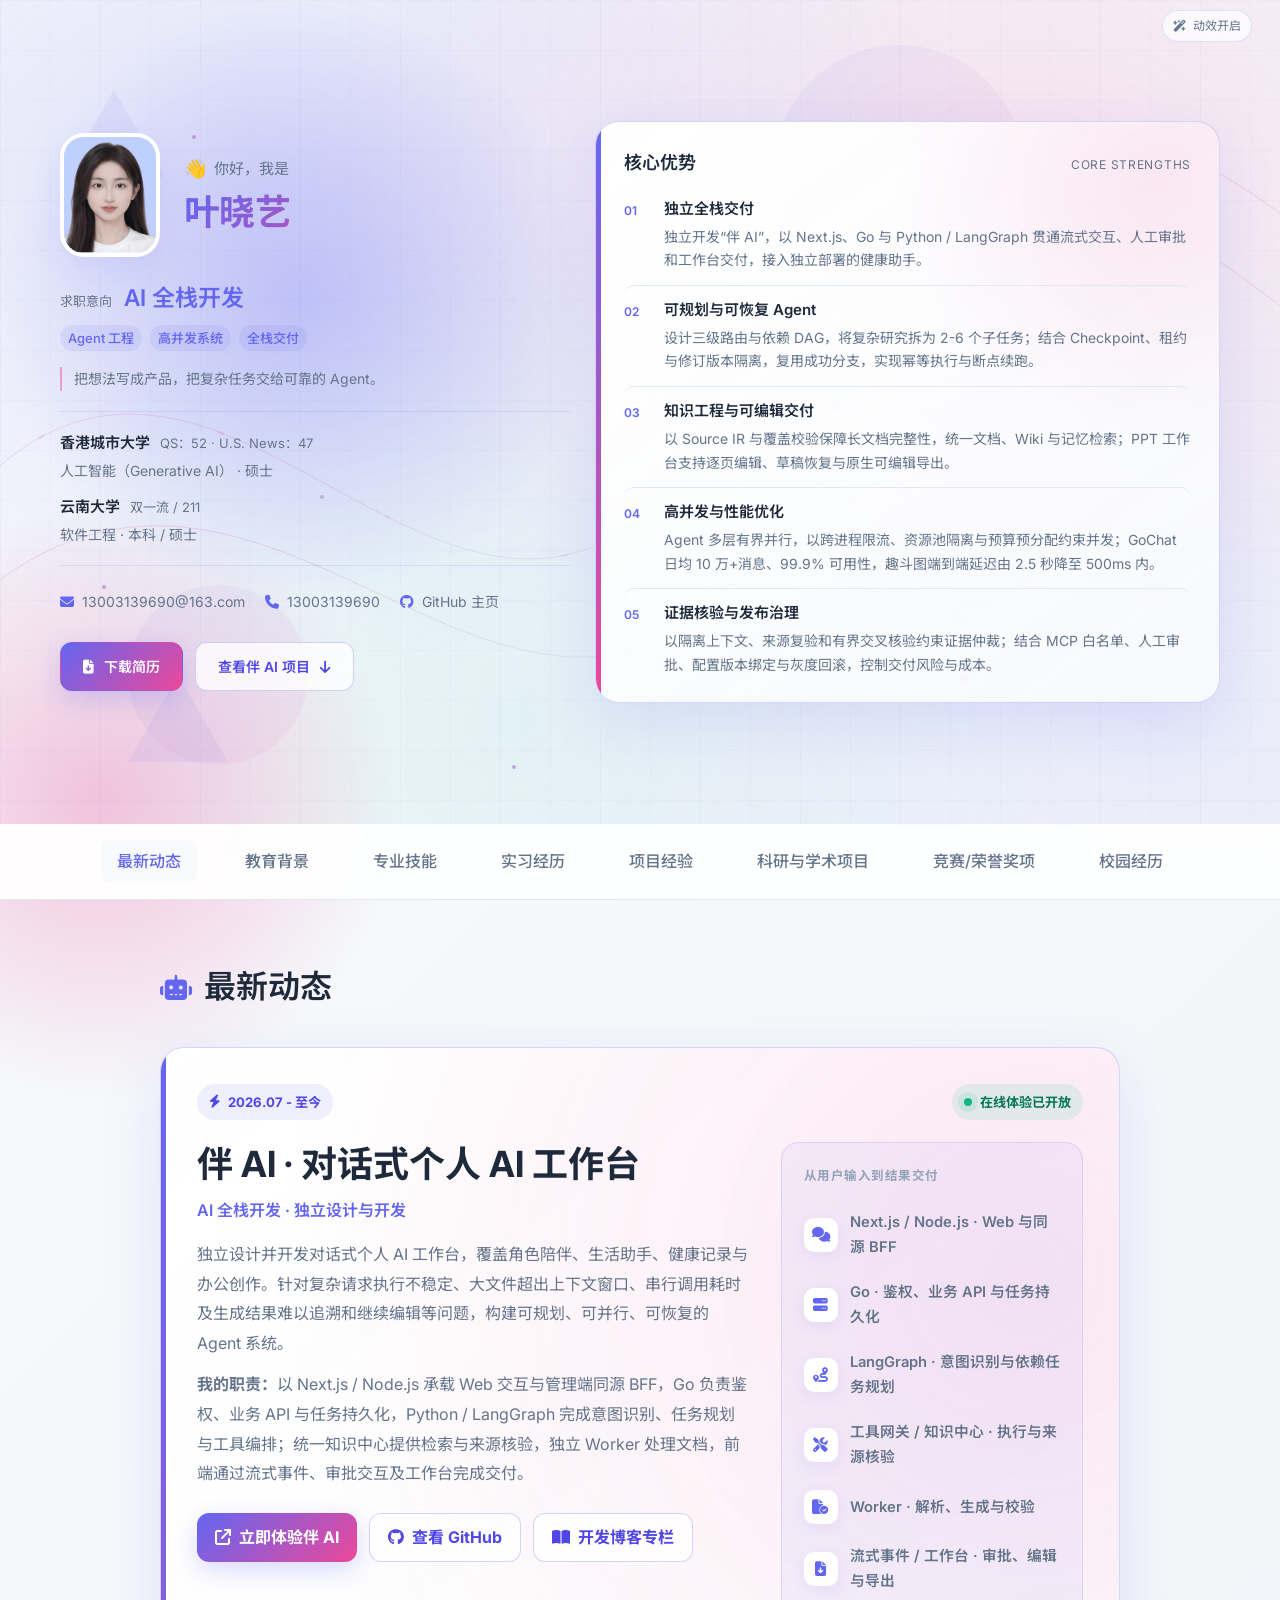
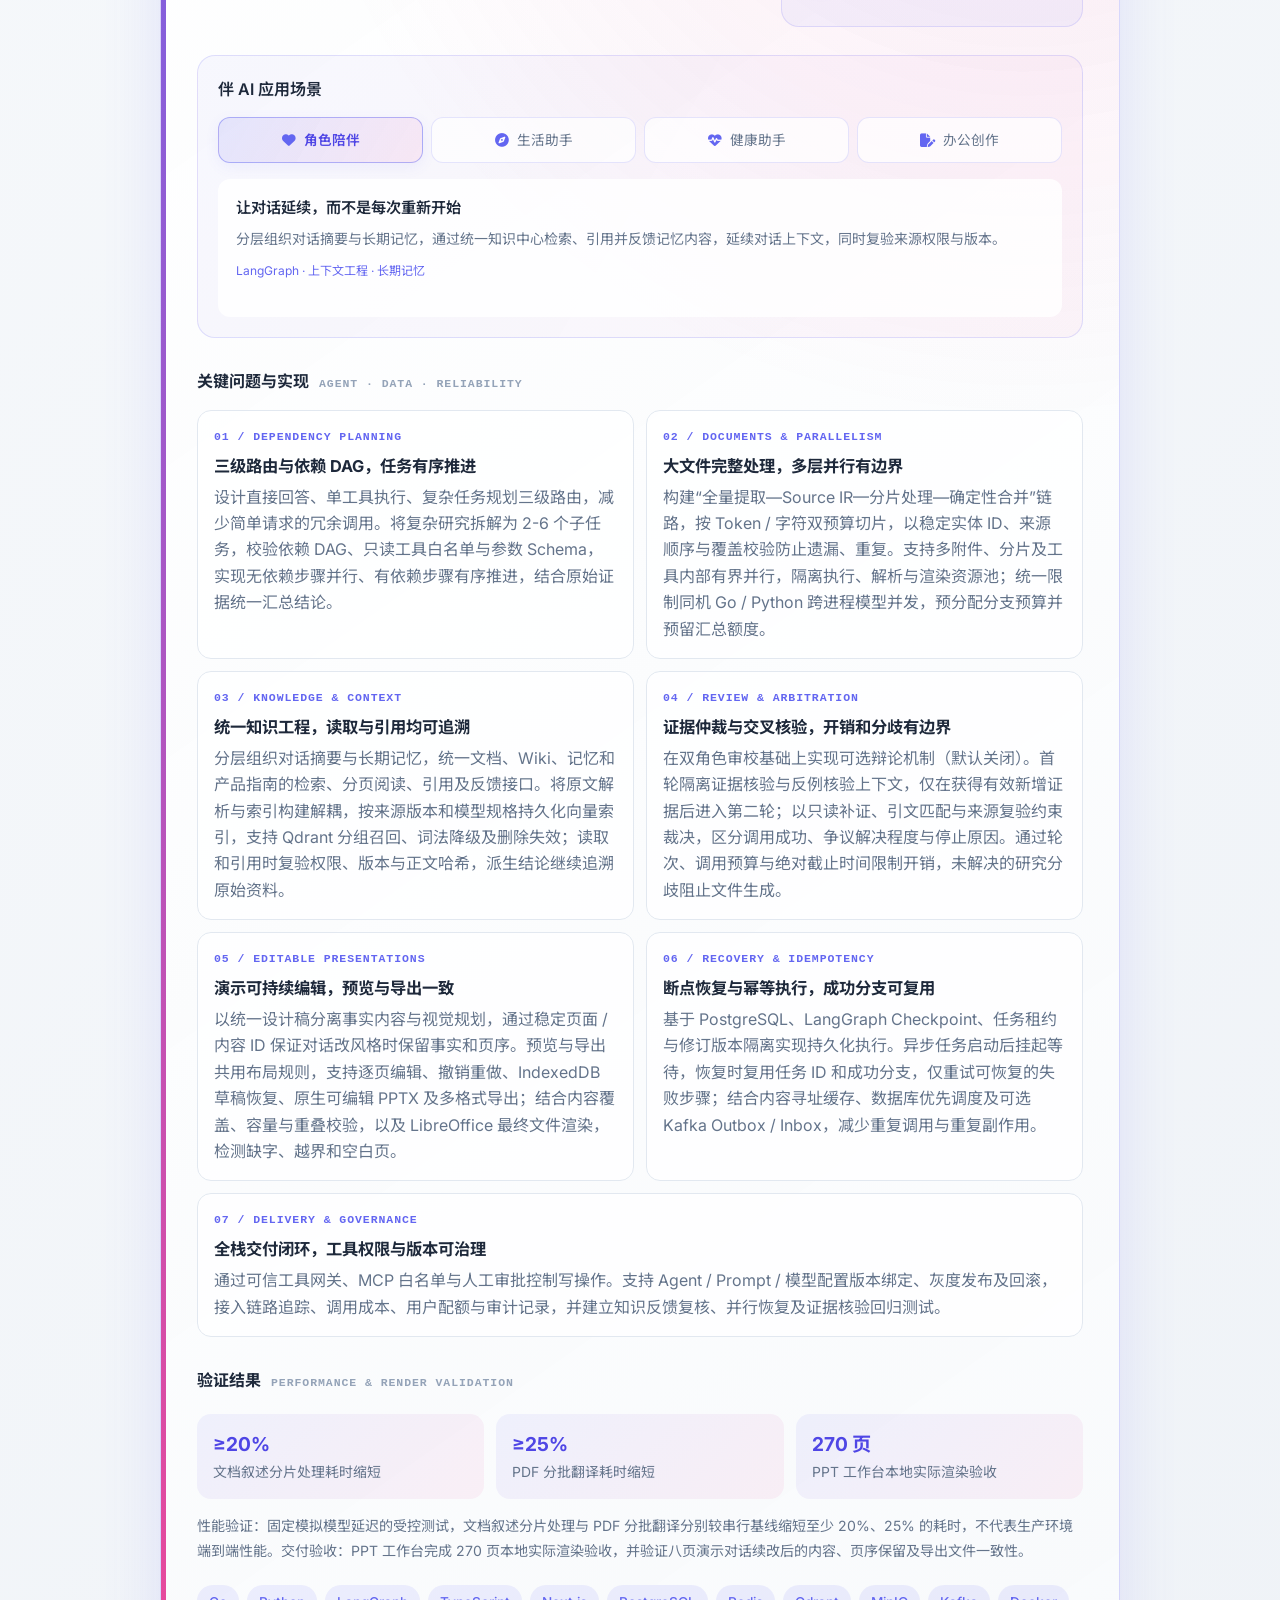
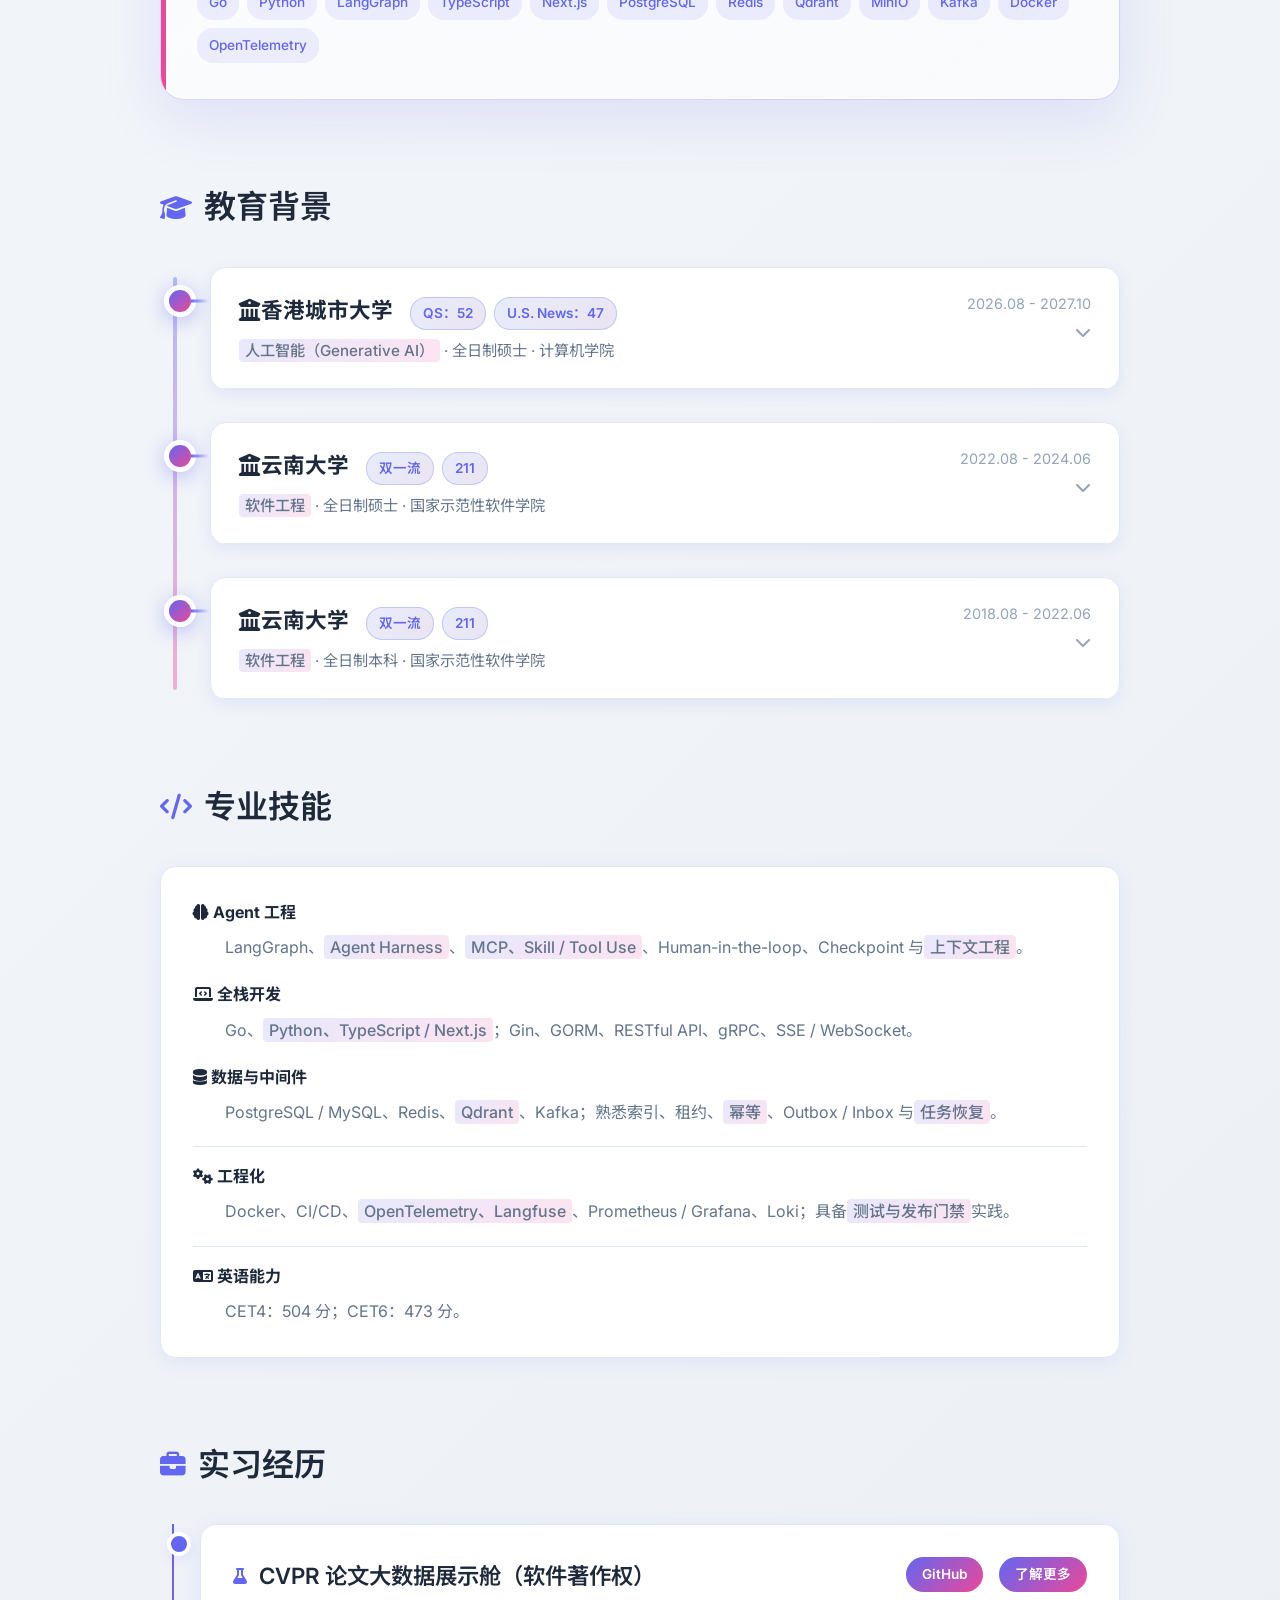
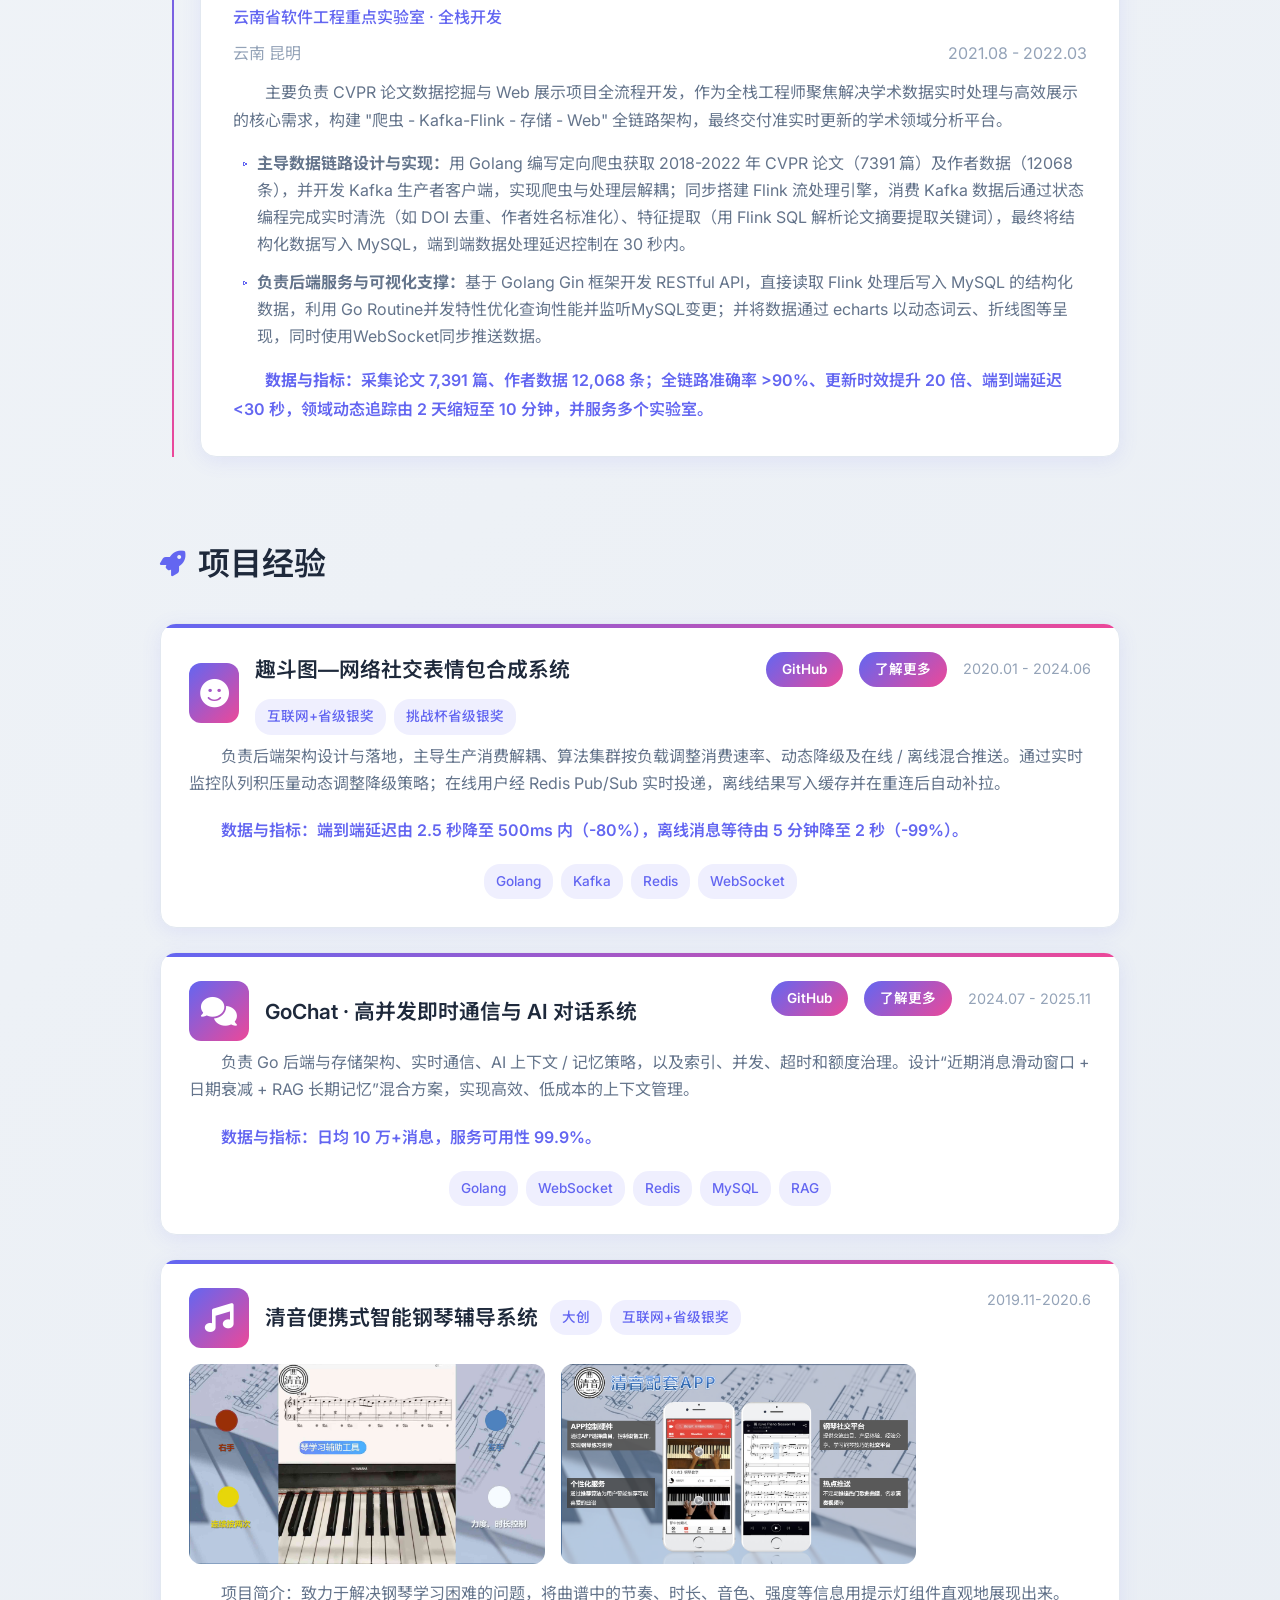
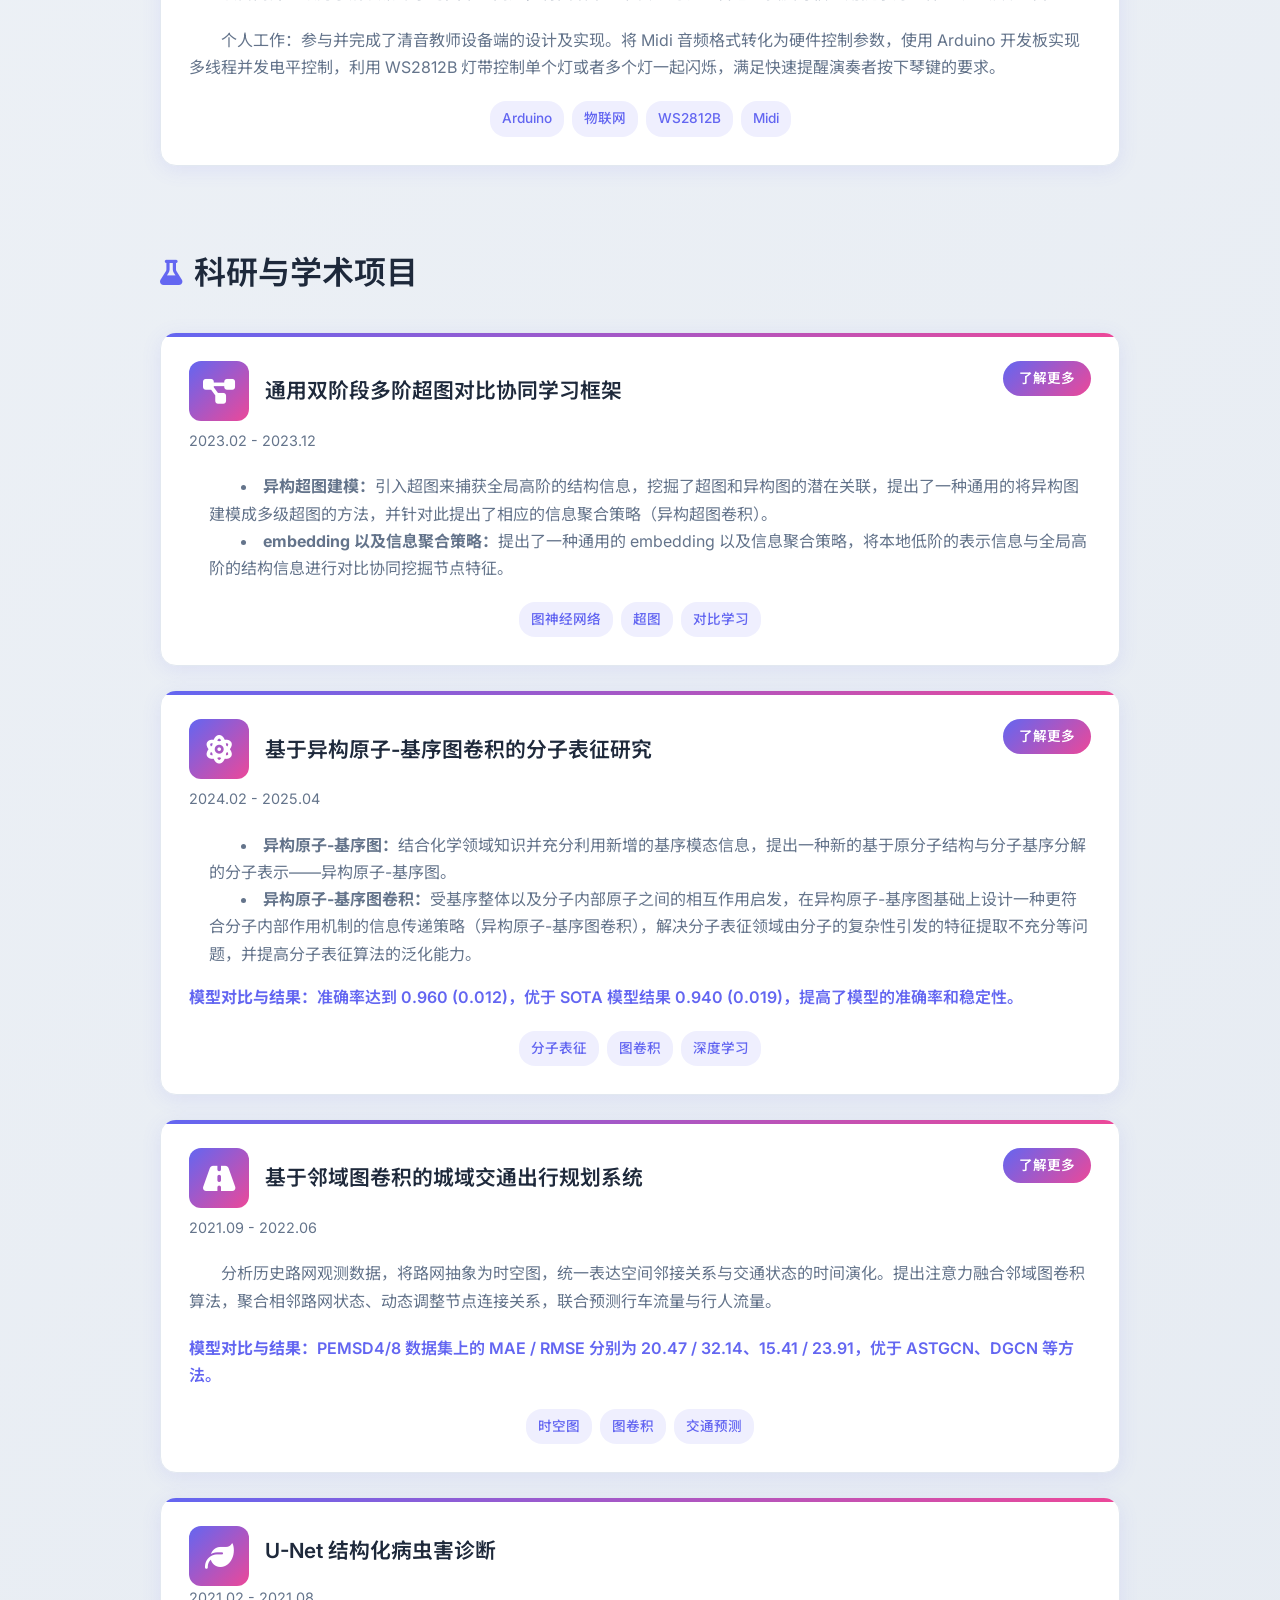
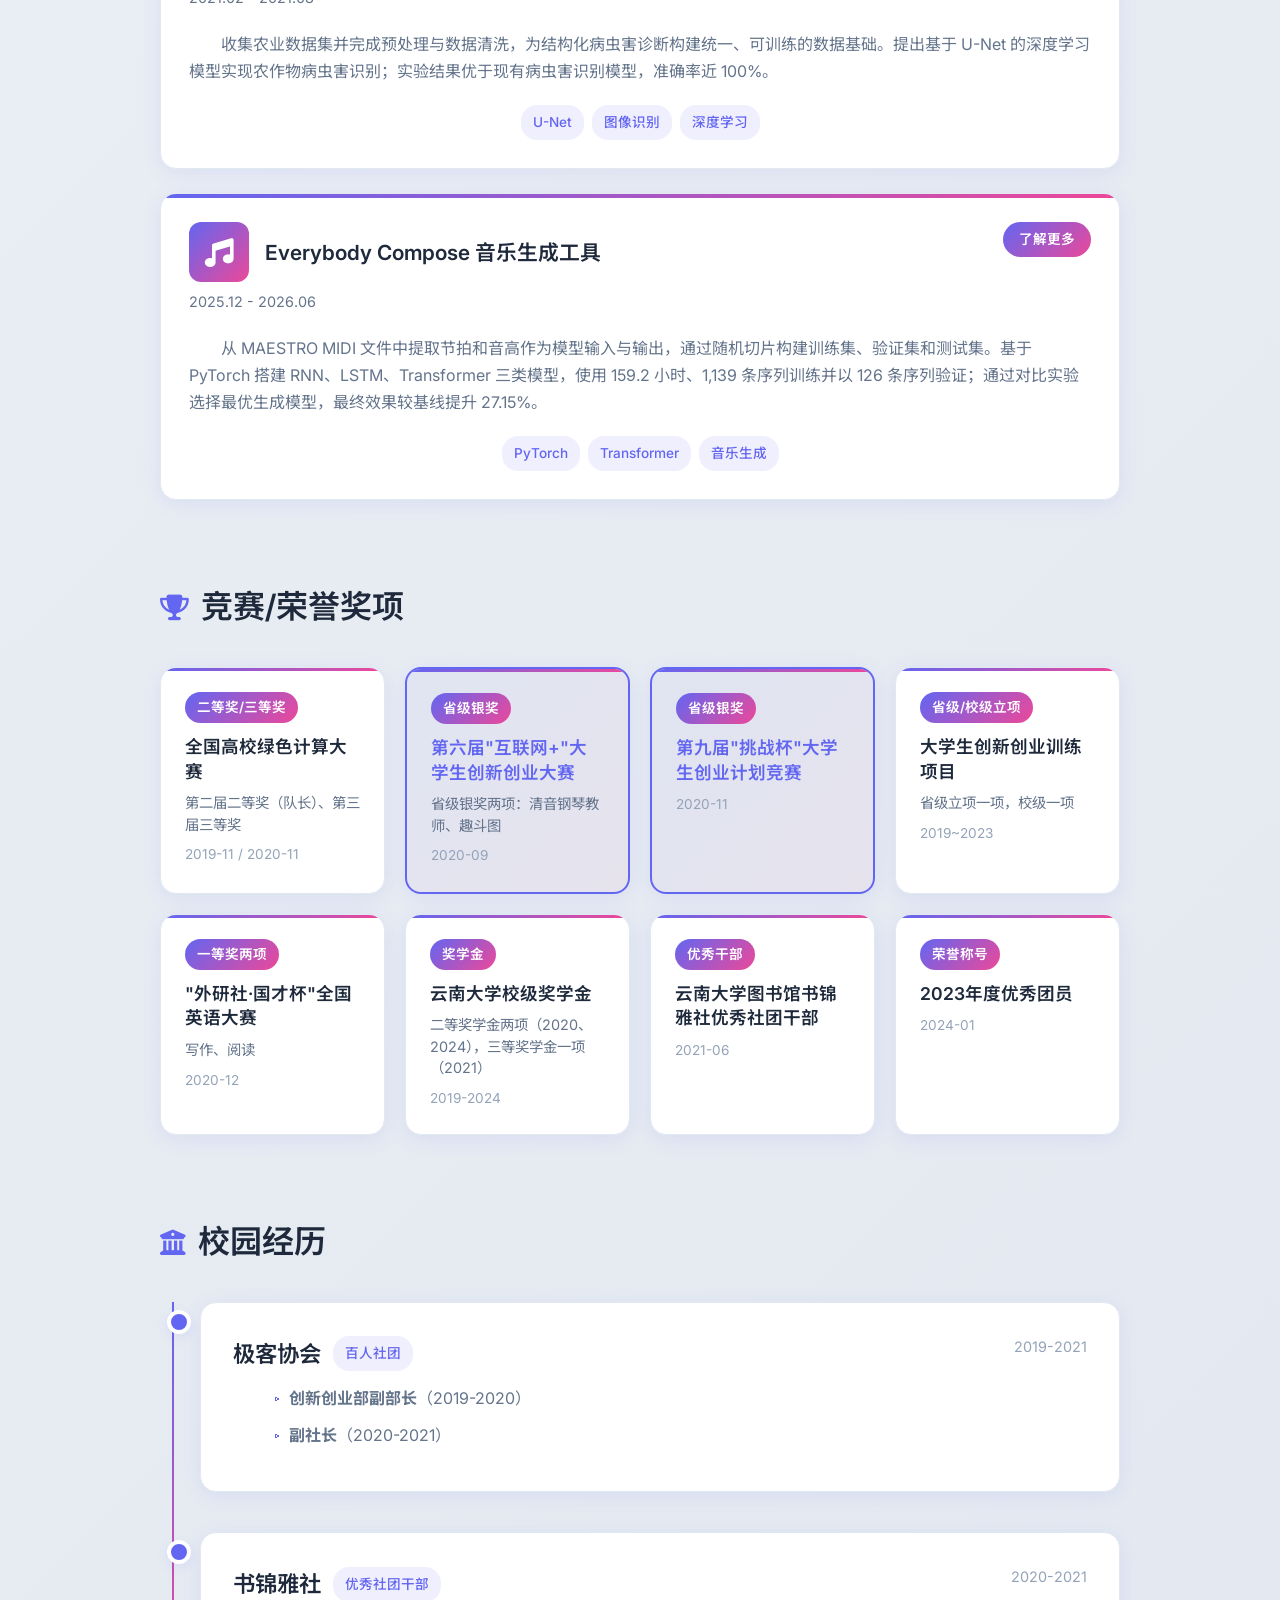
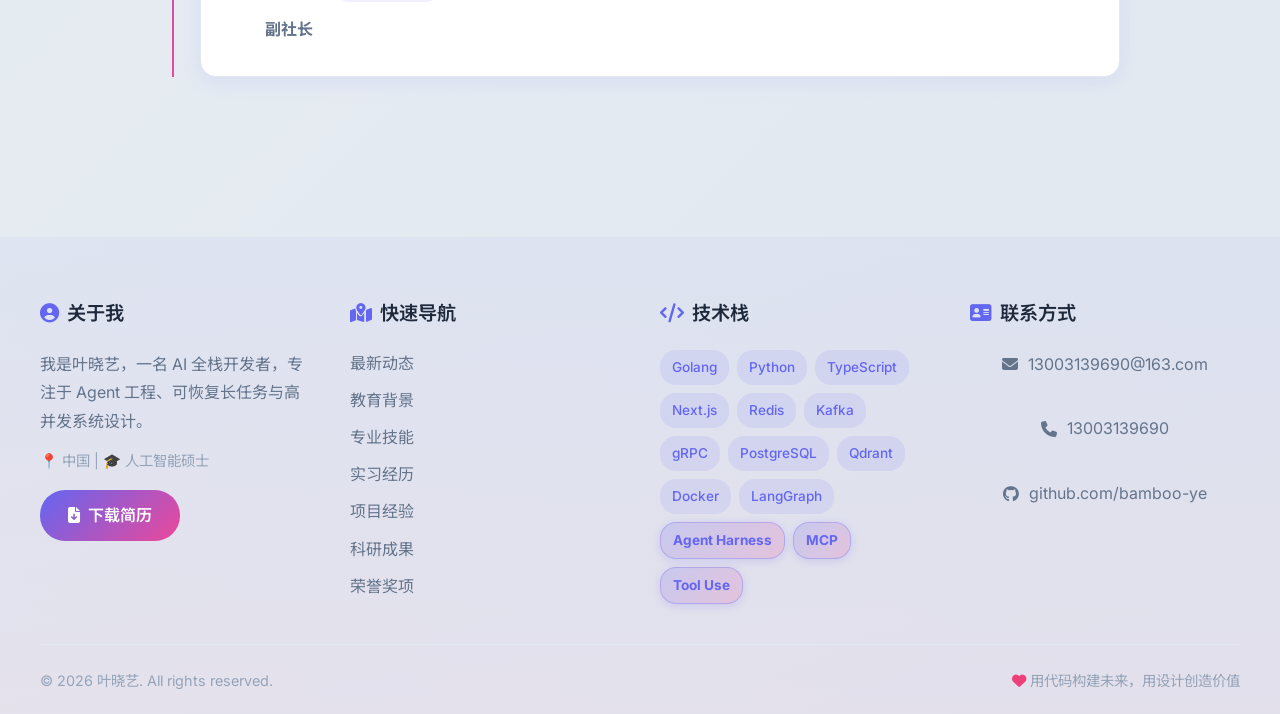
<file: index.html>
<!DOCTYPE html>
<html lang="zh-CN">
<head>
    <meta charset="UTF-8">
    <meta name="viewport" content="width=device-width, initial-scale=1.0">
    <title>叶晓艺 - AI 全栈开发</title>
    <meta name="description" content="叶晓艺的在线简历：AI 全栈开发，专注可规划与可恢复 Agent、统一知识工程、证据核验、可编辑演示生成与高并发系统。">
    <link rel="preload" href="images/profile/avatar.jpg" as="image">
    <link href="https://fonts.googleapis.com/css2?family=Noto+Sans+SC:wght@300;400;500;700&amp;family=Inter:wght@300;400;500;600;700&amp;display=swap" rel="stylesheet">
    <link rel="stylesheet" href="https://cdnjs.cloudflare.com/ajax/libs/font-awesome/6.4.0/css/all.min.css">
    <style>
        * {
            margin: 0;
            padding: 0;
            box-sizing: border-box;
        }

        :root {
            --primary: #6366f1;
            --primary-dark: #4f46e5;
            --secondary: #ec4899;
            --bg-gradient-start: #f8fafc;
            --bg-gradient-end: #e2e8f0;
            --card-bg: #ffffff;
            --bg-secondary: rgba(99, 102, 241, 0.05);
            --text-primary: #1e293b;
            --text-secondary: #64748b;
            --text-muted: #94a3b8;
            --border: #e2e8f0;
            --shadow: rgba(99, 102, 241, 0.1);
        }

        body {
            font-family: 'Inter', 'Noto Sans SC', sans-serif;
            background: linear-gradient(135deg, var(--bg-gradient-start) 0%, var(--bg-gradient-end) 100%);
            color: var(--text-primary);
            line-height: 1.7;
            overflow-x: hidden;
        }

        /* Background Decorations */
        .bg-decorations {
            position: fixed;
            top: 0;
            left: 0;
            width: 100%;
            height: 100%;
            pointer-events: none;
            z-index: 0;
            overflow: hidden;
        }

        .bg-circle {
            position: absolute;
            border-radius: 50%;
            background: linear-gradient(135deg, var(--primary), var(--secondary));
            opacity: 0.06;
            animation: float 20s ease-in-out infinite;
        }

        .bg-circle:nth-child(1) {
            width: 400px;
            height: 400px;
            top: -100px;
            right: -100px;
            animation-delay: 0s;
        }

        .bg-circle:nth-child(2) {
            width: 300px;
            height: 300px;
            bottom: -50px;
            left: -50px;
            animation-delay: -7s;
        }

        .bg-circle:nth-child(3) {
            width: 200px;
            height: 200px;
            top: 40%;
            right: 10%;
            animation-delay: -14s;
        }

        /* Additional dynamic background elements */
        .bg-grid {
            position: absolute;
            top: 0;
            left: 0;
            width: 100%;
            height: 100%;
            background-image: 
                linear-gradient(rgba(99, 102, 241, 0.03) 1px, transparent 1px),
                linear-gradient(90deg, rgba(99, 102, 241, 0.03) 1px, transparent 1px);
            background-size: 50px 50px;
            animation: gridMove 30s linear infinite;
        }

        .bg-particles {
            position: absolute;
            width: 100%;
            height: 100%;
        }

        .particle {
            position: absolute;
            width: 4px;
            height: 4px;
            background: linear-gradient(135deg, var(--primary), var(--secondary));
            border-radius: 50%;
            opacity: 0.3;
            animation: particleFloat 15s ease-in-out infinite;
        }

        .particle:nth-child(1) { top: 20%; left: 10%; animation-delay: 0s; }
        .particle:nth-child(2) { top: 40%; left: 80%; animation-delay: -2s; }
        .particle:nth-child(3) { top: 60%; left: 30%; animation-delay: -4s; }
        .particle:nth-child(4) { top: 80%; left: 70%; animation-delay: -6s; }
        .particle:nth-child(5) { top: 30%; left: 50%; animation-delay: -8s; }
        .particle:nth-child(6) { top: 70%; left: 20%; animation-delay: -10s; }

        @keyframes float {
            0%, 100% {
                transform: translateY(0) rotate(0deg);
            }
            50% {
                transform: translateY(-30px) rotate(15deg);
            }
        }

        @keyframes gridMove {
            0% {
                transform: translateY(0);
            }
            100% {
                transform: translateY(100px);
            }
        }

        @keyframes particleFloat {
            0%, 100% {
                transform: translateY(0) translateX(0) scale(1);
                opacity: 0.4;
            }
            25% {
                transform: translateY(-20px) translateX(10px) scale(1.2);
                opacity: 0.2;
            }
            50% {
                transform: translateY(-40px) translateX(0) scale(1);
                opacity: 0.4;
            }
            75% {
                transform: translateY(-20px) translateX(-10px) scale(1.2);
                opacity: 0.2;
            }
        }

        @keyframes glowPulse {
            0%, 100% {
                opacity: 0.05;
                transform: scale(1);
            }
            50% {
                opacity: 0.15;
                transform: scale(1.1);
            }
        }

        @keyframes textReveal {
            from {
                opacity: 0;
                clip-path: inset(0 100% 0 0);
            }
            to {
                opacity: 1;
                clip-path: inset(0 0 0 0);
            }
        }

        .bg-glow {
            position: fixed;
            width: 600px;
            height: 600px;
            border-radius: 50%;
            background: radial-gradient(circle, rgba(99, 102, 241, 0.3) 0%, transparent 70%);
            pointer-events: none;
            z-index: 0;
            animation: glowPulse 8s ease-in-out infinite;
        }

        .bg-glow:nth-child(1) {
            top: -200px;
            right: -200px;
            animation-delay: 0s;
        }

        .bg-glow:nth-child(2) {
            bottom: -200px;
            left: -200px;
            animation-delay: -4s;
            background: radial-gradient(circle, rgba(236, 72, 153, 0.3) 0%, transparent 70%);
        }

        /* Aurora Background */
        .bg-aurora {
            position: absolute;
            top: 0;
            left: 0;
            width: 100%;
            height: 100%;
            background: 
                radial-gradient(ellipse at 20% 20%, rgba(99, 102, 241, 0.15) 0%, transparent 50%),
                radial-gradient(ellipse at 80% 20%, rgba(236, 72, 153, 0.12) 0%, transparent 50%),
                radial-gradient(ellipse at 40% 80%, rgba(78, 205, 196, 0.1) 0%, transparent 50%),
                radial-gradient(ellipse at 90% 80%, rgba(99, 102, 241, 0.08) 0%, transparent 50%);
            animation: auroraMove 20s ease-in-out infinite;
        }

        @keyframes auroraMove {
            0%, 100% {
                filter: hue-rotate(0deg) blur(0px);
            }
            25% {
                filter: hue-rotate(10deg) blur(2px);
            }
            50% {
                filter: hue-rotate(20deg) blur(0px);
            }
            75% {
                filter: hue-rotate(10deg) blur(2px);
            }
        }

        /* Geometric Shapes */
        .bg-shapes {
            position: absolute;
            width: 100%;
            height: 100%;
        }

        .bg-shape {
            position: absolute;
            opacity: 0.08;
            pointer-events: none;
        }

        .bg-shape.triangle {
            width: 0;
            height: 0;
            border-left: 50px solid transparent;
            border-right: 50px solid transparent;
            border-bottom: 87px solid var(--primary);
            animation: rotateFloat 25s ease-in-out infinite;
        }

        .bg-shape.diamond {
            width: 60px;
            height: 60px;
            background: linear-gradient(135deg, var(--primary), var(--secondary));
            transform: rotate(45deg);
            animation: rotateFloat 30s ease-in-out infinite reverse;
        }

        @keyframes rotateFloat {
            0%, 100% {
                transform: rotate(0deg) translateY(0);
            }
            50% {
                transform: rotate(180deg) translateY(-20px);
            }
        }

        /* Enhanced particles */
        .bg-particles {
            position: absolute;
            width: 100%;
            height: 100%;
        }

        .particle {
            position: absolute;
            border-radius: 50%;
            opacity: 0.5;
        }

        .particle.small { width: 4px; height: 4px; animation: particleFloat 12s ease-in-out infinite; }
        .particle.medium { width: 6px; height: 6px; animation: particleFloat 18s ease-in-out infinite; }
        .particle.large { width: 8px; height: 8px; animation: particleFloat 25s ease-in-out infinite; }

        /* Header / Hero Section */
        .resume-hero {
            position: relative;
            z-index: 10;
            display: grid;
            align-items: center;
            min-height: calc(100svh - 76px);
            padding: 48px 28px;
            background: transparent;
        }

        .hero-content {
            display: grid;
            grid-template-columns: minmax(0, 0.9fr) minmax(0, 1.1fr);
            align-items: center;
            gap: clamp(16px, 2vw, 24px);
            width: 100%;
            max-width: 1160px;
            margin: 0 auto;
        }

        .hero-intro,
        .hero-strengths {
            min-width: 0;
        }

        .hero-identity {
            display: flex;
            align-items: center;
            gap: 24px;
            margin-bottom: 24px;
        }

        .hero-portrait {
            flex: 0 0 auto;
            width: 100px;
            height: 124px;
            overflow: hidden;
            border: 4px solid white;
            border-radius: 24px;
            box-shadow: 0 12px 32px var(--shadow);
        }

        .hero-portrait img {
            display: block;
            width: 100%;
            height: 100%;
            object-fit: cover;
        }

        .hero-greeting {
            display: flex;
            align-items: center;
            gap: 8px;
            margin-bottom: 6px;
            color: var(--text-secondary);
            font-size: 0.9375rem;
        }

        .wave-hand {
            display: inline-block;
            flex-shrink: 0;
            font-size: 1.2em;
            transform-origin: 70% 70%;
            animation: handWave 1.2s ease-in-out infinite;
        }

        @keyframes handWave {
            0%, 100% { transform: rotate(0deg); }
            16% { transform: rotate(15deg); }
            33% { transform: rotate(-10deg); }
            50% { transform: rotate(15deg); }
            66% { transform: rotate(-5deg); }
            83% { transform: rotate(10deg); }
        }

        .hero-name {
            display: block;
            width: fit-content;
            margin: 0;
            font-size: clamp(2rem, 2.8vw, 2.5rem);
            line-height: 1.25;
            letter-spacing: -0.02em;
        }

        .hero-name::after {
            display: none;
        }

        .hero-role {
            display: flex;
            flex-wrap: wrap;
            align-items: baseline;
            gap: 12px;
            margin-bottom: 10px;
        }

        .hero-role span {
            color: var(--text-secondary);
            font-size: 0.8125rem;
        }

        .hero-role strong {
            color: var(--primary);
            font-size: clamp(1.25rem, 1.8vw, 1.5rem);
            line-height: 1.5;
            font-weight: 600;
        }

        .hero-focus {
            display: flex;
            flex-wrap: wrap;
            gap: 8px;
            margin-bottom: 24px;
            color: var(--text-secondary);
            font-size: 0.8125rem;
        }

        .hero-focus span {
            padding: 2px 8px;
            border-radius: 16px;
            background: rgba(99, 102, 241, 0.1);
            color: var(--primary);
            font-size: inherit;
            font-weight: 500;
        }

        .hero-education {
            display: grid;
            gap: 12px;
            padding: 18px 0;
            border-top: 1px solid rgba(99, 102, 241, 0.14);
            border-bottom: 1px solid rgba(99, 102, 241, 0.14);
        }

        .hero-school {
            display: flex;
            flex-wrap: wrap;
            align-items: baseline;
            gap: 3px 10px;
        }

        .hero-school strong {
            font-size: 0.9375rem;
            font-weight: 600;
        }

        .hero-school span {
            color: var(--text-secondary);
            font-size: 0.8125rem;
        }

        .hero-education p {
            margin-top: 3px;
            color: var(--text-secondary);
            font-size: 0.875rem;
        }

        .hero-contact {
            display: flex;
            flex-wrap: wrap;
            gap: 4px 20px;
            margin: 16px 0 20px;
        }

        .hero-contact a {
            display: inline-flex;
            align-items: center;
            gap: 8px;
            min-height: 40px;
            max-width: 100%;
            color: var(--text-secondary);
            font-size: 0.875rem;
            text-decoration: none;
            overflow-wrap: anywhere;
        }

        .hero-contact a:hover {
            color: var(--primary-dark);
        }

        .hero-contact i {
            color: var(--primary);
            flex-shrink: 0;
        }

        .hero-actions {
            display: flex;
            flex-wrap: wrap;
            gap: 12px;
        }

        .hero-button {
            display: inline-flex;
            align-items: center;
            justify-content: center;
            gap: 10px;
            min-height: 48px;
            padding: 12px 22px;
            border: 1px solid rgba(99, 102, 241, 0.25);
            border-radius: 12px;
            font-size: 0.875rem;
            font-weight: 600;
            text-decoration: none;
            transition: transform 0.25s ease, box-shadow 0.25s ease;
        }

        .hero-button.primary {
            border-color: transparent;
        }

        .resume-hero a:focus-visible {
            outline: 3px solid var(--primary);
            outline-offset: 4px;
        }

        .hero-strengths {
            padding: 26px 28px 12px;
        }

        .hero-strengths-heading {
            display: flex;
            align-items: baseline;
            justify-content: space-between;
            gap: 12px;
            margin-bottom: 6px;
        }

        .hero-strengths-heading h2 {
            margin: 0;
            font-size: 1.125rem;
            font-weight: 600;
        }

        .hero-strengths-heading span {
            color: var(--text-secondary);
            font-size: 0.75rem;
            letter-spacing: 0.06em;
        }

        .hero-strength-list {
            list-style: none;
        }

        .hero-strength-list li {
            display: grid;
            grid-template-columns: 28px minmax(0, 1fr);
            gap: 12px;
            padding: 13px 0;
        }

        .hero-strength-list li + li {
            border-top: 1px solid var(--border);
        }

        .hero-strength-number {
            padding-top: 3px;
            color: var(--primary);
            font-family: 'Inter', sans-serif;
            font-size: 0.75rem;
            font-weight: 600;
        }

        .hero-strength-list h3 {
            margin-bottom: 4px;
            color: var(--text-primary);
            font-size: 0.9375rem;
            font-weight: 600;
            line-height: 1.5;
        }

        .hero-strength-list p {
            color: var(--text-secondary);
            font-size: 0.875rem;
            line-height: 1.7;
            overflow-wrap: anywhere;
        }

        @keyframes shimmer {
            0% { background-position: -200% center; }
            100% { background-position: 200% center; }
        }

        /* Enhanced button styles */
        .project-button {
            position: relative;
            overflow: hidden;
        }

        .project-button::before {
            content: '';
            position: absolute;
            top: 0;
            left: -100%;
            width: 100%;
            height: 100%;
            background: linear-gradient(90deg, transparent, rgba(255, 255, 255, 0.3), transparent);
            animation: shimmer 2s infinite;
        }

        .project-button:hover {
            transform: translateY(-4px) scale(1.02);
            box-shadow: 0 12px 30px rgba(99, 102, 241, 0.3);
        }

        /* Back to Top Button */
        .back-to-top {
            position: fixed;
            bottom: 30px;
            right: 30px;
            width: 50px;
            height: 50px;
            background: linear-gradient(135deg, var(--primary), var(--secondary));
            color: white;
            border: none;
            border-radius: 50%;
            cursor: pointer;
            display: flex;
            align-items: center;
            justify-content: center;
            font-size: 1.2rem;
            box-shadow: 0 4px 15px rgba(99, 102, 241, 0.3);
            z-index: 1000;
            opacity: 0;
            visibility: hidden;
            transition: all 0.3s ease;
        }

        .back-to-top.visible {
            opacity: 1;
            visibility: visible;
        }

        .back-to-top:hover {
            transform: translateY(-5px);
            box-shadow: 0 8px 25px rgba(99, 102, 241, 0.4);
        }

        h1 {
            font-size: 2.8rem;
            font-weight: 700;
            background: linear-gradient(135deg, var(--primary) 0%, var(--secondary) 100%);
            -webkit-background-clip: text;
            -webkit-text-fill-color: transparent;
            background-clip: text;
            margin-bottom: 20px;
            line-height: 1.2;
            position: relative;
            display: inline-block;
        }

        h1::after {
            content: '';
            position: absolute;
            bottom: -8px;
            left: 0;
            width: 100%;
            height: 3px;
            background: linear-gradient(90deg, var(--primary), var(--secondary), transparent);
            border-radius: 2px;
        }

        .title {
            font-size: 1.3rem;
            color: var(--text-secondary);
            margin-bottom: 12px;
            font-weight: 500;
        }

        .tagline {
            font-size: 1rem;
            color: var(--text-muted);
            margin-bottom: 20px;
        }

        .contact-info {
            display: flex;
            justify-content: center;
            gap: 24px;
            flex-wrap: wrap;
            margin-bottom: 40px;
        }

        .contact-item {
            display: flex;
            align-items: center;
            gap: 8px;
            color: var(--text-secondary);
            font-size: 1rem;
            padding: 8px 16px;
            background: var(--card-bg);
            border-radius: 24px;
            border: 1px solid var(--border);
            transition: all 0.3s ease;
            cursor: pointer;
            text-decoration: none;
        }

        .contact-item:hover {
            transform: translateY(-3px);
            border-color: var(--primary);
            color: var(--primary);
        }

        .contact-item i {
            font-size: 1.1rem;
        }


        /* Navigation */
        nav {
            position: sticky;
            top: 0;
            z-index: 100;
            background: rgba(255, 255, 255, 0.95);
            backdrop-filter: blur(10px);
            border-bottom: 1px solid var(--border);
        }

        .nav-container {
            max-width: 1200px;
            margin: 0 auto;
            padding: 16px 20px;
            display: flex;
            justify-content: center;
            gap: 32px;
            flex-wrap: wrap;
        }

        .nav-link {
            color: var(--text-secondary);
            text-decoration: none;
            font-weight: 500;
            transition: all 0.3s ease;
            padding: 8px 16px;
            border-radius: 8px;
        }

        .nav-link:hover {
            color: var(--primary);
            background: var(--bg-gradient-start);
        }

        /* Main Content */
        .container {
            position: relative;
            z-index: 10;
            max-width: 1000px;
            margin: 0 auto;
            padding: 60px 20px;
        }

        section {
            margin-bottom: 80px;
            scroll-margin-top: 100px;
        }

        #campus {
            margin-bottom: 40px;
        }

        h2 {
            font-size: 2rem;
            color: var(--text-primary);
            margin-bottom: 32px;
            display: flex;
            align-items: center;
            gap: 12px;
            font-weight: 600;
        }

        h2 i {
            font-size: 1.6rem;
            color: var(--primary);
        }

        /* Shared feature-card styling keeps the hero and project sections consistent. */
        .hero-strengths,
        .latest-card {
            position: relative;
            overflow: hidden;
            border: 1px solid rgba(99, 102, 241, 0.25);
            border-radius: 24px;
            background:
                radial-gradient(circle at 90% 10%, rgba(236, 72, 153, 0.12), transparent 34%),
                linear-gradient(145deg, rgba(255, 255, 255, 0.98), rgba(248, 250, 252, 0.94));
            box-shadow: 0 18px 60px rgba(99, 102, 241, 0.14);
        }

        .hero-strengths::before,
        .latest-card::before {
            content: '';
            position: absolute;
            inset: 0 auto 0 0;
            width: 5px;
            background: linear-gradient(180deg, var(--primary), var(--secondary));
        }

        /* Latest Update */
        .latest-card {
            padding: 36px;
        }

        .latest-topline {
            display: flex;
            align-items: center;
            justify-content: space-between;
            gap: 16px;
            margin-bottom: 22px;
        }

        .latest-kicker,
        .latest-status {
            display: inline-flex;
            align-items: center;
            gap: 8px;
            padding: 7px 12px;
            border-radius: 999px;
            font-size: 0.82rem;
            font-weight: 700;
        }

        .latest-kicker {
            color: var(--primary-dark);
            background: rgba(99, 102, 241, 0.1);
        }

        .latest-status {
            color: #047857;
            background: rgba(16, 185, 129, 0.1);
        }

        .latest-status::before {
            content: '';
            width: 8px;
            height: 8px;
            border-radius: 50%;
            background: #10b981;
            box-shadow: 0 0 0 6px rgba(16, 185, 129, 0.12);
            animation: statusPulse 1.8s ease-in-out infinite;
        }

        @keyframes statusPulse {
            50% { box-shadow: 0 0 0 10px rgba(16, 185, 129, 0); }
        }

        .latest-layout {
            display: grid;
            grid-template-columns: minmax(0, 1.55fr) minmax(260px, 0.85fr);
            gap: 32px;
            align-items: start;
        }

        .latest-card h3 {
            margin-bottom: 10px;
            font-size: clamp(1.65rem, 3vw, 2.25rem);
            line-height: 1.25;
        }

        .latest-role {
            margin-bottom: 16px;
            color: var(--primary);
            font-weight: 600;
        }

        .latest-lead {
            color: var(--text-secondary);
            line-height: 1.85;
        }

        .latest-actions {
            display: flex;
            flex-wrap: wrap;
            gap: 12px;
            margin-top: 24px;
        }

        .latest-button {
            display: inline-flex;
            align-items: center;
            justify-content: center;
            gap: 8px;
            min-height: 44px;
            padding: 10px 18px;
            border-radius: 12px;
            font-weight: 700;
            text-decoration: none;
            transition: transform 0.25s ease, box-shadow 0.25s ease;
        }

        .hero-button.primary,
        .latest-button.primary {
            color: white;
            background: linear-gradient(135deg, var(--primary), var(--secondary));
            box-shadow: 0 8px 24px rgba(99, 102, 241, 0.24);
        }

        .hero-button.secondary,
        .latest-button.secondary {
            color: var(--primary-dark);
            border: 1px solid rgba(99, 102, 241, 0.28);
            background: rgba(255, 255, 255, 0.78);
        }

        .hero-button:hover,
        .latest-button:hover {
            transform: translateY(-3px);
            box-shadow: 0 12px 28px rgba(99, 102, 241, 0.24);
        }

        .latest-flow {
            padding: 22px;
            border: 1px solid rgba(99, 102, 241, 0.16);
            border-radius: 18px;
            background: rgba(99, 102, 241, 0.055);
        }

        .latest-flow-label {
            margin-bottom: 14px;
            color: var(--text-muted);
            font-size: 0.78rem;
            font-weight: 700;
            letter-spacing: 0.12em;
            text-transform: uppercase;
        }

        .latest-flow-step {
            display: flex;
            align-items: center;
            gap: 12px;
            padding: 10px 0;
            color: var(--text-secondary);
            font-size: 0.92rem;
            font-weight: 600;
        }

        .latest-flow-step i {
            width: 34px;
            height: 34px;
            display: inline-flex;
            align-items: center;
            justify-content: center;
            flex: 0 0 34px;
            border-radius: 10px;
            color: var(--primary);
            background: white;
            box-shadow: 0 4px 14px rgba(99, 102, 241, 0.1);
        }

        .latest-highlights {
            display: grid;
            grid-template-columns: repeat(2, minmax(0, 1fr));
            gap: 12px;
            margin-top: 14px;
        }

        .latest-section-heading {
            display: flex;
            align-items: baseline;
            gap: 10px;
            margin-top: 30px;
            color: var(--text-primary);
            font-weight: 700;
        }

        .latest-section-heading span {
            color: var(--text-muted);
            font-family: 'SFMono-Regular', Consolas, 'Liberation Mono', monospace;
            font-size: 0.72rem;
            font-weight: 700;
            letter-spacing: 0.08em;
        }

        .latest-highlight {
            position: relative;
            padding: 16px;
            border: 1px solid var(--border);
            border-radius: 14px;
            background: rgba(255, 255, 255, 0.74);
            color: var(--text-secondary);
            line-height: 1.65;
            transition: transform 0.25s ease, border-color 0.25s ease, box-shadow 0.25s ease;
        }

        .latest-highlight:hover {
            transform: translateY(-2px);
            border-color: rgba(99, 102, 241, 0.28);
            box-shadow: 0 10px 28px rgba(99, 102, 241, 0.09);
        }

        .latest-highlight-label {
            display: block;
            margin-bottom: 7px;
            color: var(--primary);
            font-family: 'SFMono-Regular', Consolas, 'Liberation Mono', monospace;
            font-size: 0.72rem;
            font-weight: 700;
            letter-spacing: 0.08em;
        }

        .latest-highlight strong {
            display: block;
            margin-bottom: 4px;
            color: var(--text-primary);
            font-size: 1.02rem;
        }

        .latest-metrics {
            display: grid;
            grid-template-columns: repeat(auto-fit, minmax(190px, 1fr));
            gap: 12px;
            margin-top: 20px;
        }

        .latest-metric {
            padding: 14px 16px;
            border-radius: 14px;
            color: var(--text-secondary);
            background: linear-gradient(135deg, rgba(99, 102, 241, 0.08), rgba(236, 72, 153, 0.07));
            font-size: 0.87rem;
        }

        .latest-metric strong {
            display: block;
            color: var(--primary-dark);
            font-size: 1.2rem;
        }

        .latest-verification {
            margin-top: 14px;
            color: var(--text-secondary);
            font-size: 0.88rem;
            line-height: 1.8;
        }

        .research-date {
            color: var(--text-secondary);
            font-size: 0.9rem;
        }

        .card {
            background: var(--card-bg);
            border-radius: 16px;
            padding: 32px;
            box-shadow: 0 4px 20px var(--shadow);
            border: 1px solid var(--border);
            transition: all 0.4s ease;
            position: relative;
            overflow: hidden;
            margin-bottom: 24px;
        }

        .card:hover {
            transform: translateY(-4px);
            box-shadow: 0 12px 40px var(--shadow);
        }

        .card h3 {
            font-size: 1.4rem;
            color: var(--text-primary);
            margin-bottom: 12px;
            display: flex;
            align-items: center;
            gap: 10px;
            font-weight: 600;
        }

        .card h3 i {
            color: var(--primary);
            font-size: 1.2rem;
        }

        .card p {
            color: var(--text-secondary);
            line-height: 1.8;
        }

        .card-meta {
            display: flex;
            gap: 16px;
            margin-bottom: 16px;
            flex-wrap: wrap;
        }

        .meta-item {
            display: flex;
            align-items: center;
            gap: 6px;
            color: var(--text-muted);
            font-size: 0.95rem;
        }

        .meta-item i {
            color: var(--primary);
            font-size: 0.9rem;
        }

        /* Skills Section */
        .skills-grid {
            display: grid;
            grid-template-columns: repeat(auto-fit, minmax(280px, 1fr));
            gap: 24px;
        }

        .skill-category {
            background: var(--card-bg);
            border-radius: 16px;
            padding: 28px;
            box-shadow: 0 4px 20px var(--shadow);
            border: 1px solid var(--border);
            transition: all 0.4s ease;
        }

        .skill-category:hover {
            transform: translateY(-4px);
            box-shadow: 0 12px 40px var(--shadow);
        }

        .skill-category h3 {
            font-size: 1.2rem;
            color: var(--text-primary);
            margin-bottom: 20px;
            display: flex;
            align-items: center;
            gap: 10px;
            font-weight: 600;
        }

        .skill-category h3 i {
            color: var(--primary);
        }

        .skill-tags {
            display: flex;
            flex-wrap: wrap;
            gap: 10px;
        }

        .skill-tag {
            padding: 8px 16px;
            background: linear-gradient(135deg, rgba(99, 102, 241, 0.1), rgba(236, 72, 153, 0.1));
            border: 1px solid rgba(99, 102, 241, 0.2);
            border-radius: 20px;
            color: var(--text-secondary);
            font-size: 0.9rem;
            font-weight: 500;
            transition: all 0.3s ease;
        }

        .skill-tag:hover {
            background: linear-gradient(135deg, var(--primary), var(--secondary));
            color: white;
            border-color: transparent;
        }

        /* Timeline for Experience */
        .timeline {
            position: relative;
            padding-left: 40px;
        }

        .timeline::before {
            content: '';
            position: absolute;
            left: 12px;
            top: 0;
            bottom: 0;
            width: 2px;
            background: linear-gradient(180deg, var(--primary), var(--secondary));
        }

        .timeline-item {
            position: relative;
            margin-bottom: 40px;
        }

        .timeline-item::before {
            content: '';
            position: absolute;
            left: -33px;
            top: 8px;
            width: 16px;
            height: 16px;
            border-radius: 50%;
            background: var(--primary);
            border: 4px solid var(--card-bg);
            box-shadow: 0 4px 12px var(--shadow);
        }

        .timeline-item .card {
            margin-bottom: 0;
        }

        .timeline-item h3 {
            margin-bottom: 8px;
        }

        .timeline-item .subtitle {
            color: var(--primary);
            font-weight: 500;
            margin-bottom: 8px;
            font-size: 1rem;
        }

        .timeline-item .date {
            color: var(--text-muted);
            font-size: 0.9rem;
            margin-bottom: 16px;
        }

        .timeline-item ul {
            list-style: none;
            margin-top: 16px;
        }

        .timeline-item li {
            color: var(--text-secondary);
            margin-bottom: 10px;
            padding-left: 24px;
            position: relative;
            line-height: 1.7;
        }

        .timeline-item li::before {
            content: '▹';
            position: absolute;
            left: 8px;
            color: var(--primary);
        }

        /* Education Timeline */
        .education-timeline {
            position: relative;
            padding-left: 50px;
        }

        .education-timeline::before {
            content: '';
            position: absolute;
            left: 13px;
            top: 10px;
            bottom: 10px;
            width: 4px;
            background: linear-gradient(180deg, var(--primary), var(--secondary));
            border-radius: 4px;
            opacity: 0.4;
        }

        .education-item {
            position: relative;
            margin-bottom: 32px;
            animation: fadeInUp 0.6s ease forwards;
            opacity: 0;
        }

        .education-item:nth-child(1) { animation-delay: 0.1s; }
        .education-item:nth-child(2) { animation-delay: 0.2s; }
        .education-item:nth-child(3) { animation-delay: 0.3s; }

        .edu-timeline-dot {
            position: absolute;
            left: -46px;
            top: 18px;
            width: 32px;
            height: 32px;
            background: linear-gradient(135deg, var(--primary), var(--secondary));
            border-radius: 50%;
            border: 5px solid var(--card-bg);
            box-shadow: 0 4px 20px rgba(99, 102, 241, 0.4);
            z-index: 2;
            display: flex;
            align-items: center;
            justify-content: center;
            animation: pulse 2s ease-in-out infinite;
        }

        .edu-timeline-dot::after {
            content: '';
            position: absolute;
            left: 100%;
            top: 50%;
            transform: translateY(-50%);
            width: 18px;
            height: 3px;
            background: linear-gradient(90deg, var(--primary), transparent);
        }

        @keyframes pulse {
            0%, 100% {
                box-shadow: 0 4px 20px rgba(99, 102, 241, 0.4);
            }
            50% {
                box-shadow: 0 4px 30px rgba(99, 102, 241, 0.6);
            }
        }

        .edu-card {
            flex: 1;
            background: var(--card-bg);
            border-radius: 16px;
            border: 1px solid var(--border);
            overflow: hidden;
            transition: all 0.3s ease;
            box-shadow: 0 4px 15px var(--shadow);
        }

        .edu-card:hover {
            transform: translateY(-4px) scale(1.02);
            box-shadow: 0 8px 30px var(--shadow);
            border-color: var(--primary);
        }

        .edu-header {
            display: flex;
            justify-content: space-between;
            align-items: flex-start;
            padding: 24px 28px;
            cursor: pointer;
            user-select: none;
            border-bottom: 1px solid var(--border);
        }

        .edu-header:hover {
            background: var(--bg-secondary);
        }

        .edu-header-left {
            text-align: left;
        }

        .edu-header-left h3 {
            margin: 0 0 8px 0;
            font-size: 1.35rem;
            color: var(--text-primary);
        }

        .edu-major {
            color: var(--primary);
            font-size: 1.05rem;
            margin: 0;
            font-weight: 600;
        }

        .edu-tags-inline {
            margin-left: 12px;
            display: inline-flex;
            gap: 8px;
            flex-wrap: wrap;
        }

        .edu-tag-small {
            background: linear-gradient(135deg, rgba(102, 126, 234, 0.15), rgba(118, 75, 162, 0.15));
            color: var(--primary);
            padding: 4px 12px;
            border-radius: 16px;
            font-size: 0.85rem;
            font-weight: 600;
            border: 1px solid rgba(102, 126, 234, 0.3);
        }

        .edu-header-right {
            text-align: right;
            display: flex;
            flex-direction: column;
            align-items: flex-end;
            gap: 8px;
        }

        .edu-tags {
            display: flex;
            gap: 8px;
            flex-wrap: wrap;
            justify-content: flex-end;
        }

        .edu-tag {
            background: linear-gradient(135deg, rgba(102, 126, 234, 0.1), rgba(118, 75, 162, 0.1));
            color: var(--primary);
            padding: 4px 12px;
            border-radius: 20px;
            font-size: 0.85rem;
            font-weight: 500;
            border: 1px solid rgba(102, 126, 234, 0.2);
        }

        .edu-date {
            color: var(--text-muted);
            font-size: 0.9rem;
            margin: 0;
        }

        .edu-toggle {
            transition: transform 0.3s ease;
            color: var(--text-muted);
            margin-left: 8px;
        }

        .edu-toggle.active {
            transform: rotate(180deg);
        }

        .edu-details {
            max-height: 0;
            overflow: hidden;
            transition: max-height 0.4s ease, padding 0.4s ease, opacity 0.3s ease;
            padding: 0 28px;
            opacity: 0;
        }

        .edu-details.active {
            max-height: 400px;
            padding: 20px 28px;
            opacity: 1;
        }

        .edu-details p {
            color: var(--text-secondary);
            margin: 8px 0;
            line-height: 1.8;
        }

        .edu-details ul {
            color: var(--text-secondary);
            margin: 12px 0 12px 24px;
            line-height: 1.9;
        }

        .edu-details li {
            margin-bottom: 8px;
            padding-left: 4px;
        }

        /* Project Grid */
        .project-grid {
            display: grid;
            grid-template-columns: 1fr;
            gap: 24px;
        }

        /* Awards Grid */
        .awards-grid {
            display: grid;
            grid-template-columns: repeat(4, 1fr);
            gap: 20px;
        }

        @media (max-width: 1024px) {
            .awards-grid {
                grid-template-columns: repeat(2, 1fr);
            }
        }

        @media (max-width: 640px) {
            .awards-grid {
                grid-template-columns: 1fr;
            }
        }

        .award-card {
            background: var(--card-bg);
            border-radius: 16px;
            padding: 24px;
            box-shadow: 0 4px 20px var(--shadow);
            border: 1px solid var(--border);
            transition: all 0.4s ease;
            position: relative;
            overflow: hidden;
        }

        .award-card:hover {
            transform: translateY(-6px);
            box-shadow: 0 16px 40px var(--shadow);
        }

        .award-card.featured {
            background: linear-gradient(135deg, rgba(99, 102, 241, 0.05), rgba(236, 72, 153, 0.05));
            border: 2px solid var(--primary);
        }

        .award-card::before {
            content: '';
            position: absolute;
            top: 0;
            left: 0;
            right: 0;
            height: 3px;
            background: linear-gradient(90deg, var(--primary), var(--secondary));
        }

        .award-title {
            font-size: 1.1rem;
            color: var(--text-primary);
            margin-bottom: 8px;
            font-weight: 600;
            line-height: 1.4;
        }

        .award-card.featured .award-title {
            color: var(--primary);
        }

        .award-badge {
            display: inline-block;
            padding: 4px 12px;
            background: linear-gradient(135deg, var(--primary), var(--secondary));
            color: white;
            border-radius: 16px;
            font-size: 0.85rem;
            font-weight: 600;
            margin-bottom: 12px;
        }

        .award-card.featured .award-badge {
            background: linear-gradient(135deg, var(--primary), var(--secondary));
        }

        .award-date {
            color: var(--text-muted);
            font-size: 0.85rem;
            margin-top: 8px;
        }

        .award-desc {
            color: var(--text-secondary);
            font-size: 0.9rem;
            line-height: 1.5;
            margin-top: 8px;
        }

        .project-card {
            background: var(--card-bg);
            border-radius: 16px;
            padding: 28px;
            box-shadow: 0 4px 20px var(--shadow);
            border: 1px solid var(--border);
            transition: all 0.4s ease;
            position: relative;
            overflow: hidden;
        }

        .project-card:hover {
            transform: translateY(-8px);
            box-shadow: 0 20px 50px var(--shadow);
        }

        .project-card::before {
            content: '';
            position: absolute;
            top: 0;
            left: 0;
            right: 0;
            height: 4px;
            background: linear-gradient(90deg, var(--primary), var(--secondary));
        }

        .project-icon {
            width: 60px;
            height: 60px;
            border-radius: 12px;
            background: linear-gradient(135deg, var(--primary), var(--secondary));
            display: flex;
            align-items: center;
            justify-content: center;
            font-size: 1.8rem;
            color: white;
            margin-bottom: 20px;
        }

        .project-card h3 {
            font-size: 1.3rem;
            color: var(--text-primary);
            margin-bottom: 12px;
            font-weight: 600;
        }

        .project-card p {
            color: var(--text-secondary);
            line-height: 1.7;
            margin-bottom: 20px;
        }

        .project-tags {
            display: flex;
            flex-wrap: wrap;
            gap: 8px;
            justify-content: center;
        }

        .project-button {
            display: inline-block;
            padding: 8px 20px;
            background: linear-gradient(135deg, var(--primary), var(--secondary));
            color: white;
            text-decoration: none;
            border-radius: 20px;
            font-weight: 600;
            font-size: 0.9rem;
            transition: all 0.3s ease;
            margin-top: 16px;
        }

        .project-button:hover {
            transform: translateY(-2px);
            box-shadow: 0 4px 12px rgba(102, 126, 234, 0.4);
        }

        .project-tag {
            padding: 6px 12px;
            background: rgba(99, 102, 241, 0.1);
            border-radius: 16px;
            color: var(--primary);
            font-size: 0.85rem;
            font-weight: 500;
        }

        /* Footer */
        footer {
            position: relative;
            z-index: 10;
            padding: 60px 20px 20px;
            margin-top: 60px;
            background: linear-gradient(180deg, rgba(99, 102, 241, 0.05), rgba(236, 72, 153, 0.05));
        }

        .footer-content {
            max-width: 1200px;
            margin: 0 auto;
        }

        .footer-grid {
            display: grid;
            grid-template-columns: repeat(auto-fit, minmax(250px, 1fr));
            gap: 40px;
            margin-bottom: 40px;
        }

        .footer-section {
            text-align: left;
        }

        .footer-section h3 {
            font-size: 1.2rem;
            color: var(--text-primary);
            margin-bottom: 20px;
            font-weight: 600;
            display: flex;
            align-items: center;
            gap: 8px;
        }

        .footer-section h3 i {
            color: var(--primary);
        }

        .footer-section p {
            color: var(--text-secondary);
            line-height: 1.8;
            margin-bottom: 12px;
        }

        .footer-links {
            display: flex;
            flex-direction: column;
            gap: 10px;
        }

        .footer-links a {
            color: var(--text-secondary);
            text-decoration: none;
            transition: all 0.3s ease;
            display: inline-block;
        }

        .footer-links a:hover {
            color: var(--primary);
            transform: translateX(5px);
        }

        .tech-tags {
            display: flex;
            flex-wrap: wrap;
            gap: 8px;
        }

        .tech-tags span {
            padding: 6px 12px;
            background: rgba(99, 102, 241, 0.1);
            border-radius: 16px;
            color: var(--primary);
            font-size: 0.85rem;
            font-weight: 500;
        }

        .tech-tags span.highlighted {
            background: linear-gradient(135deg, rgba(99, 102, 241, 0.2), rgba(236, 72, 153, 0.2));
            color: var(--primary);
            font-weight: 700;
            border: 1px solid rgba(99, 102, 241, 0.3);
            box-shadow: 0 2px 8px rgba(99, 102, 241, 0.2);
        }

        .contact-info p {
            display: flex;
            align-items: center;
            gap: 10px;
            margin-bottom: 12px;
        }

        .contact-info a {
            color: var(--text-secondary);
            text-decoration: none;
            transition: all 0.3s ease;
        }

        .contact-info a:hover {
            color: var(--primary);
        }

        .footer-cta {
            text-align: center;
            padding: 30px 0;
            margin-bottom: 30px;
        }

        .cta-buttons {
            display: flex;
            gap: 16px;
            justify-content: center;
            flex-wrap: wrap;
        }

        .cta-btn {
            display: inline-flex;
            align-items: center;
            gap: 8px;
            padding: 12px 28px;
            border-radius: 25px;
            text-decoration: none;
            font-weight: 600;
            transition: all 0.3s ease;
        }

        .cta-btn.primary {
            background: linear-gradient(135deg, var(--primary), var(--secondary));
            color: white;
        }

        .cta-btn.primary:hover {
            transform: translateY(-3px);
            box-shadow: 0 8px 25px rgba(99, 102, 241, 0.3);
        }

        .cta-btn.secondary {
            background: var(--card-bg);
            color: var(--text-primary);
            border: 2px solid var(--primary);
        }

        .cta-btn.secondary:hover {
            background: var(--primary);
            color: white;
            transform: translateY(-3px);
        }

        .social-links {
            display: flex;
            justify-content: center;
            gap: 20px;
            margin-bottom: 32px;
        }

        .social-link {
            width: 50px;
            height: 50px;
            border-radius: 50%;
            background: var(--card-bg);
            border: 1px solid var(--border);
            display: flex;
            align-items: center;
            justify-content: center;
            color: var(--text-secondary);
            font-size: 1.3rem;
            text-decoration: none;
            transition: all 0.3s ease;
        }

        .social-link:hover {
            background: linear-gradient(135deg, var(--primary), var(--secondary));
            color: white;
            border-color: transparent;
            transform: translateY(-4px) rotate(5deg);
        }

        .footer-bottom {
            display: flex;
            justify-content: space-between;
            align-items: center;
            padding-top: 24px;
            border-top: 1px solid var(--border);
            color: var(--text-muted);
            font-size: 0.9rem;
            flex-wrap: wrap;
            gap: 16px;
        }

        .footer-bottom-left,
        .footer-bottom-right {
            flex: 1;
            min-width: 200px;
        }

        .footer-bottom-right {
            text-align: right;
        }

        @media (max-width: 768px) {
            .footer-grid {
                grid-template-columns: 1fr;
                gap: 30px;
            }

            .footer-section {
                text-align: center;
            }

            .footer-links {
                align-items: center;
            }

            .tech-tags {
                justify-content: center;
            }

            .contact-info p {
                justify-content: center;
            }

            .footer-bottom {
                flex-direction: column;
                text-align: center;
            }

            .footer-bottom-right {
                text-align: center;
            }
        }

        /* Responsive */
        @media (max-width: 980px) {
            .resume-hero {
                min-height: auto;
                padding: 40px 24px;
            }

            .hero-content {
                grid-template-columns: minmax(0, 1fr);
                max-width: 720px;
                gap: 32px;
            }

            .hero-education {
                grid-template-columns: repeat(2, minmax(0, 1fr));
                gap: 20px;
            }
        }

        @media (max-width: 768px) {
            .contact-info {
                justify-content: center !important;
            }

            h1 {
                font-size: 2.2rem;
            }

            h2 {
                font-size: 1.5rem;
            }

            .container {
                padding: 40px 16px;
            }

            .latest-card {
                padding: 26px 22px;
            }

            .latest-layout,
            .latest-highlights,
            .latest-metrics {
                grid-template-columns: 1fr;
            }

            .latest-topline {
                align-items: flex-start;
                flex-direction: column;
            }

            .latest-actions,
            .latest-button {
                width: 100%;
            }

            .education-timeline {
                padding-left: 40px;
            }

            .education-timeline::before {
                left: 8px;
            }

            .edu-timeline-dot {
                left: -36px;
                width: 26px;
                height: 26px;
                top: 16px;
            }

            .edu-timeline-dot::after {
                width: 12px;
            }

            .card,
            .skill-category,
            .project-card {
                padding: 24px;
            }

            .timeline {
                padding-left: 32px;
            }

            .nav-container {
                gap: 12px;
            }

            .nav-link {
                font-size: 0.85rem;
                padding: 6px 10px;
            }

            .edu-header {
                flex-direction: column;
                gap: 12px;
            }

            .edu-header-right {
                align-items: flex-start;
                text-align: left;
            }

            .edu-tags {
                justify-content: flex-start;
            }

            .education-item {
                gap: 12px;
            }

            .edu-tags-inline {
                display: flex;
                margin-left: 0;
                margin-top: 8px;
            }

            .edu-header-left h3 {
                display: flex;
                flex-direction: column;
                align-items: flex-start;
            }

            .project-grid {
                grid-template-columns: 1fr;
            }
        }

        @media (max-width: 520px) {
            .resume-hero {
                padding: 28px 20px 32px;
            }

            .hero-identity {
                gap: 20px;
                margin-bottom: 22px;
            }

            .hero-portrait {
                width: 80px;
                height: 100px;
                border-radius: 20px;
            }

            .hero-education {
                grid-template-columns: minmax(0, 1fr);
                gap: 12px;
            }

            .hero-contact {
                gap: 0 16px;
                margin: 12px 0 16px;
            }

            .hero-actions {
                display: grid;
                grid-template-columns: repeat(2, minmax(0, 1fr));
                gap: 10px;
            }

            .hero-button {
                gap: 7px;
                padding: 12px 8px;
            }

            .hero-strengths {
                padding: 22px 18px 8px;
                border-radius: 20px;
            }

            .hero-strength-list li {
                grid-template-columns: 22px minmax(0, 1fr);
                gap: 8px;
                padding: 16px 0;
            }

            .hero-strengths-heading span {
                font-size: 0.6875rem;
                letter-spacing: 0.04em;
            }
        }

        @media (prefers-reduced-motion: reduce) {
            .bg-decorations *,
            .wave-hand {
                animation: none !important;
            }

            .hero-button {
                transition: none;
            }

            .hero-button:hover {
                transform: none;
            }
        }

        @media (max-width: 1024px) and (min-width: 768px) {
            .project-grid {
                grid-template-columns: repeat(2, 1fr);
            }
        }

        /* Intersection Observer animations */
        .card,
        .skill-category,
        .project-card,
        .timeline-item {
            opacity: 0;
            transform: translateY(30px);
            animation: fadeInUp 0.6s ease forwards;
        }

        @keyframes fadeInUp {
            to {
                opacity: 1;
                transform: translateY(0);
            }
        }

        .card:nth-child(1) { animation-delay: 0.1s; }
        .card:nth-child(2) { animation-delay: 0.2s; }
        .card:nth-child(3) { animation-delay: 0.3s; }

        /* Highlight effect */
        .highlight {
            background: linear-gradient(135deg, rgba(99, 102, 241, 0.15), rgba(236, 72, 153, 0.15));
            padding: 2px 6px;
            border-radius: 4px;
            font-weight: 500;
        }

        /* Keyword highlight */
        .keyword-highlight {
            color: var(--primary);
            font-weight: 600;
        }
    </style>
    <link rel="stylesheet" href="resume-enhancements.css?v=20260921">
    <script src="resume-enhancements.js?v=20260921" defer></script>
</head>
<body>
    <div class="reading-progress" aria-hidden="true"></div>
    <!-- Background Decorations -->
    <div class="bg-decorations">
        <div class="bg-aurora"></div>
        <div class="bg-glow"></div>
        <div class="bg-glow"></div>
        <div class="bg-grid"></div>
        <div class="bg-shapes">
            <div class="bg-shape triangle" style="top: 10%; left: 5%;"></div>
            <div class="bg-shape diamond" style="top: 60%; right: 8%;"></div>
            <div class="bg-shape triangle" style="top: 75%; left: 10%;"></div>
            <div class="bg-shape diamond" style="top: 15%; right: 25%;"></div>
        </div>
        <div class="bg-particles">
            <div class="particle small" style="top: 15%; left: 15%; animation-delay: 0s; background: linear-gradient(135deg, var(--primary), var(--secondary));"></div>
            <div class="particle medium" style="top: 35%; left: 85%; animation-delay: -3s; background: linear-gradient(135deg, #4ecdc4, var(--primary));"></div>
            <div class="particle small" style="top: 55%; left: 25%; animation-delay: -6s; background: linear-gradient(135deg, var(--secondary), #4ecdc4);"></div>
            <div class="particle large" style="top: 75%; left: 75%; animation-delay: -9s; background: linear-gradient(135deg, var(--primary), var(--secondary));"></div>
            <div class="particle medium" style="top: 25%; left: 55%; animation-delay: -12s; background: linear-gradient(135deg, #4ecdc4, var(--secondary));"></div>
            <div class="particle small" style="top: 85%; left: 40%; animation-delay: -15s; background: linear-gradient(135deg, var(--primary), var(--secondary));"></div>
            <div class="particle medium" style="top: 45%; left: 65%; animation-delay: -18s; background: linear-gradient(135deg, var(--secondary), #4ecdc4);"></div>
            <div class="particle small" style="top: 65%; left: 8%; animation-delay: -21s; background: linear-gradient(135deg, var(--primary), var(--secondary));"></div>
        </div>
        <div class="bg-circle" style="width: 250px; height: 250px; top: 5%; right: 20%; animation-delay: 0s;"></div>
        <div class="bg-circle" style="width: 180px; height: 180px; bottom: 15%; left: 10%; animation-delay: -8s;"></div>
        <div class="bg-circle" style="width: 120px; height: 120px; top: 40%; right: 5%; animation-delay: -16s;"></div>
    </div>

    <!-- Header -->
    <header class="resume-hero" aria-labelledby="hero-name">
        <svg class="hero-orbits" viewBox="0 0 1160 620" preserveAspectRatio="none" aria-hidden="true" focusable="false">
            <defs>
                <linearGradient id="hero-orbit-ink" x1="0%" y1="0%" x2="100%" y2="100%">
                    <stop offset="0%" stop-color="#6366f1" stop-opacity="0.15"/>
                    <stop offset="50%" stop-color="#ec4899" stop-opacity="0.6"/>
                    <stop offset="100%" stop-color="#4ecdc4" stop-opacity="0.2"/>
                </linearGradient>
            </defs>
            <path d="M-80 430 C180 90 400 620 650 330 S980 40 1240 210"/>
            <path d="M-80 500 C230 190 460 700 720 390 S980 120 1240 280"/>
            <path class="orbit-trace" d="M-80 430 C180 90 400 620 650 330 S980 40 1240 210"/>
        </svg>
        <button class="motion-toggle" type="button" role="switch" aria-checked="true" aria-label="页面动态效果" hidden>
            <i class="fas fa-wand-magic-sparkles" aria-hidden="true"></i><span>动效开启</span>
        </button>
        <div class="hero-content">
            <div class="hero-intro">
                <div class="hero-identity">
                    <div class="hero-portrait">
                        <img src="images/profile/avatar.jpg" alt="叶晓艺照片" width="100" height="124" fetchpriority="high" loading="eager" decoding="async">
                    </div>
                    <div>
                        <p class="hero-greeting"><span class="wave-hand" aria-hidden="true">👋</span>你好，我是</p>
                        <h1 class="hero-name" id="hero-name">叶晓艺</h1>
                    </div>
                </div>

                <p class="hero-role"><span>求职意向</span><strong>AI 全栈开发</strong></p>
                <div class="hero-focus" aria-label="专业方向">
                    <span>Agent 工程</span>
                    <span>高并发系统</span>
                    <span>全栈交付</span>
                </div>
                <p class="hero-caption">把想法写成产品，把复杂任务交给可靠的 Agent。</p>

                <div class="hero-education" aria-label="教育背景摘要">
                    <div>
                        <div class="hero-school"><strong>香港城市大学</strong><span>QS：52 · U.S. News：47</span></div>
                        <p>人工智能（Generative AI） · 硕士</p>
                    </div>
                    <div>
                        <div class="hero-school"><strong>云南大学</strong><span>双一流 / 211</span></div>
                        <p>软件工程 · 本科 / 硕士</p>
                    </div>
                </div>

                <div class="hero-contact" aria-label="联系方式">
                    <a href="mailto:13003139690@163.com"><i class="fas fa-envelope" aria-hidden="true"></i><span>13003139690@163.com</span></a>
                    <a href="tel:13003139690"><i class="fas fa-phone" aria-hidden="true"></i><span>13003139690</span></a>
                    <a href="https://github.com/bamboo-ye" target="_blank" rel="noopener noreferrer" aria-label="访问叶晓艺的 GitHub 主页（新窗口打开）"><i class="fab fa-github" aria-hidden="true"></i><span>GitHub 主页</span></a>
                </div>
                <div class="hero-actions">
                    <a href="rare/%E5%8F%B6%E6%99%93%E8%89%BA%E7%AE%80%E5%8E%86.pdf?v=20261101" target="_blank" rel="noopener noreferrer" class="hero-button primary">
                        <i class="fas fa-file-download" aria-hidden="true"></i> 下载简历
                    </a>
                    <a href="#latest" class="hero-button secondary" id="scrollDownBtn">
                        查看伴 AI 项目 <i class="fas fa-arrow-down" aria-hidden="true"></i>
                    </a>
                </div>
            </div>

            <div class="hero-strengths" aria-labelledby="hero-strengths-title">
                <div class="hero-strengths-heading">
                    <h2 id="hero-strengths-title">核心优势</h2>
                    <span aria-hidden="true">CORE STRENGTHS</span>
                </div>
                <ol class="hero-strength-list">
                    <li>
                        <span class="hero-strength-number" aria-hidden="true">01</span>
                        <div><h3>独立全栈交付</h3><p>独立开发“伴 AI”，以 Next.js、Go 与 Python / LangGraph 贯通流式交互、人工审批和工作台交付，接入独立部署的健康助手。</p></div>
                    </li>
                    <li>
                        <span class="hero-strength-number" aria-hidden="true">02</span>
                        <div><h3>可规划与可恢复 Agent</h3><p>设计三级路由与依赖 DAG，将复杂研究拆为 2-6 个子任务；结合 Checkpoint、租约与修订版本隔离，复用成功分支，实现幂等执行与断点续跑。</p></div>
                    </li>
                    <li>
                        <span class="hero-strength-number" aria-hidden="true">03</span>
                        <div><h3>知识工程与可编辑交付</h3><p>以 Source IR 与覆盖校验保障长文档完整性，统一文档、Wiki 与记忆检索；PPT 工作台支持逐页编辑、草稿恢复与原生可编辑导出。</p></div>
                    </li>
                    <li>
                        <span class="hero-strength-number" aria-hidden="true">04</span>
                        <div><h3>高并发与性能优化</h3><p>Agent 多层有界并行，以跨进程限流、资源池隔离与预算预分配约束并发；GoChat 日均 10 万+消息、99.9% 可用性，趣斗图端到端延迟由 2.5 秒降至 500ms 内。</p></div>
                    </li>
                    <li>
                        <span class="hero-strength-number" aria-hidden="true">05</span>
                        <div><h3>证据核验与发布治理</h3><p>以隔离上下文、来源复验和有界交叉核验约束证据仲裁；结合 MCP 白名单、人工审批、配置版本绑定与灰度回滚，控制交付风险与成本。</p></div>
                    </li>
                </ol>
            </div>
        </div>
    </header>

    <!-- Navigation -->
    <nav>
        <div class="nav-container">
            <a href="#latest" class="nav-link">最新动态</a>
            <a href="#education" class="nav-link">教育背景</a>
            <a href="#skills" class="nav-link">专业技能</a>
            <a href="#experience" class="nav-link">实习经历</a>
            <a href="#projects" class="nav-link">项目经验</a>
            <a href="#research" class="nav-link">科研与学术项目</a>
            <a href="#awards" class="nav-link">竞赛/荣誉奖项</a>
            <a href="#campus" class="nav-link">校园经历</a>
        </div>
    </nav>

    <!-- Main Content -->
    <div class="container">
        <!-- Latest Update Section -->
        <section id="latest">
            <h2><i class="fas fa-robot"></i>最新动态</h2>

            <article class="latest-card">
                <div class="latest-topline">
                    <span class="latest-kicker"><i class="fas fa-bolt"></i> 2026.07 - 至今</span>
                    <span class="latest-status">在线体验已开放</span>
                </div>

                <div class="latest-layout">
                    <div>
                        <h3>伴 AI · 对话式个人 AI 工作台</h3>
                        <p class="latest-role">AI 全栈开发 · 独立设计与开发</p>
                        <p class="latest-lead">
                            独立设计并开发对话式个人 AI 工作台，覆盖角色陪伴、生活助手、健康记录与办公创作。针对复杂请求执行不稳定、大文件超出上下文窗口、串行调用耗时及生成结果难以追溯和继续编辑等问题，构建可规划、可并行、可恢复的 Agent 系统。
                        </p>
                        <p class="latest-lead" style="margin-top: 12px;"><strong>我的职责：</strong>以 Next.js / Node.js 承载 Web 交互与管理端同源 BFF，Go 负责鉴权、业务 API 与任务持久化，Python / LangGraph 完成意图识别、任务规划与工具编排；统一知识中心提供检索与来源核验，独立 Worker 处理文档，前端通过流式事件、审批交互及工作台完成交付。</p>
                        <div class="latest-actions">
                            <a href="https://kentucky-permitted-thumbnail-grams.trycloudflare.com/" target="_blank" rel="noopener noreferrer" class="latest-button primary" aria-label="在线体验伴 AI 项目">
                                <i class="fas fa-arrow-up-right-from-square"></i> 立即体验伴 AI
                            </a>
                            <a href="https://github.com/bamboo-ye/ai-companion" target="_blank" rel="noopener noreferrer" class="latest-button secondary" aria-label="查看伴 AI GitHub 仓库">
                                <i class="fab fa-github"></i> 查看 GitHub
                            </a>
                            <a href="https://juejin.cn/column/7684331363290382355" target="_blank" rel="noopener noreferrer" class="latest-button secondary" aria-label="阅读伴 AI 开发博客专栏">
                                <i class="fas fa-book-open"></i> 开发博客专栏
                            </a>
                        </div>
                    </div>

                    <div class="latest-flow" aria-label="伴 AI 产品与执行链路">
                        <div class="latest-flow-label">从用户输入到结果交付</div>
                        <div class="latest-flow-step"><i class="fas fa-comments"></i><span>Next.js / Node.js · Web 与同源 BFF</span></div>
                        <div class="latest-flow-step"><i class="fas fa-server"></i><span>Go · 鉴权、业务 API 与任务持久化</span></div>
                        <div class="latest-flow-step"><i class="fas fa-route"></i><span>LangGraph · 意图识别与依赖任务规划</span></div>
                        <div class="latest-flow-step"><i class="fas fa-screwdriver-wrench"></i><span>工具网关 / 知识中心 · 执行与来源核验</span></div>
                        <div class="latest-flow-step"><i class="fas fa-file-circle-check"></i><span>Worker · 解析、生成与校验</span></div>
                        <div class="latest-flow-step"><i class="fas fa-file-arrow-down"></i><span>流式事件 / 工作台 · 审批、编辑与导出</span></div>
                    </div>
                </div>

                <div class="scene-showcase">
                    <div class="scene-heading">
                        <h4>伴 AI 应用场景</h4>
                    </div>
                    <div class="scene-tabs" aria-label="伴 AI 应用场景">
                        <button class="scene-tab" id="scene-tab-companion" data-scene="scene-companion" type="button"><i class="fas fa-heart" aria-hidden="true"></i>角色陪伴</button>
                        <button class="scene-tab" id="scene-tab-assistant" data-scene="scene-assistant" type="button"><i class="fas fa-compass" aria-hidden="true"></i>生活助手</button>
                        <button class="scene-tab" id="scene-tab-health" data-scene="scene-health" type="button"><i class="fas fa-heart-pulse" aria-hidden="true"></i>健康助手</button>
                        <button class="scene-tab" id="scene-tab-creation" data-scene="scene-creation" type="button"><i class="fas fa-file-pen" aria-hidden="true"></i>办公创作</button>
                    </div>
                    <div class="scene-panel" id="scene-companion">
                        <h5>让对话延续，而不是每次重新开始</h5>
                        <p>分层组织对话摘要与长期记忆，通过统一知识中心检索、引用并反馈记忆内容，延续对话上下文，同时复验来源权限与版本。</p>
                        <p class="scene-stack">LangGraph · 上下文工程 · 长期记忆</p>
                    </div>
                    <div class="scene-panel" id="scene-assistant">
                        <h5>从需求理解到任务执行</h5>
                        <p>根据请求复杂度选择直接回答、单工具执行或依赖任务规划；独立任务并行、依赖任务有序推进，配合人工审批与断点恢复完成任务。</p>
                        <p class="scene-stack">依赖 DAG · Human-in-the-loop · Checkpoint</p>
                    </div>
                    <div class="scene-panel" id="scene-health">
                        <h5>图文记录健康变化，核对后保存</h5>
                        <p>通过图文对话生成记录草稿，经用户确认后保存病程、实际用药记录或随访提醒。用户可在「我的与隐私」导出或清除健康记录。健康助手由部署方按需启用。</p>
                        <p class="scene-stack">图文交互 · 用户确认 · 健康数据管理</p>
                    </div>
                    <div class="scene-panel" id="scene-creation">
                        <h5>从附件到可继续编辑的交付物</h5>
                        <p>通过全量提取、分片处理与确定性合并处理大文件；PPT 工作台支持对话改风格、逐页编辑、撤销重做、草稿恢复及原生可编辑 PPTX 导出，并校验内容覆盖与最终文件渲染。</p>
                        <p class="scene-stack">Source IR · 可编辑 PPTX · 渲染验收</p>
                    </div>
                </div>

                <div class="latest-section-heading">关键问题与实现 <span>AGENT · DATA · RELIABILITY</span></div>
                <div class="latest-highlights">
                    <div class="latest-highlight">
                        <span class="latest-highlight-label">01 / DEPENDENCY PLANNING</span>
                        <strong>三级路由与依赖 DAG，任务有序推进</strong>
                        设计直接回答、单工具执行、复杂任务规划三级路由，减少简单请求的冗余调用。将复杂研究拆解为 2-6 个子任务，校验依赖 DAG、只读工具白名单与参数 Schema，实现无依赖步骤并行、有依赖步骤有序推进，结合原始证据统一汇总结论。
                    </div>
                    <div class="latest-highlight">
                        <span class="latest-highlight-label">02 / DOCUMENTS &amp; PARALLELISM</span>
                        <strong>大文件完整处理，多层并行有边界</strong>
                        构建“全量提取—Source IR—分片处理—确定性合并”链路，按 Token / 字符双预算切片，以稳定实体 ID、来源顺序与覆盖校验防止遗漏、重复。支持多附件、分片及工具内部有界并行，隔离执行、解析与渲染资源池；统一限制同机 Go / Python 跨进程模型并发，预分配分支预算并预留汇总额度。
                    </div>
                    <div class="latest-highlight">
                        <span class="latest-highlight-label">03 / KNOWLEDGE &amp; CONTEXT</span>
                        <strong>统一知识工程，读取与引用均可追溯</strong>
                        分层组织对话摘要与长期记忆，统一文档、Wiki、记忆和产品指南的检索、分页阅读、引用及反馈接口。将原文解析与索引构建解耦，按来源版本和模型规格持久化向量索引，支持 Qdrant 分组召回、词法降级及删除失效；读取和引用时复验权限、版本与正文哈希，派生结论继续追溯原始资料。
                    </div>
                    <div class="latest-highlight">
                        <span class="latest-highlight-label">04 / REVIEW &amp; ARBITRATION</span>
                        <strong>证据仲裁与交叉核验，开销和分歧有边界</strong>
                        在双角色审校基础上实现可选辩论机制（默认关闭）。首轮隔离证据核验与反例核验上下文，仅在获得有效新增证据后进入第二轮；以只读补证、引文匹配与来源复验约束裁决，区分调用成功、争议解决程度与停止原因。通过轮次、调用预算与绝对截止时间限制开销，未解决的研究分歧阻止文件生成。
                    </div>
                    <div class="latest-highlight">
                        <span class="latest-highlight-label">05 / EDITABLE PRESENTATIONS</span>
                        <strong>演示可持续编辑，预览与导出一致</strong>
                        以统一设计稿分离事实内容与视觉规划，通过稳定页面 / 内容 ID 保证对话改风格时保留事实和页序。预览与导出共用布局规则，支持逐页编辑、撤销重做、IndexedDB 草稿恢复、原生可编辑 PPTX 及多格式导出；结合内容覆盖、容量与重叠校验，以及 LibreOffice 最终文件渲染，检测缺字、越界和空白页。
                    </div>
                    <div class="latest-highlight">
                        <span class="latest-highlight-label">06 / RECOVERY &amp; IDEMPOTENCY</span>
                        <strong>断点恢复与幂等执行，成功分支可复用</strong>
                        基于 PostgreSQL、LangGraph Checkpoint、任务租约与修订版本隔离实现持久化执行。异步任务启动后挂起等待，恢复时复用任务 ID 和成功分支，仅重试可恢复的失败步骤；结合内容寻址缓存、数据库优先调度及可选 Kafka Outbox / Inbox，减少重复调用与重复副作用。
                    </div>
                    <div class="latest-highlight" style="grid-column: 1 / -1;">
                        <span class="latest-highlight-label">07 / DELIVERY &amp; GOVERNANCE</span>
                        <strong>全栈交付闭环，工具权限与版本可治理</strong>
                        通过可信工具网关、MCP 白名单与人工审批控制写操作。支持 Agent / Prompt / 模型配置版本绑定、灰度发布及回滚，接入链路追踪、调用成本、用户配额与审计记录，并建立知识反馈复核、并行恢复及证据核验回归测试。
                    </div>
                </div>

                <div class="latest-section-heading">验证结果 <span>PERFORMANCE &amp; RENDER VALIDATION</span></div>
                <div class="latest-metrics">
                    <div class="latest-metric"><strong>≥20%</strong>文档叙述分片处理耗时缩短</div>
                    <div class="latest-metric"><strong>≥25%</strong>PDF 分批翻译耗时缩短</div>
                    <div class="latest-metric"><strong>270 页</strong>PPT 工作台本地实际渲染验收</div>
                </div>
                <p class="latest-verification">性能验证：固定模拟模型延迟的受控测试，文档叙述分片处理与 PDF 分批翻译分别较串行基线缩短至少 20%、25% 的耗时，不代表生产环境端到端性能。交付验收：PPT 工作台完成 270 页本地实际渲染验收，并验证八页演示对话续改后的内容、页序保留及导出文件一致性。</p>

                <div class="project-tags" style="margin-top: 22px; justify-content: flex-start;">
                    <span class="project-tag">Go</span>
                    <span class="project-tag">Python</span>
                    <span class="project-tag">LangGraph</span>
                    <span class="project-tag">TypeScript</span>
                    <span class="project-tag">Next.js</span>
                    <span class="project-tag">PostgreSQL</span>
                    <span class="project-tag">Redis</span>
                    <span class="project-tag">Qdrant</span>
                    <span class="project-tag">MinIO</span>
                    <span class="project-tag">Kafka</span>
                    <span class="project-tag">Docker</span>
                    <span class="project-tag">OpenTelemetry</span>
                </div>
            </article>
        </section>

        <!-- Education Section -->
        <section id="education">
            <h2><i class="fas fa-graduation-cap"></i>教育背景</h2>
            
            <div class="education-timeline">
                <!-- Hong Kong City University -->
                <div class="education-item">
                    <div class="edu-timeline-dot"></div>
                    <div class="edu-card">
                        <div class="edu-header" onclick="toggleEducation(0)">
                            <div class="edu-header-left">
                                <h3>
                                    <i class="fas fa-university"></i>香港城市大学
                                    <span class="edu-tags-inline">
                                        <span class="edu-tag-small">QS：52</span>
                                        <span class="edu-tag-small">U.S. News：47</span>
                                    </span>
                                </h3>
                                <p style="color: var(--text-secondary); font-size: 0.95rem; margin: 0;"><span class="highlight">人工智能（Generative AI）</span> · 全日制硕士 · 计算机学院</p>
                            </div>
                            <div class="edu-header-right">
                                <p class="edu-date">2026.08 - 2027.10</p>
                                <i class="fas fa-chevron-down edu-toggle"></i>
                            </div>
                        </div>
                        <div class="edu-details" id="edu-details-0">
                            <p>人工智能（Generative AI）全日制硕士，计算机学院。</p>
                        </div>
                    </div>
                </div>

                <!-- Yunnan University Master -->
                <div class="education-item">
                    <div class="edu-timeline-dot"></div>
                    <div class="edu-card">
                        <div class="edu-header" onclick="toggleEducation(1)">
                            <div class="edu-header-left">
                                <h3>
                                    <i class="fas fa-university"></i>云南大学
                                    <span class="edu-tags-inline">
                                        <span class="edu-tag-small">双一流</span>
                                        <span class="edu-tag-small">211</span>
                                    </span>
                                </h3>
                                <p style="color: var(--text-secondary); font-size: 0.95rem; margin: 0;"><span class="highlight">软件工程</span> · 全日制硕士 · 国家示范性软件学院</p>
                            </div>
                            <div class="edu-header-right">
                                <p class="edu-date">2022.08 - 2024.06</p>
                                <i class="fas fa-chevron-down edu-toggle"></i>
                            </div>
                        </div>
                        <div class="edu-details" id="edu-details-1">
                            <ul>
                                <li><span class="highlight">GPA</span>：3.62/4.0，排名：<span class="highlight">28/117</span></li>
                                <li>主修课程：人工智能、高级软件工程、软件开发方法与技术、工程数学</li>
                            </ul>
                        </div>
                    </div>
                </div>

                <!-- Yunnan University Bachelor -->
                <div class="education-item">
                    <div class="edu-timeline-dot"></div>
                    <div class="edu-card">
                        <div class="edu-header" onclick="toggleEducation(2)">
                            <div class="edu-header-left">
                                <h3>
                                    <i class="fas fa-university"></i>云南大学
                                    <span class="edu-tags-inline">
                                        <span class="edu-tag-small">双一流</span>
                                        <span class="edu-tag-small">211</span>
                                    </span>
                                </h3>
                                <p style="color: var(--text-secondary); font-size: 0.95rem; margin: 0;"><span class="highlight">软件工程</span> · 全日制本科 · 国家示范性软件学院</p>
                            </div>
                            <div class="edu-header-right">
                                <p class="edu-date">2018.08 - 2022.06</p>
                                <i class="fas fa-chevron-down edu-toggle"></i>
                            </div>
                        </div>
                        <div class="edu-details" id="edu-details-2">
                            <ul>
                                <li><span class="highlight">GPA</span>：3.53/4.0，排名：<span class="highlight">12/128</span></li>
                                <li>主修课程：数据库概论(94)、软件工程(92)、数字与数据通信(94)、计算机网络(95)、操作系统原理(93)</li>
                            </ul>
                        </div>
                    </div>
                </div>
            </div>
        </section>

        <!-- Skills Section -->
        <section id="skills">
            <h2><i class="fas fa-code"></i>专业技能</h2>
            
            <div class="card">
                <div style="margin-bottom: 20px;">
                    <h4 style="margin-bottom: 8px; color: var(--text-primary); font-weight: 700;"><i class="fas fa-brain"></i> Agent 工程</h4>
                    <p style="color: var(--text-secondary); line-height: 1.7; text-indent: 2em;">LangGraph、<span class="highlight">Agent Harness</span>、<span class="highlight">MCP、Skill / Tool Use</span>、Human-in-the-loop、Checkpoint 与<span class="highlight">上下文工程</span>。</p>
                </div>

                <div style="margin-bottom: 20px;">
                    <h4 style="margin-bottom: 8px; color: var(--text-primary); font-weight: 700;"><i class="fas fa-laptop-code"></i> 全栈开发</h4>
                    <p style="color: var(--text-secondary); line-height: 1.7; text-indent: 2em;">Go、<span class="highlight">Python、TypeScript / Next.js</span>；Gin、GORM、RESTful API、gRPC、SSE / WebSocket。</p>
                </div>

                <div style="margin-bottom: 20px;">
                    <h4 style="margin-bottom: 8px; color: var(--text-primary); font-weight: 700;"><i class="fas fa-database"></i> 数据与中间件</h4>
                    <p style="color: var(--text-secondary); line-height: 1.7; text-indent: 2em;">PostgreSQL / MySQL、Redis、<span class="highlight">Qdrant</span>、Kafka；熟悉索引、租约、<span class="highlight">幂等</span>、Outbox / Inbox 与<span class="highlight">任务恢复</span>。</p>
                </div>

                <div style="padding-top: 16px; border-top: 1px solid var(--border);">
                    <h4 style="margin-bottom: 8px; color: var(--text-primary); font-weight: 700;"><i class="fas fa-gears"></i> 工程化</h4>
                    <p style="color: var(--text-secondary); line-height: 1.7; text-indent: 2em;">Docker、CI/CD、<span class="highlight">OpenTelemetry、Langfuse</span>、Prometheus / Grafana、Loki；具备<span class="highlight">测试与发布门禁</span>实践。</p>
                </div>
                <div style="margin-top: 20px; padding-top: 16px; border-top: 1px solid var(--border);">
                    <h4 style="margin-bottom: 8px; color: var(--text-primary); font-weight: 700;"><i class="fas fa-language" aria-hidden="true"></i> 英语能力</h4>
                    <p style="color: var(--text-secondary); line-height: 1.7; text-indent: 2em;">CET4：504 分；CET6：473 分。</p>
                </div>
            </div>
        </section>



        <!-- Experience Section -->
        <section id="experience">
            <h2><i class="fas fa-briefcase"></i>实习经历</h2>
            
            <div class="timeline">
                <div class="timeline-item">
                    <div class="card">
                        <div style="display: flex; align-items: flex-start; justify-content: space-between; gap: 16px; margin-bottom: 8px;">
                            <div style="display: flex; align-items: center; gap: 12px; flex: 1;">
                                <i class="fas fa-flask" style="color: var(--primary);"></i>
                                <h3 style="margin: 0;">CVPR 论文大数据展示舱（软件著作权）</h3>
                            </div>
                            <div style="display: flex; align-items: center; gap: 16px; white-space: nowrap;">
                                <a href="https://github.com/bamboo-ye/display_pod" target="_blank" rel="noopener noreferrer" class="project-button" style="margin-top: 0; padding: 6px 16px; font-size: 0.85rem;">GitHub</a>
                                <a href="./project_intro.html" class="project-button" style="margin-top: 0; padding: 6px 16px; font-size: 0.85rem;">了解更多</a>
                            </div>
                        </div>
                        <p class="subtitle">云南省软件工程重点实验室 · 全栈开发</p>
                        <div style="display: flex; justify-content: space-between; margin-bottom: 12px;">
                            <span style="color: var(--text-muted);">云南 昆明</span>
                            <span style="color: var(--text-muted);">2021.08 - 2022.03</span>
                        </div>
                        <p style="color: var(--text-secondary); margin-bottom: 16px; line-height: 1.7; text-indent: 2em;">主要负责 CVPR 论文数据挖掘与 Web 展示项目全流程开发，作为全栈工程师聚焦解决学术数据实时处理与高效展示的核心需求，构建 "爬虫 - Kafka-Flink - 存储 - Web" 全链路架构，最终交付准实时更新的学术领域分析平台。</p>
                        <ul style="list-style: none; padding-left: 0;">
                            <li style="margin-bottom: 10px;">
                                <strong>主导数据链路设计与实现：</strong>用 Golang 编写定向爬虫获取 2018-2022 年 CVPR 论文（7391 篇）及作者数据（12068 条），并开发 Kafka 生产者客户端，实现爬虫与处理层解耦；同步搭建 Flink 流处理引擎，消费 Kafka 数据后通过状态编程完成实时清洗（如 DOI 去重、作者姓名标准化）、特征提取（用 Flink SQL 解析论文摘要提取关键词），最终将结构化数据写入 MySQL，端到端数据处理延迟控制在 30 秒内。
                            </li>
                            <li>
                                <strong>负责后端服务与可视化支撑：</strong>基于 Golang Gin 框架开发 RESTful API，直接读取 Flink 处理后写入 MySQL 的结构化数据，利用 Go Routine并发特性优化查询性能并监听MySQL变更；并将数据通过 echarts 以动态词云、折线图等呈现，同时使用WebSocket同步推送数据。
                            </li>
                        </ul>
                        <p style="color: var(--primary); font-weight: 600; margin-top: 16px; text-indent: 2em;">
                            <strong>数据与指标：</strong>采集论文 7,391 篇、作者数据 12,068 条；全链路准确率 &gt;90%、更新时效提升 20 倍、端到端延迟 &lt;30 秒，领域动态追踪由 2 天缩短至 10 分钟，并服务多个实验室。
                        </p>
                    </div>
                </div>
            </div>
        </section>

        <!-- Projects Section -->
        <section id="projects">
            <h2><i class="fas fa-rocket"></i>项目经验</h2>
            
            <div class="project-grid">
                <div class="project-card">
                    <div style="display: flex; align-items: flex-start; justify-content: space-between; gap: 16px; margin-bottom: 8px;">
                        <div style="display: flex; align-items: center; gap: 16px; flex: 1;">
                            <div class="project-icon" style="margin-bottom: 0;">
                                <i class="fas fa-face-smile"></i>
                            </div>
                            <div style="display: flex; flex-wrap: wrap; align-items: center; gap: 12px;">
                                <h3 style="margin: 0;">趣斗图—网络社交表情包合成系统</h3>
                                <div class="project-tags" style="margin: 0;">
                                    <span class="project-tag">互联网+省级银奖</span>
                                    <span class="project-tag">挑战杯省级银奖</span>
                                </div>
                            </div>
                        </div>
                        <div style="display: flex; align-items: center; gap: 16px; white-space: nowrap;">
                            <a href="https://github.com/bamboo-ye/emoji" target="_blank" rel="noopener noreferrer" class="project-button" style="margin-top: 0; padding: 6px 16px; font-size: 0.85rem;">GitHub</a>
                            <a href="./emoji_project.html" class="project-button" style="margin-top: 0; padding: 6px 16px; font-size: 0.85rem;">了解更多</a>
                            <span style="color: var(--text-muted); font-size: 0.9rem;">2020.01 - 2024.06</span>
                        </div>
                    </div>
                    <p style="text-indent: 2em;">负责后端架构设计与落地，主导生产消费解耦、算法集群按负载调整消费速率、动态降级及在线 / 离线混合推送。通过实时监控队列积压量动态调整降级策略；在线用户经 Redis Pub/Sub 实时投递，离线结果写入缓存并在重连后自动补拉。</p>
                    <p style="color: var(--primary); font-weight: 600; margin-top: 16px; text-indent: 2em;">
                        数据与指标：端到端延迟由 2.5 秒降至 500ms 内（-80%），离线消息等待由 5 分钟降至 2 秒（-99%）。
                    </p>
                    <div class="project-tags" style="margin-top: 20px;">
                        <span class="project-tag">Golang</span>
                        <span class="project-tag">Kafka</span>
                        <span class="project-tag">Redis</span>
                        <span class="project-tag">WebSocket</span>
                    </div>
                </div>

                <div class="project-card">
                    <div style="display: flex; align-items: flex-start; justify-content: space-between; gap: 16px; margin-bottom: 8px;">
                        <div style="display: flex; align-items: center; gap: 16px; flex: 1;">
                            <div class="project-icon" style="margin-bottom: 0;">
                                <i class="fas fa-comments"></i>
                            </div>
                            <h3 style="margin: 0;">GoChat · 高并发即时通信与 AI 对话系统</h3>
                        </div>
                        <div style="display: flex; align-items: center; gap: 16px; white-space: nowrap;">
                            <a href="https://github.com/bamboo-ye/goChat" target="_blank" rel="noopener noreferrer" class="project-button" style="margin-top: 0; padding: 6px 16px; font-size: 0.85rem;">GitHub</a>
                            <a href="./gochat_project.html" class="project-button" style="margin-top: 0; padding: 6px 16px; font-size: 0.85rem;">了解更多</a>
                            <span style="color: var(--text-muted); font-size: 0.9rem;">2024.07 - 2025.11</span>
                        </div>
                    </div>
                    <p style="text-indent: 2em;">负责 Go 后端与存储架构、实时通信、AI 上下文 / 记忆策略，以及索引、并发、超时和额度治理。设计“近期消息滑动窗口 + 日期衰减 + RAG 长期记忆”混合方案，实现高效、低成本的上下文管理。</p>
                    <p style="color: var(--primary); font-weight: 600; margin-top: 16px; text-indent: 2em;">
                        数据与指标：日均 10 万+消息，服务可用性 99.9%。
                    </p>
                    <div class="project-tags" style="margin-top: 20px;">
                        <span class="project-tag">Golang</span>
                        <span class="project-tag">WebSocket</span>
                        <span class="project-tag">Redis</span>
                        <span class="project-tag">MySQL</span>
                        <span class="project-tag">RAG</span>
                    </div>
                </div>

                <div class="project-card">
                    <div style="display: flex; align-items: flex-start; justify-content: space-between; gap: 16px; margin-bottom: 8px;">
                        <div style="display: flex; align-items: center; gap: 16px;">
                            <div class="project-icon" style="margin-bottom: 0;">
                                <i class="fas fa-music"></i>
                            </div>
                            <div style="display: flex; flex-wrap: wrap; align-items: center; gap: 12px;">
                                <h3 style="margin: 0;">清音便携式智能钢琴辅导系统</h3>
                                <div class="project-tags" style="margin: 0;">
                                    <span class="project-tag">大创</span>
                                    <span class="project-tag">互联网+省级银奖</span>
                                </div>
                            </div>
                        </div>
                        <span style="color: var(--text-muted); font-size: 0.9rem; white-space: nowrap;">2019.11-2020.6</span>
                    </div>
                    <div style="display: flex; gap: 16px; margin: 16px 0; flex-wrap: wrap;">
                        <img src="images/projects/qinyin_photo1.jpg" alt="清音便携式智能钢琴辅导系统展示图一" style="max-width: 100%; height: auto; border-radius: 12px; max-height: 200px; object-fit: cover;">
                        <img src="images/projects/qinyin_photo2.jpg" alt="清音便携式智能钢琴辅导系统展示图二" style="max-width: 100%; height: auto; border-radius: 12px; max-height: 200px; object-fit: cover;">
                    </div>
                    <p style="text-indent: 2em;">项目简介：致力于解决钢琴学习困难的问题，将曲谱中的节奏、时长、音色、强度等信息用提示灯组件直观地展现出来。</p>
                    <p style="margin-top: 12px; text-indent: 2em;">个人工作：参与并完成了清音教师设备端的设计及实现。将 Midi 音频格式转化为硬件控制参数，使用 Arduino 开发板实现多线程并发电平控制，利用 WS2812B 灯带控制单个灯或者多个灯一起闪烁，满足快速提醒演奏者按下琴键的要求。</p>
                    <div class="project-tags" style="margin-top: 20px;">
                        <span class="project-tag">Arduino</span>
                        <span class="project-tag">物联网</span>
                        <span class="project-tag">WS2812B</span>
                        <span class="project-tag">Midi</span>
                    </div>
                </div>
            </div>
        </section>

        <!-- Research Section -->
        <section id="research">
            <h2><i class="fas fa-flask"></i>科研与学术项目</h2>
            
            <div class="project-grid">
                <div class="project-card">
                    <div style="display: flex; align-items: flex-start; justify-content: space-between; gap: 16px; margin-bottom: 8px;">
                        <div style="display: flex; align-items: center; gap: 16px; flex: 1;">
                            <div class="project-icon" style="margin-bottom: 0;">
                                <i class="fas fa-project-diagram"></i>
                            </div>
                            <h3 style="margin: 0;">通用双阶段多阶超图对比协同学习框架</h3>
                        </div>
                        <div style="display: flex; align-items: center; gap: 16px; white-space: nowrap;">
                            <a href="./hypergraph_project.html" class="project-button" style="margin-top: 0; padding: 6px 16px; font-size: 0.85rem;">了解更多</a>
                        </div>
                    </div>
                    <p class="research-date">2023.02 - 2023.12</p>
                    <ul style="color: var(--text-secondary); margin-top: 16px; margin-left: 20px; line-height: 1.7;">
                        <li style="text-indent: 2em; list-style-position: inside;"><strong>异构超图建模：</strong>引入超图来捕获全局高阶的结构信息，挖掘了超图和异构图的潜在关联，提出了一种通用的将异构图建模成多级超图的方法，并针对此提出了相应的信息聚合策略（异构超图卷积）。</li>
                        <li style="text-indent: 2em; list-style-position: inside;"><strong>embedding 以及信息聚合策略：</strong>提出了一种通用的 embedding 以及信息聚合策略，将本地低阶的表示信息与全局高阶的结构信息进行对比协同挖掘节点特征。</li>
                    </ul>
                    <div class="project-tags" style="margin-top: 20px;">
                        <span class="project-tag">图神经网络</span>
                        <span class="project-tag">超图</span>
                        <span class="project-tag">对比学习</span>
                    </div>
                </div>

                <div class="project-card">
                    <div style="display: flex; align-items: flex-start; justify-content: space-between; gap: 16px; margin-bottom: 8px;">
                        <div style="display: flex; align-items: center; gap: 16px; flex: 1;">
                            <div class="project-icon" style="margin-bottom: 0;">
                                <i class="fas fa-atom"></i>
                            </div>
                            <h3 style="margin: 0;">基于异构原子-基序图卷积的分子表征研究</h3>
                        </div>
                        <div style="display: flex; align-items: center; gap: 16px; white-space: nowrap;">
                            <a href="./molecule_project.html" class="project-button" style="margin-top: 0; padding: 6px 16px; font-size: 0.85rem;">了解更多</a>
                        </div>
                    </div>
                    <p class="research-date">2024.02 - 2025.04</p>
                    <ul style="color: var(--text-secondary); margin-top: 16px; margin-left: 20px; line-height: 1.7;">
                        <li style="text-indent: 2em; list-style-position: inside;"><strong>异构原子-基序图：</strong>结合化学领域知识并充分利用新增的基序模态信息，提出一种新的基于原分子结构与分子基序分解的分子表示——异构原子-基序图。</li>
                        <li style="text-indent: 2em; list-style-position: inside;"><strong>异构原子-基序图卷积：</strong>受基序整体以及分子内部原子之间的相互作用启发，在异构原子-基序图基础上设计一种更符合分子内部作用机制的信息传递策略（异构原子-基序图卷积），解决分子表征领域由分子的复杂性引发的特征提取不充分等问题，并提高分子表征算法的泛化能力。</li>
                    </ul>
                    <p style="color: var(--primary); font-weight: 600; margin-top: 16px;"><strong>模型对比与结果：</strong>准确率达到 0.960 (0.012)，优于 SOTA 模型结果 0.940 (0.019)，提高了模型的准确率和稳定性。</p>
                    <div class="project-tags" style="margin-top: 20px;">
                        <span class="project-tag">分子表征</span>
                        <span class="project-tag">图卷积</span>
                        <span class="project-tag">深度学习</span>
                    </div>
                </div>

                <div class="project-card">
                    <div style="display: flex; align-items: flex-start; justify-content: space-between; gap: 16px; margin-bottom: 8px;">
                        <div style="display: flex; align-items: center; gap: 16px; flex: 1;">
                            <div class="project-icon" style="margin-bottom: 0;">
                                <i class="fas fa-road"></i>
                            </div>
                            <h3 style="margin: 0;">基于邻域图卷积的城域交通出行规划系统</h3>
                        </div>
                        <div style="display: flex; align-items: center; gap: 16px; white-space: nowrap;">
                            <a href="./transport_project.html" class="project-button" style="margin-top: 0; padding: 6px 16px; font-size: 0.85rem;">了解更多</a>
                        </div>
                    </div>
                    <p class="research-date">2021.09 - 2022.06</p>
                    <p style="margin-top: 16px; text-indent: 2em;">分析历史路网观测数据，将路网抽象为时空图，统一表达空间邻接关系与交通状态的时间演化。提出注意力融合邻域图卷积算法，聚合相邻路网状态、动态调整节点连接关系，联合预测行车流量与行人流量。</p>
                    <p style="color: var(--primary); font-weight: 600; margin-top: 16px;"><strong>模型对比与结果：</strong>PEMSD4/8 数据集上的 MAE / RMSE 分别为 20.47 / 32.14、15.41 / 23.91，优于 ASTGCN、DGCN 等方法。</p>
                    <div class="project-tags" style="margin-top: 20px;">
                        <span class="project-tag">时空图</span>
                        <span class="project-tag">图卷积</span>
                        <span class="project-tag">交通预测</span>
                    </div>
                </div>

                <div class="project-card">
                    <div style="display: flex; align-items: center; gap: 16px;">
                        <div class="project-icon" style="margin-bottom: 0;">
                            <i class="fas fa-leaf"></i>
                        </div>
                        <h3>U-Net 结构化病虫害诊断</h3>
                    </div>
                    <p class="research-date">2021.02 - 2021.08</p>
                    <p style="margin-top: 16px; text-indent: 2em;">收集农业数据集并完成预处理与数据清洗，为结构化病虫害诊断构建统一、可训练的数据基础。提出基于 U-Net 的深度学习模型实现农作物病虫害识别；实验结果优于现有病虫害识别模型，准确率近 100%。</p>
                    <div class="project-tags" style="margin-top: 20px;">
                        <span class="project-tag">U-Net</span>
                        <span class="project-tag">图像识别</span>
                        <span class="project-tag">深度学习</span>
                    </div>
                </div>

                <div class="project-card">
                    <div style="display: flex; align-items: flex-start; justify-content: space-between; gap: 16px; margin-bottom: 8px;">
                        <div style="display: flex; align-items: center; gap: 16px; flex: 1;">
                            <div class="project-icon" style="margin-bottom: 0;">
                                <i class="fas fa-music"></i>
                            </div>
                            <h3 style="margin: 0;">Everybody Compose 音乐生成工具</h3>
                        </div>
                        <div style="display: flex; align-items: center; gap: 16px; white-space: nowrap;">
                            <a href="./music_project.html" class="project-button" style="margin-top: 0; padding: 6px 16px; font-size: 0.85rem;">了解更多</a>
                        </div>
                    </div>
                    <p class="research-date">2025.12 - 2026.06</p>
                    <p style="margin-top: 16px; text-indent: 2em;">从 MAESTRO MIDI 文件中提取节拍和音高作为模型输入与输出，通过随机切片构建训练集、验证集和测试集。基于 PyTorch 搭建 RNN、LSTM、Transformer 三类模型，使用 159.2 小时、1,139 条序列训练并以 126 条序列验证；通过对比实验选择最优生成模型，最终效果较基线提升 27.15%。</p>
                    <div class="project-tags" style="margin-top: 20px;">
                        <span class="project-tag">PyTorch</span>
                        <span class="project-tag">Transformer</span>
                        <span class="project-tag">音乐生成</span>
                    </div>
                </div>
            </div>
        </section>

        <!-- Awards Section -->
        <section id="awards">
            <h2><i class="fas fa-trophy"></i>竞赛/荣誉奖项</h2>
            
            <div class="awards-grid">
                <div class="award-card">
                    <div class="award-badge">二等奖/三等奖</div>
                    <h3 class="award-title">全国高校绿色计算大赛</h3>
                    <p class="award-desc">第二届二等奖（队长）、第三届三等奖</p>
                    <p class="award-date">2019-11 / 2020-11</p>
                </div>

                <div class="award-card featured">
                    <div class="award-badge">省级银奖</div>
                    <h3 class="award-title">第六届"互联网+"大学生创新创业大赛</h3>
                    <p class="award-desc">省级银奖两项：清音钢琴教师、趣斗图</p>
                    <p class="award-date">2020-09</p>
                </div>

                <div class="award-card featured">
                    <div class="award-badge">省级银奖</div>
                    <h3 class="award-title">第九届"挑战杯"大学生创业计划竞赛</h3>
                    <p class="award-date">2020-11</p>
                </div>

                <div class="award-card">
                    <div class="award-badge">省级/校级立项</div>
                    <h3 class="award-title">大学生创新创业训练项目</h3>
                    <p class="award-desc">省级立项一项，校级一项</p>
                    <p class="award-date">2019~2023</p>
                </div>

                <div class="award-card">
                    <div class="award-badge">一等奖两项</div>
                    <h3 class="award-title">"外研社·国才杯"全国英语大赛</h3>
                    <p class="award-desc">写作、阅读</p>
                    <p class="award-date">2020-12</p>
                </div>

                <div class="award-card">
                    <div class="award-badge">奖学金</div>
                    <h3 class="award-title">云南大学校级奖学金</h3>
                    <p class="award-desc">二等奖学金两项（2020、2024），三等奖学金一项（2021）</p>
                    <p class="award-date">2019-2024</p>
                </div>

                <div class="award-card">
                    <div class="award-badge">优秀干部</div>
                    <h3 class="award-title">云南大学图书馆书锦雅社优秀社团干部</h3>
                    <p class="award-date">2021-06</p>
                </div>

                <div class="award-card">
                    <div class="award-badge">荣誉称号</div>
                    <h3 class="award-title">2023年度优秀团员</h3>
                    <p class="award-date">2024-01</p>
                </div>
            </div>
        </section>

        <!-- Campus Experience Section -->
        <section id="campus">
            <h2><i class="fas fa-university"></i>校园经历</h2>
            
            <div class="timeline">
                <div class="timeline-item">
                    <div class="card">
                        <div style="display: flex; justify-content: space-between; align-items: flex-start; margin-bottom: 8px;">
                            <div style="display: flex; align-items: center; gap: 12px;">
                                <h3 style="margin: 0;">极客协会</h3>
                                <span class="project-tag">百人社团</span>
                            </div>
                            <span style="color: var(--text-muted); font-size: 0.9rem;">2019-2021</span>
                        </div>
                        <ul style="color: var(--text-secondary); margin-top: 12px; line-height: 1.7;">
                            <li style="list-style-position: inside; text-indent: 2em;"><strong>创新创业部副部长</strong>（2019-2020）</li>
                            <li style="list-style-position: inside; text-indent: 2em;"><strong>副社长</strong>（2020-2021）</li>
                        </ul>
                    </div>
                </div>

                <div class="timeline-item">
                    <div class="card">
                        <div style="display: flex; justify-content: space-between; align-items: flex-start; margin-bottom: 8px;">
                            <div style="display: flex; align-items: center; gap: 12px;">
                                <h3 style="margin: 0;">书锦雅社</h3>
                                <span class="project-tag">优秀社团干部</span>
                            </div>
                            <span style="color: var(--text-muted); font-size: 0.9rem;">2020-2021</span>
                        </div>
                        <p style="color: var(--text-secondary); text-indent: 2em; margin-top: 12px;"><strong>副社长</strong></p>
                    </div>
                </div>
            </div>
        </section>
    </div>

    <!-- Footer -->
    <footer>
        <div class="footer-content">
            <div class="footer-grid">
                <div class="footer-section">
                    <h3><i class="fas fa-user-circle"></i> 关于我</h3>
                    <p>我是叶晓艺，一名 AI 全栈开发者，专注于 Agent 工程、可恢复长任务与高并发系统设计。</p>
                    <p style="margin-top: 8px; color: var(--text-muted); font-size: 0.9rem;">📍 中国 | 🎓 人工智能硕士</p>
                    <div style="margin-top: 16px;">
                        <a href="rare/%E5%8F%B6%E6%99%93%E8%89%BA%E7%AE%80%E5%8E%86.pdf?v=20261101" target="_blank" rel="noopener noreferrer" class="cta-btn primary">
                            <i class="fas fa-file-download"></i> 下载简历
                        </a>
                    </div>
                </div>

                <div class="footer-section">
                    <h3><i class="fas fa-map-marked-alt"></i> 快速导航</h3>
                    <div class="footer-links">
                        <a href="#latest">最新动态</a>
                        <a href="#education">教育背景</a>
                        <a href="#skills">专业技能</a>
                        <a href="#experience">实习经历</a>
                        <a href="#projects">项目经验</a>
                        <a href="#research">科研成果</a>
                        <a href="#awards">荣誉奖项</a>
                    </div>
                </div>

                <div class="footer-section">
                    <h3><i class="fas fa-code"></i> 技术栈</h3>
                    <div class="tech-tags">
                        <span>Golang</span>
                        <span>Python</span>
                        <span>TypeScript</span>
                        <span>Next.js</span>
                        <span>Redis</span>
                        <span>Kafka</span>
                        <span>gRPC</span>
                        <span>PostgreSQL</span>
                        <span>Qdrant</span>
                        <span>Docker</span>
                        <span>LangGraph</span>
                        <span class="highlighted">Agent Harness</span>
                        <span class="highlighted">MCP</span>
                        <span class="highlighted">Tool Use</span>
                    </div>
                </div>

                <div class="footer-section">
                    <h3><i class="fas fa-address-card"></i> 联系方式</h3>
                    <div class="contact-info">
                        <p><i class="fas fa-envelope"></i> <a href="mailto:13003139690@163.com">13003139690@163.com</a></p>
                        <p><i class="fas fa-phone"></i> <a href="tel:13003139690">13003139690</a></p>
                        <p><i class="fab fa-github"></i> <a href="https://github.com/bamboo-ye" target="_blank">github.com/bamboo-ye</a></p>
                    </div>
                </div>
            </div>

            <div class="footer-bottom">
                <div class="footer-bottom-left">
                    <p>&copy; 2026 叶晓艺. All rights reserved.</p>
                </div>
                <div class="footer-bottom-right">
                    <p><i class="fas fa-heart" style="color: #ec407a;"></i> 用代码构建未来，用设计创造价值</p>
                </div>
            </div>
        </div>
    </footer>

    <!-- Back to Top Button -->
    <button class="back-to-top" id="backToTop" aria-label="回到顶部">
        <i class="fas fa-arrow-up"></i>
    </button>

    <script>
        // Intersection Observer for animations
        const observerOptions = {
            threshold: 0.1,
            rootMargin: '0px 0px -50px 0px'
        };

        const observer = new IntersectionObserver((entries) => {
            entries.forEach(entry => {
                if (entry.isIntersecting) {
                    entry.target.style.animationPlayState = 'running';
                }
            });
        }, observerOptions);

        document.querySelectorAll('.card, .skill-category, .project-card, .timeline-item').forEach(el => {
            el.style.animationPlayState = 'paused';
            observer.observe(el);
        });

        // Both the system preference and the page toggle apply to scripted scrolling.
        const scrollBehavior = () => document.documentElement.dataset.motion === 'off' ||
            window.matchMedia('(prefers-reduced-motion: reduce)').matches ? 'auto' : 'smooth';

        // Smooth scroll for navigation
        document.querySelectorAll('.nav-link').forEach(link => {
            link.addEventListener('click', (e) => {
                e.preventDefault();
                const target = document.querySelector(link.getAttribute('href'));
                if (target) {
                    const navHeight = document.querySelector('nav').offsetHeight;
                    const targetPosition = target.getBoundingClientRect().top + window.pageYOffset - navHeight;
                    window.scrollTo({
                        top: targetPosition,
                        behavior: scrollBehavior()
                    });
                }
            });
        });

        // Scroll Down Button
        document.getElementById('scrollDownBtn').addEventListener('click', (event) => {
            event.preventDefault();
            const target = document.getElementById('latest');
            if (target) {
                const navHeight = document.querySelector('nav').offsetHeight;
                const targetPosition = target.getBoundingClientRect().top + window.pageYOffset - navHeight;
                window.scrollTo({
                    top: targetPosition,
                    behavior: scrollBehavior()
                });
            }
        });

        // Education toggle function
        function toggleEducation(index) {
            const details = document.getElementById('edu-details-' + index);
            const header = details.previousElementSibling;
            const toggle = header.querySelector('.edu-toggle');
            
            details.classList.toggle('active');
            toggle.classList.toggle('active');
        }

        // Navbar active state
        const sections = document.querySelectorAll('section');
        const navLinks = document.querySelectorAll('.nav-link');

        window.addEventListener('scroll', () => {
            let current = '';
            const navHeight = document.querySelector('nav').offsetHeight;
            sections.forEach(section => {
                const sectionTop = section.offsetTop;
                if (window.pageYOffset >= sectionTop - navHeight - 50) {
                    current = section.getAttribute('id');
                }
            });

            navLinks.forEach(link => {
                link.style.color = '';
                link.style.background = '';
                if (link.getAttribute('href') === '#' + current) {
                    link.style.color = 'var(--primary)';
                    link.style.background = 'var(--bg-gradient-start)';
                }
            });
        });

        // Back to Top Button
        const backToTopBtn = document.getElementById('backToTop');

        window.addEventListener('scroll', () => {
            if (window.pageYOffset > 300) {
                backToTopBtn.classList.add('visible');
            } else {
                backToTopBtn.classList.remove('visible');
            }
        });

        backToTopBtn.addEventListener('click', () => {
            window.scrollTo({
                top: 0,
                behavior: scrollBehavior()
            });
        });


        // Add micro-interaction to project cards
        const projectCards = document.querySelectorAll('.project-card, .card');
        projectCards.forEach((card, index) => {
            card.style.transitionDelay = `${index * 0.05}s`;
            card.addEventListener('mouseenter', () => {
                card.style.transform = 'translateY(-8px) scale(1.02)';
            });
            card.addEventListener('mouseleave', () => {
                card.style.transform = 'translateY(0) scale(1)';
            });
        });
    </script>
</body>
</html>
</file>
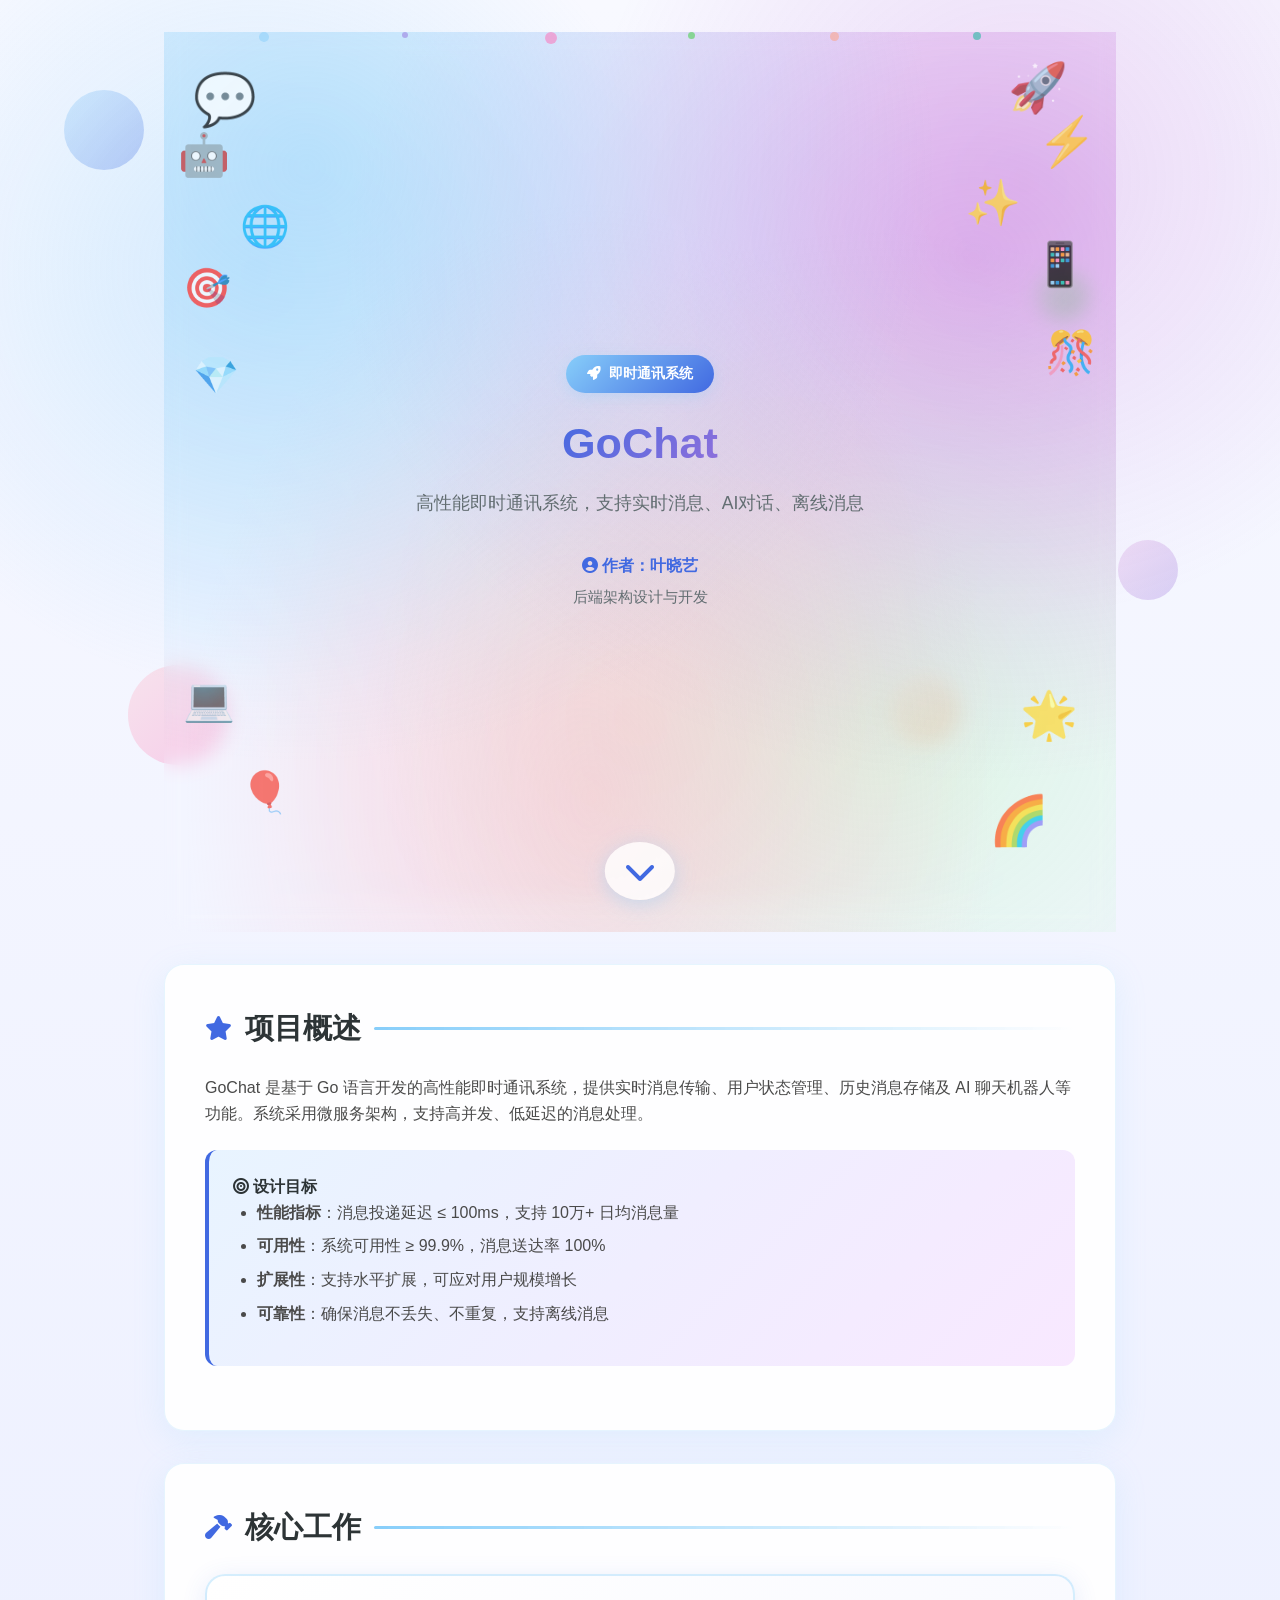
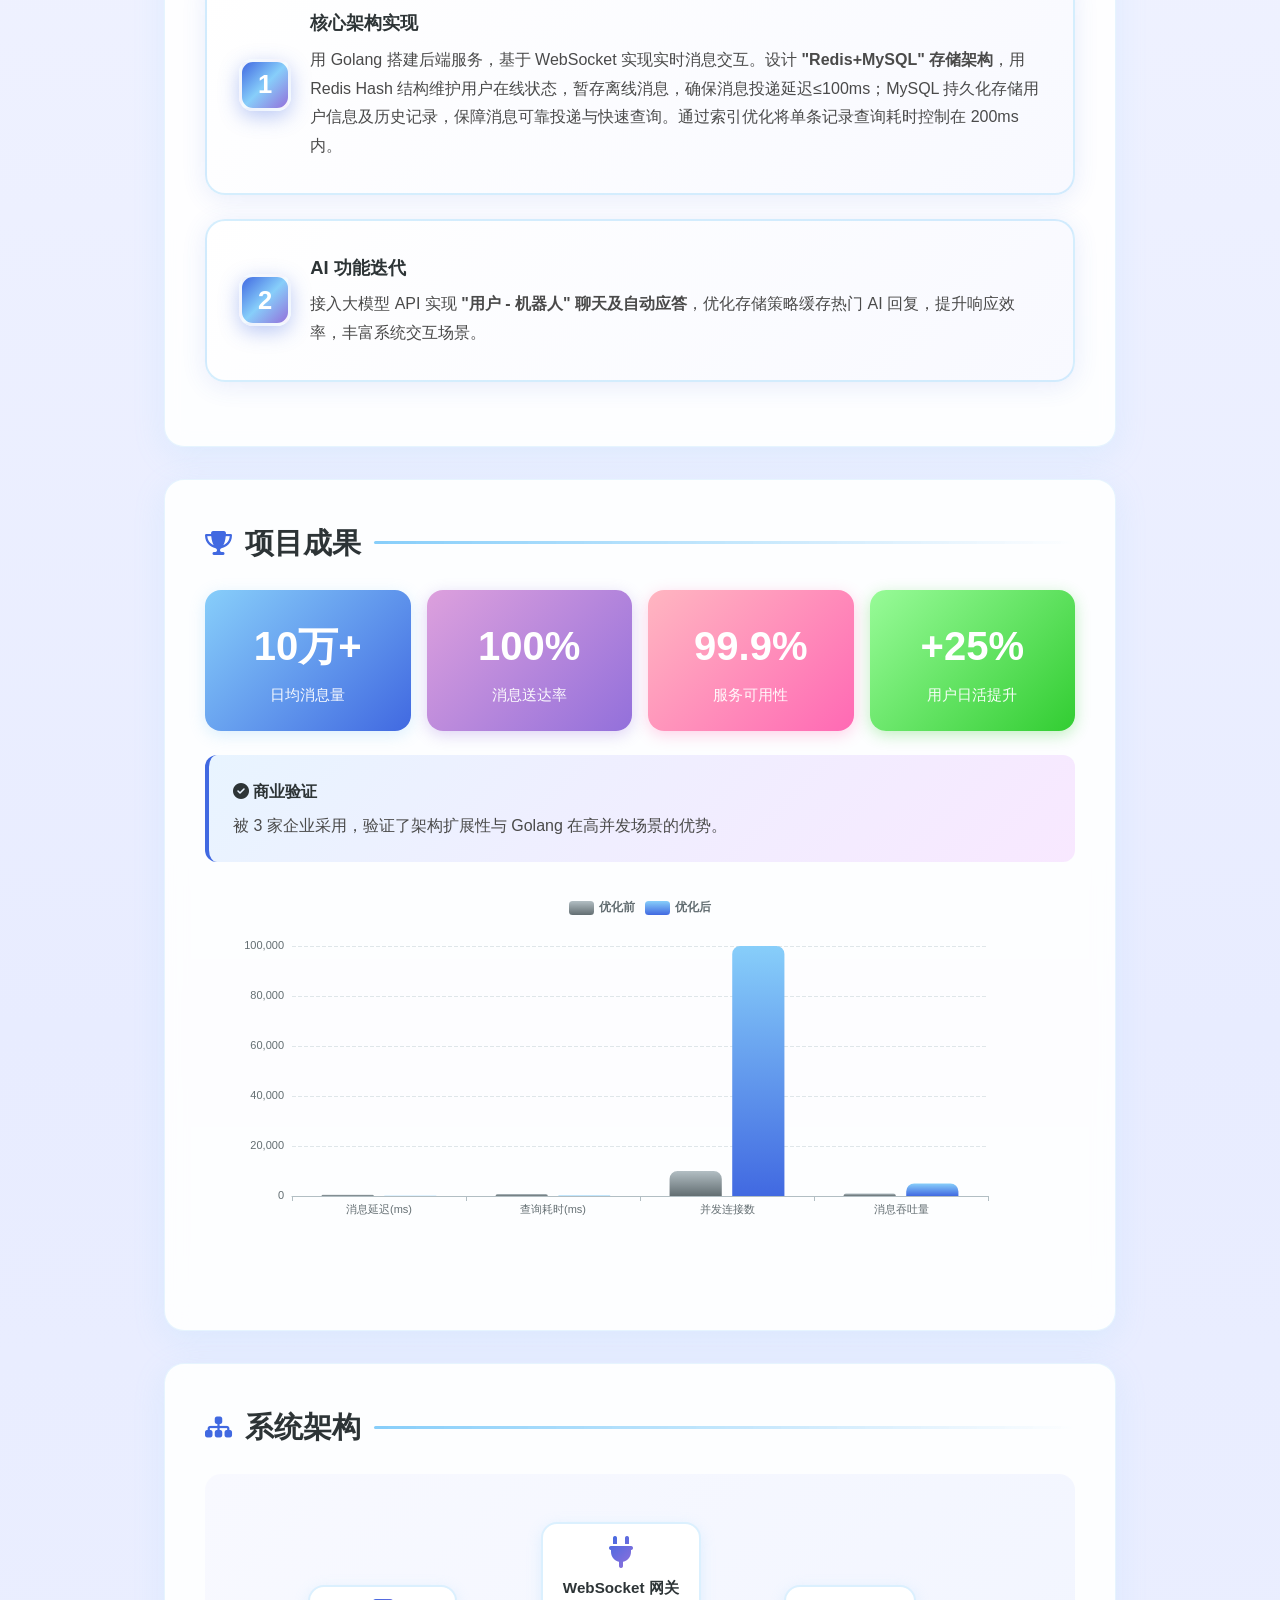
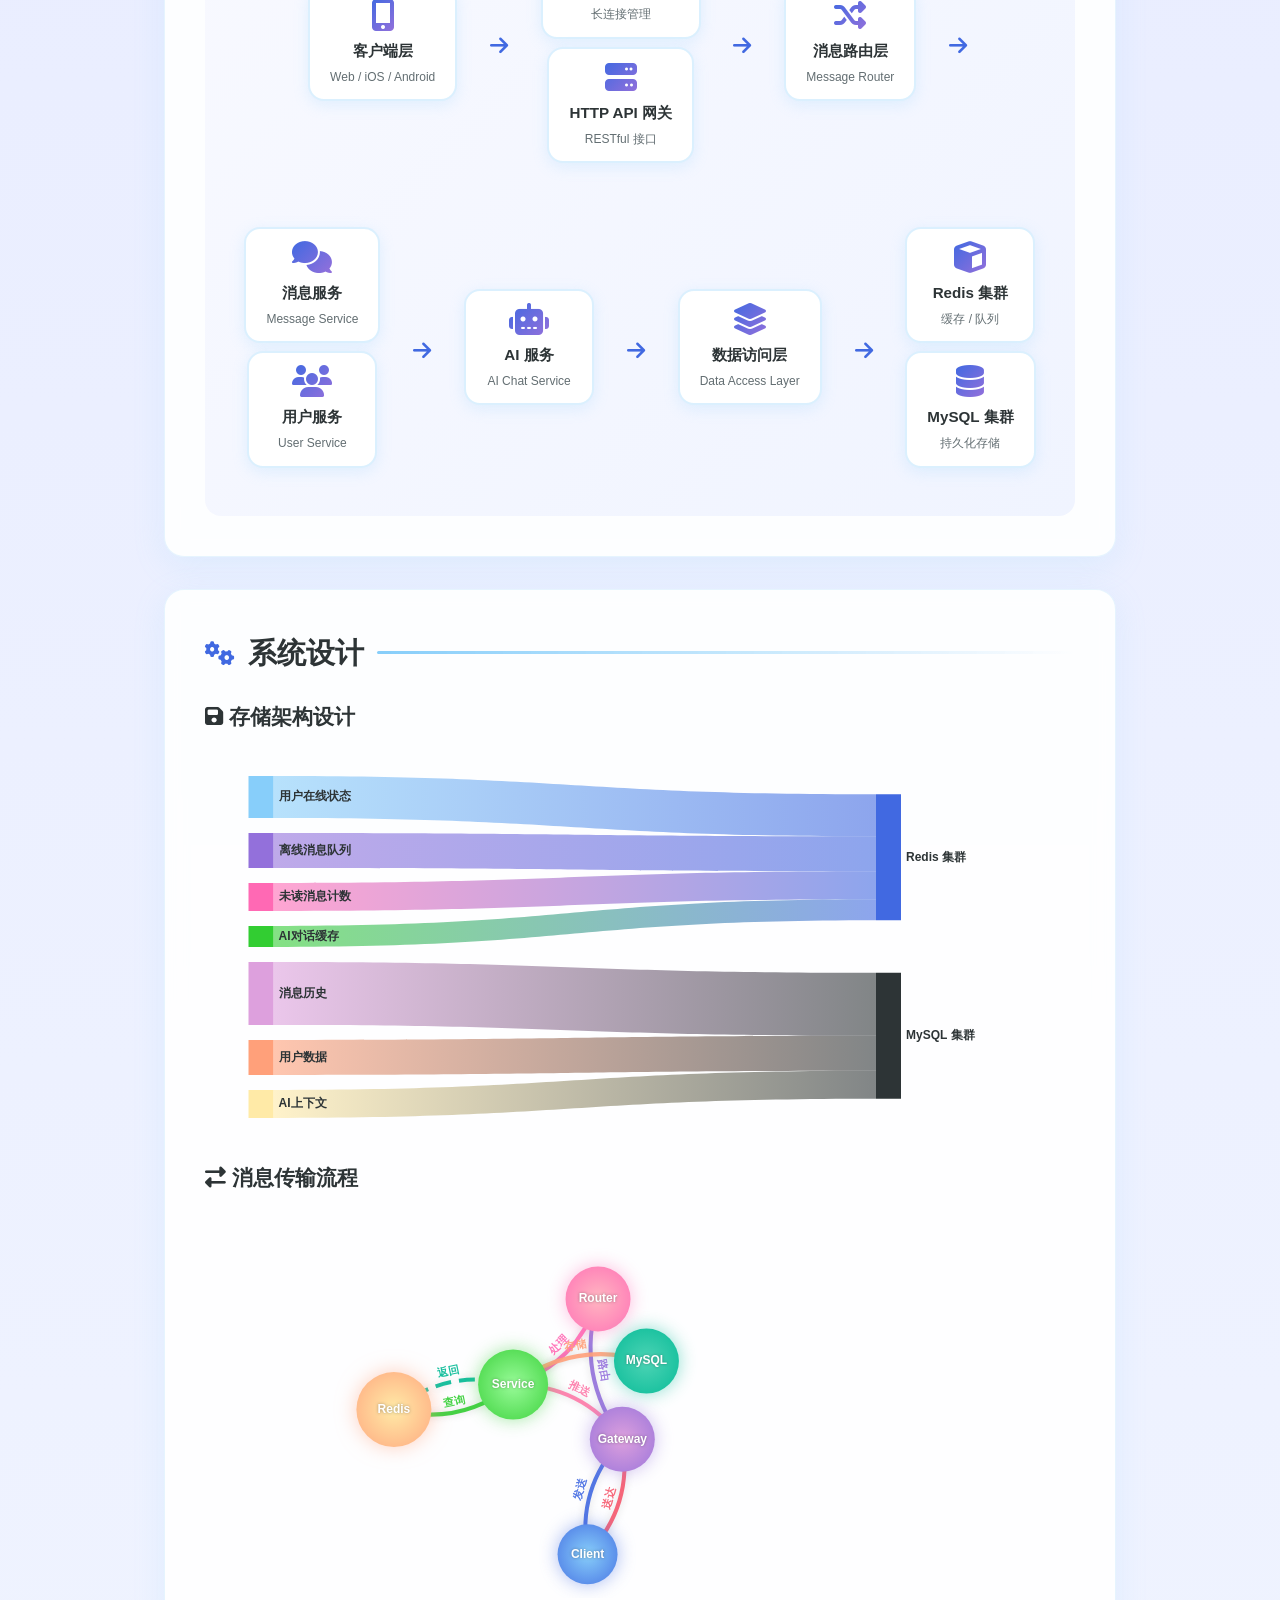
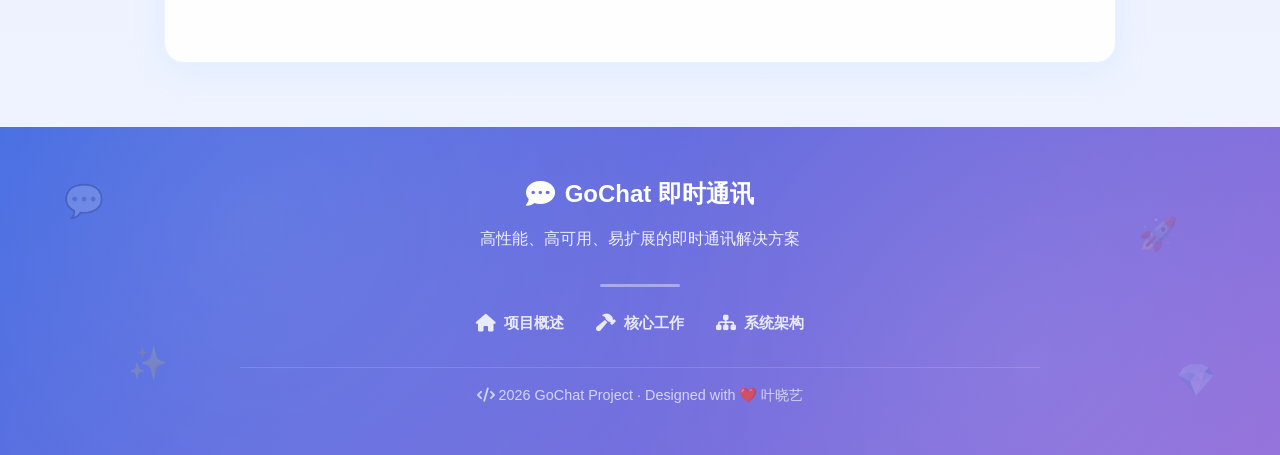
<file: gochat_project.html>
<!DOCTYPE html>
<html lang="zh-CN">
<head>
    <meta charset="UTF-8">
    <meta name="viewport" content="width=device-width, initial-scale=1.0">
    <title>GoChat 即时通讯系统 | 项目介绍</title>
    <link rel="stylesheet" href="assets/css/font-awesome.min.css">
    <script src="assets/js/echarts.min.js"></script>

    <style>
        * {
            margin: 0;
            padding: 0;
            box-sizing: border-box;
        }

        body {
            font-family: 'Segoe UI', 'PingFang SC', 'Microsoft YaHei', sans-serif;
            background: linear-gradient(180deg, #f8f9ff 0%, #e8ecff 50%, #f0f4ff 100%);
            color: #2d3436;
            line-height: 1.6;
            overflow-x: hidden;
        }

        .cartoon-background {
            position: fixed;
            top: 0;
            left: 0;
            width: 100%;
            height: 100%;
            z-index: -1;
            overflow: hidden;
        }

        .cartoon-background::before {
            content: '';
            position: absolute;
            top: 0;
            left: 0;
            width: 100%;
            height: 100%;
            background: 
                radial-gradient(circle at 20% 30%, rgba(135, 206, 250, 0.3) 0%, transparent 35%),
                radial-gradient(circle at 80% 20%, rgba(186, 85, 211, 0.2) 0%, transparent 35%),
                radial-gradient(circle at 50% 80%, rgba(255, 182, 193, 0.25) 0%, transparent 40%);
        }

        .floating-shapes {
            position: absolute;
            width: 100%;
            height: 100%;
        }

        .shape {
            position: absolute;
            border-radius: 50%;
            animation: float 15s ease-in-out infinite;
            opacity: 0.3;
        }

        .shape-1 {
            width: 80px;
            height: 80px;
            background: linear-gradient(135deg, #87cefa, #4169e1);
            top: 10%;
            left: 5%;
            animation-delay: 0s;
        }

        .shape-2 {
            width: 60px;
            height: 60px;
            background: linear-gradient(135deg, #dda0dd, #9370db);
            top: 60%;
            right: 8%;
            animation-delay: -3s;
        }

        .shape-3 {
            width: 100px;
            height: 100px;
            background: linear-gradient(135deg, #ffb6c1, #ff69b4);
            bottom: 15%;
            left: 10%;
            animation-delay: -6s;
        }

        .shape-4 {
            width: 50px;
            height: 50px;
            background: linear-gradient(135deg, #98fb98, #32cd32);
            top: 30%;
            right: 15%;
            animation-delay: -9s;
        }

        .shape-5 {
            width: 70px;
            height: 70px;
            background: linear-gradient(135deg, #ffe4e1, #ffa07a);
            top: 75%;
            right: 25%;
            animation-delay: -12s;
        }

        @keyframes float {
            0%, 100% { transform: translateY(0) rotate(0deg); }
            25% { transform: translateY(-20px) rotate(5deg); }
            50% { transform: translateY(-10px) rotate(-5deg); }
            75% { transform: translateY(-25px) rotate(3deg); }
        }

        .container {
            max-width: 1000px;
            margin: 0 auto;
            padding: 2rem 1.5rem;
        }

        section {
            background: rgba(255, 255, 255, 0.9);
            backdrop-filter: blur(10px);
            border-radius: 20px;
            padding: 2.5rem;
            margin-bottom: 2rem;
            box-shadow: 0 8px 32px rgba(135, 206, 250, 0.15);
            border: 1px solid rgba(135, 206, 250, 0.2);
            animation: fadeInUp 0.6s ease-out;
        }

        @keyframes fadeInUp {
            from {
                opacity: 0;
                transform: translateY(30px);
            }
            to {
                opacity: 1;
                transform: translateY(0);
            }
        }

        .hero-section {
            min-height: 100vh;
            display: flex;
            flex-direction: column;
            justify-content: center;
            align-items: center;
            text-align: center;
            padding: 4rem 2.5rem;
            position: relative;
            background: transparent;
            box-shadow: none;
            border: none;
        }

        .hero-section::before {
            content: '';
            position: absolute;
            top: 0;
            left: 0;
            width: 100%;
            height: 100%;
            background: 
                radial-gradient(ellipse at 15% 15%, rgba(135, 206, 250, 0.45) 0%, transparent 55%),
                radial-gradient(ellipse at 85% 25%, rgba(186, 85, 211, 0.35) 0%, transparent 55%),
                radial-gradient(ellipse at 45% 85%, rgba(255, 182, 193, 0.4) 0%, transparent 55%),
                radial-gradient(ellipse at 75% 75%, rgba(152, 251, 152, 0.25) 0%, transparent 50%);
            animation: heroPulse 6s ease-in-out infinite;
            z-index: -1;
        }

        @keyframes heroPulse {
            0%, 100% { opacity: 1; transform: scale(1); }
            50% { opacity: 0.85; transform: scale(1.03); }
        }

        .floating-dots {
            position: absolute;
            width: 100%;
            height: 100%;
            overflow: hidden;
            pointer-events: none;
            z-index: 0;
        }

        .floating-dot {
            position: absolute;
            width: 8px;
            height: 8px;
            border-radius: 50%;
            animation: floatUp 12s linear infinite;
            opacity: 0.5;
        }

        .floating-dot:nth-child(1) { left: 10%; background: #87cefa; animation-delay: 0s; width: 10px; height: 10px; }
        .floating-dot:nth-child(2) { left: 25%; background: #9370db; animation-delay: -2s; width: 6px; height: 6px; }
        .floating-dot:nth-child(3) { left: 40%; background: #ff69b4; animation-delay: -4s; width: 12px; height: 12px; }
        .floating-dot:nth-child(4) { left: 55%; background: #32cd32; animation-delay: -6s; width: 7px; height: 7px; }
        .floating-dot:nth-child(5) { left: 70%; background: #ffa07a; animation-delay: -8s; width: 9px; height: 9px; }
        .floating-dot:nth-child(6) { left: 85%; background: #00b894; animation-delay: -10s; width: 8px; height: 8px; }

        @keyframes floatUp {
            0% {
                bottom: -10%;
                transform: translateX(0) scale(0);
                opacity: 0;
            }
            10% {
                opacity: 0.5;
                transform: scale(1);
            }
            90% {
                opacity: 0.5;
            }
            100% {
                bottom: 110%;
                transform: translateX(50px) scale(0.5);
                opacity: 0;
            }
        }

        .hero-emojis {
            position: absolute;
            width: 100%;
            height: 100%;
            top: 0;
            left: 0;
            pointer-events: none;
            z-index: -1;
        }

        .hero-emoji {
            position: absolute;
            font-size: 2.8rem;
            animation: emojiFloat 8s ease-in-out infinite;
            opacity: 0.7;
            pointer-events: none;
        }

        .hero-emoji:nth-child(1) { top: 3%; left: 3%; animation-delay: 0s; font-size: 3.2rem; }
        .hero-emoji:nth-child(2) { top: 2%; right: 5%; animation-delay: -1.2s; font-size: 3rem; }
        .hero-emoji:nth-child(3) { top: 10%; left: 1.5%; animation-delay: -2.4s; font-size: 2.6rem; }
        .hero-emoji:nth-child(4) { top: 8%; right: 2%; animation-delay: -3.6s; font-size: 3rem; }
        .hero-emoji:nth-child(5) { top: 18%; left: 8%; animation-delay: -4.8s; font-size: 2.5rem; }
        .hero-emoji:nth-child(6) { top: 15%; right: 10%; animation-delay: -6s; font-size: 2.8rem; }
        .hero-emoji:nth-child(7) { top: 25%; left: 2%; animation-delay: -2s; font-size: 2.4rem; }
        .hero-emoji:nth-child(8) { top: 22%; right: 3%; animation-delay: -3.2s; font-size: 2.7rem; }
        .hero-emoji:nth-child(9) { bottom: 22%; left: 2%; animation-delay: -1.8s; font-size: 2.6rem; }
        .hero-emoji:nth-child(10) { bottom: 20%; right: 4%; animation-delay: -4.2s; font-size: 2.9rem; }
        .hero-emoji:nth-child(11) { bottom: 12%; left: 8%; animation-delay: -5.4s; font-size: 2.5rem; }
        .hero-emoji:nth-child(12) { bottom: 8%; right: 7%; animation-delay: -6.6s; font-size: 3rem; }
        .hero-emoji:nth-child(13) { top: 35%; left: 3%; animation-delay: -3.8s; font-size: 2.3rem; }
        .hero-emoji:nth-child(14) { top: 32%; right: 2%; animation-delay: -5.8s; font-size: 2.6rem; }

        @keyframes emojiFloat {
            0%, 100% { 
                transform: translateY(0) rotate(0deg) scale(1);
                opacity: 0.7;
            }
            25% { 
                transform: translateY(-25px) rotate(12deg) scale(1.05);
                opacity: 0.85;
            }
            50% { 
                transform: translateY(-12px) rotate(-8deg) scale(0.98);
                opacity: 0.6;
            }
            75% { 
                transform: translateY(-30px) rotate(7deg) scale(1.02);
                opacity: 0.8;
            }
        }

        .scroll-indicator {
            position: absolute;
            bottom: 2rem;
            left: 50%;
            transform: translateX(-50%);
            cursor: pointer;
            animation: scrollBounce 2s ease-in-out infinite;
        }

        .scroll-indicator i {
            font-size: 2rem;
            color: #4169e1;
            background: rgba(255, 255, 255, 0.8);
            padding: 0.8rem 1.2rem;
            border-radius: 50%;
            box-shadow: 0 4px 20px rgba(135, 206, 250, 0.4);
        }

        @keyframes scrollBounce {
            0%, 100% { transform: translateX(-50%) translateY(0); }
            50% { transform: translateX(-50%) translateY(-12px); }
        }

        .hero-badge {
            display: inline-flex;
            align-items: center;
            gap: 0.5rem;
            background: linear-gradient(135deg, #87cefa, #4169e1);
            color: white;
            padding: 0.5rem 1.3rem;
            border-radius: 30px;
            font-size: 0.85rem;
            font-weight: 600;
            margin-bottom: 1rem;
            box-shadow: 0 4px 15px rgba(135, 206, 250, 0.3);
            animation: sparkle 2s ease-in-out infinite;
        }

        @keyframes sparkle {
            0%, 100% { 
                box-shadow: 0 4px 15px rgba(135, 206, 250, 0.3);
                transform: scale(1);
            }
            50% { 
                box-shadow: 0 4px 25px rgba(135, 206, 250, 0.5);
                transform: scale(1.03);
            }
        }

        .hero-title {
            font-size: 2.7rem;
            font-weight: 800;
            background: linear-gradient(135deg, #4169e1, #9370db, #ff69b4);
            background-size: 200% 200%;
            -webkit-background-clip: text;
            -webkit-text-fill-color: transparent;
            background-clip: text;
            margin-bottom: 0.7rem;
            animation: gradientShift 4s ease infinite;
        }

        @keyframes gradientShift {
            0% { background-position: 0% 50%; }
            50% { background-position: 100% 50%; }
            100% { background-position: 0% 50%; }
        }

        .hero-subtitle {
            font-size: 1.1rem;
            color: #636e72;
            margin-bottom: 1.2rem;
            line-height: 1.6;
        }

        .hero-author {
            font-size: 1rem;
            color: #4169e1;
            font-weight: 700;
            margin-top: 1rem;
        }

        .hero-role {
            font-size: 0.95rem;
            color: #636e72;
            margin-top: 0.4rem;
        }

        .section-title {
            font-size: 1.8rem;
            font-weight: 800;
            margin-bottom: 1.5rem;
            display: flex;
            align-items: center;
            gap: 0.8rem;
            color: #2d3436;
        }

        .section-title i {
            color: #4169e1;
            font-size: 1.5rem;
        }

        .section-title::after {
            content: '';
            flex: 1;
            height: 3px;
            background: linear-gradient(90deg, #87cefa, transparent);
            border-radius: 2px;
        }

        p {
            margin-bottom: 1rem;
            font-size: 1rem;
            color: #4a4a4a;
        }

        ul {
            margin-left: 1.5rem;
            margin-bottom: 1rem;
        }

        li {
            margin-bottom: 0.5rem;
            color: #4a4a4a;
        }

        .highlight-box {
            background: linear-gradient(135deg, #e8f4ff, #f8e8ff);
            border-left: 4px solid #4169e1;
            padding: 1.5rem;
            border-radius: 12px;
            margin: 1.5rem 0;
        }

        .architecture-diagram {
            background: linear-gradient(135deg, #f8f9ff, #f0f4ff);
            border-radius: 16px;
            padding: 1.5rem;
            margin: 1.5rem 0;
        }

        .architecture-layer {
            display: flex;
            align-items: center;
            justify-content: center;
            gap: 1rem;
            margin: 1rem 0;
        }

        .arch-node {
            background: white;
            border-radius: 16px;
            padding: 1rem 1.5rem;
            text-align: center;
            box-shadow: 0 4px 15px rgba(135, 206, 250, 0.2);
            border: 2px solid rgba(135, 206, 250, 0.3);
            min-width: 150px;
            transition: all 0.3s ease;
        }

        .arch-node:hover {
            transform: translateY(-5px) scale(1.05);
            box-shadow: 0 8px 25px rgba(135, 206, 250, 0.3);
            border-color: #4169e1;
        }

        .arch-node i {
            font-size: 2rem;
            background: linear-gradient(135deg, #4169e1, #9370db);
            -webkit-background-clip: text;
            -webkit-text-fill-color: transparent;
            background-clip: text;
            margin-bottom: 0.5rem;
        }

        .arch-node-title {
            font-weight: 700;
            color: #2d3436;
            font-size: 1rem;
        }

        .arch-node-desc {
            font-size: 0.8rem;
            color: #636e72;
            margin-top: 0.3rem;
        }

        .arch-connector {
            text-align: center;
            color: #4169e1;
            font-size: 2rem;
            margin: 0.5rem;
            animation: bounce-arrow-horizontal 2s ease-in-out infinite;
        }

        @keyframes bounce-arrow-horizontal {
            0%, 100% { transform: translateX(0); }
            50% { transform: translateX(8px); }
        }

        .work-item {
            background: linear-gradient(135deg, #ffffff 0%, #f8f9ff 100%);
            border-radius: 20px;
            padding: 2rem;
            margin-bottom: 1.5rem;
            border: 2px solid rgba(135, 206, 250, 0.35);
            transition: all 0.4s ease;
            box-shadow: 0 4px 25px rgba(65, 105, 225, 0.12);
        }

        .work-item:hover {
            transform: translateY(-6px) scale(1.015);
            border-color: #87cefa;
            box-shadow: 0 12px 40px rgba(135, 206, 250, 0.3);
        }

        .work-number {
            display: inline-flex;
            align-items: center;
            justify-content: center;
            width: 52px;
            height: 52px;
            flex-shrink: 0;
            background: linear-gradient(135deg, #4169e1, #87cefa, #9370db);
            color: white;
            border-radius: 14px;
            font-weight: 800;
            font-size: 1.6rem;
            margin-right: 1.2rem;
            box-shadow: 0 6px 20px rgba(65, 105, 225, 0.35);
            border: 3px solid rgba(255, 255, 255, 0.9);
        }

        .work-title {
            font-size: 1.15rem;
            font-weight: 700;
            color: #2d3436;
            margin-bottom: 0.5rem;
        }

        .work-content {
            color: #4a4a4a;
            line-height: 1.8;
        }

        .stats-grid {
            display: grid;
            grid-template-columns: repeat(auto-fit, minmax(200px, 1fr));
            gap: 1rem;
            margin: 1.5rem 0;
        }

        .stat-card {
            background: linear-gradient(135deg, #87cefa, #4169e1);
            color: white;
            padding: 1.5rem;
            border-radius: 16px;
            text-align: center;
            box-shadow: 0 4px 15px rgba(135, 206, 250, 0.3);
            transition: all 0.3s ease;
        }

        .stat-card:nth-child(2) {
            background: linear-gradient(135deg, #dda0dd, #9370db);
            box-shadow: 0 4px 15px rgba(147, 112, 219, 0.3);
        }

        .stat-card:nth-child(3) {
            background: linear-gradient(135deg, #ffb6c1, #ff69b4);
            box-shadow: 0 4px 15px rgba(255, 105, 180, 0.3);
        }

        .stat-card:nth-child(4) {
            background: linear-gradient(135deg, #98fb98, #32cd32);
            box-shadow: 0 4px 15px rgba(50, 205, 50, 0.3);
        }

        .stat-card:hover {
            transform: translateY(-8px) scale(1.05);
        }

        .stat-value {
            font-size: 2.5rem;
            font-weight: 800;
            margin-bottom: 0.3rem;
        }

        .stat-label {
            font-size: 0.95rem;
            opacity: 0.95;
        }

        .chart-container {
            width: 100%;
            height: 380px;
            margin: 1.5rem 0;
            border-radius: 16px;
            overflow: hidden;
        }

        .code-block {
            background: #2d3436;
            color: #dfe6e9;
            padding: 1.5rem;
            border-radius: 12px;
            font-family: 'Consolas', 'Monaco', monospace;
            font-size: 0.85rem;
            overflow-x: auto;
            margin: 1rem 0;
        }

        .code-keyword {
            color: #ff6b9d;
        }

        .code-string {
            color: #ffeaa7;
        }

        .code-comment {
            color: #636e72;
        }

        .code-function {
            color: #81ecec;
        }

        nav {
            position: fixed;
            top: 0;
            left: 0;
            right: 0;
            background: rgba(255, 255, 255, 0.95);
            backdrop-filter: blur(10px);
            padding: 1rem 2rem;
            z-index: 100;
            box-shadow: 0 2px 15px rgba(135, 206, 250, 0.15);
            transform: translateY(-100%);
            opacity: 0;
            transition: all 0.4s ease;
        }

        nav.visible {
            transform: translateY(0);
            opacity: 1;
        }

        .nav-container {
            max-width: 1000px;
            margin: 0 auto;
            display: flex;
            justify-content: center;
            gap: 1.5rem;
            flex-wrap: wrap;
        }

        .nav-link {
            color: #4169e1;
            text-decoration: none;
            font-weight: 600;
            padding: 0.5rem 1rem;
            border-radius: 20px;
            transition: all 0.3s ease;
            font-size: 0.95rem;
        }

        .nav-link:hover {
            background: linear-gradient(135deg, #87cefa, #4169e1);
            color: white;
            transform: translateY(-2px);
        }

        @media (max-width: 768px) {
            .hero-title {
                font-size: 2rem;
            }
            
            section {
                padding: 1.5rem;
            }
            
            .architecture-layer {
                flex-direction: column;
            }
            
            .nav-link {
                font-size: 0.85rem;
            }
        }

        footer {
            background: linear-gradient(135deg, #4169e1 0%, #9370db 100%);
            color: white;
            padding: 3rem 2rem;
            text-align: center;
            position: relative;
            overflow: hidden;
        }

        footer::before {
            content: '';
            position: absolute;
            top: 0;
            left: 0;
            right: 0;
            bottom: 0;
            background: 
                radial-gradient(circle at 20% 30%, rgba(255, 255, 255, 0.1) 0%, transparent 50%),
                radial-gradient(circle at 80% 70%, rgba(255, 255, 255, 0.08) 0%, transparent 40%);
            pointer-events: none;
        }

        .footer-content {
            position: relative;
            z-index: 1;
            max-width: 800px;
            margin: 0 auto;
        }

        .footer-title {
            font-size: 1.5rem;
            font-weight: 800;
            margin-bottom: 0.8rem;
            display: flex;
            align-items: center;
            justify-content: center;
            gap: 0.6rem;
        }

        .footer-title i {
            font-size: 1.8rem;
        }

        .footer-subtitle {
            font-size: 1rem;
            opacity: 0.9;
            margin-bottom: 2rem;
        }

        .footer-divider {
            width: 80px;
            height: 3px;
            background: rgba(255, 255, 255, 0.4);
            margin: 1.5rem auto;
            border-radius: 2px;
        }

        .footer-links {
            display: flex;
            justify-content: center;
            gap: 2rem;
            margin-bottom: 2rem;
            flex-wrap: wrap;
        }

        .footer-link {
            color: white;
            text-decoration: none;
            font-size: 0.95rem;
            font-weight: 600;
            display: flex;
            align-items: center;
            gap: 0.5rem;
            transition: all 0.3s ease;
            opacity: 0.85;
        }

        .footer-link:hover {
            opacity: 1;
            transform: translateY(-3px);
        }

        .footer-link i {
            font-size: 1.1rem;
        }

        .footer-copyright {
            font-size: 0.9rem;
            opacity: 0.7;
            padding-top: 1rem;
            border-top: 1px solid rgba(255, 255, 255, 0.2);
        }

        .footer-emojis {
            position: absolute;
            width: 100%;
            height: 100%;
            top: 0;
            left: 0;
            pointer-events: none;
            opacity: 0.15;
        }

        .footer-emoji {
            position: absolute;
            font-size: 2rem;
        }

        .footer-emoji:nth-child(1) { top: 15%; left: 5%; animation: footerFloat 6s ease-in-out infinite; }
        .footer-emoji:nth-child(2) { top: 25%; right: 8%; animation: footerFloat 6s ease-in-out infinite -1s; }
        .footer-emoji:nth-child(3) { bottom: 20%; left: 10%; animation: footerFloat 6s ease-in-out infinite -2s; }
        .footer-emoji:nth-child(4) { bottom: 15%; right: 5%; animation: footerFloat 6s ease-in-out infinite -3s; }

        @keyframes footerFloat {
            0%, 100% { transform: translateY(0) rotate(0deg); }
            50% { transform: translateY(-10px) rotate(5deg); }
        }
    </style>
</head>
<body>
    <div class="cartoon-background">
        <div class="floating-shapes">
            <div class="shape shape-1"></div>
            <div class="shape shape-2"></div>
            <div class="shape shape-3"></div>
            <div class="shape shape-4"></div>
            <div class="shape shape-5"></div>
        </div>
    </div>

    <nav>
        <div class="nav-container">
            <a href="#overview" class="nav-link"><i class="fas fa-star"></i> 项目概述</a>
            <a href="#work" class="nav-link"><i class="fas fa-hammer"></i> 核心工作</a>
            <a href="#results" class="nav-link"><i class="fas fa-trophy"></i> 项目成果</a>
            <a href="#architecture" class="nav-link"><i class="fas fa-sitemap"></i> 系统架构</a>
            <a href="#design" class="nav-link"><i class="fas fa-cogs"></i> 系统设计</a>
        </div>
    </nav>

    <div class="container">
        <section class="hero-section" id="hero">
            <div class="floating-dots">
                <div class="floating-dot"></div>
                <div class="floating-dot"></div>
                <div class="floating-dot"></div>
                <div class="floating-dot"></div>
                <div class="floating-dot"></div>
                <div class="floating-dot"></div>
            </div>
            <div class="hero-emojis">
                <span class="hero-emoji">💬</span>
                <span class="hero-emoji">🚀</span>
                <span class="hero-emoji">🤖</span>
                <span class="hero-emoji">⚡</span>
                <span class="hero-emoji">🌐</span>
                <span class="hero-emoji">✨</span>
                <span class="hero-emoji">🎯</span>
                <span class="hero-emoji">📱</span>
                <span class="hero-emoji">💻</span>
                <span class="hero-emoji">🌟</span>
                <span class="hero-emoji">🎈</span>
                <span class="hero-emoji">🌈</span>
                <span class="hero-emoji">💎</span>
                <span class="hero-emoji">🎊</span>
            </div>
            <div class="hero-badge">
                <i class="fas fa-rocket"></i>
                即时通讯系统
            </div>
            <h1 class="hero-title">GoChat</h1>
            <p class="hero-subtitle">高性能即时通讯系统，支持实时消息、AI对话、离线消息</p>
            <div class="hero-author">
                <i class="fas fa-user-circle"></i> 作者：叶晓艺
            </div>
            <div class="hero-role">
                后端架构设计与开发
            </div>
            <div class="scroll-indicator" onclick="scrollToContent()">
                <i class="fas fa-chevron-down"></i>
            </div>
        </section>

        <section id="overview">
            <h2 class="section-title"><i class="fas fa-star"></i> 项目概述</h2>
            <p>
                GoChat 是基于 Go 语言开发的高性能即时通讯系统，提供实时消息传输、用户状态管理、历史消息存储及 AI 聊天机器人等功能。系统采用微服务架构，支持高并发、低延迟的消息处理。
            </p>
            <div class="highlight-box">
                <strong><i class="fas fa-bullseye"></i> 设计目标</strong>
                <ul>
                    <li><strong>性能指标</strong>：消息投递延迟 ≤ 100ms，支持 10万+ 日均消息量</li>
                    <li><strong>可用性</strong>：系统可用性 ≥ 99.9%，消息送达率 100%</li>
                    <li><strong>扩展性</strong>：支持水平扩展，可应对用户规模增长</li>
                    <li><strong>可靠性</strong>：确保消息不丢失、不重复，支持离线消息</li>
                </ul>
            </div>
        </section>

        <section id="work">
            <h2 class="section-title"><i class="fas fa-hammer"></i> 核心工作</h2>
            
            <div class="work-item">
                <div style="display: flex; align-items: center;">
                    <span class="work-number">1</span>
                    <div style="flex: 1;">
                        <div class="work-title">核心架构实现</div>
                        <div class="work-content">
                            用 Golang 搭建后端服务，基于 WebSocket 实现实时消息交互。设计 <strong>"Redis+MySQL" 存储架构</strong>，用 Redis Hash 结构维护用户在线状态，暂存离线消息，确保消息投递延迟≤100ms；MySQL 持久化存储用户信息及历史记录，保障消息可靠投递与快速查询。通过索引优化将单条记录查询耗时控制在 200ms 内。
                        </div>
                    </div>
                </div>
            </div>

            <div class="work-item">
                <div style="display: flex; align-items: center;">
                    <span class="work-number">2</span>
                    <div style="flex: 1;">
                        <div class="work-title">AI 功能迭代</div>
                        <div class="work-content">
                            接入大模型 API 实现 <strong>"用户 - 机器人" 聊天及自动应答</strong>，优化存储策略缓存热门 AI 回复，提升响应效率，丰富系统交互场景。
                        </div>
                    </div>
                </div>
            </div>
        </section>

        <section id="results">
            <h2 class="section-title"><i class="fas fa-trophy"></i> 项目成果</h2>
            
            <div class="stats-grid">
                <div class="stat-card">
                    <div class="stat-value">10万+</div>
                    <div class="stat-label">日均消息量</div>
                </div>
                <div class="stat-card">
                    <div class="stat-value">100%</div>
                    <div class="stat-label">消息送达率</div>
                </div>
                <div class="stat-card">
                    <div class="stat-value">99.9%</div>
                    <div class="stat-label">服务可用性</div>
                </div>
                <div class="stat-card">
                    <div class="stat-value">+25%</div>
                    <div class="stat-label">用户日活提升</div>
                </div>
            </div>

            <div class="highlight-box">
                <strong><i class="fas fa-check-circle"></i> 商业验证</strong>
                <p style="margin-top: 0.5rem; margin-bottom: 0;">被 3 家企业采用，验证了架构扩展性与 Golang 在高并发场景的优势。</p>
            </div>

            <div class="chart-container" id="perfChart"></div>
        </section>

        <section id="architecture">
            <h2 class="section-title"><i class="fas fa-sitemap"></i> 系统架构</h2>
            
            <div class="architecture-diagram" style="max-width: 1000px; margin: 0 auto;">
                <div style="display: flex; flex-direction: column; gap: 1rem;">
                    <div style="display: flex; align-items: center; justify-content: center; gap: 0.75rem; flex-wrap: wrap;">
                        <div class="architecture-layer" style="padding: 0.5rem; flex-direction: column;">
                            <div class="arch-node" style="padding: 0.75rem 1.25rem; min-width: 130px;">
                                <i class="fas fa-mobile-alt"></i>
                                <div class="arch-node-title" style="font-size: 0.95rem;">客户端层</div>
                                <div class="arch-node-desc" style="font-size: 0.75rem;">Web / iOS / Android</div>
                            </div>
                        </div>

                        <div class="arch-connector" style="padding: 0.3rem;">
                            <i class="fas fa-arrow-right" style="font-size: 1.3rem;"></i>
                        </div>

                        <div class="architecture-layer" style="padding: 0.5rem; flex-direction: column; gap: 0.5rem;">
                            <div class="arch-node" style="padding: 0.75rem 1.25rem; min-width: 130px;">
                                <i class="fas fa-plug"></i>
                                <div class="arch-node-title" style="font-size: 0.95rem;">WebSocket 网关</div>
                                <div class="arch-node-desc" style="font-size: 0.75rem;">长连接管理</div>
                            </div>
                            <div class="arch-node" style="padding: 0.75rem 1.25rem; min-width: 130px;">
                                <i class="fas fa-server"></i>
                                <div class="arch-node-title" style="font-size: 0.95rem;">HTTP API 网关</div>
                                <div class="arch-node-desc" style="font-size: 0.75rem;">RESTful 接口</div>
                            </div>
                        </div>

                        <div class="arch-connector" style="padding: 0.3rem;">
                            <i class="fas fa-arrow-right" style="font-size: 1.3rem;"></i>
                        </div>

                        <div class="architecture-layer" style="padding: 0.5rem; flex-direction: column;">
                            <div class="arch-node" style="padding: 0.75rem 1.25rem; min-width: 130px;">
                                <i class="fas fa-random"></i>
                                <div class="arch-node-title" style="font-size: 0.95rem;">消息路由层</div>
                                <div class="arch-node-desc" style="font-size: 0.75rem;">Message Router</div>
                            </div>
                        </div>

                        <div class="arch-connector" style="padding: 0.3rem;">
                            <i class="fas fa-arrow-right" style="font-size: 1.3rem;"></i>
                        </div>
                    </div>

                    <div style="display: flex; align-items: center; justify-content: center; gap: 0.75rem; flex-wrap: wrap;">
                        <div class="architecture-layer" style="padding: 0.5rem; flex-direction: column; gap: 0.5rem;">
                            <div class="arch-node" style="padding: 0.75rem 1.25rem; min-width: 130px;">
                                <i class="fas fa-comments"></i>
                                <div class="arch-node-title" style="font-size: 0.95rem;">消息服务</div>
                                <div class="arch-node-desc" style="font-size: 0.75rem;">Message Service</div>
                            </div>
                            <div class="arch-node" style="padding: 0.75rem 1.25rem; min-width: 130px;">
                                <i class="fas fa-users"></i>
                                <div class="arch-node-title" style="font-size: 0.95rem;">用户服务</div>
                                <div class="arch-node-desc" style="font-size: 0.75rem;">User Service</div>
                            </div>
                        </div>

                        <div class="arch-connector" style="padding: 0.3rem;">
                            <i class="fas fa-arrow-right" style="font-size: 1.3rem;"></i>
                        </div>

                        <div class="architecture-layer" style="padding: 0.5rem; flex-direction: column;">
                            <div class="arch-node" style="padding: 0.75rem 1.25rem; min-width: 130px;">
                                <i class="fas fa-robot"></i>
                                <div class="arch-node-title" style="font-size: 0.95rem;">AI 服务</div>
                                <div class="arch-node-desc" style="font-size: 0.75rem;">AI Chat Service</div>
                            </div>
                        </div>

                        <div class="arch-connector" style="padding: 0.3rem;">
                            <i class="fas fa-arrow-right" style="font-size: 1.3rem;"></i>
                        </div>

                        <div class="architecture-layer" style="padding: 0.5rem; flex-direction: column;">
                            <div class="arch-node" style="padding: 0.75rem 1.25rem; min-width: 130px;">
                                <i class="fas fa-layer-group"></i>
                                <div class="arch-node-title" style="font-size: 0.95rem;">数据访问层</div>
                                <div class="arch-node-desc" style="font-size: 0.75rem;">Data Access Layer</div>
                            </div>
                        </div>

                        <div class="arch-connector" style="padding: 0.3rem;">
                            <i class="fas fa-arrow-right" style="font-size: 1.3rem;"></i>
                        </div>

                        <div class="architecture-layer" style="padding: 0.5rem; flex-direction: column; gap: 0.5rem;">
                            <div class="arch-node" style="padding: 0.75rem 1.25rem; min-width: 130px;">
                                <i class="fas fa-cube"></i>
                                <div class="arch-node-title" style="font-size: 0.95rem;">Redis 集群</div>
                                <div class="arch-node-desc" style="font-size: 0.75rem;">缓存 / 队列</div>
                            </div>
                            <div class="arch-node" style="padding: 0.75rem 1.25rem; min-width: 130px;">
                                <i class="fas fa-database"></i>
                                <div class="arch-node-title" style="font-size: 0.95rem;">MySQL 集群</div>
                                <div class="arch-node-desc" style="font-size: 0.75rem;">持久化存储</div>
                            </div>
                        </div>
                    </div>
                </div>
            </div>
        </section>

        <section id="design">
            <h2 class="section-title"><i class="fas fa-cogs"></i> 系统设计</h2>
            
            <h3 style="font-size: 1.3rem; color: #2d3436; margin-bottom: 1rem; margin-top: 1.5rem;"><i class="fas fa-save"></i> 存储架构设计</h3>
            <div class="chart-container" id="storageChart"></div>
            
            <h3 style="font-size: 1.3rem; color: #2d3436; margin-bottom: 1rem; margin-top: 1.5rem;"><i class="fas fa-exchange-alt"></i> 消息传输流程</h3>
            <div class="chart-container" id="flowChart"></div>
        </section>
    </div>

    <footer>
        <div class="footer-emojis">
            <span class="footer-emoji">💬</span>
            <span class="footer-emoji">🚀</span>
            <span class="footer-emoji">✨</span>
            <span class="footer-emoji">💎</span>
        </div>
        <div class="footer-content">
            <div class="footer-title">
                <i class="fas fa-comment-dots"></i>
                GoChat 即时通讯
            </div>
            <div class="footer-subtitle">
                高性能、高可用、易扩展的即时通讯解决方案
            </div>
            <div class="footer-divider"></div>
            <div class="footer-links">
                <a href="#overview" class="footer-link">
                    <i class="fas fa-home"></i>
                    项目概述
                </a>
                <a href="#work" class="footer-link">
                    <i class="fas fa-hammer"></i>
                    核心工作
                </a>
                <a href="#architecture" class="footer-link">
                    <i class="fas fa-sitemap"></i>
                    系统架构
                </a>
            </div>
            <div class="footer-copyright">
                <i class="fas fa-code"></i> 2026 GoChat Project · Designed with ❤️ 叶晓艺
            </div>
        </div>
    </footer>

    <script>
        const perfChart = echarts.init(document.getElementById('perfChart'));
        const perfOption = {
            backgroundColor: 'transparent',
            tooltip: {
                trigger: 'axis',
                backgroundColor: 'rgba(255, 255, 255, 0.98)',
                borderColor: '#87cefa',
                borderWidth: 2,
                textStyle: { color: '#2d3436', fontSize: 13 },
                extraCssText: 'border-radius: 16px; box-shadow: 0 8px 32px rgba(135, 206, 250, 0.2);'
            },
            legend: {
                data: ['优化前', '优化后'],
                textStyle: { 
                    color: '#636e72', 
                    fontSize: 12,
                    fontWeight: '600'
                },
                top: 10
            },
            xAxis: {
                type: 'category',
                data: ['消息延迟(ms)', '查询耗时(ms)', '并发连接数', '消息吞吐量'],
                axisLabel: { color: '#636e72', fontSize: 11 },
                axisLine: { lineStyle: { color: '#b2bec3' } }
            },
            yAxis: {
                type: 'value',
                axisLabel: { color: '#636e72', fontSize: 11 },
                axisLine: { lineStyle: { color: '#b2bec3' } },
                splitLine: { lineStyle: { color: '#dfe6e9', type: 'dashed' } }
            },
            series: [
                {
                    name: '优化前',
                    type: 'bar',
                    data: [500, 800, 10000, 1000],
                    itemStyle: {
                        color: new echarts.graphic.LinearGradient(0, 0, 0, 1, [
                            { offset: 0, color: '#b2bec3' },
                            { offset: 1, color: '#636e72' }
                        ]),
                        borderRadius: [8, 8, 0, 0]
                    },
                    barWidth: '30%'
                },
                {
                    name: '优化后',
                    type: 'bar',
                    data: [90, 180, 100000, 5000],
                    itemStyle: {
                        color: new echarts.graphic.LinearGradient(0, 0, 0, 1, [
                            { offset: 0, color: '#87cefa' },
                            { offset: 1, color: '#4169e1' }
                        ]),
                        borderRadius: [8, 8, 0, 0]
                    },
                    barWidth: '30%'
                }
            ]
        };
        perfChart.setOption(perfOption);

        const storageChart = echarts.init(document.getElementById('storageChart'));
        const storageOption = {
            backgroundColor: 'transparent',
            tooltip: {
                trigger: 'item',
                backgroundColor: 'rgba(255, 255, 255, 0.98)',
                borderColor: '#87cefa',
                borderWidth: 2,
                textStyle: { color: '#2d3436', fontSize: 13 },
                extraCssText: 'border-radius: 16px; box-shadow: 0 8px 32px rgba(135, 206, 250, 0.2);'
            },
            series: [{
                type: 'sankey',
                layout: 'none',
                emphasis: {
                    focus: 'adjacency'
                },
                nodeWidth: 25,
                nodeGap: 15,
                data: [
                    { name: '用户在线状态', itemStyle: { color: '#87cefa' } },
                    { name: '离线消息队列', itemStyle: { color: '#9370db' } },
                    { name: '未读消息计数', itemStyle: { color: '#ff69b4' } },
                    { name: 'AI对话缓存', itemStyle: { color: '#32cd32' } },
                    { name: 'Redis 集群', itemStyle: { color: '#4169e1' } },
                    { name: '用户数据', itemStyle: { color: '#ffa07a' } },
                    { name: '消息历史', itemStyle: { color: '#dda0dd' } },
                    { name: 'AI上下文', itemStyle: { color: '#ffeaa7' } },
                    { name: 'MySQL 集群', itemStyle: { color: '#2d3436' } }
                ],
                links: [
                    { source: '用户在线状态', target: 'Redis 集群', value: 30 },
                    { source: '离线消息队列', target: 'Redis 集群', value: 25 },
                    { source: '未读消息计数', target: 'Redis 集群', value: 20 },
                    { source: 'AI对话缓存', target: 'Redis 集群', value: 15 },
                    { source: '用户数据', target: 'MySQL 集群', value: 25 },
                    { source: '消息历史', target: 'MySQL 集群', value: 45 },
                    { source: 'AI上下文', target: 'MySQL 集群', value: 20 }
                ],
                lineStyle: {
                    color: 'gradient',
                    curveness: 0.5,
                    opacity: 0.6
                },
                label: {
                    color: '#2d3436',
                    fontSize: 12,
                    fontWeight: '600'
                }
            }]
        };
        storageChart.setOption(storageOption);

        const flowChart = echarts.init(document.getElementById('flowChart'));
        const flowOption = {
            backgroundColor: 'transparent',
            tooltip: {
                trigger: 'item',
                backgroundColor: 'rgba(255, 255, 255, 0.98)',
                borderColor: '#87cefa',
                borderWidth: 2,
                textStyle: { color: '#2d3436', fontSize: 13 },
                extraCssText: 'border-radius: 16px; box-shadow: 0 8px 32px rgba(135, 206, 250, 0.2);'
            },
            series: [{
                type: 'graph',
                layout: 'force',
                animation: true,
                animationDuration: 2000,
                animationEasing: 'elasticOut',
                label: {
                    show: true,
                    position: 'inside',
                    color: '#fff',
                    fontSize: 12,
                    fontWeight: 'bold',
                    textShadowBlur: 3,
                    textShadowColor: 'rgba(0,0,0,0.35)'
                },
                emphasis: {
                    focus: 'adjacency',
                    label: {
                        fontSize: 14
                    },
                    lineStyle: {
                        width: 6
                    }
                },
                draggable: false,
                data: [
                    { 
                        name: 'Client', 
                        symbolSize: 60, 
                        itemStyle: { 
                            color: {
                                type: 'radial',
                                x: 0.5,
                                y: 0.5,
                                r: 0.8,
                                colorStops: [{ offset: 0, color: '#87cefa' }, { offset: 1, color: '#4169e1' }]
                            },
                            shadowBlur: 18,
                            shadowColor: 'rgba(65, 105, 225, 0.45)'
                        } 
                    },
                    { 
                        name: 'Gateway', 
                        symbolSize: 65, 
                        itemStyle: { 
                            color: {
                                type: 'radial',
                                x: 0.5,
                                y: 0.5,
                                r: 0.8,
                                colorStops: [{ offset: 0, color: '#dda0dd' }, { offset: 1, color: '#9370db' }]
                            },
                            shadowBlur: 18,
                            shadowColor: 'rgba(147, 112, 219, 0.45)'
                        } 
                    },
                    { 
                        name: 'Router', 
                        symbolSize: 65, 
                        itemStyle: { 
                            color: {
                                type: 'radial',
                                x: 0.5,
                                y: 0.5,
                                r: 0.8,
                                colorStops: [{ offset: 0, color: '#ffb6c1' }, { offset: 1, color: '#ff69b4' }]
                            },
                            shadowBlur: 18,
                            shadowColor: 'rgba(255, 105, 180, 0.45)'
                        } 
                    },
                    { 
                        name: 'Service', 
                        symbolSize: 70, 
                        itemStyle: { 
                            color: {
                                type: 'radial',
                                x: 0.5,
                                y: 0.5,
                                r: 0.8,
                                colorStops: [{ offset: 0, color: '#98fb98' }, { offset: 1, color: '#32cd32' }]
                            },
                            shadowBlur: 18,
                            shadowColor: 'rgba(50, 205, 50, 0.45)'
                        } 
                    },
                    { 
                        name: 'Redis', 
                        symbolSize: 75, 
                        itemStyle: { 
                            color: {
                                type: 'radial',
                                x: 0.5,
                                y: 0.5,
                                r: 0.8,
                                colorStops: [{ offset: 0, color: '#ffeaa7' }, { offset: 1, color: '#ffa07a' }]
                            },
                            shadowBlur: 20,
                            shadowColor: 'rgba(255, 160, 122, 0.5)'
                        } 
                    },
                    { 
                        name: 'MySQL', 
                        symbolSize: 65, 
                        itemStyle: { 
                            color: {
                                type: 'radial',
                                x: 0.5,
                                y: 0.5,
                                r: 0.8,
                                colorStops: [{ offset: 0, color: '#4dd4b5' }, { offset: 1, color: '#00b894' }]
                            },
                            shadowBlur: 18,
                            shadowColor: 'rgba(0, 184, 148, 0.45)'
                        } 
                    }
                ],
                links: [
                    { 
                        source: 'Client', 
                        target: 'Gateway', 
                        label: { show: true, formatter: '发送', fontSize: 11, fontWeight: '700', color: '#4169e1', position: 'middle' }, 
                        lineStyle: { color: '#4169e1', width: 4, curveness: 0.25 } 
                    },
                    { 
                        source: 'Gateway', 
                        target: 'Router', 
                        label: { show: true, formatter: '路由', fontSize: 11, fontWeight: '700', color: '#9370db', position: 'middle' }, 
                        lineStyle: { color: '#9370db', width: 4, curveness: 0.25 } 
                    },
                    { 
                        source: 'Router', 
                        target: 'Service', 
                        label: { show: true, formatter: '处理', fontSize: 11, fontWeight: '700', color: '#ff69b4', position: 'middle' }, 
                        lineStyle: { color: '#ff69b4', width: 4, curveness: 0.25 } 
                    },
                    { 
                        source: 'Service', 
                        target: 'Redis', 
                        label: { show: true, formatter: '查询', fontSize: 11, fontWeight: '700', color: '#32cd32', position: 'middle' }, 
                        lineStyle: { color: '#32cd32', width: 4, curveness: 0.25 } 
                    },
                    { 
                        source: 'Redis', 
                        target: 'Service', 
                        label: { show: true, formatter: '返回', fontSize: 11, fontWeight: '700', color: '#00b894', position: 'middle' }, 
                        lineStyle: { color: '#00b894', type: 'dashed', width: 4, curveness: 0.25 } 
                    },
                    { 
                        source: 'Service', 
                        target: 'Gateway', 
                        label: { show: true, formatter: '推送', fontSize: 11, fontWeight: '700', color: '#fd79a8', position: 'middle' }, 
                        lineStyle: { color: '#fd79a8', width: 4, curveness: 0.25 } 
                    },
                    { 
                        source: 'Gateway', 
                        target: 'Client', 
                        label: { show: true, formatter: '送达', fontSize: 11, fontWeight: '700', color: '#f5576c', position: 'middle' }, 
                        lineStyle: { color: '#f5576c', width: 4, curveness: 0.25 } 
                    },
                    { 
                        source: 'Service', 
                        target: 'MySQL', 
                        label: { show: true, formatter: '存储', fontSize: 11, fontWeight: '700', color: '#ffa07a', position: 'middle' }, 
                        lineStyle: { color: '#ffa07a', width: 4, curveness: 0.25 } 
                    }
                ],
                lineStyle: {
                    opacity: 0.9,
                    width: 4,
                    curveness: 0.25,
                    shadowBlur: 8,
                    shadowColor: 'rgba(0,0,0,0.15)'
                },
                force: {
                    repulsion: 450,
                    edgeLength: 120,
                    gravity: 0.08,
                    layoutAnimation: true
                }
            }]
        };
        flowChart.setOption(flowOption);

        function scrollToContent() {
            const overview = document.getElementById('overview');
            const nav = document.querySelector('nav');
            const navHeight = nav.offsetHeight || 60;
            const elementPosition = overview.getBoundingClientRect().top + window.pageYOffset;
            const offsetPosition = elementPosition - navHeight - 20;
            
            window.scrollTo({
                top: offsetPosition,
                behavior: 'smooth'
            });
        }

        const nav = document.querySelector('nav');
        const hero = document.getElementById('hero');
        const heroHeight = hero.offsetHeight;

        window.addEventListener('scroll', () => {
            if (window.scrollY > heroHeight - 100) {
                nav.classList.add('visible');
            } else {
                nav.classList.remove('visible');
            }
        });

        window.addEventListener('resize', () => {
            perfChart.resize();
            storageChart.resize();
            flowChart.resize();
        });
    </script>
</body>
</html>
</file>
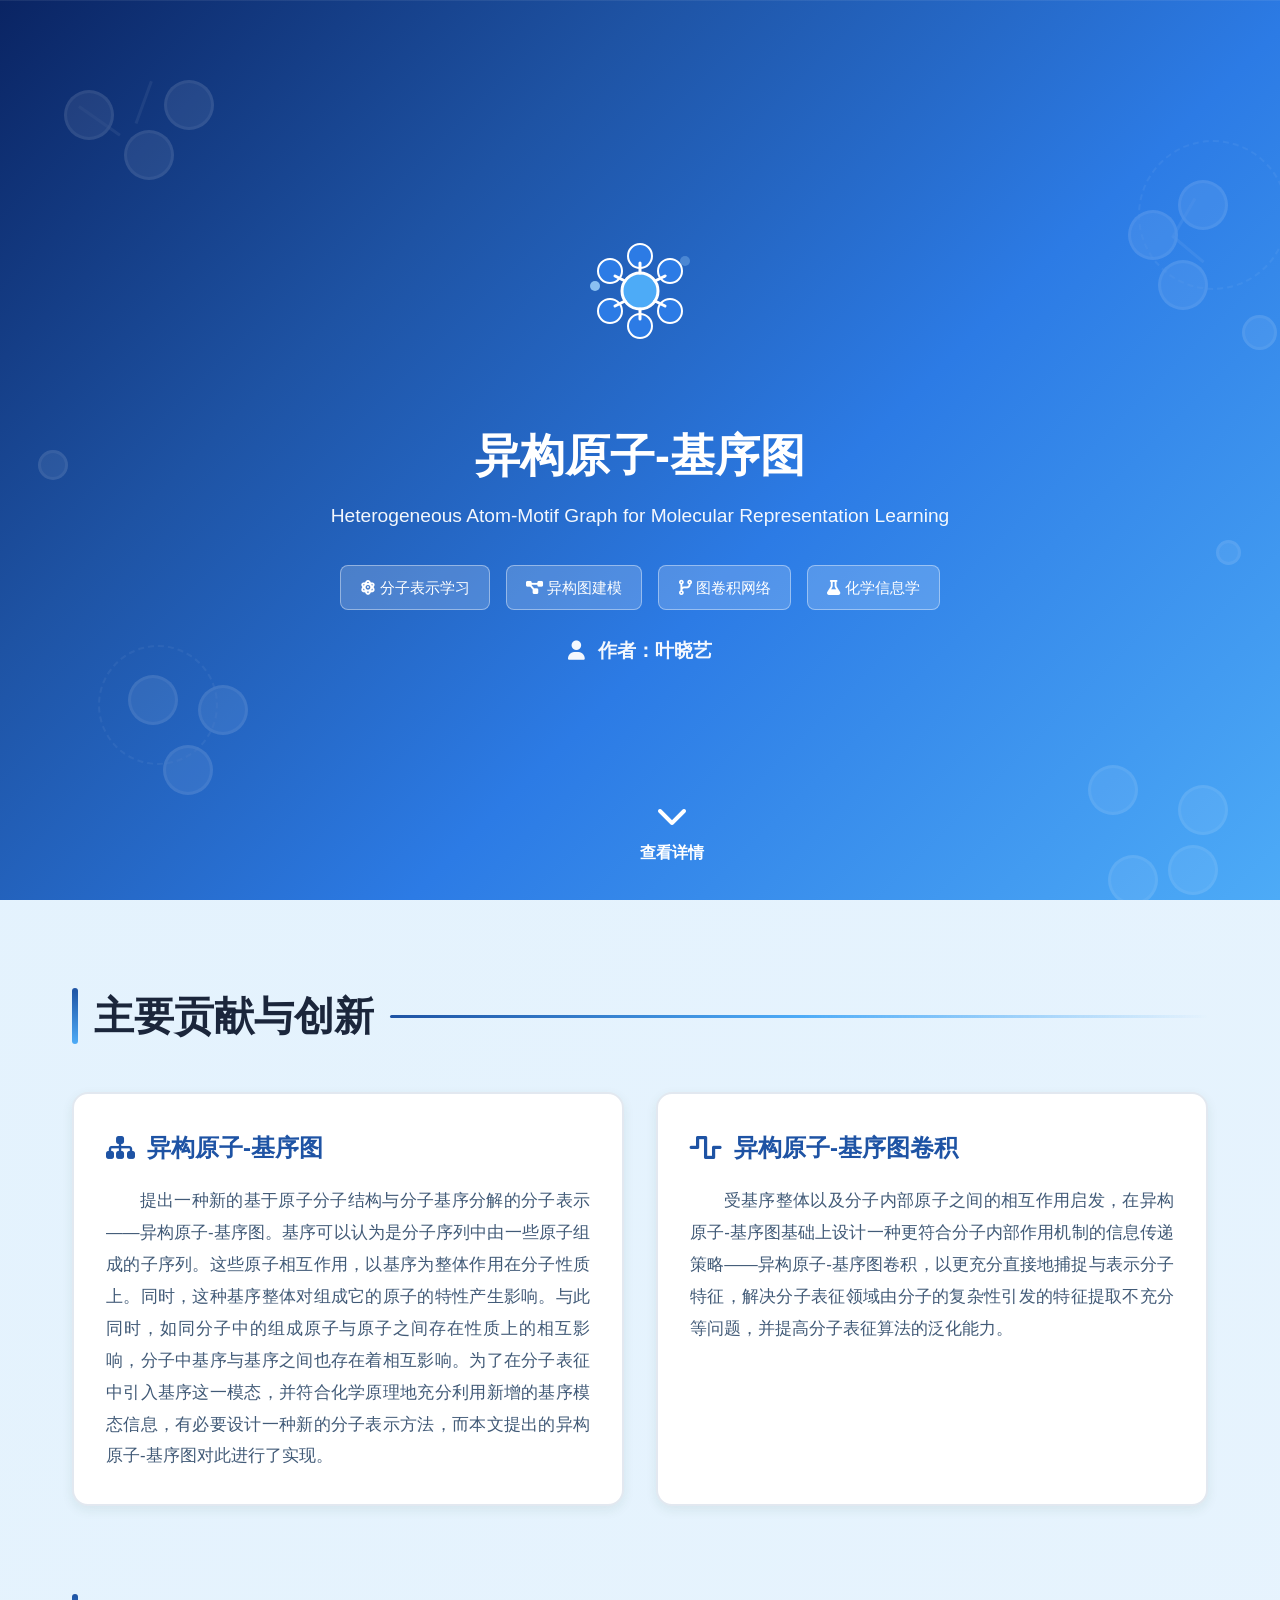
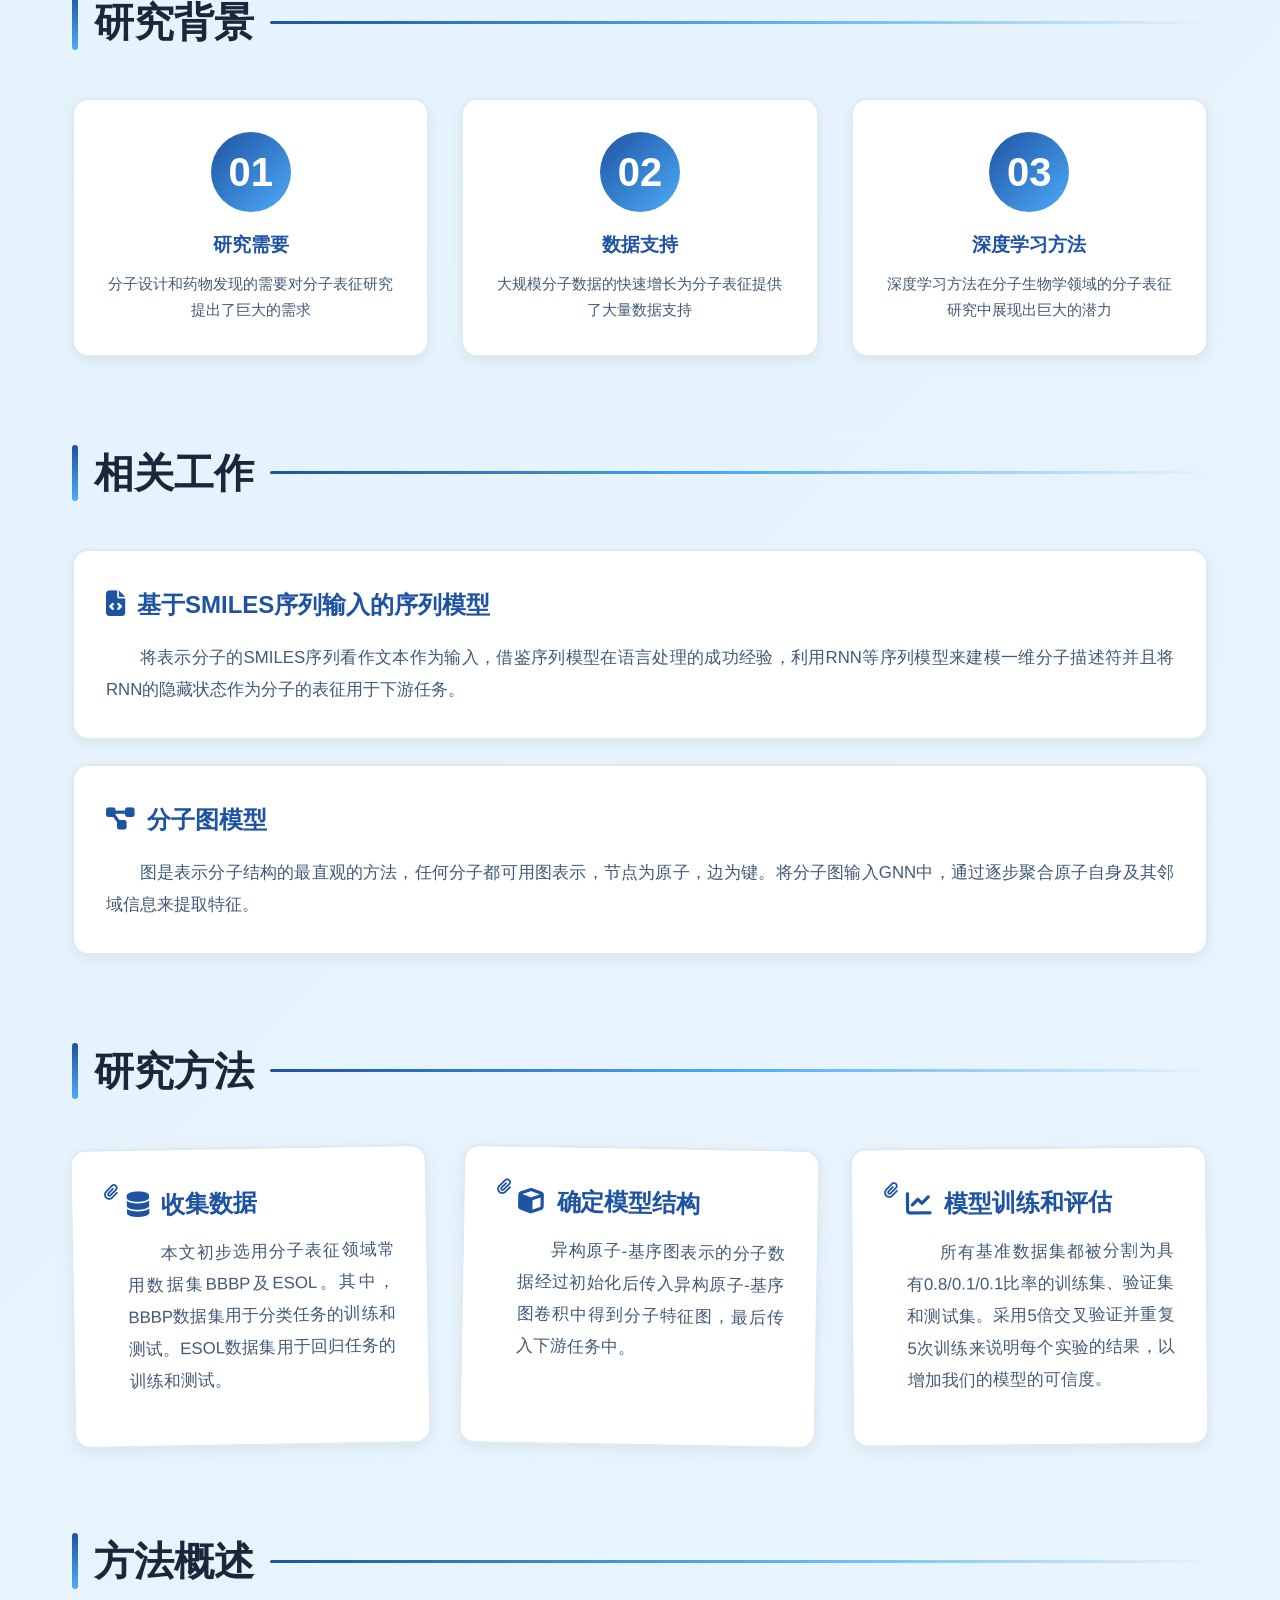
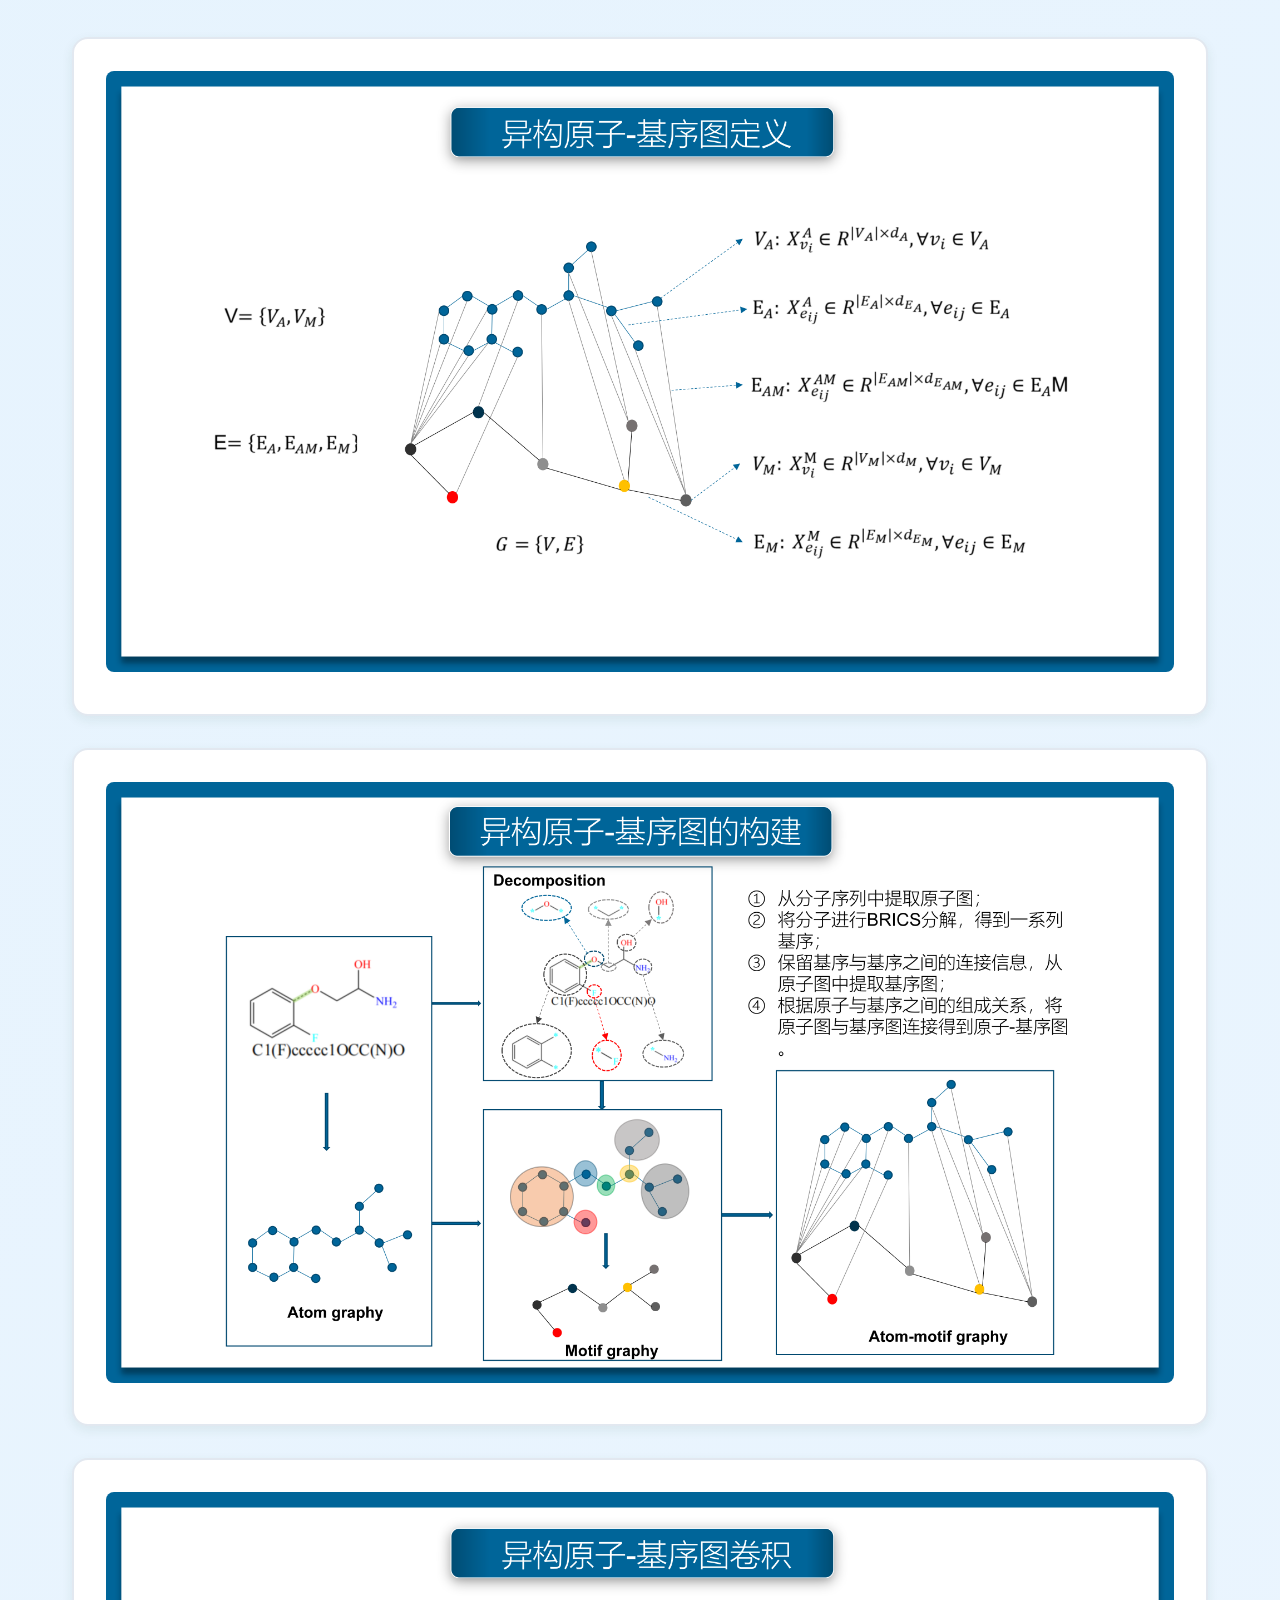
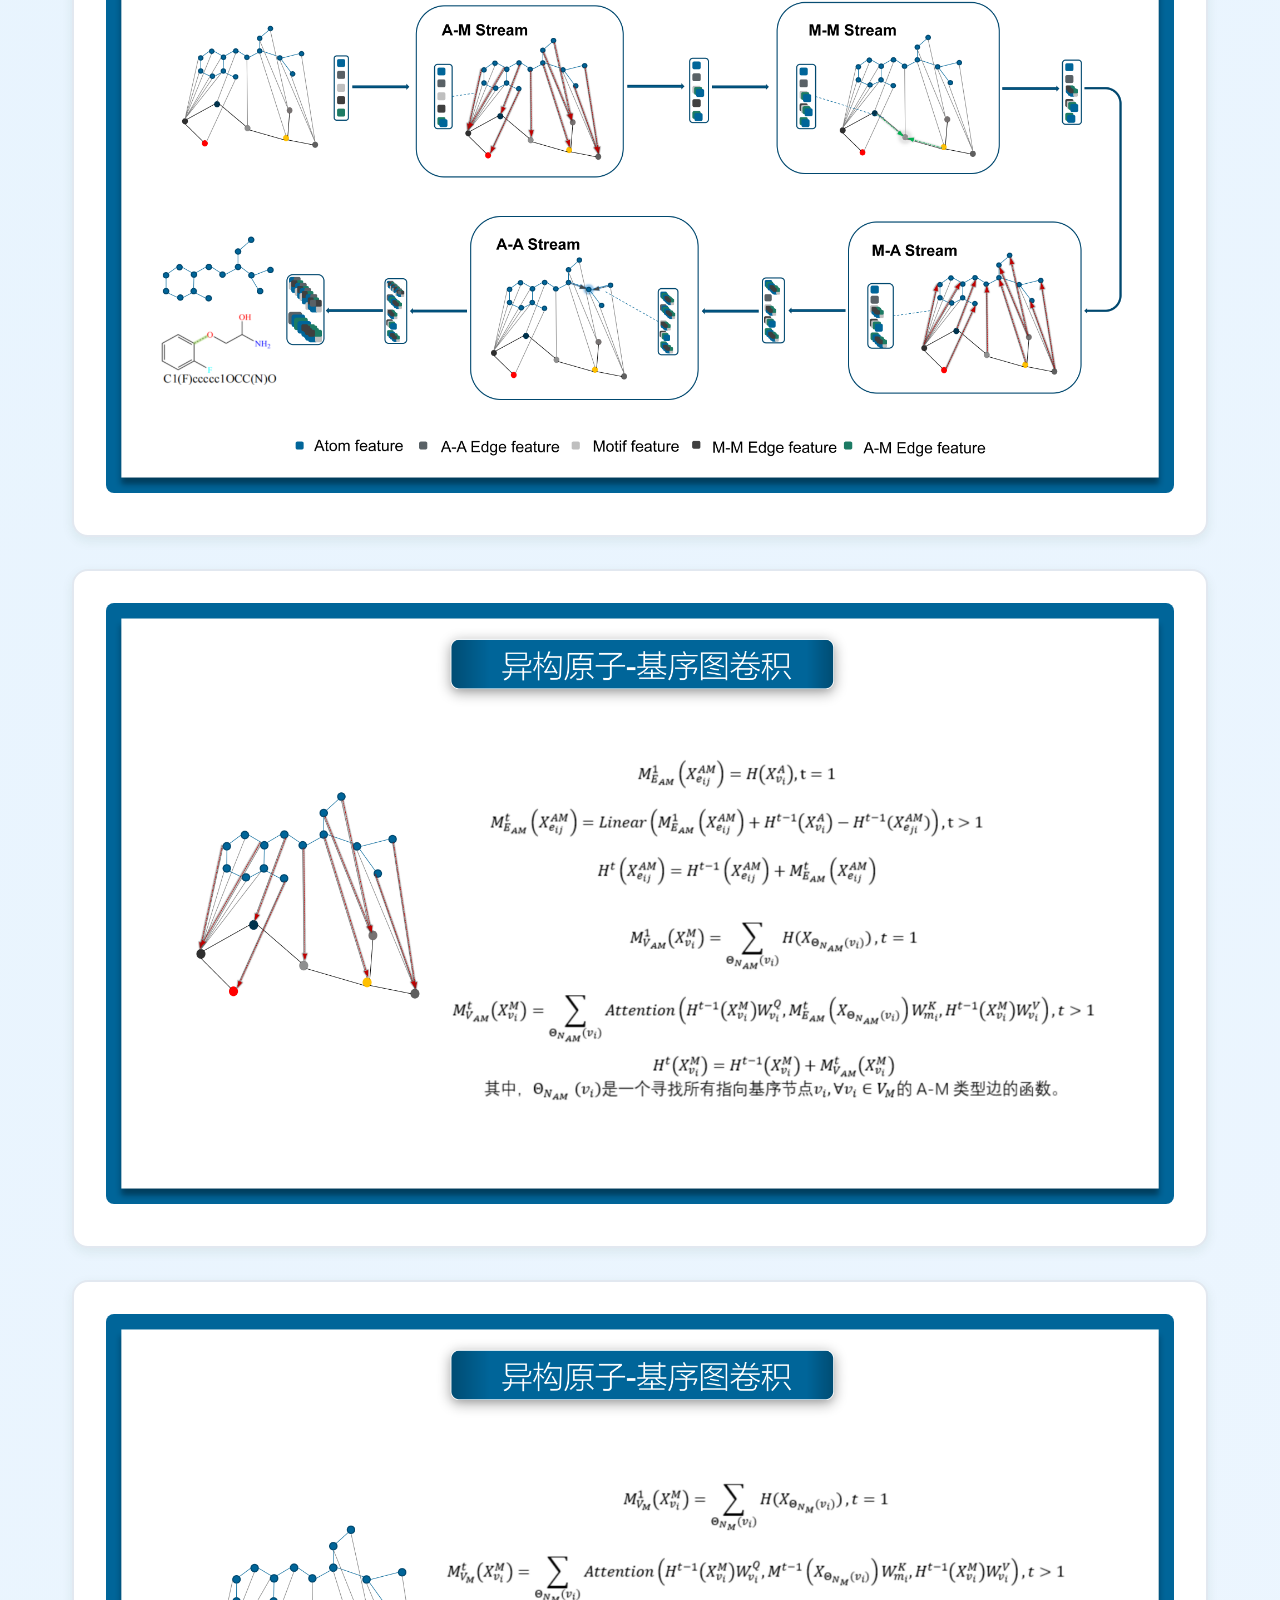
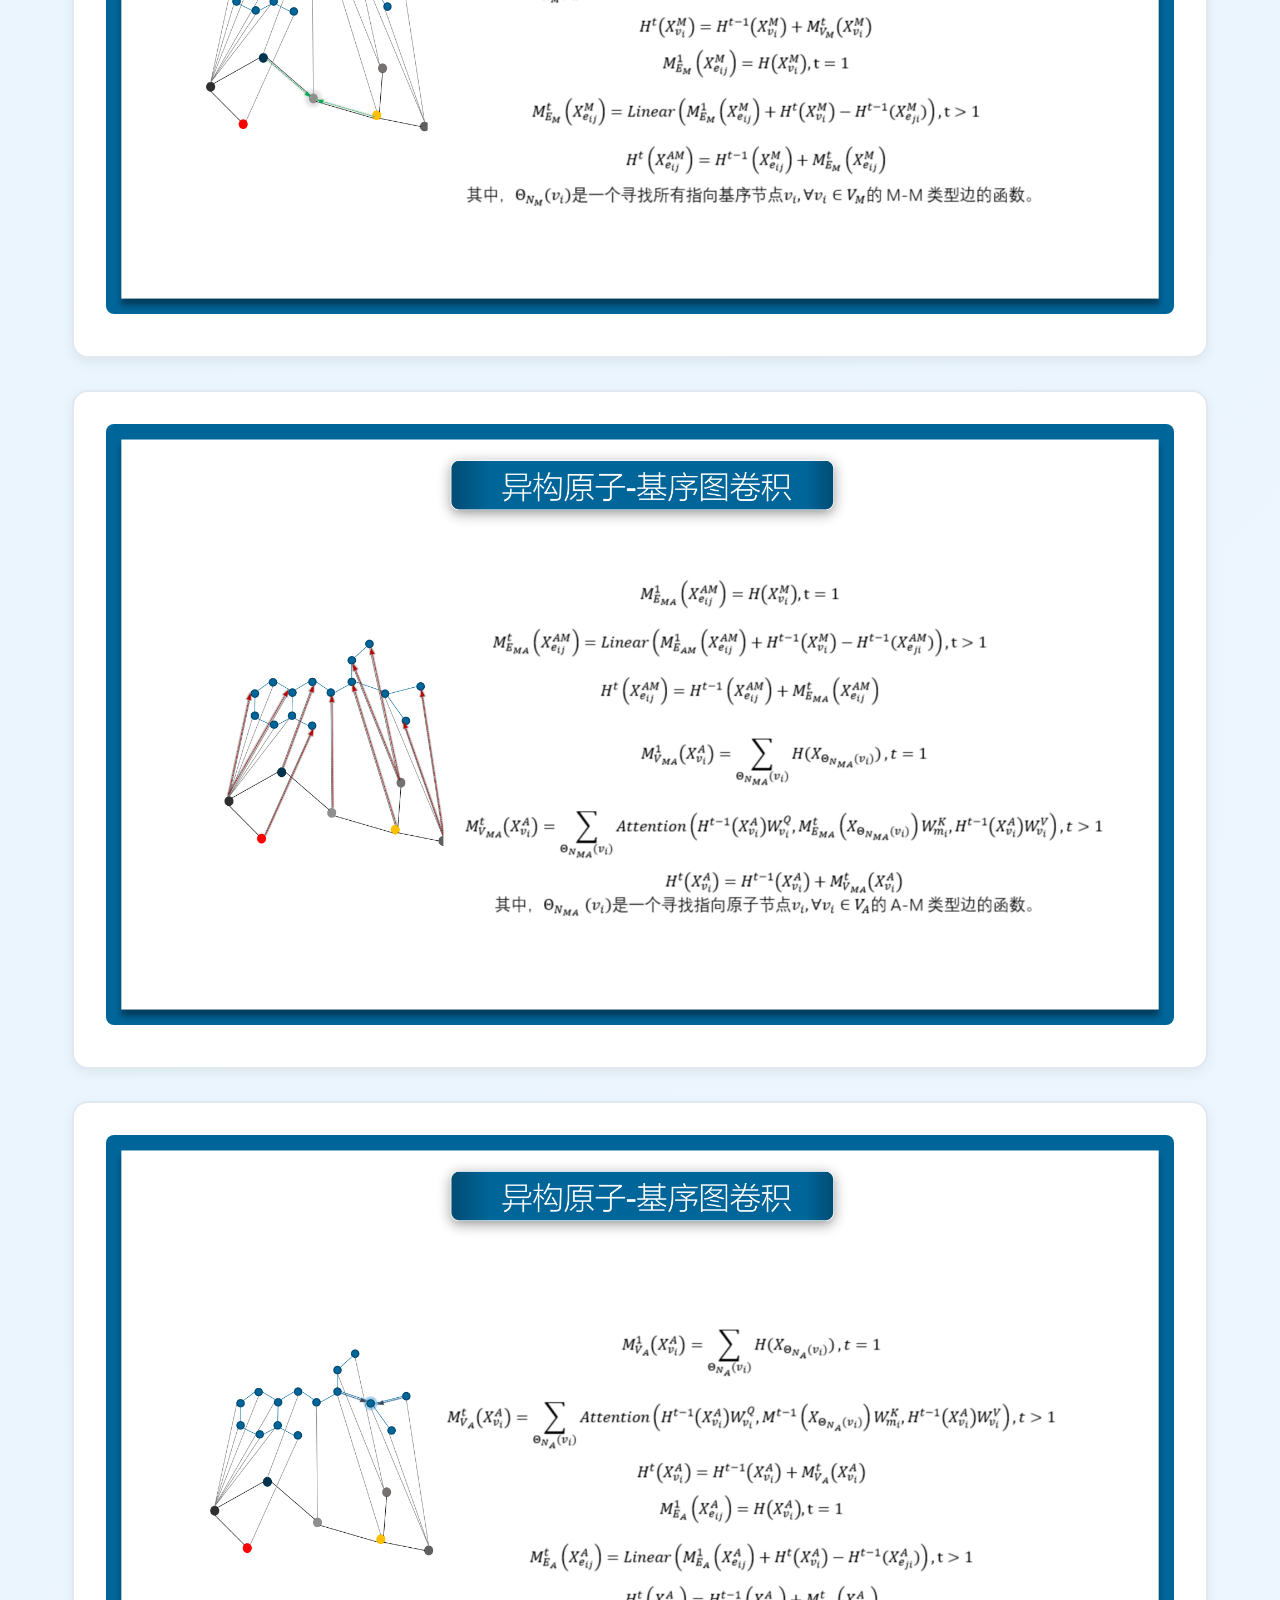
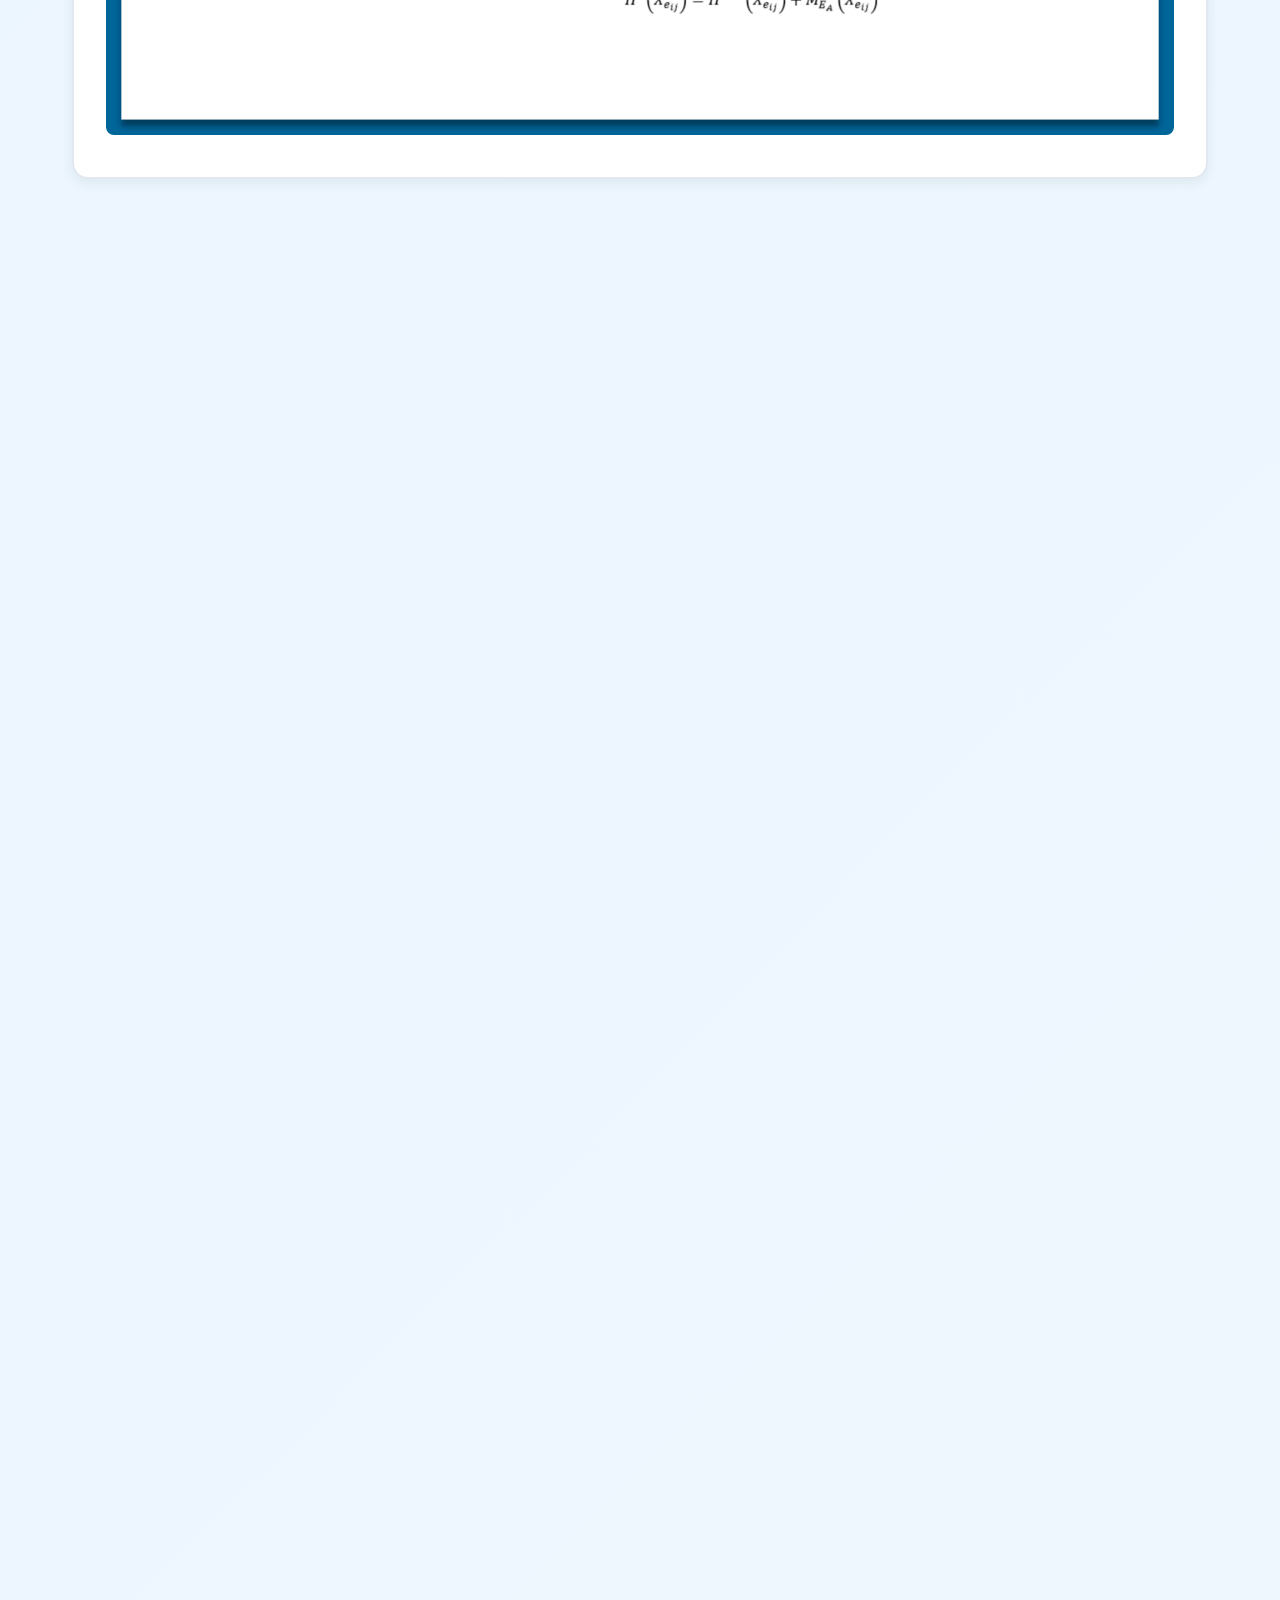
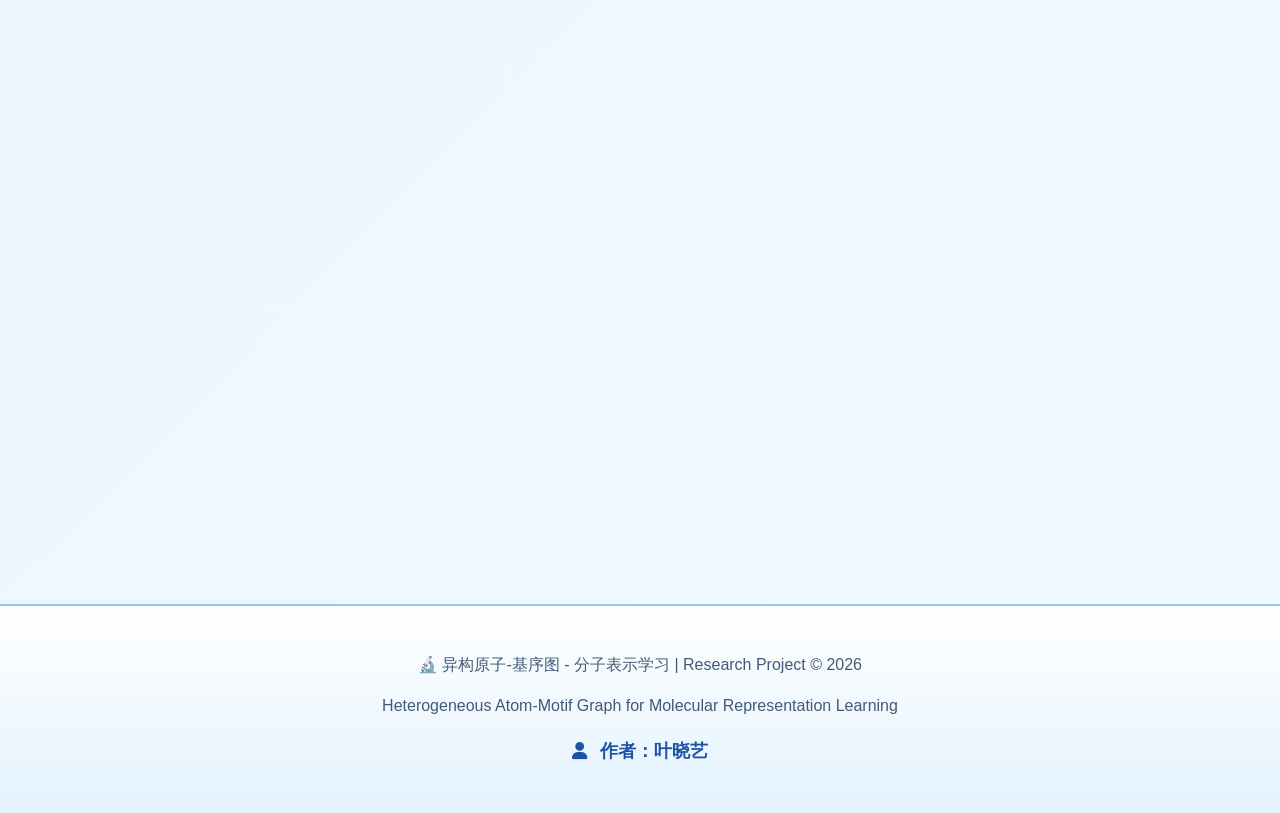
<file: molecule_project.html>
<!DOCTYPE html>
<html lang="zh-CN">
<head>
    <meta charset="UTF-8">
    <meta name="viewport" content="width=device-width, initial-scale=1.0">
    <title>异构原子-基序图 - 分子表示学习</title>
        <link rel="stylesheet" href="assets/css/font-awesome.min.css">
    <script src="assets/js/mathjax.min.js"></script>
    <style>
        * {
            margin: 0;
            padding: 0;
            box-sizing: border-box;
        }

        :root {
            --primary: #1e53a4;
            --secondary: #2c7be5;
            --accent: #4dabf7;
            --text-primary: #1b263b;
            --text-muted: #415a77;
            --bg-light: #f8f9fa;
        }

        body {
            font-family: 'Noto Sans SC', sans-serif;
            background: linear-gradient(135deg, #e3f2fd 0%, #f0f7ff 100%);
            color: var(--text-primary);
            line-height: 1.8;
            overflow-x: hidden;
            position: relative;
        }

        body::before {
            content: '';
            position: fixed;
            top: 0;
            left: 0;
            right: 0;
            bottom: 0;
            background-image: 
                radial-gradient(circle at 10% 20%, rgba(30, 83, 164, 0.12) 0%, transparent 50%),
                radial-gradient(circle at 80% 30%, rgba(44, 123, 229, 0.15) 0%, transparent 50%),
                radial-gradient(circle at 40% 70%, rgba(77, 171, 247, 0.12) 0%, transparent 50%),
                radial-gradient(circle at 90% 80%, rgba(30, 83, 164, 0.08) 0%, transparent 50%);
            pointer-events: none;
            z-index: 0;
            animation: pulseBg 8s ease-in-out infinite;
        }

        @keyframes pulseBg {
            0%, 100% { opacity: 0.7; }
            50% { opacity: 1; }
        }

        .academic-bg {
            position: fixed;
            top: 0;
            left: 0;
            right: 0;
            bottom: 0;
            pointer-events: none;
            z-index: 0;
            overflow: hidden;
        }

        .academic-element {
            position: absolute;
            opacity: 0.25;
            color: var(--primary);
            font-size: 2.5rem;
            font-family: 'Times New Roman', serif;
            font-weight: bold;
            text-shadow: 0 0 10px rgba(30, 83, 164, 0.5);
            animation: floatAcademic 15s ease-in-out infinite;
            transition: all 0.3s ease;
        }

        .academic-element:hover {
            opacity: 0.6;
            transform: scale(1.3);
            text-shadow: 0 0 20px rgba(30, 83, 164, 0.8);
        }

        @keyframes floatAcademic {
            0% { 
                transform: translate(0, 0) rotate(0deg) scale(1);
                opacity: 0.15;
            }
            25% { 
                transform: translate(50px, -40px) rotate(15deg) scale(1.1);
                opacity: 0.35;
            }
            50% { 
                transform: translate(-30px, -60px) rotate(-10deg) scale(1.05);
                opacity: 0.25;
            }
            75% { 
                transform: translate(-60px, -20px) rotate(8deg) scale(1.15);
                opacity: 0.4;
            }
            100% { 
                transform: translate(0, 0) rotate(0deg) scale(1);
                opacity: 0.15;
            }
        }

        .hero {
            min-height: 100vh;
            display: flex;
            flex-direction: column;
            justify-content: center;
            align-items: center;
            text-align: center;
            position: relative;
            padding: 2rem;
            background: linear-gradient(135deg, #0a2463 0%, #1e53a4 30%, #2c7be5 60%, #4dabf7 100%);
            color: white;
            overflow: hidden;
        }

        .molecule-decoration {
            position: absolute;
            pointer-events: none;
            opacity: 0.15;
        }

        .atom {
            position: absolute;
            width: 50px;
            height: 50px;
            background: rgba(255, 255, 255, 0.5);
            border-radius: 50%;
            border: 3px solid rgba(255, 255, 255, 0.7);
            animation: float 6s ease-in-out infinite;
        }

        .bond {
            position: absolute;
            height: 3px;
            background: rgba(255, 255, 255, 0.4);
            transform-origin: left center;
        }

        .motif {
            position: absolute;
            border: 2px dashed rgba(255, 255, 255, 0.35);
            border-radius: 50%;
        }

        @keyframes float {
            0%, 100% {
                transform: translate(0, 0) rotate(0deg);
            }
            25% {
                transform: translate(15px, -15px) rotate(5deg);
            }
            50% {
                transform: translate(-10px, -20px) rotate(-5deg);
            }
            75% {
                transform: translate(-20px, -10px) rotate(3deg);
            }
        }

        @keyframes rotate {
            from { transform: rotate(0deg); }
            to { transform: rotate(360deg); }
        }

        @keyframes pulse {
            0%, 100% { opacity: 0.3; transform: scale(1); }
            50% { opacity: 0.6; transform: scale(1.1); }
        }

        .author-info {
            margin-top: 1.5rem;
            font-size: 1.2rem;
            font-weight: 600;
            opacity: 0.95;
        }

        .author-info i {
            margin-right: 0.5rem;
        }

        .hero-content {
            animation: fadeInUp 1s ease-out 0.3s both;
            max-width: 900px;
            margin: 0 auto;
            text-align: center;
        }

        @keyframes fadeInUp {
            from {
                opacity: 0;
                transform: translateY(40px);
            }
            to {
                opacity: 1;
                transform: translateY(0);
            }
        }

        .project-icon {
            font-size: 6rem;
            margin-bottom: 1.5rem;
            animation: float 3s ease-in-out infinite;
        }

        @keyframes float {
            0%, 100% { transform: translate(0, 0) rotate(0deg); }
            25% { transform: translate(10px, -10px) rotate(3deg); }
            50% { transform: translate(-5px, -20px) rotate(-3deg); }
            75% { transform: translate(-15px, -8px) rotate(2deg); }
        }

        .project-title {
            font-size: 2.8rem;
            font-weight: 900;
            margin-bottom: 1rem;
            line-height: 1.2;
        }

        .project-subtitle {
            font-size: 1.2rem;
            opacity: 0.95;
            margin-bottom: 2rem;
        }

        .hero-badges {
            display: flex;
            flex-wrap: wrap;
            justify-content: center;
            gap: 1rem;
            margin-top: 2rem;
        }

        .badge {
            background: rgba(255, 255, 255, 0.18);
            backdrop-filter: blur(8px);
            padding: 0.5rem 1.2rem;
            border-radius: 8px;
            font-weight: 500;
            border: 1px solid rgba(255, 255, 255, 0.4);
            transition: all 0.3s;
            font-size: 0.95rem;
        }

        .badge:hover {
            background: rgba(255, 255, 255, 0.25);
            transform: translateY(-3px);
        }

        .scroll-indicator {
            position: absolute;
            bottom: 2rem;
            left: 50%;
            transform: translateX(-50%);
            display: flex;
            flex-direction: column;
            align-items: center;
            justify-content: center;
            gap: 0.5rem;
            width: auto;
            text-align: center;
            animation: fadeInUp 1s ease-out 1.5s both, bounceScroll 2s ease-in-out infinite 1.8s;
            cursor: pointer;
        }

        .scroll-indicator i {
            font-size: 2rem;
        }

        @keyframes bounceScroll {
            0%, 100% { transform: translateX(-50%) translateY(0); }
            50% { transform: translateX(-50%) translateY(-10px); }
        }

        nav {
            position: fixed;
            top: 0;
            left: 0;
            right: 0;
            background: rgba(255, 255, 255, 0.98);
            backdrop-filter: blur(15px);
            padding: 0.8rem 2rem;
            z-index: 1000;
            border-bottom: 2px solid #e2e8f0;
            transform: translateY(-100%);
            transition: transform 0.5s ease;
        }

        nav.visible {
            transform: translateY(0);
        }

        .nav-container {
            max-width: 1200px;
            margin: 0 auto;
            display: flex;
            justify-content: center;
            gap: 1.5rem;
            flex-wrap: wrap;
        }

        .nav-link {
            color: var(--text-muted);
            text-decoration: none;
            font-weight: 500;
            transition: all 0.3s;
            padding: 0.4rem 0.9rem;
            border-radius: 8px;
            font-size: 0.95rem;
        }

        .nav-link:hover, .nav-link.active {
            color: white;
            background: var(--primary);
            transform: translateY(-1px);
        }

        .container {
            max-width: 1200px;
            margin: 0 auto;
            padding: 5rem 2rem;
        }

        section {
            margin-bottom: 5rem;
            opacity: 0;
            transform: translateY(30px);
            transition: all 0.8s ease;
            position: relative;
            z-index: 1;
        }

        section.visible {
            opacity: 1;
            transform: translateY(0);
        }

        section:nth-child(odd) {
            animation-delay: 0.1s;
        }

        section:nth-child(even) {
            animation-delay: 0.2s;
        }

        @keyframes slideInLeft {
            from {
                opacity: 0;
                transform: translateX(-50px);
            }
            to {
                opacity: 1;
                transform: translateX(0);
            }
        }

        @keyframes slideInRight {
            from {
                opacity: 0;
                transform: translateX(50px);
            }
            to {
                opacity: 1;
                transform: translateX(0);
            }
        }

        .card {
            background: white;
            border: 2px solid #e2e8f0;
            border-radius: 16px;
            padding: 2rem;
            margin-bottom: 1.5rem;
            transition: all 0.4s cubic-bezier(0.175, 0.885, 0.32, 1.275);
            position: relative;
            overflow: hidden;
            box-shadow: 0 4px 12px rgba(26, 71, 42, 0.08);
        }

        .card:hover {
            transform: translateY(-8px) scale(1.02);
            border-color: var(--primary);
            box-shadow: 0 12px 36px rgba(30, 83, 164, 0.2);
        }

        .card::before {
            content: '';
            position: absolute;
            top: 0;
            left: 0;
            right: 0;
            height: 4px;
            background: linear-gradient(90deg, var(--primary), var(--accent), var(--secondary));
            transform: scaleX(0);
            transition: transform 0.4s ease;
        }

        .card:hover::before {
            transform: scaleX(1);
        }

        .feature-card {
            background: white;
            border: 2px solid #e2e8f0;
            border-radius: 16px;
            padding: 2rem;
            text-align: center;
            transition: all 0.4s cubic-bezier(0.175, 0.885, 0.32, 1.275);
            box-shadow: 0 4px 12px rgba(26, 71, 42, 0.08);
        }

        .feature-card:hover {
            transform: translateY(-8px) scale(1.03);
            border-color: var(--primary);
            box-shadow: 0 12px 36px rgba(30, 83, 164, 0.2);
        }

        .feature-icon {
            font-size: 2.5rem;
            margin-bottom: 1rem;
            color: var(--primary);
            transition: all 0.4s ease;
        }

        .feature-card:hover .feature-icon {
            transform: scale(1.15) rotate(5deg);
            color: var(--accent);
        }

        .section-title {
            font-size: 2.5rem;
            font-weight: 900;
            margin-bottom: 2.5rem;
            display: flex;
            align-items: center;
            gap: 1rem;
            color: var(--text-primary);
        }

        .section-title::before {
            content: '';
            width: 6px;
            height: 3.5rem;
            background: linear-gradient(180deg, var(--primary) 0%, var(--accent) 100%);
            border-radius: 4px;
        }

        .section-title::after {
            content: '';
            flex: 1;
            height: 3px;
            background: linear-gradient(90deg, var(--primary), var(--accent), transparent);
            border-radius: 2px;
        }

        .section-title i {
            transition: transform 0.4s ease;
        }

        .section-title:hover i {
            transform: rotate(15deg) scale(1.2);
        }



        .card h3 {
            color: var(--primary);
            font-size: 1.5rem;
            margin-bottom: 1rem;
            display: flex;
            align-items: center;
            gap: 0.75rem;
        }

        .card h3 i {
            color: var(--primary);
            font-size: 1.6rem;
        }

        .card p {
            color: var(--text-muted);
            font-size: 1.05rem;
            line-height: 1.9;
            text-align: justify;
            text-indent: 2em;
        }

        .innovation-list {
            list-style: none;
            padding: 0;
        }

        .innovation-item {
            padding: 2rem;
            margin-bottom: 1.5rem;
            background: linear-gradient(135deg, #f0fdf4 0%, #e6f9ee 100%);
            border-left: 4px solid var(--primary);
            border-radius: 0 16px 16px 0;
            transition: all 0.3s;
        }

        .innovation-item:hover {
            transform: translateX(8px);
            box-shadow: 0 4px 16px rgba(26, 71, 42, 0.12);
        }

        .innovation-item strong {
            color: var(--primary);
            font-size: 1.25rem;
            display: block;
            margin-bottom: 0.8rem;
            font-weight: 700;
        }

        .innovation-item p {
            color: var(--text-muted);
            font-size: 1.05rem;
            line-height: 1.9;
            text-align: justify;
            text-indent: 2em;
        }

        .image-container {
            background: white;
            border: 2px solid #e2e8f0;
            border-radius: 16px;
            padding: 2rem;
            margin: 2rem 0;
            text-align: center;
            box-shadow: 0 4px 12px rgba(26, 71, 42, 0.08);
        }

        .image-container img {
            max-width: 100%;
            height: auto;
            border-radius: 8px;
            width: 100%;
        }

        .image-placeholder {
            background: linear-gradient(135deg, #f0fdf4 0%, #e6f9ee 100%);
            border: 2px dashed #a7f3d0;
            border-radius: 12px;
            padding: 4rem 2rem;
            text-align: center;
            color: var(--secondary);
            min-height: 200px;
            display: flex;
            flex-direction: column;
            justify-content: center;
            align-items: center;
        }

        .image-placeholder i {
            font-size: 4rem;
            margin-bottom: 1rem;
            opacity: 0.6;
        }

        .image-placeholder h4 {
            font-size: 1.2rem;
            margin-bottom: 0.5rem;
        }

        .image-placeholder p {
            font-size: 0.95rem;
            opacity: 0.7;
            text-indent: 0;
        }

        .image-grid {
            display: grid;
            grid-template-columns: repeat(auto-fit, minmax(300px, 1fr));
            gap: 2rem;
            margin-top: 2rem;
        }

        .features-grid {
            display: grid;
            grid-template-columns: repeat(auto-fit, minmax(250px, 1fr));
            gap: 2rem;
            margin-top: 2rem;
        }

        .feature-card {
            background: white;
            border: 2px solid #e2e8f0;
            border-radius: 16px;
            padding: 2rem;
            text-align: center;
            transition: all 0.3s;
            box-shadow: 0 4px 12px rgba(26, 71, 42, 0.08);
        }

        .feature-card:hover {
            transform: translateY(-5px);
            border-color: var(--primary);
            box-shadow: 0 8px 24px rgba(26, 71, 42, 0.15);
        }

        .feature-icon {
            font-size: 2.5rem;
            margin-bottom: 1rem;
            color: var(--primary);
        }

        .feature-card h4 {
            color: var(--primary);
            font-size: 1.2rem;
            margin-bottom: 0.5rem;
            font-weight: 600;
        }

        .feature-card p {
            color: var(--text-muted);
            font-size: 0.95rem;
            line-height: 1.7;
            text-align: center;
            text-indent: 0;
        }

        footer {
            background: linear-gradient(180deg, white 0%, #e3f2fd 100%);
            text-align: center;
            padding: 2.5rem 2rem;
            color: var(--text-muted);
            border-top: 2px solid #93c5fd;
            position: relative;
            z-index: 1;
        }

        footer p {
            font-weight: 500;
            margin: 0.3rem 0;
        }

        footer .author-footer {
            margin-top: 1rem;
            font-size: 1.1rem;
            color: var(--primary);
            font-weight: 600;
        }

        footer .author-footer i {
            margin-right: 0.5rem;
        }

        @media (max-width: 768px) {
            .project-title {
                font-size: 2rem;
            }
            .section-title {
                font-size: 1.8rem;
            }
            .card {
                padding: 1.5rem;
            }
        }
    </style>
</head>
<body>
    <div class="academic-bg">
        <span class="academic-element" style="top: 8%; left: 3%; animation-delay: 0s;">Σ</span>
        <span class="academic-element" style="top: 12%; right: 5%; animation-delay: 1.5s;">∂</span>
        <span class="academic-element" style="top: 20%; left: 15%; animation-delay: 3s;">∫</span>
        <span class="academic-element" style="top: 22%; right: 15%; animation-delay: 4.5s;">∇</span>
        <span class="academic-element" style="top: 32%; left: 8%; animation-delay: 6s;">Δ</span>
        <span class="academic-element" style="top: 35%; right: 8%; animation-delay: 7.5s;">∞</span>
        <span class="academic-element" style="top: 45%; left: 20%; animation-delay: 9s;">λ</span>
        <span class="academic-element" style="top: 48%; right: 18%; animation-delay: 10.5s;">θ</span>
        <span class="academic-element" style="top: 58%; left: 5%; animation-delay: 12s;">π</span>
        <span class="academic-element" style="top: 60%; right: 12%; animation-delay: 13.5s;">σ</span>
        <span class="academic-element" style="top: 70%; left: 18%; animation-delay: 15s;">ψ</span>
        <span class="academic-element" style="top: 72%; right: 20%; animation-delay: 16.5s;">Ω</span>
        <span class="academic-element" style="top: 82%; left: 10%; animation-delay: 18s;">Φ</span>
        <span class="academic-element" style="top: 85%; right: 5%; animation-delay: 19.5s;">Ψ</span>
        <span class="academic-element" style="top: 15%; left: 28%; animation-delay: 1s;">ρ</span>
        <span class="academic-element" style="top: 28%; right: 25%; animation-delay: 2.5s;">α</span>
        <span class="academic-element" style="top: 40%; left: 30%; animation-delay: 4s;">β</span>
        <span class="academic-element" style="top: 52%; right: 28%; animation-delay: 5.5s;">γ</span>
        <span class="academic-element" style="top: 65%; left: 25%; animation-delay: 7s;">δ</span>
        <span class="academic-element" style="top: 78%; right: 22%; animation-delay: 8.5s;">ε</span>
    </div>
    <div class="hero" id="hero">
        <div class="molecule-decoration" style="top: 10%; left: 5%; animation: float 8s ease-in-out infinite;">
            <div class="atom" style="left: 0; top: 0;"></div>
            <div class="atom" style="left: 60px; top: 40px; animation: float 2s ease-in-out infinite 0.3s;"></div>
            <div class="atom" style="left: 100px; top: -10px; animation: float 2.5s ease-in-out infinite 0.8s;"></div>
            <div class="bond" style="left: 15px; top: 15px; width: 50px; transform: rotate(35deg);"></div>
            <div class="bond" style="left: 72px; top: 32px; width: 45px; transform: rotate(-70deg);"></div>
        </div>

        <div class="molecule-decoration" style="top: 20%; right: 8%; animation: float 9s ease-in-out infinite 1s;">
            <div class="atom" style="left: 0; top: 0;"></div>
            <div class="atom" style="left: -50px; top: 30px; animation: float 3s ease-in-out infinite 0.5s;"></div>
            <div class="atom" style="left: -20px; top: 80px; animation: float 3.2s ease-in-out infinite 1s;"></div>
            <div class="motif" style="left: -40px; top: -40px; width: 150px; height: 150px;"></div>
            <div class="bond" style="left: 17px; top: 17px; width: 45px; transform: rotate(120deg);"></div>
            <div class="bond" style="left: -5px; top: 55px; width: 40px; transform: rotate(40deg);"></div>
        </div>

        <div class="molecule-decoration" style="bottom: 25%; left: 10%; animation: float 7s ease-in-out infinite 2s;">
            <div class="atom" style="left: 0; top: 0;"></div>
            <div class="atom" style="left: 70px; top: 10px; animation: float 2.8s ease-in-out infinite 0.4s;"></div>
            <div class="atom" style="left: 35px; top: 70px; animation: float 3.1s ease-in-out infinite 0.7s;"></div>
            <div class="motif" style="left: -30px; top: -30px; width: 120px; height: 120px;"></div>
        </div>

        <div class="molecule-decoration" style="bottom: 15%; right: 15%; animation: float 10s ease-in-out infinite 1.5s;">
            <div class="atom" style="left: 0; top: 0;"></div>
            <div class="atom" style="left: 90px; top: 20px; animation: float 2.9s ease-in-out infinite 0.6s;"></div>
            <div class="atom" style="left: 20px; top: 90px; animation: float 3s ease-in-out infinite 1.2s;"></div>
            <div class="atom" style="left: 80px; top: 80px; animation: float 3.3s ease-in-out infinite 1.5s;"></div>
        </div>

        <div class="molecule-decoration" style="top: 50%; left: 3%; animation: float 8.5s ease-in-out infinite 0.8s;">
            <div class="atom" style="left: 0; top: 0; width: 30px; height: 30px;"></div>
        </div>

        <div class="molecule-decoration" style="top: 35%; right: 3%; animation: float 7.5s ease-in-out infinite 1.2s;">
            <div class="atom" style="left: 0; top: 0; width: 35px; height: 35px;"></div>
        </div>

        <div class="molecule-decoration" style="bottom: 40%; right: 5%; animation: float 9.5s ease-in-out infinite 1.8s;">
            <div class="atom" style="left: 0; top: 0; width: 25px; height: 25px;"></div>
        </div>

        <div class="hero-content">
            <div class="project-icon">
                <svg width="120" height="120" viewBox="0 0 120 120" xmlns="http://www.w3.org/2000/svg">
                    <!-- Center atom -->
                    <circle cx="60" cy="60" r="18" fill="#4dabf7" stroke="white" stroke-width="3"/>
                    <!-- Hexagonal ring -->
                    <circle cx="90" cy="40" r="12" fill="#2c7be5" stroke="white" stroke-width="2"/>
                    <circle cx="90" cy="80" r="12" fill="#2c7be5" stroke="white" stroke-width="2"/>
                    <circle cx="60" cy="95" r="12" fill="#2c7be5" stroke="white" stroke-width="2"/>
                    <circle cx="30" cy="80" r="12" fill="#2c7be5" stroke="white" stroke-width="2"/>
                    <circle cx="30" cy="40" r="12" fill="#2c7be5" stroke="white" stroke-width="2"/>
                    <circle cx="60" cy="25" r="12" fill="#2c7be5" stroke="white" stroke-width="2"/>
                    <!-- Bonds -->
                    <line x1="75" y1="50" x2="85" y2="45" stroke="white" stroke-width="3" stroke-linecap="round"/>
                    <line x1="75" y1="70" x2="85" y2="75" stroke="white" stroke-width="3" stroke-linecap="round"/>
                    <line x1="60" y1="42" x2="60" y2="32" stroke="white" stroke-width="3" stroke-linecap="round"/>
                    <line x1="60" y1="78" x2="60" y2="88" stroke="white" stroke-width="3" stroke-linecap="round"/>
                    <line x1="45" y1="70" x2="35" y2="75" stroke="white" stroke-width="3" stroke-linecap="round"/>
                    <line x1="45" y1="50" x2="35" y2="45" stroke="white" stroke-width="3" stroke-linecap="round"/>
                    <!-- Additional decorations -->
                    <circle cx="105" cy="30" r="5" fill="#a5d8ff" opacity="0.6">
                        <animate attributeName="opacity" values="0.3;0.8;0.3" dur="3s" repeatCount="indefinite"/>
                    </circle>
                    <circle cx="15" cy="55" r="5" fill="#a5d8ff" opacity="0.6">
                        <animate attributeName="opacity" values="0.8;0.3;0.8" dur="3s" repeatCount="indefinite"/>
                    </circle>
                </svg>
            </div>
            <h1 class="project-title">异构原子-基序图</h1>
            <p class="project-subtitle">Heterogeneous Atom-Motif Graph for Molecular Representation Learning</p>
            <div class="hero-badges">
                <span class="badge">
                    <i class="fas fa-atom"></i> 分子表示学习
                </span>
                <span class="badge">
                    <i class="fas fa-project-diagram"></i> 异构图建模
                </span>
                <span class="badge">
                    <i class="fas fa-code-branch"></i> 图卷积网络
                </span>
                <span class="badge">
                    <i class="fas fa-flask"></i> 化学信息学
                </span>
            </div>
            <div class="author-info">
                <i class="fas fa-user"></i> 作者：叶晓艺
            </div>
        </div>
        <div class="scroll-indicator" onclick="scrollToSection('innovation')">
            <i class="fas fa-chevron-down"></i>
            <span style="font-weight: 600;">查看详情</span>
        </div>
    </div>

    <nav id="navbar">
        <div class="nav-container">
            <a href="#innovation" class="nav-link">主要贡献</a>
            <a href="#background" class="nav-link">研究背景</a>
            <a href="#related" class="nav-link">相关工作</a>
            <a href="#methodology" class="nav-link">研究方法</a>
            <a href="#overview" class="nav-link">方法概述</a>
            <a href="#results" class="nav-link">实验结果</a>
            <a href="#features" class="nav-link">核心特性</a>
        </div>
    </nav>

    <div class="container">
        <section id="innovation">
            <h2 class="section-title">主要贡献与创新</h2>
            
            <div class="features-grid">
                <div class="card" style="margin: 0;">
                    <h3><i class="fas fa-sitemap"></i> 异构原子-基序图</h3>
                    <p>提出一种新的基于原子分子结构与分子基序分解的分子表示——异构原子-基序图。基序可以认为是分子序列中由一些原子组成的子序列。这些原子相互作用，以基序为整体作用在分子性质上。同时，这种基序整体对组成它的原子的特性产生影响。与此同时，如同分子中的组成原子与原子之间存在性质上的相互影响，分子中基序与基序之间也存在着相互影响。为了在分子表征中引入基序这一模态，并符合化学原理地充分利用新增的基序模态信息，有必要设计一种新的分子表示方法，而本文提出的异构原子-基序图对此进行了实现。</p>
                </div>
                <div class="card" style="margin: 0;">
                    <h3><i class="fas fa-wave-square"></i> 异构原子-基序图卷积</h3>
                    <p>受基序整体以及分子内部原子之间的相互作用启发，在异构原子-基序图基础上设计一种更符合分子内部作用机制的信息传递策略——异构原子-基序图卷积，以更充分直接地捕捉与表示分子特征，解决分子表征领域由分子的复杂性引发的特征提取不充分等问题，并提高分子表征算法的泛化能力。</p>
                </div>
            </div>
        </section>

        <section id="background">
            <h2 class="section-title">研究背景</h2>
            <div class="features-grid">
                <div class="feature-card">
                    <div class="feature-icon">
                        <div style="width: 80px; height: 80px; background: linear-gradient(135deg, var(--primary) 0%, var(--accent) 100%); border-radius: 50%; display: flex; align-items: center; justify-content: center; color: white; font-size: 2.5rem; font-weight: 900; margin: 0 auto;">01</div>
                    </div>
                    <h4>研究需要</h4>
                    <p>分子设计和药物发现的需要对分子表征研究提出了巨大的需求</p>
                </div>
                <div class="feature-card">
                    <div class="feature-icon">
                        <div style="width: 80px; height: 80px; background: linear-gradient(135deg, var(--primary) 0%, var(--accent) 100%); border-radius: 50%; display: flex; align-items: center; justify-content: center; color: white; font-size: 2.5rem; font-weight: 900; margin: 0 auto;">02</div>
                    </div>
                    <h4>数据支持</h4>
                    <p>大规模分子数据的快速增长为分子表征提供了大量数据支持</p>
                </div>
                <div class="feature-card">
                    <div class="feature-icon">
                        <div style="width: 80px; height: 80px; background: linear-gradient(135deg, var(--primary) 0%, var(--accent) 100%); border-radius: 50%; display: flex; align-items: center; justify-content: center; color: white; font-size: 2.5rem; font-weight: 900; margin: 0 auto;">03</div>
                    </div>
                    <h4>深度学习方法</h4>
                    <p>深度学习方法在分子生物学领域的分子表征研究中展现出巨大的潜力</p>
                </div>
            </div>
        </section>

        <section id="related">
            <h2 class="section-title">相关工作</h2>
            <div class="card">
                <h3><i class="fas fa-file-code"></i> 基于SMILES序列输入的序列模型</h3>
                <p>
                    将表示分子的SMILES序列看作文本作为输入，借鉴序列模型在语言处理的成功经验，利用RNN等序列模型来建模一维分子描述符并且将RNN的隐藏状态作为分子的表征用于下游任务。
                </p>
            </div>
            <div class="card" style="margin-top: 1.5rem;">
                <h3><i class="fas fa-project-diagram"></i> 分子图模型</h3>
                <p>
                    图是表示分子结构的最直观的方法，任何分子都可用图表示，节点为原子，边为键。将分子图输入GNN中，通过逐步聚合原子自身及其邻域信息来提取特征。
                </p>
            </div>
        </section>

        <section id="methodology">
            <h2 class="section-title">研究方法</h2>
            
            <div class="features-grid">
                <div class="card" style="margin: 0; transform: rotate(-1deg);">
                    <div style="display: flex; gap: 0.5rem; margin-bottom: 1rem;">
                        <i class="fas fa-paperclip" style="color: var(--primary);"></i>
                        <div style="flex: 1;">
                            <h3 style="margin-bottom: 0.75rem;"><i class="fas fa-database"></i> 收集数据</h3>
                            <p>本文初步选用分子表征领域常用数据集BBBP及ESOL。其中，BBBP数据集用于分类任务的训练和测试。ESOL数据集用于回归任务的训练和测试。</p>
                        </div>
                    </div>
                </div>
                <div class="card" style="margin: 0; transform: rotate(1deg);">
                    <div style="display: flex; gap: 0.5rem; margin-bottom: 1rem;">
                        <i class="fas fa-paperclip" style="color: var(--primary);"></i>
                        <div style="flex: 1;">
                            <h3 style="margin-bottom: 0.75rem;"><i class="fas fa-cube"></i> 确定模型结构</h3>
                            <p>异构原子-基序图表示的分子数据经过初始化后传入异构原子-基序图卷积中得到分子特征图，最后传入下游任务中。</p>
                        </div>
                    </div>
                </div>
                <div class="card" style="margin: 0; transform: rotate(-0.5deg);">
                    <div style="display: flex; gap: 0.5rem; margin-bottom: 1rem;">
                        <i class="fas fa-paperclip" style="color: var(--primary);"></i>
                        <div style="flex: 1;">
                            <h3 style="margin-bottom: 0.75rem;"><i class="fas fa-chart-line"></i> 模型训练和评估</h3>
                            <p>所有基准数据集都被分割为具有0.8/0.1/0.1比率的训练集、验证集和测试集。采用5倍交叉验证并重复5次训练来说明每个实验的结果，以增加我们的模型的可信度。</p>
                        </div>
                    </div>
                </div>
            </div>
        </section>

        <section id="overview">
            <h2 class="section-title">方法概述</h2>
            
            <div class="image-container" id="img-define">
                <img src="images/research/molecule_define.png" alt="异构原子-基序图定义" onerror="showPlaceholder(this, '异构原子-基序图定义', '展示异构原子-基序图的数学定义')">
                <div class="image-placeholder" style="display: none;">
                    <i class="fas fa-diagram-project"></i>
                    <h4>异构原子-基序图定义</h4>
                    <p>展示异构原子-基序图的数学定义</p>
                </div>
            </div>
            
            <div class="image-container" id="img-build">
                <img src="images/research/molecule_build.png" alt="异构原子-基序图的构建" onerror="showPlaceholder(this, '异构原子-基序图的构建', '展示从分子到异构原子-基序图的构建过程')">
                <div class="image-placeholder" style="display: none;">
                    <i class="fas fa-sitemap"></i>
                    <h4>异构原子-基序图的构建</h4>
                    <p>展示从分子到异构原子-基序图的构建过程</p>
                </div>
            </div>
            
            <div class="image-container" id="img-arch">
                <img src="images/research/molecule_architecture.png" alt="异构原子-基序图卷积架构" onerror="showPlaceholder(this, '异构原子-基序图卷积架构', '展示4个Stream的整体架构')">
                <div class="image-placeholder" style="display: none;">
                    <i class="fas fa-project-diagram"></i>
                    <h4>异构原子-基序图卷积架构</h4>
                    <p>展示4个Stream的整体架构</p>
                </div>
            </div>
            
            <div class="image-container" id="img-am">
                <img src="images/research/molecule_am.png" alt="异构原子-基序图卷积A-M流" onerror="showPlaceholder(this, '异构原子-基序图卷积A-M流', '展示原子→基序消息传递公式')">
                <div class="image-placeholder" style="display: none;">
                    <i class="fas fa-function"></i>
                    <h4>异构原子-基序图卷积A-M流</h4>
                    <p>展示原子→基序消息传递公式</p>
                </div>
            </div>
            
            <div class="image-container" id="img-mm">
                <img src="images/research/molecule_mm.png" alt="异构原子-基序图卷积M-M流" onerror="showPlaceholder(this, '异构原子-基序图卷积M-M流', '展示基序→基序消息传递公式')">
                <div class="image-placeholder" style="display: none;">
                    <i class="fas fa-formula"></i>
                    <h4>异构原子-基序图卷积M-M流</h4>
                    <p>展示基序→基序消息传递公式</p>
                </div>
            </div>
            
            <div class="image-container" id="img-ma">
                <img src="images/research/molecule_ma.png" alt="异构原子-基序图卷积M-A流" onerror="showPlaceholder(this, '异构原子-基序图卷积M-A流', '展示基序→原子消息传递公式')">
                <div class="image-placeholder" style="display: none;">
                    <i class="fas fa-math"></i>
                    <h4>异构原子-基序图卷积M-A流</h4>
                    <p>展示基序→原子消息传递公式</p>
                </div>
            </div>
            
            <div class="image-container" id="img-aa">
                <img src="images/research/molecule_aa.png" alt="异构原子-基序图卷积A-A流" onerror="showPlaceholder(this, '异构原子-基序图卷积A-A流', '展示原子→原子消息传递公式')">
                <div class="image-placeholder" style="display: none;">
                    <i class="fas fa-calculator"></i>
                    <h4>异构原子-基序图卷积A-A流</h4>
                    <p>展示原子→原子消息传递公式</p>
                </div>
            </div>
        </section>

        <section id="results">
            <h2 class="section-title">实验结果</h2>
            
            <div class="card" style="margin-bottom: 2rem;">
                <h3><i class="fas fa-table"></i> BBBP（分类）实验结果</h3>
                <div style="overflow-x: auto;">
                    <table style="width: 100%; border-collapse: collapse; margin-top: 1rem; font-size: 0.95rem;">
                        <tr>
                            <th style="background: linear-gradient(135deg, var(--primary) 0%, var(--secondary) 100%); color: white; padding: 0.75rem 1rem; text-align: left; border-bottom: 2px solid var(--primary);">Method</th>
                            <th style="background: linear-gradient(135deg, var(--primary) 0%, var(--secondary) 100%); color: white; padding: 0.75rem 1rem; text-align: center; border-bottom: 2px solid var(--primary);">Accuracy</th>
                        </tr>
                        <tr>
                            <td style="padding: 0.6rem 1rem; border-bottom: 1px solid #e0e0e0;">TF_Robust</td>
                            <td style="padding: 0.6rem 1rem; border-bottom: 1px solid #e0e0e0; text-align: center;">0.860(0.087)</td>
                        </tr>
                        <tr>
                            <td style="padding: 0.6rem 1rem; border-bottom: 1px solid #e0e0e0;">GraphConv</td>
                            <td style="padding: 0.6rem 1rem; border-bottom: 1px solid #e0e0e0; text-align: center;">0.877(0.036)</td>
                        </tr>
                        <tr>
                            <td style="padding: 0.6rem 1rem; border-bottom: 1px solid #e0e0e0;">Weave</td>
                            <td style="padding: 0.6rem 1rem; border-bottom: 1px solid #e0e0e0; text-align: center;">0.837(0.065)</td>
                        </tr>
                        <tr>
                            <td style="padding: 0.6rem 1rem; border-bottom: 1px solid #e0e0e0;">SchNet</td>
                            <td style="padding: 0.6rem 1rem; border-bottom: 1px solid #e0e0e0; text-align: center;">0.847(0.024)</td>
                        </tr>
                        <tr>
                            <td style="padding: 0.6rem 1rem; border-bottom: 1px solid #e0e0e0;">MPNN</td>
                            <td style="padding: 0.6rem 1rem; border-bottom: 1px solid #e0e0e0; text-align: center;">0.913(0.041)</td>
                        </tr>
                        <tr>
                            <td style="padding: 0.6rem 1rem; border-bottom: 1px solid #e0e0e0;">DMPNN</td>
                            <td style="padding: 0.6rem 1rem; border-bottom: 1px solid #e0e0e0; text-align: center;">0.919(0.030)</td>
                        </tr>
                        <tr>
                            <td style="padding: 0.6rem 1rem; border-bottom: 1px solid #e0e0e0;">MGCN</td>
                            <td style="padding: 0.6rem 1rem; border-bottom: 1px solid #e0e0e0; text-align: center;">0.850(0.064)</td>
                        </tr>
                        <tr>
                            <td style="padding: 0.6rem 1rem; border-bottom: 1px solid #e0e0e0;">AttentiveFP</td>
                            <td style="padding: 0.6rem 1rem; border-bottom: 1px solid #e0e0e0; text-align: center;">0.908(0.050)</td>
                        </tr>
                        <tr>
                            <td style="padding: 0.6rem 1rem; border-bottom: 1px solid #e0e0e0;">N-GRAM</td>
                            <td style="padding: 0.6rem 1rem; border-bottom: 1px solid #e0e0e0; text-align: center;">0.912(0.013)</td>
                        </tr>
                        <tr>
                            <td style="padding: 0.6rem 1rem; border-bottom: 1px solid #e0e0e0;">HU, et al</td>
                            <td style="padding: 0.6rem 1rem; border-bottom: 1px solid #e0e0e0; text-align: center;">0.915(0.040)</td>
                        </tr>
                        <tr>
                            <td style="padding: 0.6rem 1rem; border-bottom: 1px solid #e0e0e0;">GROVERbase</td>
                            <td style="padding: 0.6rem 1rem; border-bottom: 1px solid #e0e0e0; text-align: center;">0.936(0.008)</td>
                        </tr>
                        <tr>
                            <td style="padding: 0.6rem 1rem; border-bottom: 1px solid #e0e0e0;">GROVERlarge</td>
                            <td style="padding: 0.6rem 1rem; border-bottom: 1px solid #e0e0e0; text-align: center;">0.940(0.019)</td>
                        </tr>
                        <tr style="background: linear-gradient(90deg, rgba(64,145,108,0.12) 0%, rgba(26,71,42,0.12) 100%);">
                            <td style="padding: 0.75rem 1rem; border-bottom: 2px solid var(--primary); font-weight: 600;">Ours</td>
                            <td style="padding: 0.75rem 1rem; border-bottom: 2px solid var(--primary); text-align: center; font-weight: 700; color: var(--primary);">0.960 (0.012)</td>
                        </tr>
                    </table>
                </div>
                <div style="margin-top: 1.5rem; padding: 1rem; background: linear-gradient(135deg, rgba(26,71,42,0.03) 0%, rgba(64,145,108,0.03) 100%); border-radius: 8px;">
                    <p style="margin-bottom: 0.5rem;"><strong>Dataset:</strong> BBBP</p>
                    <p style="margin: 0;"><strong># Molecules:</strong> 2039</p>
                </div>
            </div>
        </section>

        <section id="features">
            <h2 class="section-title">核心特性</h2>
            
            <div class="features-grid" style="grid-template-columns: repeat(3, 1fr);">
                <div class="feature-card">
                    <div class="feature-icon">
                        <i class="fas fa-sitemap"></i>
                    </div>
                    <h4>双模态建模</h4>
                    <p>同时建模原子和基序两种模态，充分捕捉不同尺度的分子信息</p>
                </div>
                
                <div class="feature-card">
                    <div class="feature-icon">
                        <i class="fas fa-sync-alt"></i>
                    </div>
                    <h4>双向信息传播</h4>
                    <p>原子与基序之间、基序与基序之间实现信息双向流动</p>
                </div>
                
                <div class="feature-card">
                    <div class="feature-icon">
                        <i class="fas fa-star"></i>
                    </div>
                    <h4>符合化学原理</h4>
                    <p>信息传递策略符合真实分子内部原子与基序的相互作用机制</p>
                </div>
                
                <div class="feature-card">
                    <div class="feature-icon">
                        <i class="fas fa-brain"></i>
                    </div>
                    <h4>充分特征提取</h4>
                    <p>解决分子复杂性带来的特征提取不充分问题</p>
                </div>
                
                <div class="feature-card">
                    <div class="feature-icon">
                        <i class="fas fa-rocket"></i>
                    </div>
                    <h4>强泛化能力</h4>
                    <p>在多种分子性质预测任务中展现良好的泛化性能</p>
                </div>
                
                <div class="feature-card">
                    <div class="feature-icon">
                        <i class="fas fa-chart-line"></i>
                    </div>
                    <h4>性能优越</h4>
                    <p>在多项基准测试中取得优异的实验结果</p>
                </div>
            </div>
        </section>
    </div>

    <footer>
        <p>🔬 异构原子-基序图 - 分子表示学习 | Research Project © 2026</p>
        <p style="margin-top: 0.75rem; font-size: 1rem;">Heterogeneous Atom-Motif Graph for Molecular Representation Learning</p>
        <p class="author-footer">
            <i class="fas fa-user"></i> 作者：叶晓艺
        </p>
    </footer>

    <script>
        function showPlaceholder(img, title, description) {
            const container = img.parentElement;
            const placeholder = container.querySelector('.image-placeholder');
            if (placeholder) {
                img.style.display = 'none';
                placeholder.style.display = 'flex';
            }
        }

        // 滚动到指定元素，考虑导航栏高度（全局函数，供HTML onclick调用）
        function scrollToSection(elementId) {
            const element = document.getElementById(elementId);
            const navHeight = document.getElementById('navbar').offsetHeight || 60;
            const elementPosition = element.getBoundingClientRect().top + window.pageYOffset;
            const offsetPosition = elementPosition - navHeight - 20;
            
            window.scrollTo({
                top: offsetPosition,
                behavior: 'smooth'
            });
        }

        document.addEventListener('DOMContentLoaded', () => {
            const allImages = document.querySelectorAll('.image-container img');
            allImages.forEach(img => {
                img.onerror = function() {
                    const container = this.parentElement;
                    const placeholder = container.querySelector('.image-placeholder');
                    if (placeholder) {
                        this.style.display = 'none';
                        placeholder.style.display = 'flex';
                    }
                };
            });

            const navbar = document.getElementById('navbar');
            const sections = document.querySelectorAll('section');
            const navLinks = document.querySelectorAll('.nav-link');
            const observerOptions = {
                threshold: 0.1,
                rootMargin: '0px 0px -50px 0px'
            };

            const sectionObserver = new IntersectionObserver((entries) => {
                entries.forEach(entry => {
                    if (entry.isIntersecting) {
                        entry.target.classList.add('visible');
                    }
                });
            }, observerOptions);

            sections.forEach(section => sectionObserver.observe(section));

            window.addEventListener('scroll', () => {
                if (window.scrollY > 50) {
                    navbar.classList.add('visible');
                } else {
                    navbar.classList.remove('visible');
                }

                let current = '';
                sections.forEach(section => {
                    const sectionTop = section.offsetTop - 100;
                    if (window.scrollY >= sectionTop) {
                        current = section.getAttribute('id');
                    }
                });

                navLinks.forEach(link => {
                    link.classList.remove('active');
                    if (link.getAttribute('href') === `#${current}`) {
                        link.classList.add('active');
                    }
                });
            });

            navLinks.forEach(link => {
                link.addEventListener('click', (e) => {
                    e.preventDefault();
                    const targetId = link.getAttribute('href').substring(1);
                    scrollToSection(targetId);
                });
            });
        });
    </script>
</body>
</html>
</file>
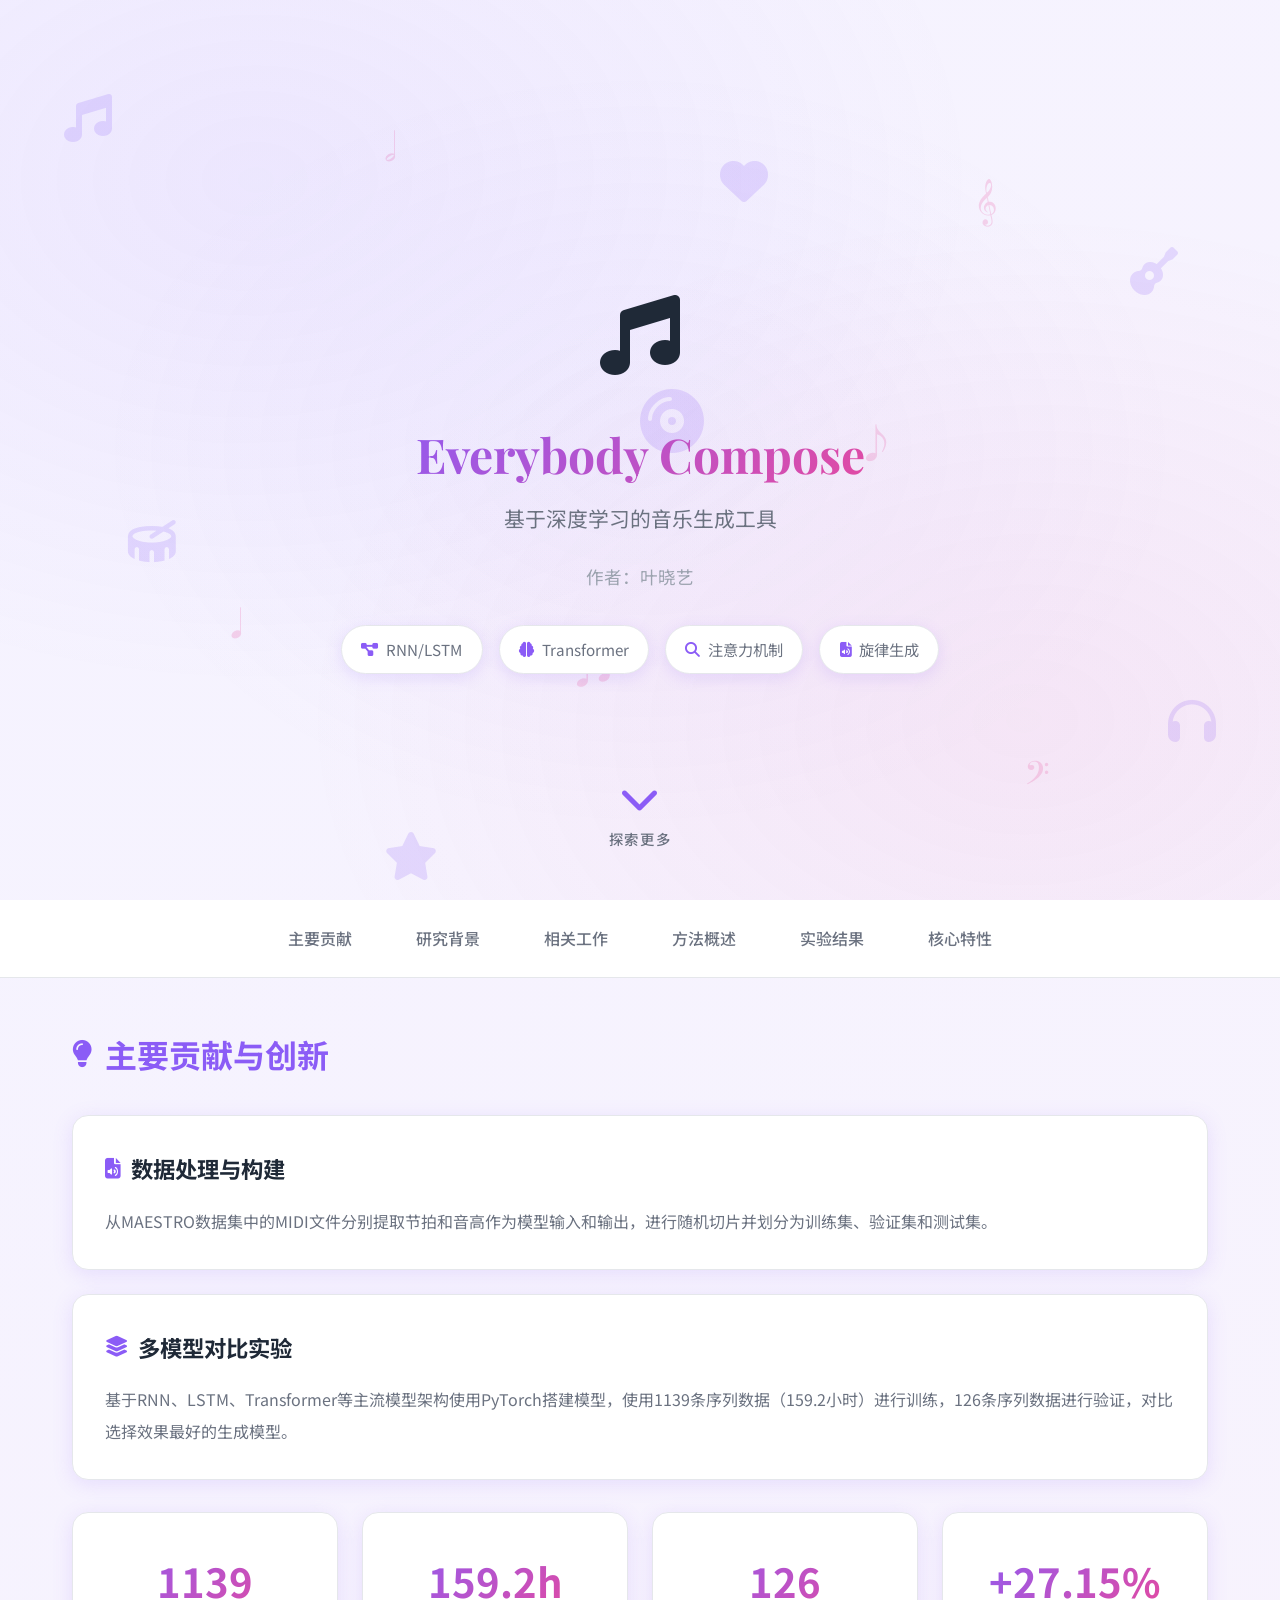
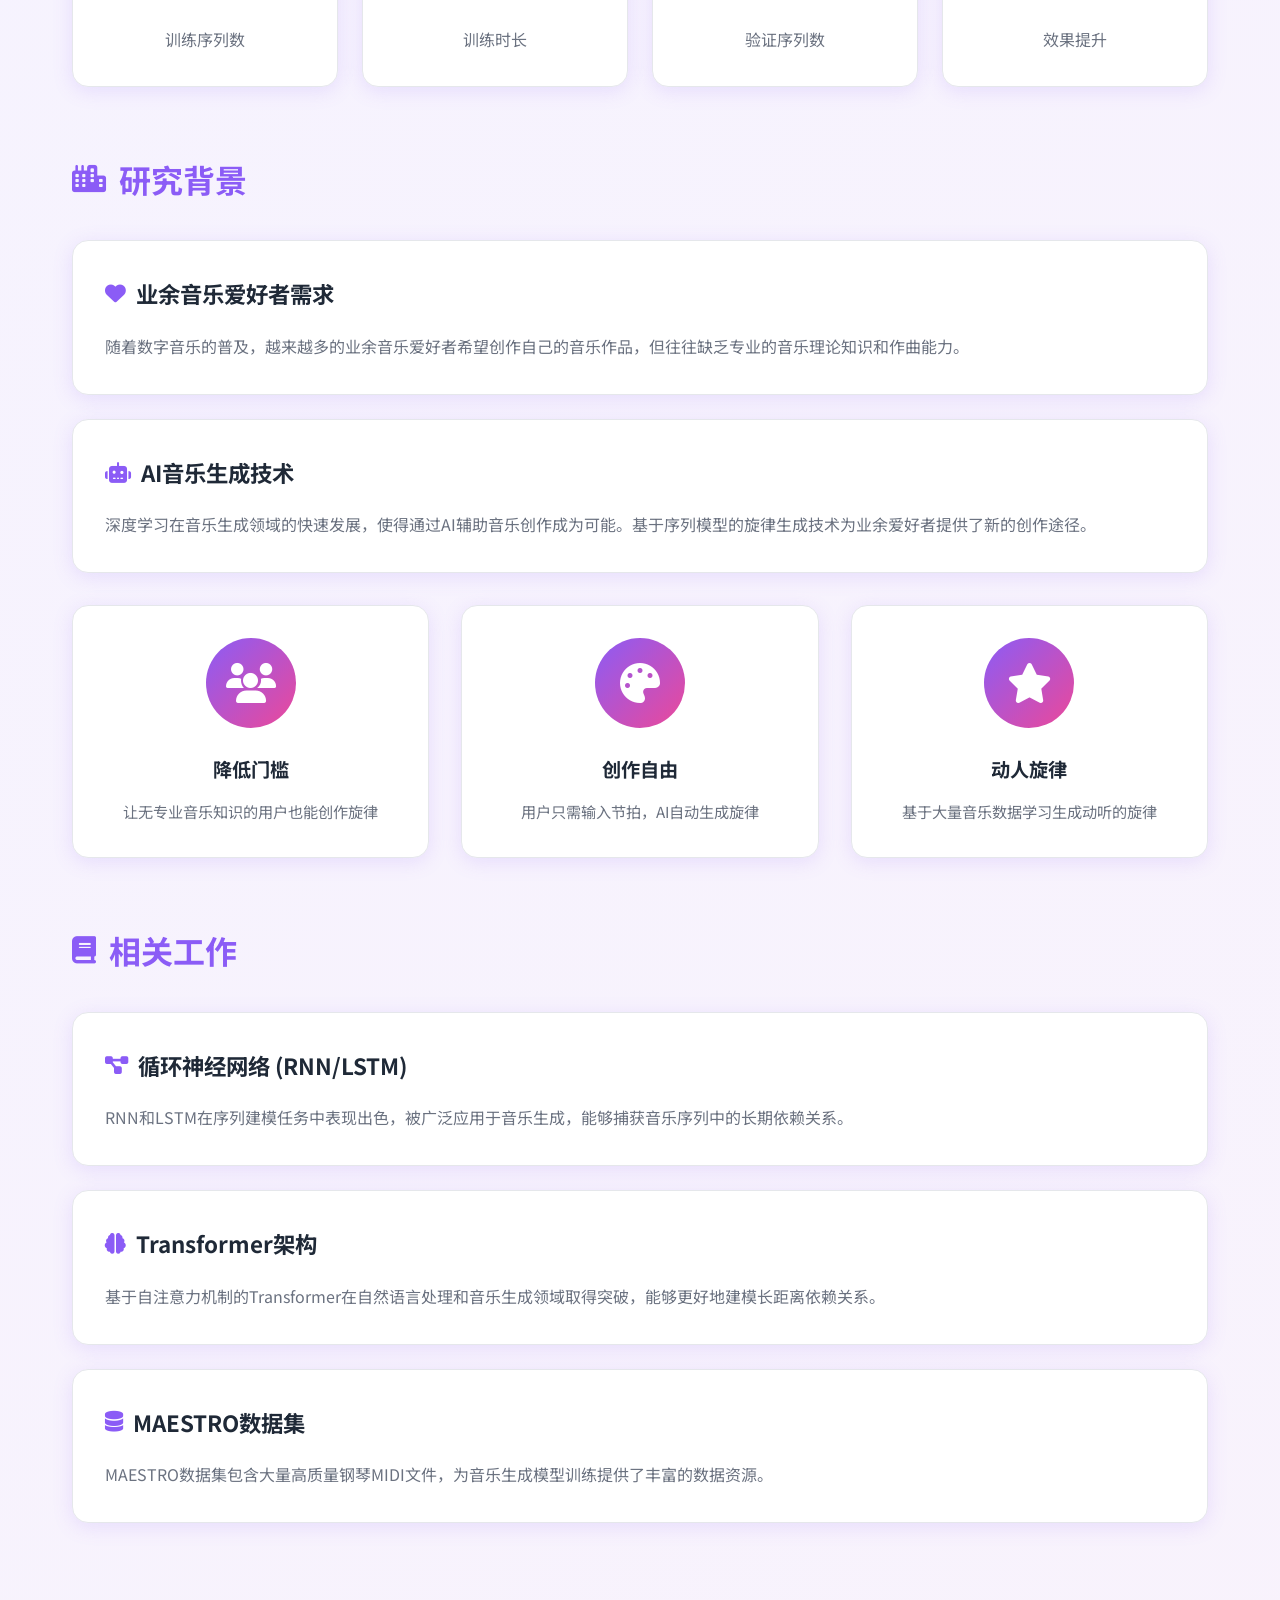
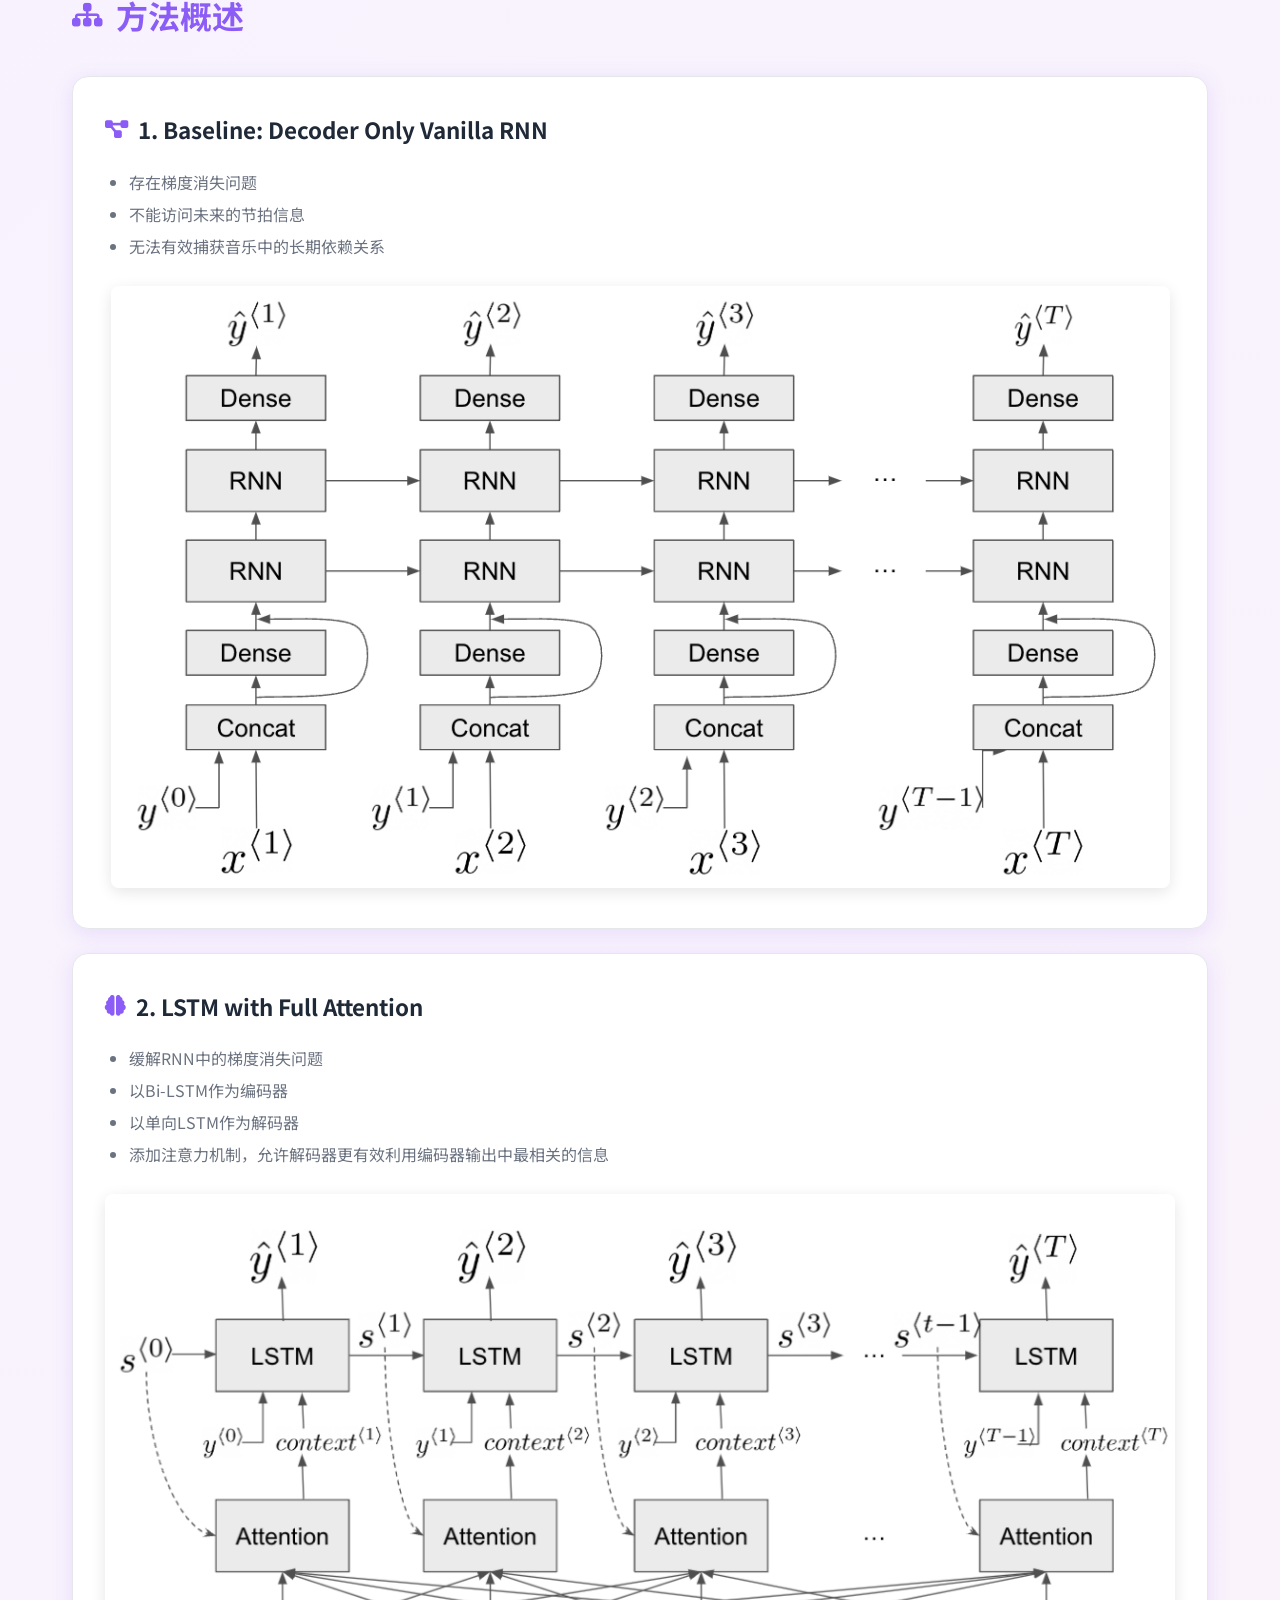
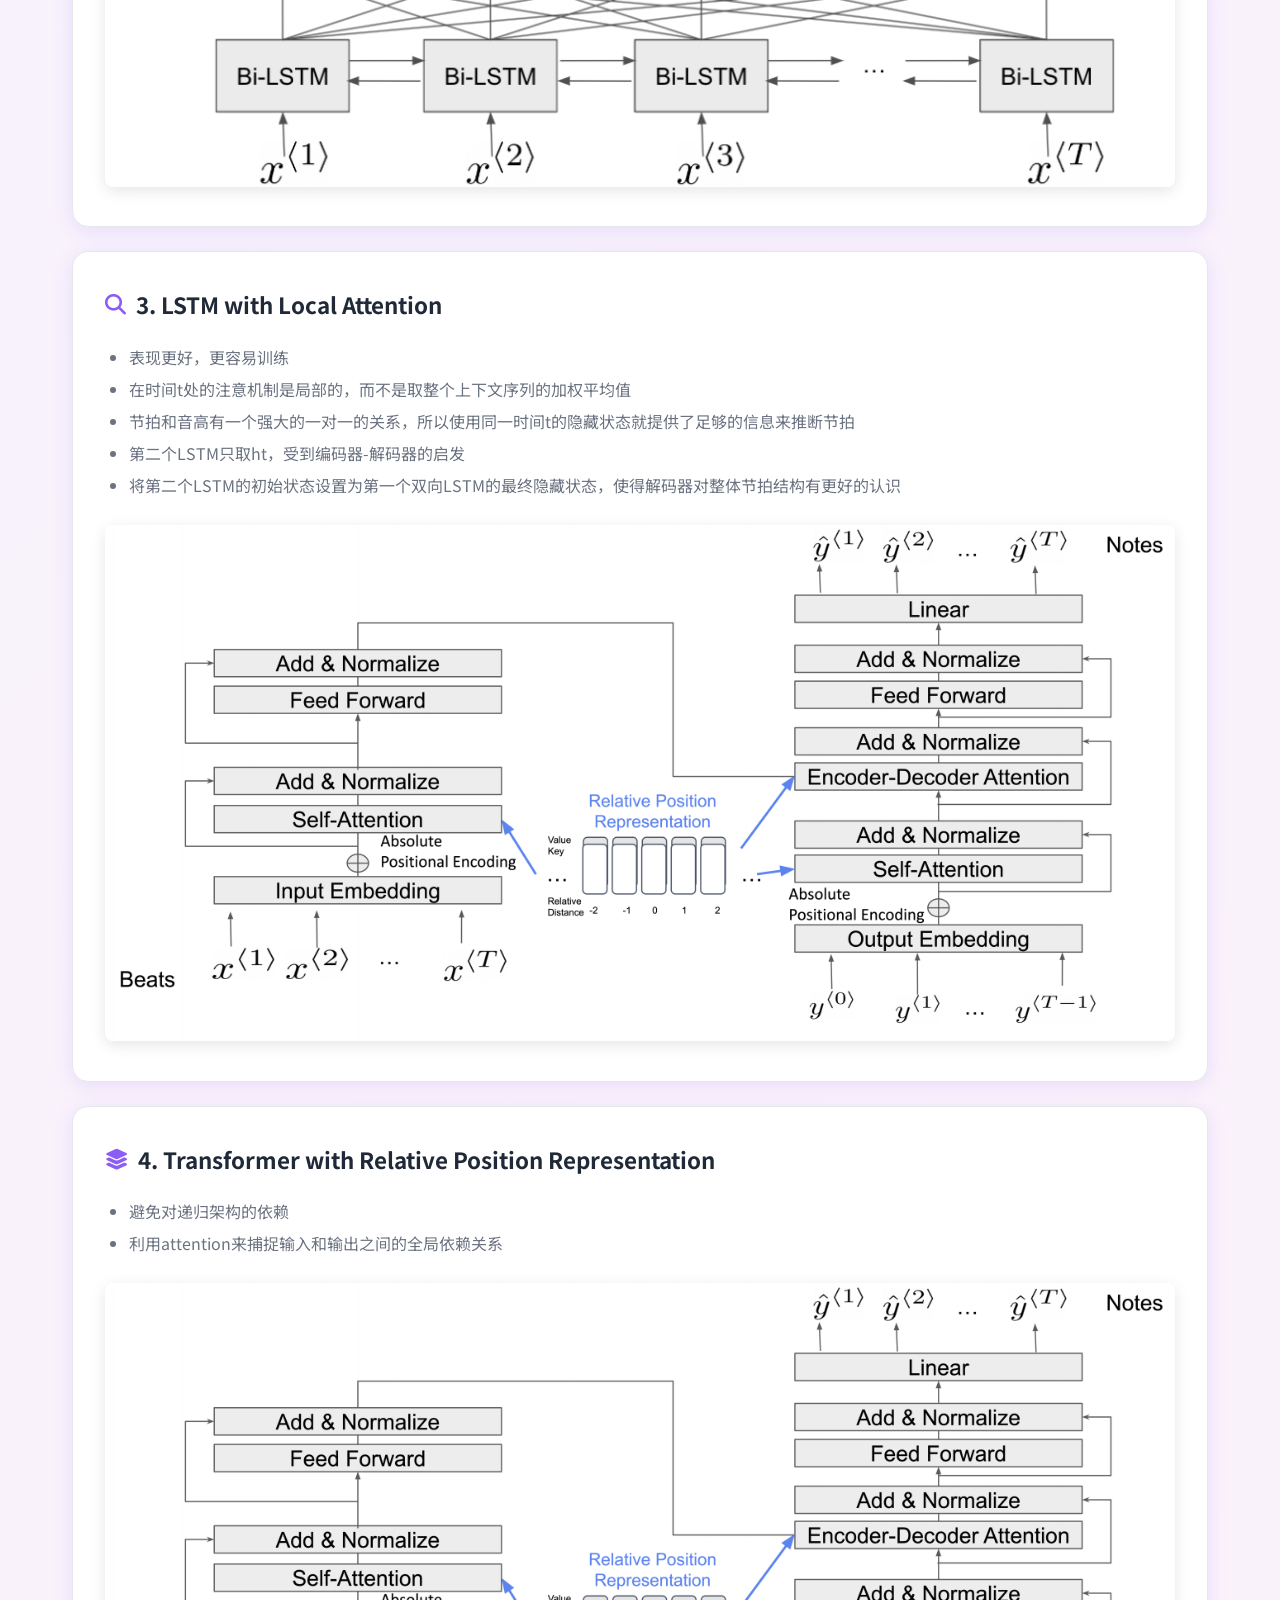
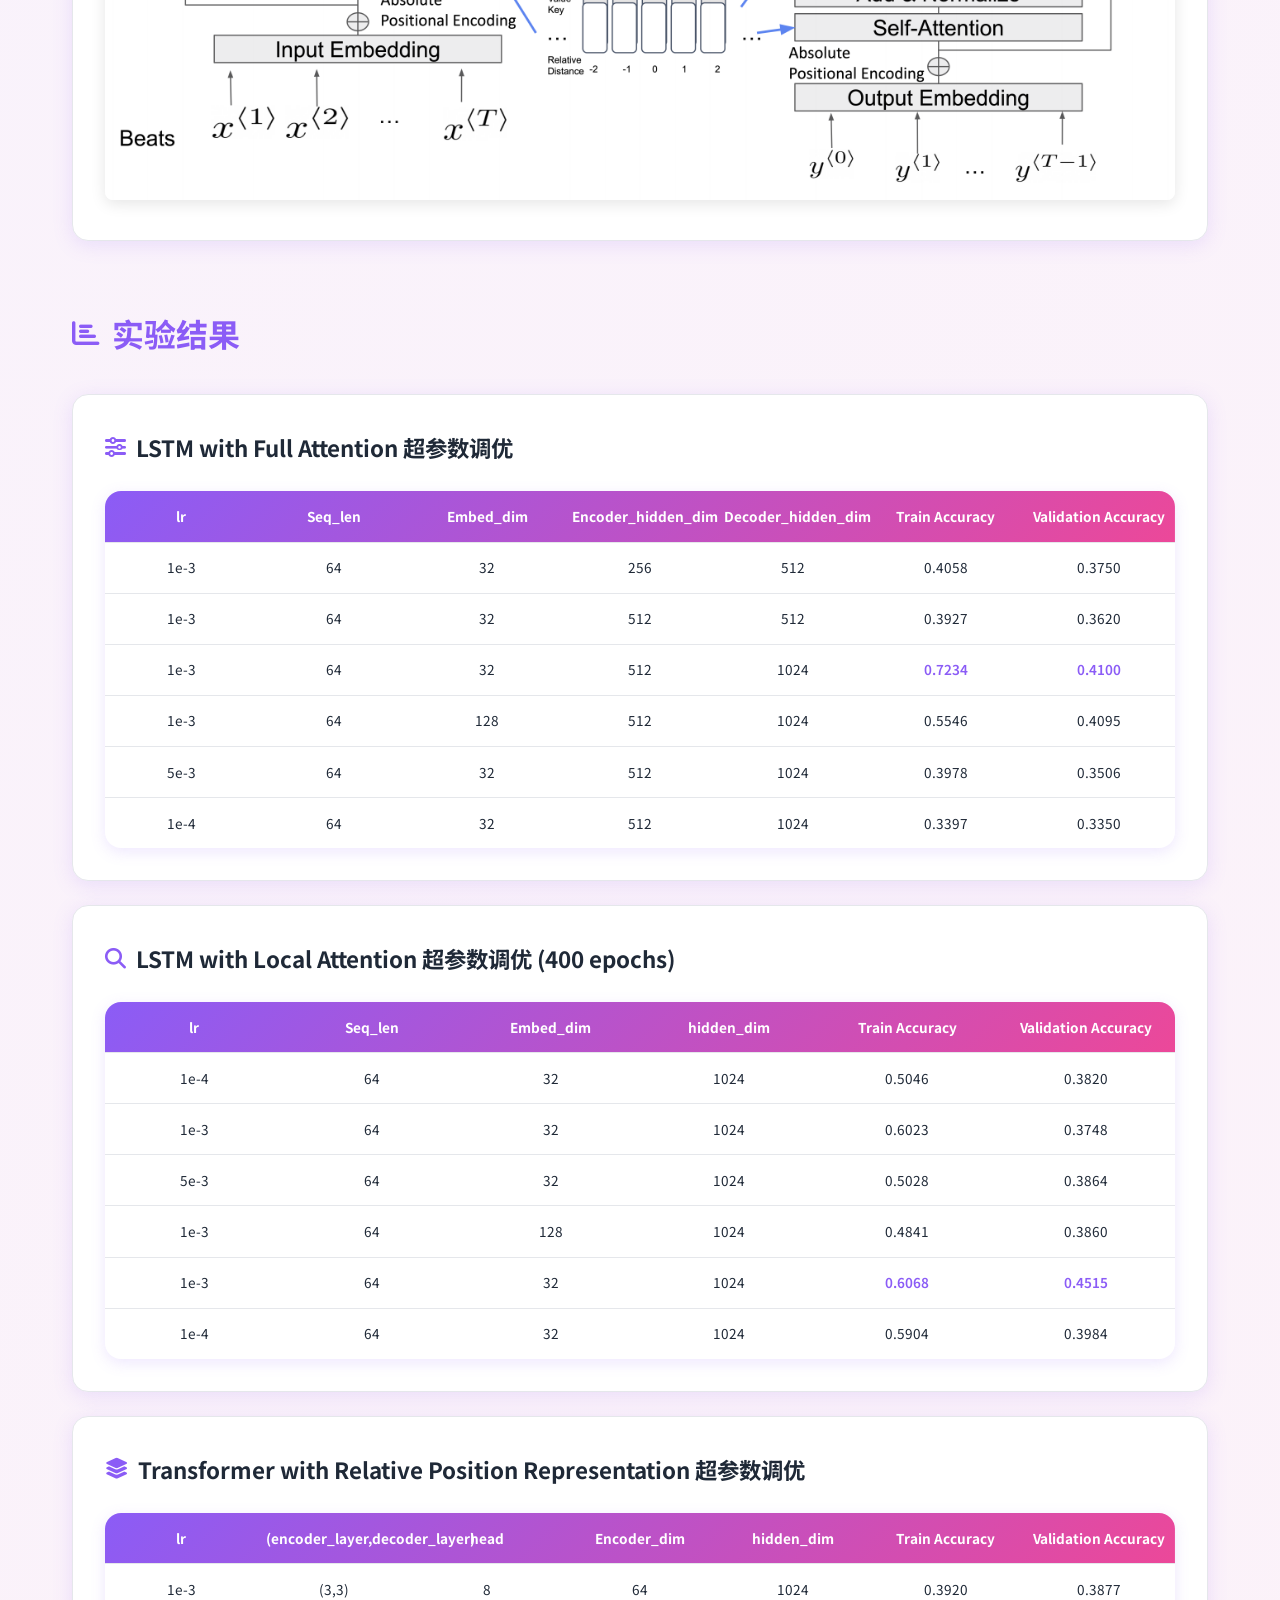
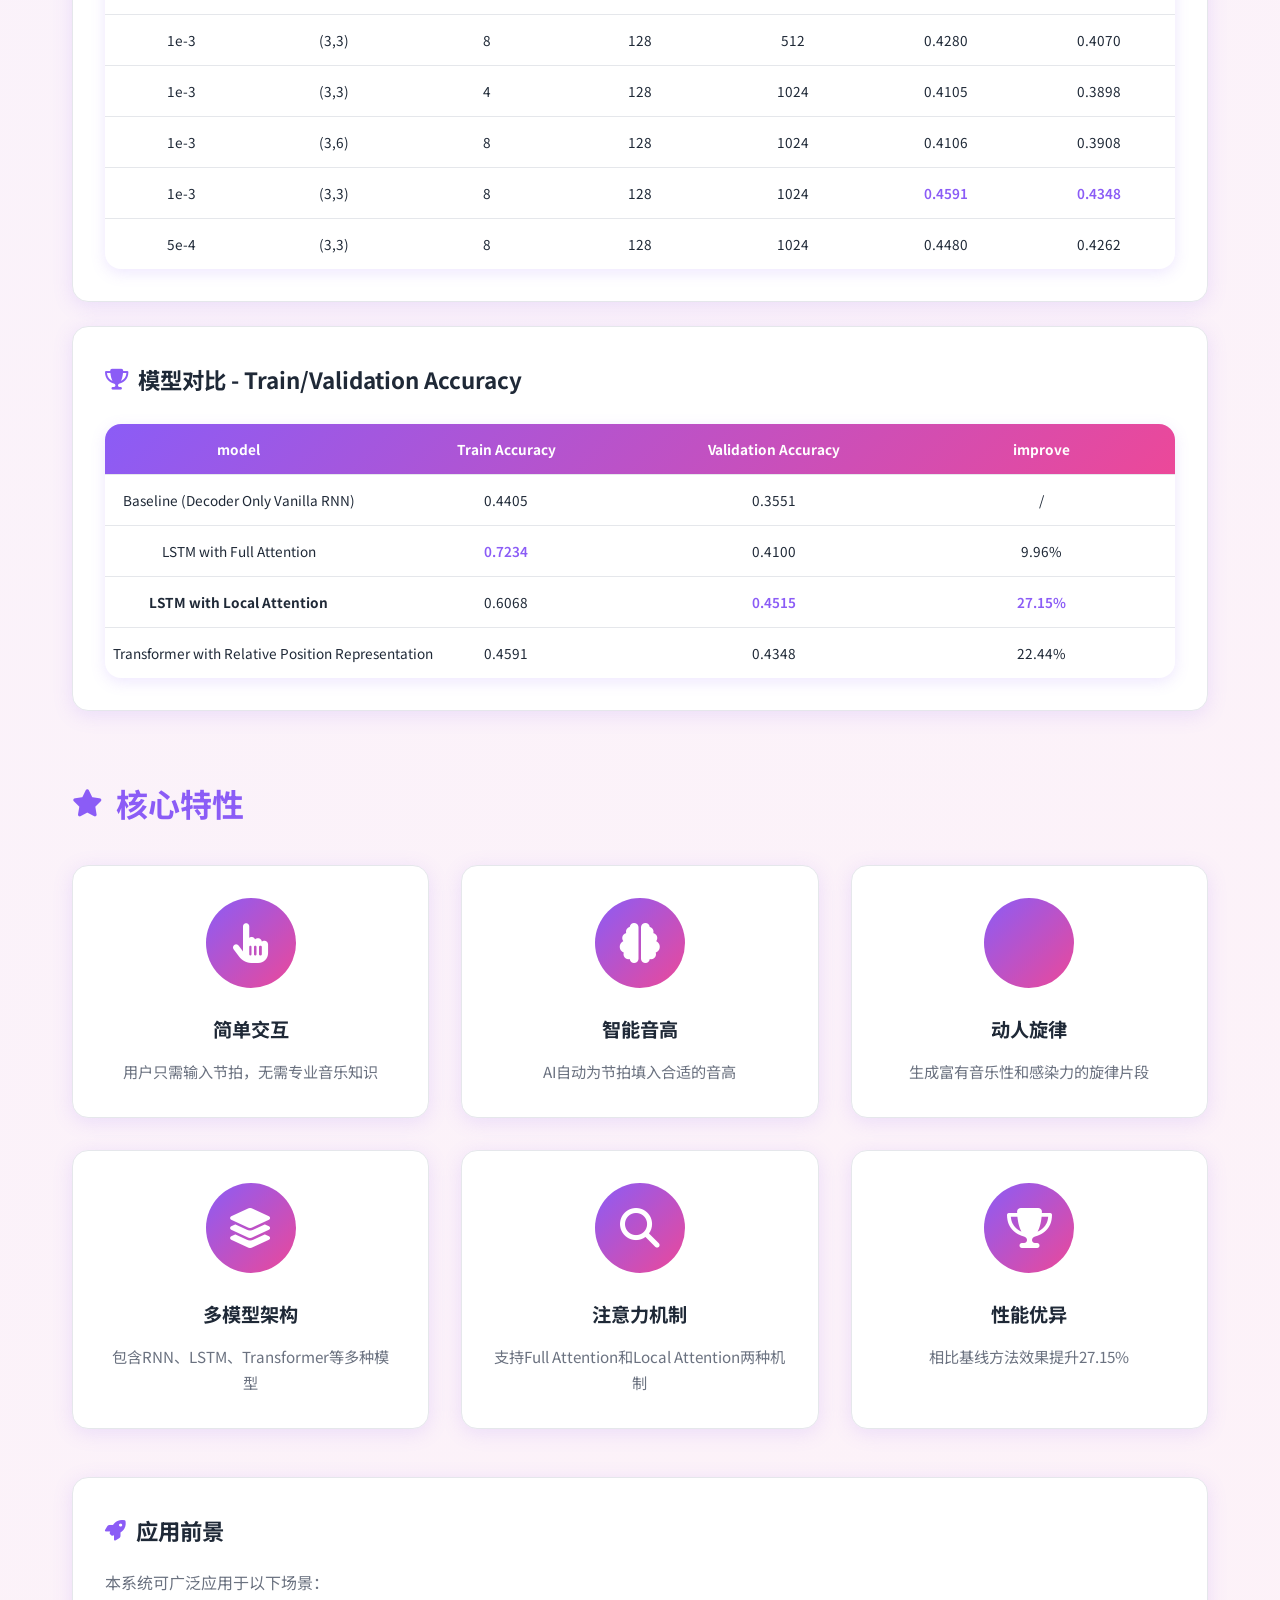
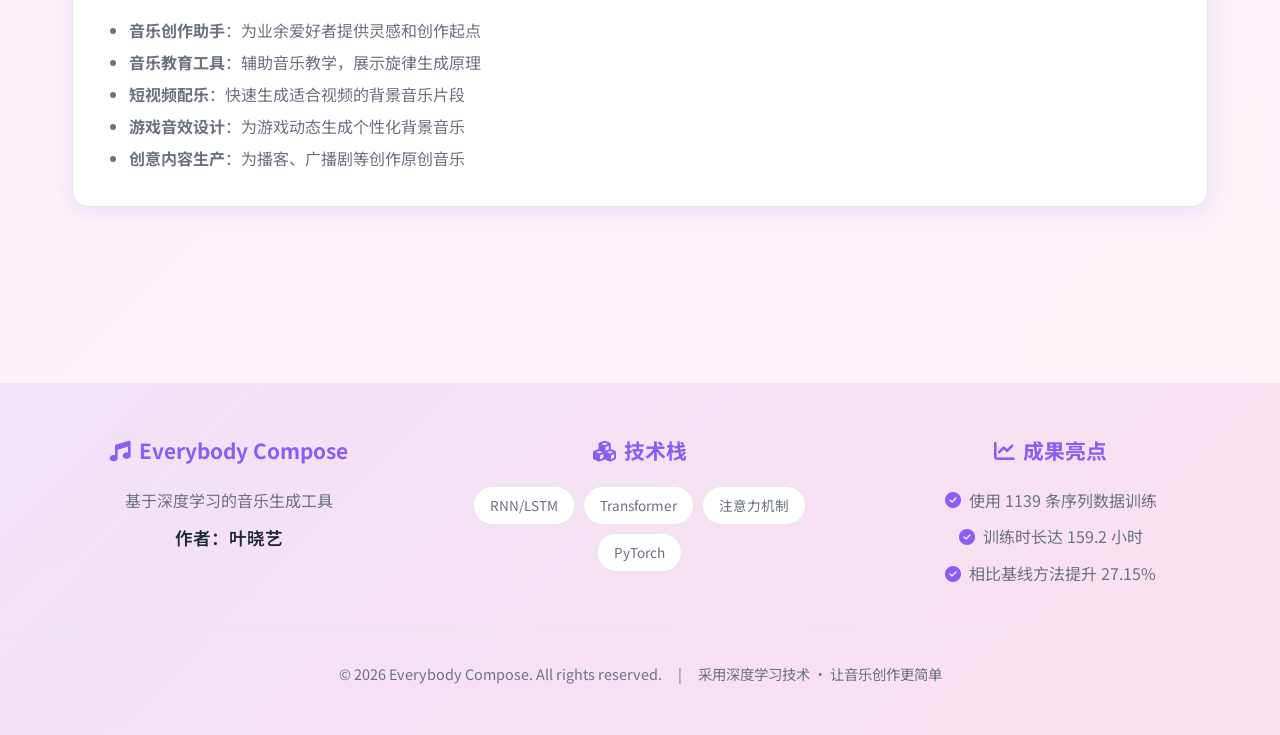
<file: music_project.html>
<!DOCTYPE html>
<html lang="zh-CN">
<head>
    <meta charset="UTF-8">
    <meta name="viewport" content="width=device-width, initial-scale=1.0">
    <title>Everybody Compose 音乐生成工具</title>
    
    <!-- Google Fonts -->
    <link href="https://fonts.googleapis.com/css2?family=Noto+Sans+SC:wght@300;400;500;700&family=Playfair+Display:wght@700&display=swap" rel="stylesheet">
    
    <!-- Font Awesome for icons -->
    <link rel="stylesheet" href="https://cdnjs.cloudflare.com/ajax/libs/font-awesome/6.4.0/css/all.min.css">
    
    <style>
        * {
            margin: 0;
            padding: 0;
            box-sizing: border-box;
        }

        :root {
            --primary: #8B5CF6;
            --secondary: #A78BFA;
            --accent: #EC4899;
            --bg-gradient-start: #F5F3FF;
            --bg-gradient-end: #FDF2F8;
            --card-bg: #FFFFFF;
            --text-primary: #1F2937;
            --text-secondary: #6B7280;
            --text-muted: #9CA3AF;
            --border: #E5E7EB;
            --shadow: rgba(139, 92, 246, 0.15);
        }

        body {
            font-family: 'Noto Sans SC', sans-serif;
            background: linear-gradient(135deg, var(--bg-gradient-start) 0%, var(--bg-gradient-end) 100%);
            color: var(--text-primary);
            line-height: 1.8;
            overflow-x: hidden;
        }

        /* Background Decorations */
        .bg-decorations {
            position: fixed;
            top: 0;
            left: 0;
            width: 100%;
            height: 100%;
            pointer-events: none;
            z-index: 0;
            overflow: hidden;
        }

        .music-note {
            position: absolute;
            font-size: 3rem;
            opacity: 0.18;
            color: var(--primary);
            animation: float 15s ease-in-out infinite;
        }

        .music-note:nth-child(1) { top: 8%; left: 5%; animation-delay: 0s; }
        .music-note:nth-child(2) { top: 25%; right: 8%; animation-delay: -4s; }
        .music-note:nth-child(3) { top: 55%; left: 10%; animation-delay: -8s; }
        .music-note:nth-child(4) { top: 75%; right: 5%; animation-delay: -12s; }
        .music-note:nth-child(5) { top: 40%; left: 50%; animation-delay: -6s; font-size: 4rem; }
        .music-note:nth-child(6) { top: 90%; left: 30%; animation-delay: -10s; }
        .music-note:nth-child(7) { top: 15%; right: 40%; animation-delay: -2s; }

        /* Scholar Symbols */
        .scholar-symbol {
            position: absolute;
            font-size: 2.5rem;
            opacity: 0.2;
            color: var(--accent);
            animation: scholarFloat 12s ease-in-out infinite;
        }

        .scholar-symbol:nth-child(8) { top: 18%; right: 22%; animation-delay: -2s; }
        .scholar-symbol:nth-child(9) { top: 65%; left: 18%; animation-delay: -7s; }
        .scholar-symbol:nth-child(10) { top: 12%; left: 30%; animation-delay: -10s; }
        .scholar-symbol:nth-child(11) { top: 82%; right: 18%; animation-delay: -5s; }
        .scholar-symbol:nth-child(12) { top: 45%; right: 30%; animation-delay: -8s; }
        .scholar-symbol:nth-child(13) { top: 70%; left: 45%; animation-delay: -4s; }

        /* Gradient Background Layer */
        .bg-gradient-layer {
            position: fixed;
            top: 0;
            left: 0;
            width: 100%;
            height: 100%;
            background: radial-gradient(ellipse at 20% 20%, rgba(139, 92, 246, 0.08) 0%, transparent 50%),
                        radial-gradient(ellipse at 80% 80%, rgba(236, 72, 153, 0.08) 0%, transparent 50%),
                        radial-gradient(ellipse at 50% 50%, rgba(167, 139, 250, 0.06) 0%, transparent 60%);
            pointer-events: none;
            z-index: 1;
            animation: bgPulse 8s ease-in-out infinite;
        }

        @keyframes bgPulse {
            0%, 100% { opacity: 1; }
            50% { opacity: 0.7; }
        }

        /* Header / Hero Section */
        header {
            position: relative;
            z-index: 10;
            padding: 6rem 2rem 4rem;
            text-align: center;
        }

        .hero-content {
            max-width: 900px;
            margin: 0 auto;
        }

        .logo {
            font-size: 5rem;
            margin-bottom: 1.5rem;
            display: inline-block;
            animation: bounce 2s ease-in-out infinite;
        }

        @keyframes bounce {
            0%, 100% { transform: translateY(0) rotate(0deg); }
            50% { transform: translateY(-15px) rotate(5deg); }
        }

        h1 {
            font-family: 'Playfair Display', serif;
            font-size: 3rem;
            font-weight: 700;
            background: linear-gradient(135deg, var(--primary) 0%, var(--accent) 100%);
            -webkit-background-clip: text;
            -webkit-text-fill-color: transparent;
            background-clip: text;
            margin-bottom: 1rem;
            line-height: 1.2;
        }

        .subtitle {
            font-size: 1.3rem;
            color: var(--text-secondary);
            margin-bottom: 1.5rem;
            font-weight: 400;
        }

        .author {
            font-size: 1.1rem;
            color: var(--text-muted);
            margin-bottom: 2rem;
        }

        .hero-badges {
            display: flex;
            justify-content: center;
            gap: 1rem;
            flex-wrap: wrap;
            margin-top: 1.5rem;
        }

        .badge {
            display: inline-flex;
            align-items: center;
            gap: 0.5rem;
            padding: 0.6rem 1.2rem;
            background: var(--card-bg);
            border: 1px solid var(--border);
            border-radius: 2rem;
            font-size: 0.95rem;
            color: var(--text-secondary);
            box-shadow: 0 4px 15px var(--shadow);
            transition: all 0.3s ease;
        }

        .badge:hover {
            transform: translateY(-3px);
            box-shadow: 0 8px 25px var(--shadow);
            border-color: var(--primary);
        }

        .badge i {
            color: var(--primary);
        }

        /* Navigation */
        nav {
            position: sticky;
            top: 0;
            z-index: 100;
            background: rgba(255, 255, 255, 0.95);
            backdrop-filter: blur(10px);
            border-bottom: 1px solid var(--border);
        }

        .nav-container {
            max-width: 1200px;
            margin: 0 auto;
            padding: 1rem 2rem;
            display: flex;
            justify-content: center;
            gap: 2rem;
            flex-wrap: wrap;
        }

        .nav-link {
            color: var(--text-secondary);
            text-decoration: none;
            font-weight: 500;
            transition: all 0.3s ease;
            padding: 0.5rem 1rem;
            border-radius: 0.5rem;
        }

        .nav-link:hover {
            color: var(--primary);
            background: var(--bg-gradient-start);
        }

        /* Main Content */
        .container {
            position: relative;
            z-index: 10;
            max-width: 1200px;
            margin: 0 auto;
            padding: 3rem 2rem;
        }

        section {
            margin-bottom: 4rem;
        }

        h2 {
            font-size: 2rem;
            color: var(--primary);
            margin-bottom: 2rem;
            display: flex;
            align-items: center;
            gap: 0.8rem;
        }

        h2 i {
            font-size: 1.7rem;
        }

        .card {
            background: var(--card-bg);
            border-radius: 1rem;
            padding: 2rem;
            box-shadow: 0 4px 20px var(--shadow);
            border: 1px solid var(--border);
            transition: all 0.4s ease;
            position: relative;
            overflow: hidden;
        }

        .card::before {
            content: '';
            position: absolute;
            top: 0;
            left: 0;
            right: 0;
            height: 4px;
            background: linear-gradient(90deg, var(--primary), var(--accent), var(--secondary));
            transform: scaleX(0);
            transition: transform 0.4s ease;
        }

        .card:hover::before {
            transform: scaleX(1);
        }

        .card:hover {
            transform: translateY(-5px);
            box-shadow: 0 12px 40px var(--shadow);
        }

        .card h3 {
            font-size: 1.4rem;
            color: var(--text-primary);
            margin-bottom: 1rem;
            display: flex;
            align-items: center;
            gap: 0.6rem;
        }

        .card h3 i {
            color: var(--primary);
            font-size: 1.3rem;
            animation: iconSpin 3s ease-in-out infinite;
        }

        @keyframes iconSpin {
            0%, 100% { transform: rotate(0deg) scale(1); }
            50% { transform: rotate(10deg) scale(1.1); }
        }

        .card p {
            color: var(--text-secondary);
            line-height: 2;
        }

        /* Features Grid */
        .features-grid {
            display: grid;
            grid-template-columns: repeat(auto-fit, minmax(280px, 1fr));
            gap: 2rem;
            margin-top: 2rem;
        }

        .feature-card {
            background: var(--card-bg);
            border-radius: 1rem;
            padding: 2rem;
            text-align: center;
            box-shadow: 0 4px 20px var(--shadow);
            border: 1px solid var(--border);
            transition: all 0.4s ease;
            position: relative;
            overflow: hidden;
        }

        .feature-card::before {
            content: '';
            position: absolute;
            top: 0;
            left: 0;
            right: 0;
            height: 4px;
            background: linear-gradient(90deg, var(--primary), var(--accent));
            transform: scaleX(0);
            transition: transform 0.4s ease;
        }

        .feature-card:hover::before {
            transform: scaleX(1);
        }

        .feature-card:hover {
            transform: translateY(-8px) scale(1.02);
            box-shadow: 0 20px 50px var(--shadow);
        }

        .feature-icon {
            width: 90px;
            height: 90px;
            margin: 0 auto 1.5rem;
            background: linear-gradient(135deg, var(--primary) 0%, var(--accent) 100%);
            border-radius: 50%;
            display: flex;
            align-items: center;
            justify-content: center;
            font-size: 2.5rem;
            color: white;
            animation: iconPulse 3s ease-in-out infinite;
        }

        @keyframes iconPulse {
            0%, 100% { transform: scale(1); box-shadow: 0 0 0 0 rgba(139, 92, 246, 0.4); }
            50% { transform: scale(1.05); box-shadow: 0 0 0 15px rgba(139, 92, 246, 0); }
        }

        .feature-card h4 {
            font-size: 1.2rem;
            color: var(--text-primary);
            margin-bottom: 0.8rem;
        }

        .feature-card p {
            color: var(--text-secondary);
            font-size: 0.95rem;
            line-height: 1.7;
        }

        /* Stats Cards */
        .stat-grid {
            display: grid;
            grid-template-columns: repeat(auto-fit, minmax(200px, 1fr));
            gap: 1.5rem;
            margin-top: 2rem;
        }

        .stat-card {
            background: var(--card-bg);
            border-radius: 1rem;
            padding: 2rem 1.5rem;
            text-align: center;
            box-shadow: 0 4px 20px var(--shadow);
            border: 1px solid var(--border);
            transition: all 0.3s ease;
        }

        .stat-card:hover {
            transform: translateY(-5px);
            box-shadow: 0 12px 35px var(--shadow);
        }

        .stat-number {
            font-size: 2.5rem;
            font-weight: 700;
            background: linear-gradient(135deg, var(--primary) 0%, var(--accent) 100%);
            -webkit-background-clip: text;
            -webkit-text-fill-color: transparent;
            background-clip: text;
            margin-bottom: 0.5rem;
        }

        .stat-label {
            color: var(--text-secondary);
            font-size: 1rem;
        }

        .highlight {
            color: var(--primary);
            font-weight: 600;
        }

        /* Results Table */
        .results-table {
            width: 100%;
            border-collapse: collapse;
            margin-top: 1.5rem;
            background: var(--card-bg);
            border-radius: 1rem;
            overflow: hidden;
            box-shadow: 0 4px 15px var(--shadow);
            table-layout: fixed;
        }

        .results-table th,
        .results-table td {
            padding: 0.8rem 0.5rem;
            text-align: center;
            border-bottom: 1px solid var(--border);
            white-space: nowrap;
            font-size: 0.85rem;
        }

        /* Enhanced animations */
        @keyframes float {
            0%, 100% { transform: translateY(0) rotate(0deg) scale(1); }
            25% { transform: translateY(-30px) rotate(10deg) scale(1.1); }
            50% { transform: translateY(0) rotate(0deg) scale(1); }
            75% { transform: translateY(30px) rotate(-10deg) scale(0.9); }
        }

        @keyframes bgPulse {
            0%, 100% { opacity: 1; transform: scale(1); }
            50% { opacity: 0.7; transform: scale(1.02); }
        }

        @keyframes bounce {
            0%, 100% { transform: translateY(0) rotate(0deg); }
            25% { transform: translateY(-20px) rotate(10deg); }
            50% { transform: translateY(0) rotate(0deg); }
            75% { transform: translateY(-10px) rotate(-5deg); }
        }

        @keyframes slideIn {
            from { opacity: 0; transform: translateX(-30px); }
            to { opacity: 1; transform: translateX(0); }
        }





        h2 {
            animation: slideIn 0.8s ease-out;
        }

        .results-table thead {
            background: linear-gradient(135deg, var(--primary) 0%, var(--accent) 100%);
            color: white;
        }

        .results-table tbody tr {
            transition: background 0.3s ease;
        }

        .results-table tbody tr:hover {
            background: var(--bg-gradient-start);
        }

        .results-table tbody tr:last-child td {
            border-bottom: none;
        }

        /* Scroll Down Button */
        .scroll-down-btn {
            position: absolute;
            bottom: 3rem;
            left: 50%;
            transform: translateX(-50%);
            display: flex;
            flex-direction: column;
            align-items: center;
            gap: 0.5rem;
            cursor: pointer;
            z-index: 20;
            transition: all 0.3s ease;
        }

        .scroll-down-btn i {
            font-size: 2.5rem;
            color: var(--primary);
            animation: scrollBounce 2s ease-in-out infinite;
        }

        .scroll-down-text {
            font-size: 0.9rem;
            color: var(--text-secondary);
            font-weight: 500;
            letter-spacing: 0.1rem;
            text-transform: uppercase;
        }

        .scroll-down-btn:hover {
            transform: translateX(-50%) scale(1.1);
        }

        .scroll-down-btn:hover i {
            color: var(--accent);
        }

        @keyframes scrollBounce {
            0%, 100% { transform: translateY(0); opacity: 1; }
            50% { transform: translateY(10px); opacity: 0.7; }
        }

        /* Footer */
        footer {
            position: relative;
            z-index: 10;
            padding: 3rem 2rem;
            margin-top: 4rem;
            background: linear-gradient(135deg, rgba(139, 92, 246, 0.1) 0%, rgba(236, 72, 153, 0.1) 100%);
            border-top: 1px solid var(--border);
        }

        .footer-content {
            max-width: 1200px;
            margin: 0 auto;
            display: grid;
            grid-template-columns: repeat(auto-fit, minmax(280px, 1fr));
            gap: 2rem;
            margin-bottom: 2rem;
        }

        .footer-section {
            text-align: center;
        }

        .footer-section h3 {
            font-size: 1.3rem;
            color: var(--primary);
            margin-bottom: 1rem;
            display: flex;
            align-items: center;
            justify-content: center;
            gap: 0.5rem;
        }

        .footer-subtitle {
            color: var(--text-secondary);
            margin-bottom: 0.5rem;
            font-size: 1rem;
        }

        .footer-author {
            color: var(--text-primary);
            font-weight: 600;
            font-size: 1.1rem;
        }

        .footer-tags {
            display: flex;
            flex-wrap: wrap;
            gap: 0.5rem;
            justify-content: center;
        }

        .footer-tag {
            background: var(--card-bg);
            border: 1px solid var(--border);
            padding: 0.4rem 1rem;
            border-radius: 2rem;
            font-size: 0.85rem;
            color: var(--text-secondary);
            transition: all 0.3s ease;
        }

        .footer-tag:hover {
            border-color: var(--primary);
            color: var(--primary);
            transform: translateY(-2px);
        }

        .footer-features p {
            color: var(--text-secondary);
            margin-bottom: 0.5rem;
            display: flex;
            align-items: center;
            justify-content: center;
            gap: 0.5rem;
        }

        .footer-features i {
            color: var(--primary);
        }

        .footer-bottom {
            max-width: 1200px;
            margin: 0 auto;
            padding-top: 2rem;
            border-top: 1px solid var(--border);
            display: flex;
            justify-content: center;
            align-items: center;
            gap: 1rem;
            flex-wrap: wrap;
        }

        .footer-bottom p {
            color: var(--text-secondary);
            font-size: 0.9rem;
            margin: 0;
        }

        .footer-divider {
            color: var(--text-muted);
        }

        footer a {
            color: var(--primary);
            text-decoration: none;
            transition: color 0.3s ease;
        }

        footer a:hover {
            color: var(--accent);
        }

        /* Responsive */
        @media (max-width: 768px) {
            h1 {
                font-size: 2rem;
            }

            h2 {
                font-size: 1.5rem;
            }

            .logo {
                font-size: 3.5rem;
            }

            .container {
                padding: 2rem 1rem;
            }

            .nav-container {
                gap: 1rem;
            }

            .nav-link {
                font-size: 0.9rem;
                padding: 0.4rem 0.8rem;
            }
        }

        /* Intersection Observer animations */
        .card,
        .feature-card,
        .stat-card {
            opacity: 0;
            transform: translateY(30px);
        }
    </style>
</head>
<body>
    <!-- Background Decorations -->
    <div class="bg-decorations">
        <div class="music-note"><i class="fas fa-music"></i></div>
        <div class="music-note"><i class="fas fa-guitar"></i></div>
        <div class="music-note"><i class="fas fa-drum"></i></div>
        <div class="music-note"><i class="fas fa-headphones"></i></div>
        <div class="music-note"><i class="fas fa-compact-disc"></i></div>
        <div class="music-note"><i class="fas fa-star"></i></div>
        <div class="music-note"><i class="fas fa-heart"></i></div>
        <div class="scholar-symbol">𝄞</div>
        <div class="scholar-symbol">𝅘𝅥</div>
        <div class="scholar-symbol">𝅗𝅥</div>
        <div class="scholar-symbol">𝄢</div>
        <div class="scholar-symbol">♪</div>
        <div class="scholar-symbol">♫</div>
    </div>
    <div class="bg-gradient-layer"></div>

    <!-- Header -->
    <header style="min-height: 100vh; display: flex; align-items: center; justify-content: center;">
        <div class="hero-content">
            <div class="logo">
                <i class="fas fa-music"></i>
            </div>
            <h1>Everybody Compose</h1>
            <p class="subtitle">基于深度学习的音乐生成工具</p>
            <p class="author">作者：叶晓艺</p>
            <div class="hero-badges">
                <span class="badge">
                    <i class="fas fa-project-diagram"></i> RNN/LSTM
                </span>
                <span class="badge">
                    <i class="fas fa-brain"></i> Transformer
                </span>
                <span class="badge">
                    <i class="fas fa-search"></i> 注意力机制
                </span>
                <span class="badge">
                    <i class="fas fa-file-audio"></i> 旋律生成
                </span>
            </div>

            <!-- Scroll Down Button -->
            <div class="scroll-down-btn" id="scrollDownBtn">
                <i class="fas fa-chevron-down"></i>
                <div class="scroll-down-text">探索更多</div>
            </div>
        </div>
    </header>

    <!-- Navigation -->
    <nav>
        <div class="nav-container">
            <a href="#innovation" class="nav-link">主要贡献</a>
            <a href="#background" class="nav-link">研究背景</a>
            <a href="#related" class="nav-link">相关工作</a>
            <a href="#overview" class="nav-link">方法概述</a>
            <a href="#results" class="nav-link">实验结果</a>
            <a href="#features" class="nav-link">核心特性</a>
        </div>
    </nav>

    <!-- Main Content -->
    <div class="container">
        <section id="innovation">
            <h2 class="section-title"><i class="fas fa-lightbulb"></i>主要贡献与创新</h2>
            
            <div class="card">
                <h3><i class="fas fa-file-audio"></i>数据处理与构建</h3>
                <p>从MAESTRO数据集中的MIDI文件分别提取节拍和音高作为模型输入和输出，进行随机切片并划分为训练集、验证集和测试集。</p>
            </div>
            
            <div class="card" style="margin-top: 1.5rem;">
                <h3><i class="fas fa-layer-group"></i>多模型对比实验</h3>
                <p>基于RNN、LSTM、Transformer等主流模型架构使用PyTorch搭建模型，使用1139条序列数据（159.2小时）进行训练，126条序列数据进行验证，对比选择效果最好的生成模型。</p>
            </div>

            <div class="stat-grid">
                <div class="stat-card">
                    <div class="stat-number">1139</div>
                    <div class="stat-label">训练序列数</div>
                </div>
                <div class="stat-card">
                    <div class="stat-number">159.2h</div>
                    <div class="stat-label">训练时长</div>
                </div>
                <div class="stat-card">
                    <div class="stat-number">126</div>
                    <div class="stat-label">验证序列数</div>
                </div>
                <div class="stat-card">
                    <div class="stat-number">+27.15%</div>
                    <div class="stat-label">效果提升</div>
                </div>
            </div>
        </section>

        <section id="background">
            <h2 class="section-title"><i class="fas fa-city"></i>研究背景</h2>
            
            <div class="card">
                <h3><i class="fas fa-heart"></i>业余音乐爱好者需求</h3>
                <p>随着数字音乐的普及，越来越多的业余音乐爱好者希望创作自己的音乐作品，但往往缺乏专业的音乐理论知识和作曲能力。</p>
            </div>
            
            <div class="card" style="margin-top: 1.5rem;">
                <h3><i class="fas fa-robot"></i>AI音乐生成技术</h3>
                <p>深度学习在音乐生成领域的快速发展，使得通过AI辅助音乐创作成为可能。基于序列模型的旋律生成技术为业余爱好者提供了新的创作途径。</p>
            </div>

            <div class="features-grid">
                <div class="feature-card">
                    <div class="feature-icon">
                        <i class="fas fa-users"></i>
                    </div>
                    <h4>降低门槛</h4>
                    <p>让无专业音乐知识的用户也能创作旋律</p>
                </div>
                <div class="feature-card">
                    <div class="feature-icon">
                        <i class="fas fa-palette"></i>
                    </div>
                    <h4>创作自由</h4>
                    <p>用户只需输入节拍，AI自动生成旋律</p>
                </div>
                <div class="feature-card">
                    <div class="feature-icon">
                        <i class="fas fa-star"></i>
                    </div>
                    <h4>动人旋律</h4>
                    <p>基于大量音乐数据学习生成动听的旋律</p>
                </div>
            </div>
        </section>

        <section id="related">
            <h2 class="section-title"><i class="fas fa-book"></i>相关工作</h2>
            
            <div class="card">
                <h3><i class="fas fa-project-diagram"></i>循环神经网络 (RNN/LSTM)</h3>
                <p>RNN和LSTM在序列建模任务中表现出色，被广泛应用于音乐生成，能够捕获音乐序列中的长期依赖关系。</p>
            </div>
            
            <div class="card" style="margin-top: 1.5rem;">
                <h3><i class="fas fa-brain"></i>Transformer架构</h3>
                <p>基于自注意力机制的Transformer在自然语言处理和音乐生成领域取得突破，能够更好地建模长距离依赖关系。</p>
            </div>

            <div class="card" style="margin-top: 1.5rem;">
                <h3><i class="fas fa-database"></i>MAESTRO数据集</h3>
                <p>MAESTRO数据集包含大量高质量钢琴MIDI文件，为音乐生成模型训练提供了丰富的数据资源。</p>
            </div>
        </section>

        <section id="overview">
            <h2 class="section-title"><i class="fas fa-sitemap"></i>方法概述</h2>
            
            <div class="card">
                <h3><i class="fas fa-project-diagram"></i>1. Baseline: Decoder Only Vanilla RNN</h3>
                <ul style="color: var(--text-secondary); margin-left: 1.5rem; line-height: 2; margin-top: 1rem;">
                    <li>存在梯度消失问题</li>
                    <li>不能访问未来的节拍信息</li>
                    <li>无法有效捕获音乐中的长期依赖关系</li>
                </ul>
                <div style="margin-top: 1.5rem; text-align: center;">
                    <img src="images/research/rnn_vanilla.png" alt="Vanilla RNN Architecture" style="max-width: 100%; border-radius: 0.5rem; box-shadow: 0 4px 15px rgba(0,0,0,0.1);">
                </div>
            </div>
            
            <div class="card" style="margin-top: 1.5rem;">
                <h3><i class="fas fa-brain"></i>2. LSTM with Full Attention</h3>
                <ul style="color: var(--text-secondary); margin-left: 1.5rem; line-height: 2; margin-top: 1rem;">
                    <li>缓解RNN中的梯度消失问题</li>
                    <li>以Bi-LSTM作为编码器</li>
                    <li>以单向LSTM作为解码器</li>
                    <li>添加注意力机制，允许解码器更有效利用编码器输出中最相关的信息</li>
                </ul>
                <div style="margin-top: 1.5rem; text-align: center;">
                    <img src="images/research/lstm_attention.png" alt="LSTM with Full Attention" style="max-width: 100%; border-radius: 0.5rem; box-shadow: 0 4px 15px rgba(0,0,0,0.1);">
                </div>
            </div>

            <div class="card" style="margin-top: 1.5rem;">
                <h3><i class="fas fa-search"></i>3. LSTM with Local Attention</h3>
                <ul style="color: var(--text-secondary); margin-left: 1.5rem; line-height: 2; margin-top: 1rem;">
                    <li>表现更好，更容易训练</li>
                    <li>在时间t处的注意机制是局部的，而不是取整个上下文序列的加权平均值</li>
                    <li>节拍和音高有一个强大的一对一的关系，所以使用同一时间t的隐藏状态就提供了足够的信息来推断节拍</li>
                    <li>第二个LSTM只取ht，受到编码器-解码器的启发</li>
                    <li>将第二个LSTM的初始状态设置为第一个双向LSTM的最终隐藏状态，使得解码器对整体节拍结构有更好的认识</li>
                </ul>
                <div style="margin-top: 1.5rem; text-align: center;">
                    <img src="images/research/lstm_local.png" alt="LSTM with Local Attention" style="max-width: 100%; border-radius: 0.5rem; box-shadow: 0 4px 15px rgba(0,0,0,0.1);">
                </div>
            </div>

            <div class="card" style="margin-top: 1.5rem;">
                <h3><i class="fas fa-layer-group"></i>4. Transformer with Relative Position Representation</h3>
                <ul style="color: var(--text-secondary); margin-left: 1.5rem; line-height: 2; margin-top: 1rem;">
                    <li>避免对递归架构的依赖</li>
                    <li>利用attention来捕捉输入和输出之间的全局依赖关系</li>
                </ul>
                <div style="margin-top: 1.5rem; text-align: center;">
                    <img src="images/research/transformer_relative.png" alt="Transformer with Relative Position Representation" style="max-width: 100%; border-radius: 0.5rem; box-shadow: 0 4px 15px rgba(0,0,0,0.1);">
                </div>
            </div>
        </section>

        <section id="results">
            <h2 class="section-title"><i class="fas fa-chart-bar"></i>实验结果</h2>
            
            <div class="card">
                <h3><i class="fas fa-sliders-h"></i>LSTM with Full Attention 超参数调优</h3>
                <table class="results-table">
                    <thead>
                        <tr>
                            <th>lr</th>
                            <th>Seq_len</th>
                            <th>Embed_dim</th>
                            <th>Encoder_hidden_dim</th>
                            <th>Decoder_hidden_dim</th>
                            <th>Train Accuracy</th>
                            <th>Validation Accuracy</th>
                        </tr>
                    </thead>
                    <tbody>
                        <tr>
                            <td>1e-3</td>
                            <td>64</td>
                            <td>32</td>
                            <td>256</td>
                            <td>512</td>
                            <td>0.4058</td>
                            <td>0.3750</td>
                        </tr>
                        <tr>
                            <td>1e-3</td>
                            <td>64</td>
                            <td>32</td>
                            <td>512</td>
                            <td>512</td>
                            <td>0.3927</td>
                            <td>0.3620</td>
                        </tr>
                        <tr>
                            <td>1e-3</td>
                            <td>64</td>
                            <td>32</td>
                            <td>512</td>
                            <td>1024</td>
                            <td><span class="highlight">0.7234</span></td>
                            <td><span class="highlight">0.4100</span></td>
                        </tr>
                        <tr>
                            <td>1e-3</td>
                            <td>64</td>
                            <td>128</td>
                            <td>512</td>
                            <td>1024</td>
                            <td>0.5546</td>
                            <td>0.4095</td>
                        </tr>
                        <tr>
                            <td>5e-3</td>
                            <td>64</td>
                            <td>32</td>
                            <td>512</td>
                            <td>1024</td>
                            <td>0.3978</td>
                            <td>0.3506</td>
                        </tr>
                        <tr>
                            <td>1e-4</td>
                            <td>64</td>
                            <td>32</td>
                            <td>512</td>
                            <td>1024</td>
                            <td>0.3397</td>
                            <td>0.3350</td>
                        </tr>
                    </tbody>
                </table>
            </div>

            <div class="card" style="margin-top: 1.5rem;">
                <h3><i class="fas fa-search"></i>LSTM with Local Attention 超参数调优 (400 epochs)</h3>
                <table class="results-table">
                    <thead>
                        <tr>
                            <th>lr</th>
                            <th>Seq_len</th>
                            <th>Embed_dim</th>
                            <th>hidden_dim</th>
                            <th>Train Accuracy</th>
                            <th>Validation Accuracy</th>
                        </tr>
                    </thead>
                    <tbody>
                        <tr>
                            <td>1e-4</td>
                            <td>64</td>
                            <td>32</td>
                            <td>1024</td>
                            <td>0.5046</td>
                            <td>0.3820</td>
                        </tr>
                        <tr>
                            <td>1e-3</td>
                            <td>64</td>
                            <td>32</td>
                            <td>1024</td>
                            <td>0.6023</td>
                            <td>0.3748</td>
                        </tr>
                        <tr>
                            <td>5e-3</td>
                            <td>64</td>
                            <td>32</td>
                            <td>1024</td>
                            <td>0.5028</td>
                            <td>0.3864</td>
                        </tr>
                        <tr>
                            <td>1e-3</td>
                            <td>64</td>
                            <td>128</td>
                            <td>1024</td>
                            <td>0.4841</td>
                            <td>0.3860</td>
                        </tr>
                        <tr>
                            <td>1e-3</td>
                            <td>64</td>
                            <td>32</td>
                            <td>1024</td>
                            <td><span class="highlight">0.6068</span></td>
                            <td><span class="highlight">0.4515</span></td>
                        </tr>
                        <tr>
                            <td>1e-4</td>
                            <td>64</td>
                            <td>32</td>
                            <td>1024</td>
                            <td>0.5904</td>
                            <td>0.3984</td>
                        </tr>
                    </tbody>
                </table>
            </div>

            <div class="card" style="margin-top: 1.5rem;">
                <h3><i class="fas fa-layer-group"></i>Transformer with Relative Position Representation 超参数调优</h3>
                <table class="results-table">
                    <thead>
                        <tr>
                            <th>lr</th>
                            <th>(encoder_layer,decoder_layer)</th>
                            <th>head</th>
                            <th>Encoder_dim</th>
                            <th>hidden_dim</th>
                            <th>Train Accuracy</th>
                            <th>Validation Accuracy</th>
                        </tr>
                    </thead>
                    <tbody>
                        <tr>
                            <td>1e-3</td>
                            <td>(3,3)</td>
                            <td>8</td>
                            <td>64</td>
                            <td>1024</td>
                            <td>0.3920</td>
                            <td>0.3877</td>
                        </tr>
                        <tr>
                            <td>1e-3</td>
                            <td>(3,3)</td>
                            <td>8</td>
                            <td>128</td>
                            <td>512</td>
                            <td>0.4280</td>
                            <td>0.4070</td>
                        </tr>
                        <tr>
                            <td>1e-3</td>
                            <td>(3,3)</td>
                            <td>4</td>
                            <td>128</td>
                            <td>1024</td>
                            <td>0.4105</td>
                            <td>0.3898</td>
                        </tr>
                        <tr>
                            <td>1e-3</td>
                            <td>(3,6)</td>
                            <td>8</td>
                            <td>128</td>
                            <td>1024</td>
                            <td>0.4106</td>
                            <td>0.3908</td>
                        </tr>
                        <tr>
                            <td>1e-3</td>
                            <td>(3,3)</td>
                            <td>8</td>
                            <td>128</td>
                            <td>1024</td>
                            <td><span class="highlight">0.4591</span></td>
                            <td><span class="highlight">0.4348</span></td>
                        </tr>
                        <tr>
                            <td>5e-4</td>
                            <td>(3,3)</td>
                            <td>8</td>
                            <td>128</td>
                            <td>1024</td>
                            <td>0.4480</td>
                            <td>0.4262</td>
                        </tr>
                    </tbody>
                </table>
            </div>

            <div class="card" style="margin-top: 1.5rem;">
                <h3><i class="fas fa-trophy"></i>模型对比 - Train/Validation Accuracy</h3>
                <table class="results-table">
                    <thead>
                        <tr>
                            <th>model</th>
                            <th>Train Accuracy</th>
                            <th>Validation Accuracy</th>
                            <th>improve</th>
                        </tr>
                    </thead>
                    <tbody>
                        <tr>
                            <td>Baseline (Decoder Only Vanilla RNN)</td>
                            <td>0.4405</td>
                            <td>0.3551</td>
                            <td>/</td>
                        </tr>
                        <tr>
                            <td>LSTM with Full Attention</td>
                            <td><span class="highlight">0.7234</span></td>
                            <td>0.4100</td>
                            <td>9.96%</td>
                        </tr>
                        <tr>
                            <td><strong>LSTM with Local Attention</strong></td>
                            <td>0.6068</td>
                            <td><span class="highlight">0.4515</span></td>
                            <td><span class="highlight">27.15%</span></td>
                        </tr>
                        <tr>
                            <td>Transformer with Relative Position Representation</td>
                            <td>0.4591</td>
                            <td>0.4348</td>
                            <td>22.44%</td>
                        </tr>
                    </tbody>
                </table>
            </div>
        </section>

        <section id="features">
            <h2 class="section-title"><i class="fas fa-star"></i>核心特性</h2>
            
            <div class="features-grid" style="grid-template-columns: repeat(3, 1fr);">
                <div class="feature-card">
                    <div class="feature-icon">
                        <i class="fas fa-hand-pointer"></i>
                    </div>
                    <h4>简单交互</h4>
                    <p>用户只需输入节拍，无需专业音乐知识</p>
                </div>
                <div class="feature-card">
                    <div class="feature-icon">
                        <i class="fas fa-brain"></i>
                    </div>
                    <h4>智能音高</h4>
                    <p>AI自动为节拍填入合适的音高</p>
                </div>
                <div class="feature-card">
                    <div class="feature-icon">
                        <i class="fas fa-sparkles"></i>
                    </div>
                    <h4>动人旋律</h4>
                    <p>生成富有音乐性和感染力的旋律片段</p>
                </div>
                <div class="feature-card">
                    <div class="feature-icon">
                        <i class="fas fa-layer-group"></i>
                    </div>
                    <h4>多模型架构</h4>
                    <p>包含RNN、LSTM、Transformer等多种模型</p>
                </div>
                <div class="feature-card">
                    <div class="feature-icon">
                        <i class="fas fa-search"></i>
                    </div>
                    <h4>注意力机制</h4>
                    <p>支持Full Attention和Local Attention两种机制</p>
                </div>
                <div class="feature-card">
                    <div class="feature-icon">
                        <i class="fas fa-trophy"></i>
                    </div>
                    <h4>性能优异</h4>
                    <p>相比基线方法效果提升27.15%</p>
                </div>
            </div>

            <div class="card" style="margin-top: 3rem;">
                <h3><i class="fas fa-rocket"></i>应用前景</h3>
                <p style="margin-bottom: 1rem;">
                    本系统可广泛应用于以下场景：
                </p>
                <ul style="color: var(--text-secondary); margin-left: 1.5rem; line-height: 2;">
                    <li><strong>音乐创作助手</strong>：为业余爱好者提供灵感和创作起点</li>
                    <li><strong>音乐教育工具</strong>：辅助音乐教学，展示旋律生成原理</li>
                    <li><strong>短视频配乐</strong>：快速生成适合视频的背景音乐片段</li>
                    <li><strong>游戏音效设计</strong>：为游戏动态生成个性化背景音乐</li>
                    <li><strong>创意内容生产</strong>：为播客、广播剧等创作原创音乐</li>
                </ul>
            </div>
        </section>
    </div>

    <!-- Footer -->
    <footer>
        <div class="footer-content">
            <div class="footer-section">
                <h3><i class="fas fa-music"></i> Everybody Compose</h3>
                <p class="footer-subtitle">基于深度学习的音乐生成工具</p>
                <p class="footer-author">作者：叶晓艺</p>
            </div>

            <div class="footer-section">
                <h3><i class="fas fa-cubes"></i> 技术栈</h3>
                <div class="footer-tags">
                    <span class="footer-tag">RNN/LSTM</span>
                    <span class="footer-tag">Transformer</span>
                    <span class="footer-tag">注意力机制</span>
                    <span class="footer-tag">PyTorch</span>
                </div>
            </div>

            <div class="footer-section">
                <h3><i class="fas fa-chart-line"></i> 成果亮点</h3>
                <div class="footer-features">
                    <p><i class="fas fa-check-circle"></i> 使用 1139 条序列数据训练</p>
                    <p><i class="fas fa-check-circle"></i> 训练时长达 159.2 小时</p>
                    <p><i class="fas fa-check-circle"></i> 相比基线方法提升 27.15%</p>
                </div>
            </div>
        </div>

        <div class="footer-bottom">
            <p>© 2026 Everybody Compose. All rights reserved.</p>
            <p class="footer-divider">|</p>
            <p>采用深度学习技术 · 让音乐创作更简单</p>
        </div>
    </footer>

    <script>
        // Intersection Observer for animations
        const observerOptions = {
            threshold: 0.1,
            rootMargin: '0px 0px -50px 0px'
        };

        const observer = new IntersectionObserver((entries) => {
            entries.forEach(entry => {
                if (entry.isIntersecting) {
                    entry.target.style.opacity = '1';
                    entry.target.style.transform = 'translateY(0)';
                    entry.target.style.transition = 'opacity 0.6s ease, transform 0.6s ease';
                    observer.unobserve(entry.target);
                }
            });
        }, observerOptions);

        document.querySelectorAll('.card, .feature-card, .stat-card').forEach(el => {
            observer.observe(el);
        });

        // Smooth scroll for navigation
        document.querySelectorAll('.nav-link').forEach(link => {
            link.addEventListener('click', (e) => {
                e.preventDefault();
                const targetId = link.getAttribute('href').substring(1);
                scrollToSection(targetId);
            });
        });

        // 滚动到指定元素，考虑导航栏高度
        function scrollToSection(elementId) {
            const element = document.getElementById(elementId);
            const nav = document.querySelector('nav');
            const navHeight = nav.offsetHeight || 60;
            const elementPosition = element.getBoundingClientRect().top + window.pageYOffset;
            const offsetPosition = elementPosition - navHeight - 20;
            
            window.scrollTo({
                top: offsetPosition,
                behavior: 'smooth'
            });
        }

        // Scroll Down Button
        document.getElementById('scrollDownBtn').addEventListener('click', () => {
            scrollToSection('innovation');
        });
    </script>
</body>
</html>
</file>
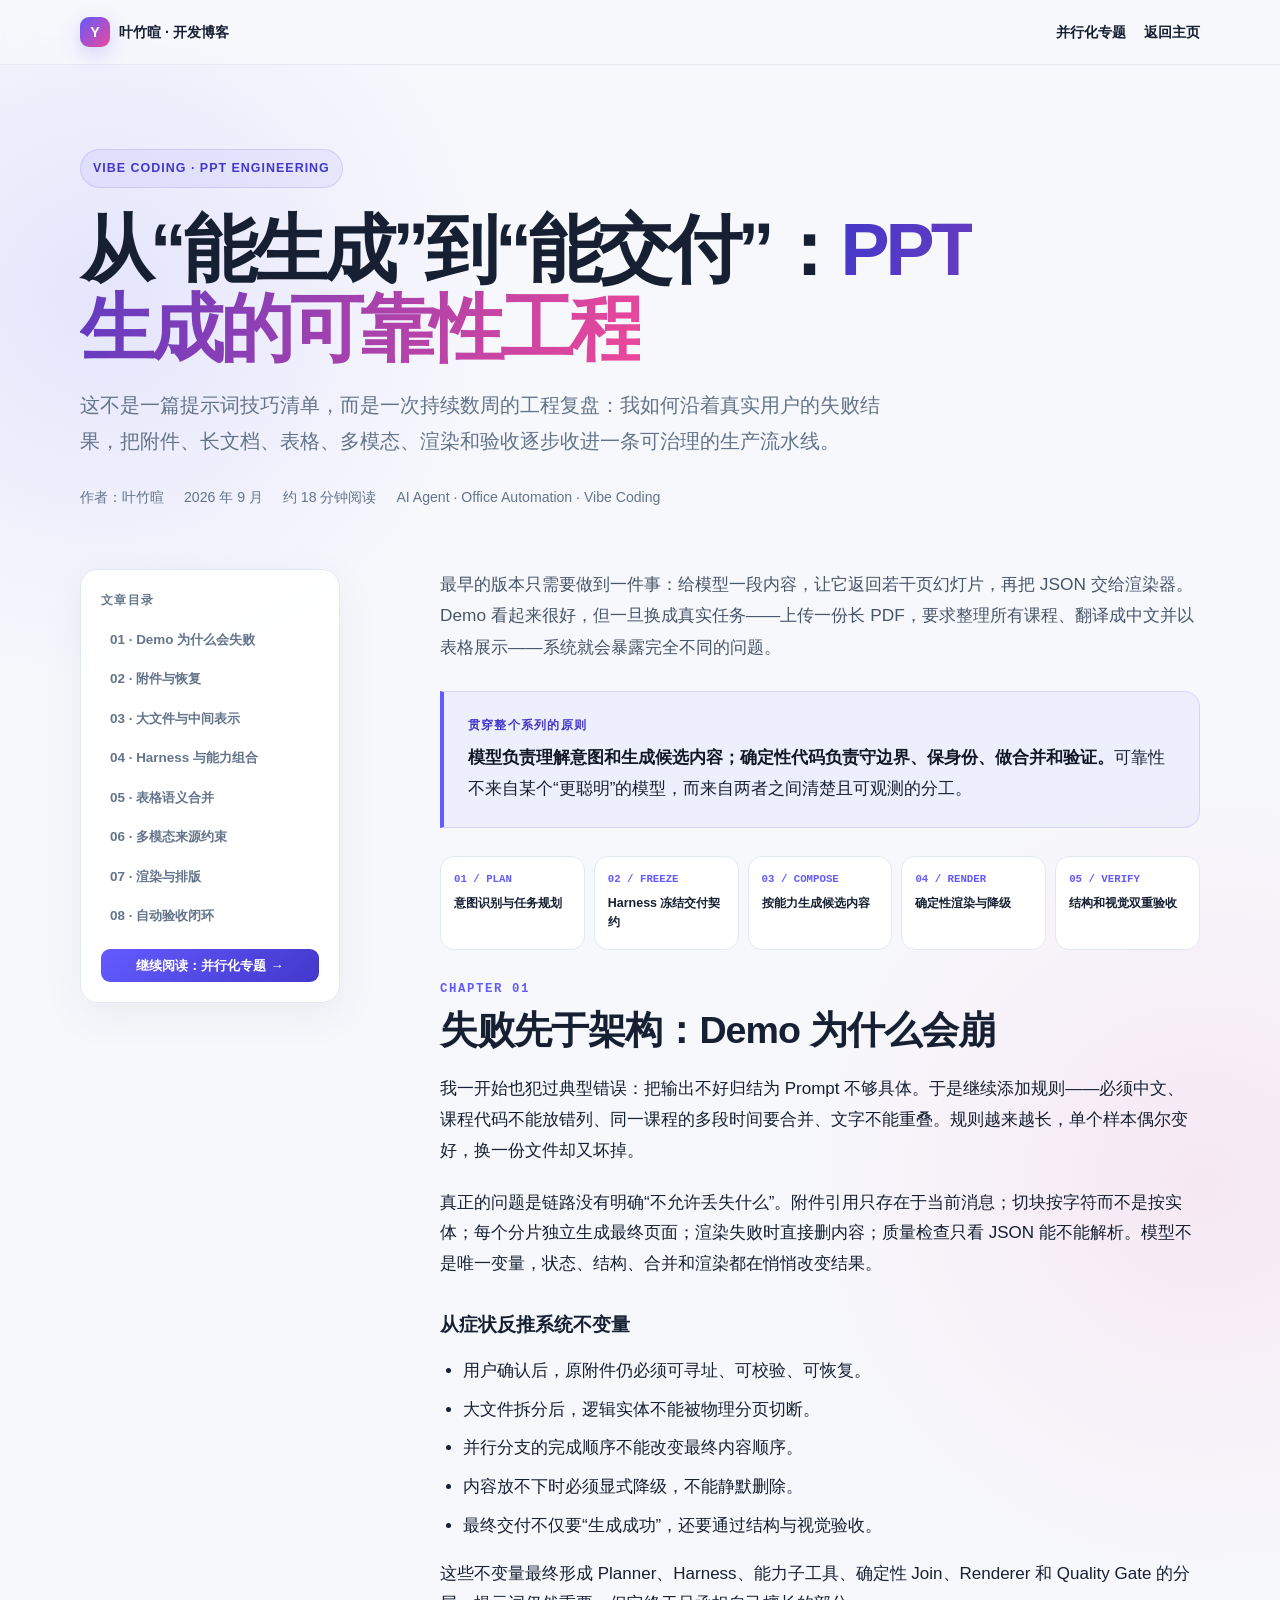
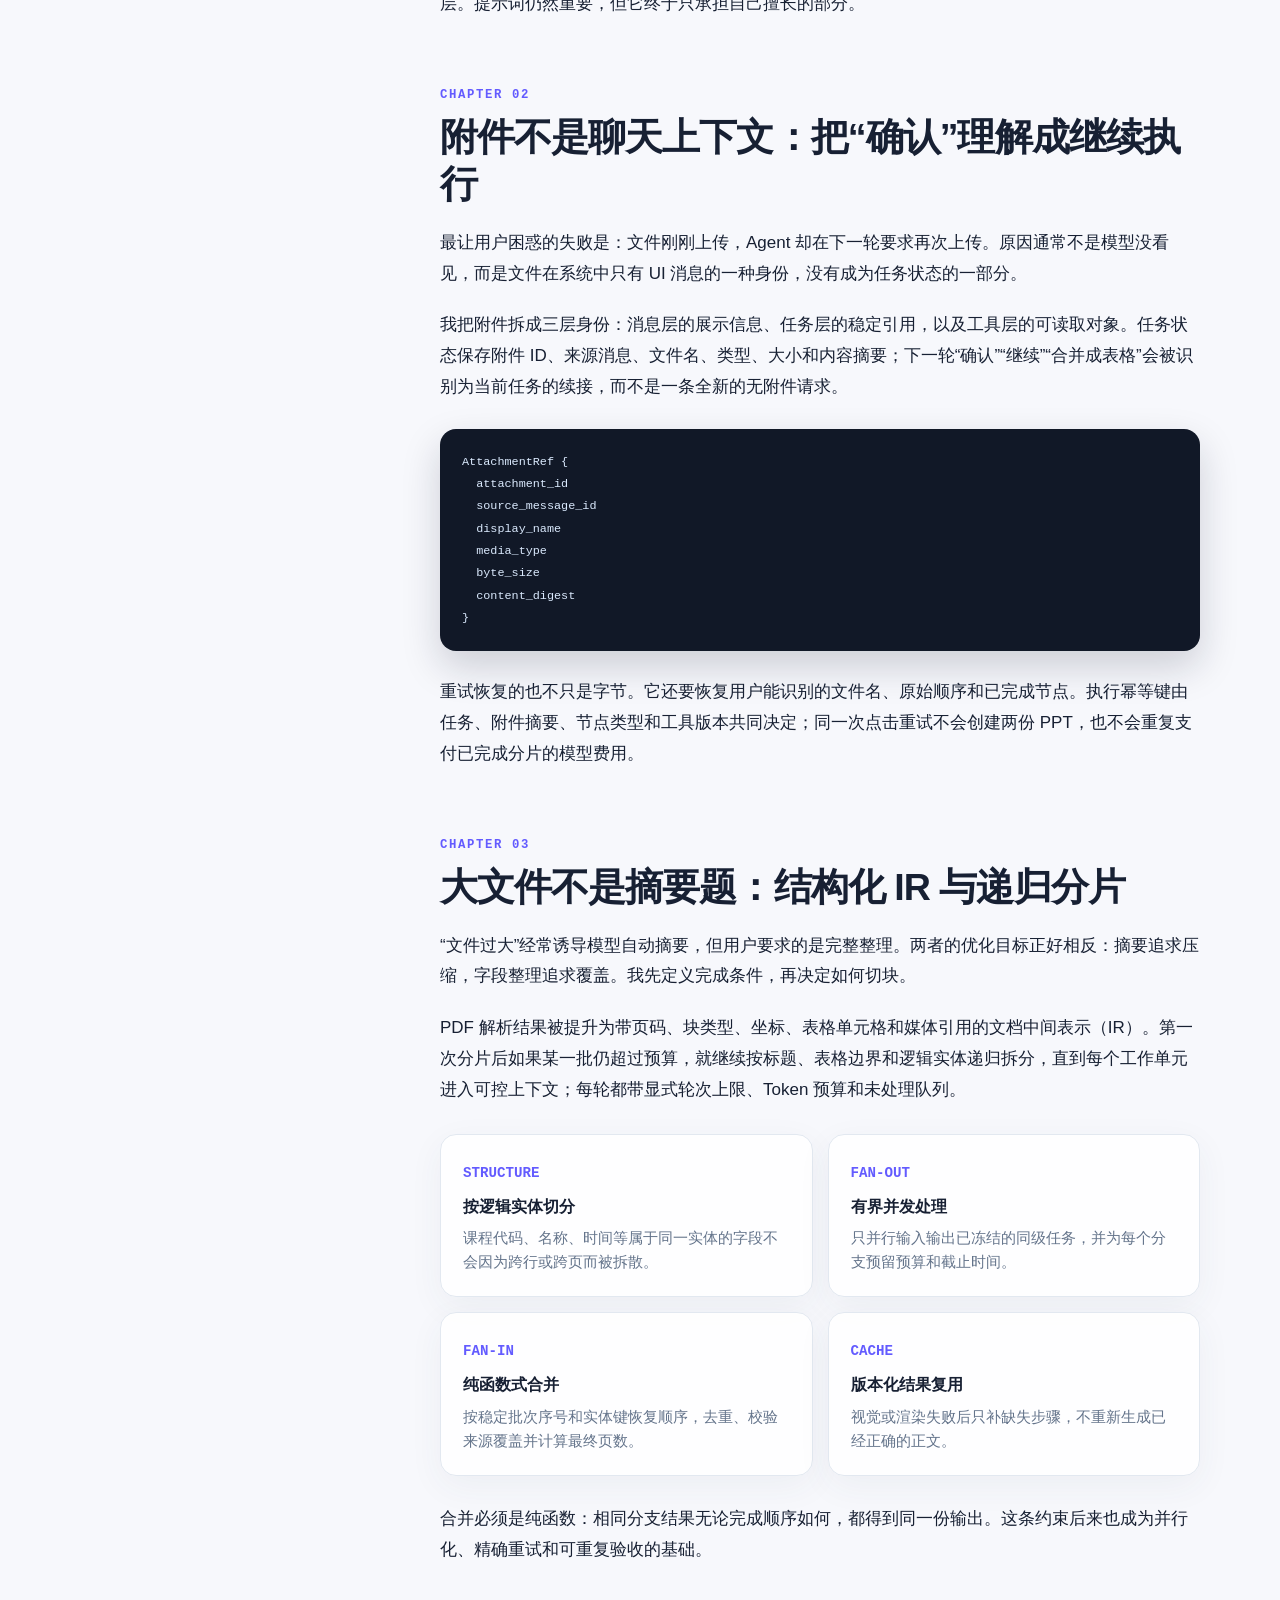
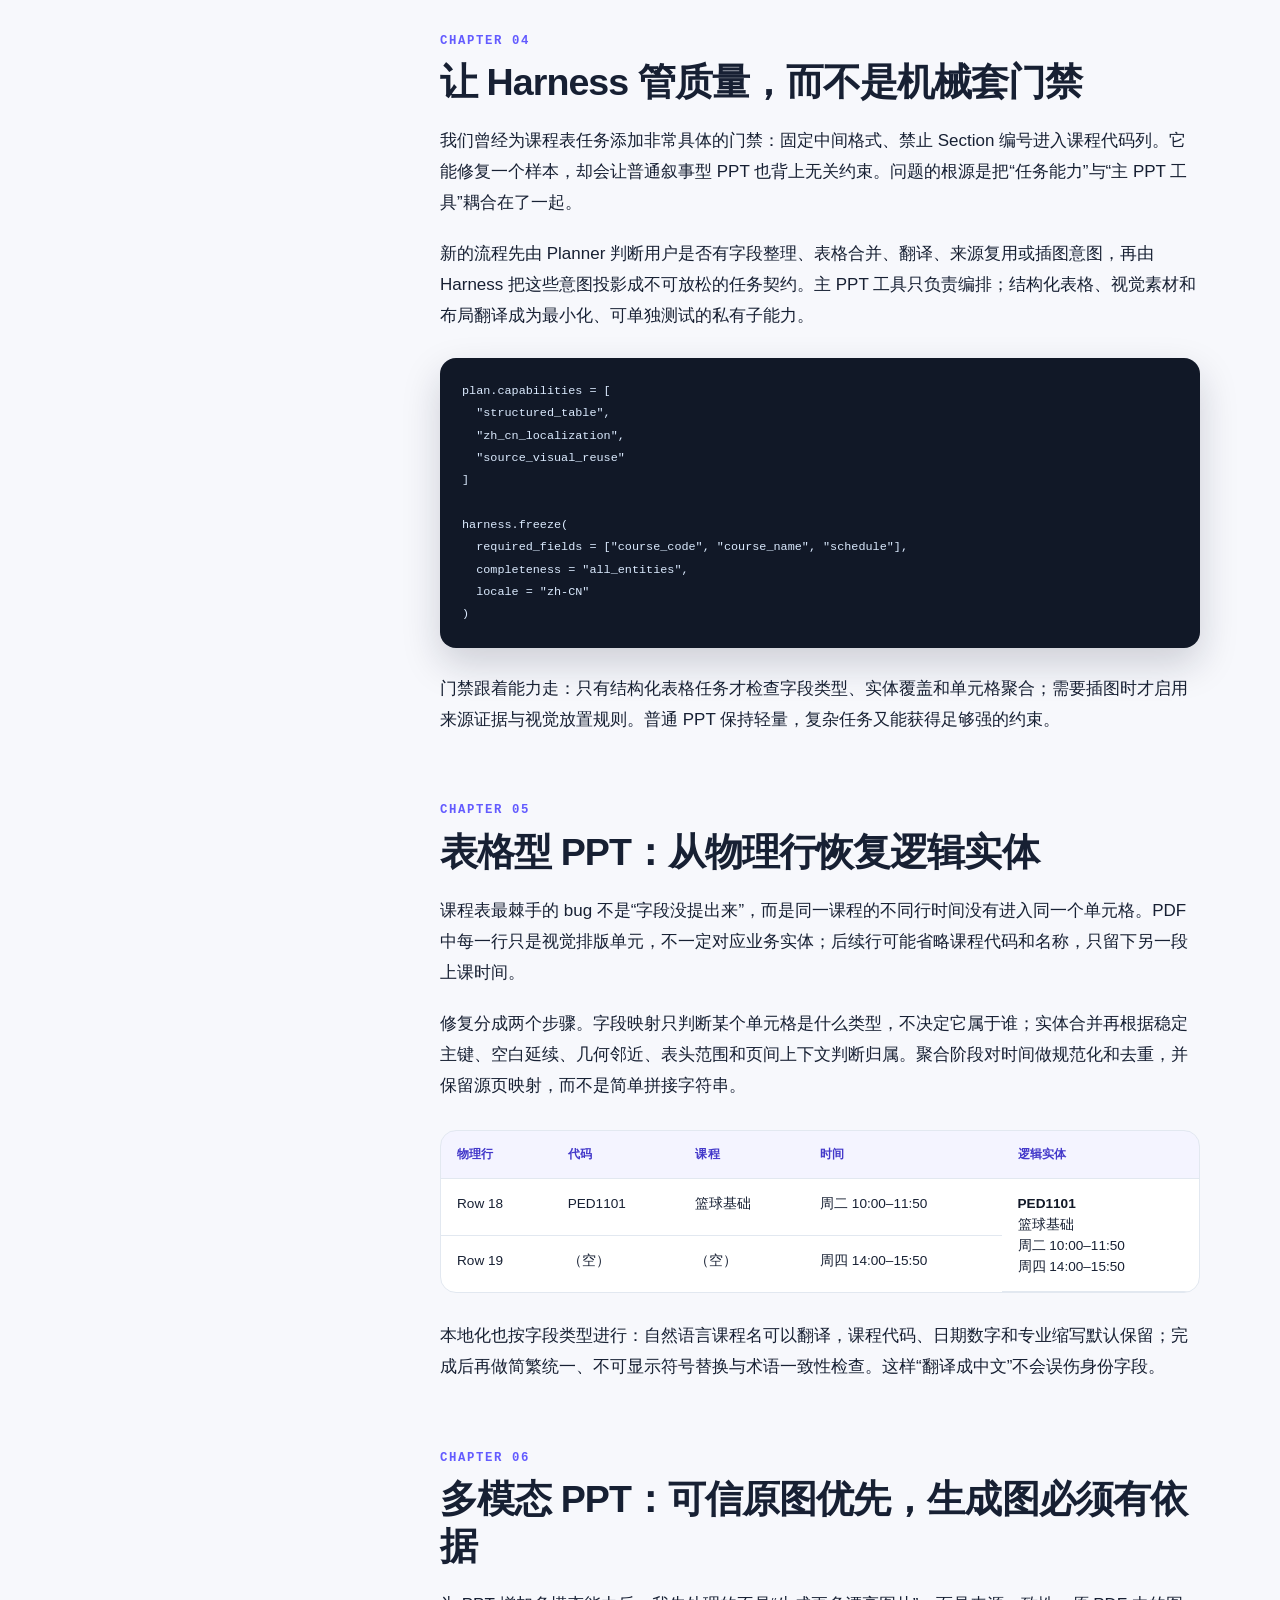
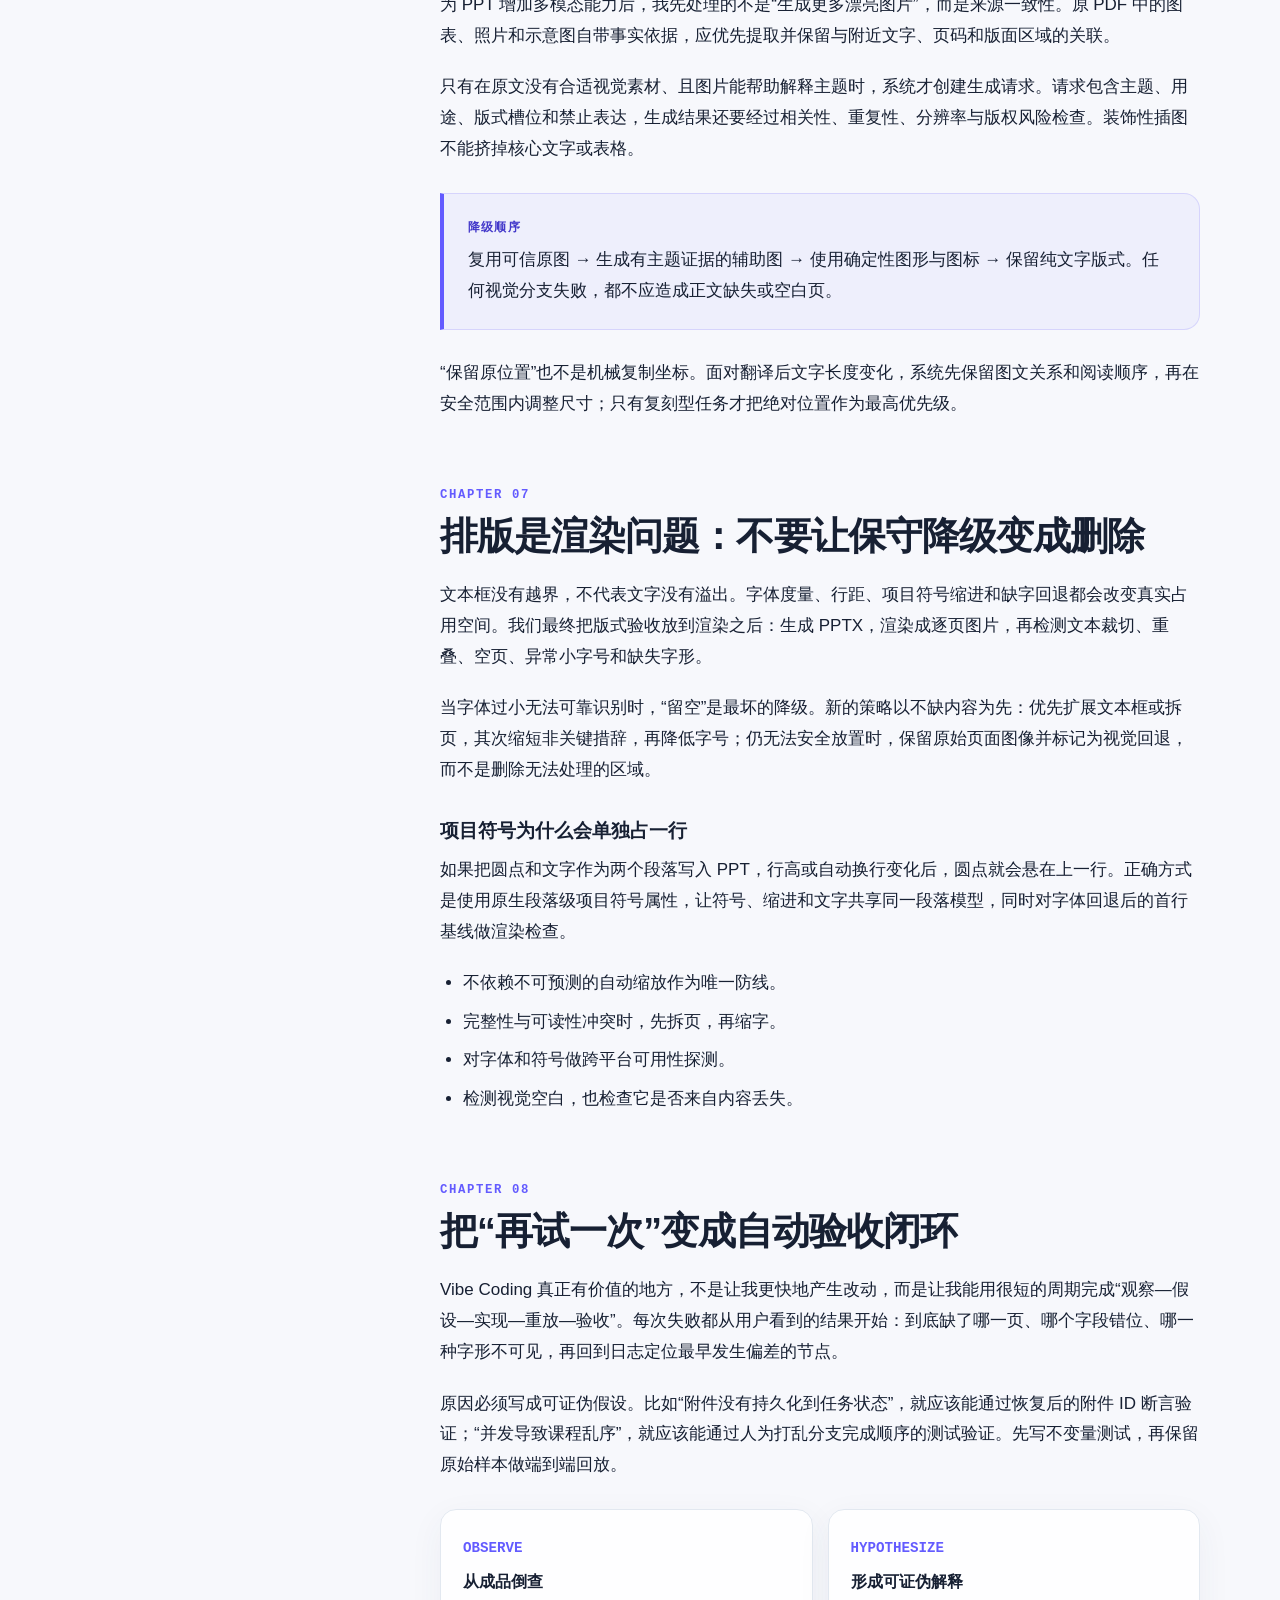
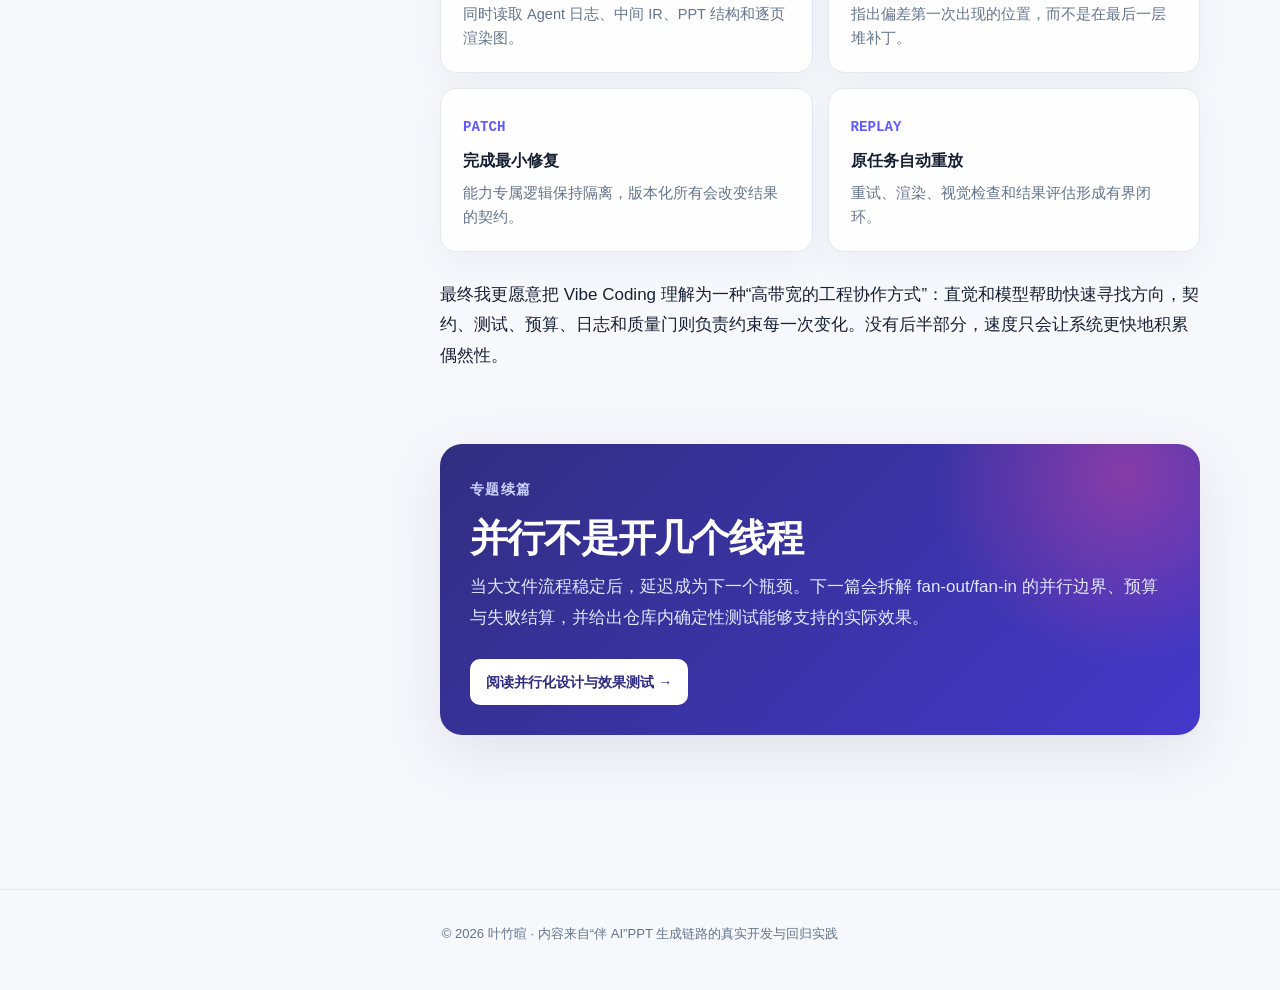
<file: ppt-generation-blog.html>
<!DOCTYPE html>
<html lang="zh-CN">
<head>
    <meta charset="UTF-8">
    <meta name="viewport" content="width=device-width, initial-scale=1.0">
    <meta name="description" content="一名 AI 全栈开发者如何用 Vibe Coding，把 PPT 生成从一次性 Demo 做成可恢复、可验收、可长期演进的产品流水线。">
    <meta name="author" content="Ye Zhuxuan">
    <meta property="og:type" content="article">
    <meta property="og:title" content="用 Vibe Coding 把 PPT 生成做成可靠产品">
    <meta property="og:description" content="从附件恢复、大文件处理、Harness、结构化表格到多模态渲染与自动验收的完整工程复盘。">
    <title>用 Vibe Coding 把 PPT 生成做成可靠产品 | 叶竹暄</title>
    <link rel="stylesheet" href="blog.css">
</head>
<body>
    <header class="site-header">
        <div class="header-inner">
            <a class="brand-link" href="index.html#latest"><span class="brand-mark">Y</span><span>叶竹暄 · 开发博客</span></a>
            <nav class="header-nav" aria-label="博客导航">
                <a href="ppt-parallel-blog.html">并行化专题</a>
                <a href="index.html#latest">返回主页</a>
            </nav>
        </div>
    </header>

    <main>
        <section class="hero">
            <span class="eyebrow">Vibe Coding · PPT Engineering</span>
            <h1>从“能生成”到“能交付”：<em>PPT 生成的可靠性工程</em></h1>
            <p class="hero-lead">这不是一篇提示词技巧清单，而是一次持续数周的工程复盘：我如何沿着真实用户的失败结果，把附件、长文档、表格、多模态、渲染和验收逐步收进一条可治理的生产流水线。</p>
            <div class="hero-meta">
                <span>作者：叶竹暄</span>
                <span>2026 年 9 月</span>
                <span>约 18 分钟阅读</span>
                <span>AI Agent · Office Automation · Vibe Coding</span>
            </div>
        </section>

        <div class="reading-grid">
            <aside class="toc" aria-label="文章目录">
                <p class="toc-title">文章目录</p>
                <ol>
                    <li><a href="#chapter-1">01 · Demo 为什么会失败</a></li>
                    <li><a href="#chapter-2">02 · 附件与恢复</a></li>
                    <li><a href="#chapter-3">03 · 大文件与中间表示</a></li>
                    <li><a href="#chapter-4">04 · Harness 与能力组合</a></li>
                    <li><a href="#chapter-5">05 · 表格语义合并</a></li>
                    <li><a href="#chapter-6">06 · 多模态来源约束</a></li>
                    <li><a href="#chapter-7">07 · 渲染与排版</a></li>
                    <li><a href="#chapter-8">08 · 自动验收闭环</a></li>
                </ol>
                <a class="toc-next" href="ppt-parallel-blog.html">继续阅读：并行化专题 →</a>
            </aside>

            <article class="article">
                <p>最早的版本只需要做到一件事：给模型一段内容，让它返回若干页幻灯片，再把 JSON 交给渲染器。Demo 看起来很好，但一旦换成真实任务——上传一份长 PDF，要求整理所有课程、翻译成中文并以表格展示——系统就会暴露完全不同的问题。</p>

                <div class="callout">
                    <div class="callout-label">贯穿整个系列的原则</div>
                    <p><strong>模型负责理解意图和生成候选内容；确定性代码负责守边界、保身份、做合并和验证。</strong>可靠性不来自某个“更聪明”的模型，而来自两者之间清楚且可观测的分工。</p>
                </div>

                <div class="flow" aria-label="PPT 生成执行链路">
                    <div class="flow-step"><span>01 / PLAN</span>意图识别与任务规划</div>
                    <div class="flow-step"><span>02 / FREEZE</span>Harness 冻结交付契约</div>
                    <div class="flow-step"><span>03 / COMPOSE</span>按能力生成候选内容</div>
                    <div class="flow-step"><span>04 / RENDER</span>确定性渲染与降级</div>
                    <div class="flow-step"><span>05 / VERIFY</span>结构和视觉双重验收</div>
                </div>

                <section id="chapter-1" class="article-section">
                    <span class="section-number">CHAPTER 01</span>
                    <h2>失败先于架构：Demo 为什么会崩</h2>
                    <p>我一开始也犯过典型错误：把输出不好归结为 Prompt 不够具体。于是继续添加规则——必须中文、课程代码不能放错列、同一课程的多段时间要合并、文字不能重叠。规则越来越长，单个样本偶尔变好，换一份文件却又坏掉。</p>
                    <p>真正的问题是链路没有明确“不允许丢失什么”。附件引用只存在于当前消息；切块按字符而不是按实体；每个分片独立生成最终页面；渲染失败时直接删内容；质量检查只看 JSON 能不能解析。模型不是唯一变量，状态、结构、合并和渲染都在悄悄改变结果。</p>
                    <h3>从症状反推系统不变量</h3>
                    <ul>
                        <li>用户确认后，原附件仍必须可寻址、可校验、可恢复。</li>
                        <li>大文件拆分后，逻辑实体不能被物理分页切断。</li>
                        <li>并行分支的完成顺序不能改变最终内容顺序。</li>
                        <li>内容放不下时必须显式降级，不能静默删除。</li>
                        <li>最终交付不仅要“生成成功”，还要通过结构与视觉验收。</li>
                    </ul>
                    <p>这些不变量最终形成 Planner、Harness、能力子工具、确定性 Join、Renderer 和 Quality Gate 的分层。提示词仍然重要，但它终于只承担自己擅长的部分。</p>
                </section>

                <section id="chapter-2" class="article-section">
                    <span class="section-number">CHAPTER 02</span>
                    <h2>附件不是聊天上下文：把“确认”理解成继续执行</h2>
                    <p>最让用户困惑的失败是：文件刚刚上传，Agent 却在下一轮要求再次上传。原因通常不是模型没看见，而是文件在系统中只有 UI 消息的一种身份，没有成为任务状态的一部分。</p>
                    <p>我把附件拆成三层身份：消息层的展示信息、任务层的稳定引用，以及工具层的可读取对象。任务状态保存附件 ID、来源消息、文件名、类型、大小和内容摘要；下一轮“确认”“继续”“合并成表格”会被识别为当前任务的续接，而不是一条全新的无附件请求。</p>
                    <pre><code>AttachmentRef {
  attachment_id
  source_message_id
  display_name
  media_type
  byte_size
  content_digest
}</code></pre>
                    <p>重试恢复的也不只是字节。它还要恢复用户能识别的文件名、原始顺序和已完成节点。执行幂等键由任务、附件摘要、节点类型和工具版本共同决定；同一次点击重试不会创建两份 PPT，也不会重复支付已完成分片的模型费用。</p>
                </section>

                <section id="chapter-3" class="article-section">
                    <span class="section-number">CHAPTER 03</span>
                    <h2>大文件不是摘要题：结构化 IR 与递归分片</h2>
                    <p>“文件过大”经常诱导模型自动摘要，但用户要求的是完整整理。两者的优化目标正好相反：摘要追求压缩，字段整理追求覆盖。我先定义完成条件，再决定如何切块。</p>
                    <p>PDF 解析结果被提升为带页码、块类型、坐标、表格单元格和媒体引用的文档中间表示（IR）。第一次分片后如果某一批仍超过预算，就继续按标题、表格边界和逻辑实体递归拆分，直到每个工作单元进入可控上下文；每轮都带显式轮次上限、Token 预算和未处理队列。</p>
                    <div class="chapter-grid">
                        <div class="chapter-card"><small>STRUCTURE</small><h3>按逻辑实体切分</h3><p>课程代码、名称、时间等属于同一实体的字段不会因为跨行或跨页而被拆散。</p></div>
                        <div class="chapter-card"><small>FAN-OUT</small><h3>有界并发处理</h3><p>只并行输入输出已冻结的同级任务，并为每个分支预留预算和截止时间。</p></div>
                        <div class="chapter-card"><small>FAN-IN</small><h3>纯函数式合并</h3><p>按稳定批次序号和实体键恢复顺序，去重、校验来源覆盖并计算最终页数。</p></div>
                        <div class="chapter-card"><small>CACHE</small><h3>版本化结果复用</h3><p>视觉或渲染失败后只补缺失步骤，不重新生成已经正确的正文。</p></div>
                    </div>
                    <p>合并必须是纯函数：相同分支结果无论完成顺序如何，都得到同一份输出。这条约束后来也成为并行化、精确重试和可重复验收的基础。</p>
                </section>

                <section id="chapter-4" class="article-section">
                    <span class="section-number">CHAPTER 04</span>
                    <h2>让 Harness 管质量，而不是机械套门禁</h2>
                    <p>我们曾经为课程表任务添加非常具体的门禁：固定中间格式、禁止 Section 编号进入课程代码列。它能修复一个样本，却会让普通叙事型 PPT 也背上无关约束。问题的根源是把“任务能力”与“主 PPT 工具”耦合在了一起。</p>
                    <p>新的流程先由 Planner 判断用户是否有字段整理、表格合并、翻译、来源复用或插图意图，再由 Harness 把这些意图投影成不可放松的任务契约。主 PPT 工具只负责编排；结构化表格、视觉素材和布局翻译成为最小化、可单独测试的私有子能力。</p>
                    <pre><code>plan.capabilities = [
  "structured_table",
  "zh_cn_localization",
  "source_visual_reuse"
]

harness.freeze(
  required_fields = ["course_code", "course_name", "schedule"],
  completeness = "all_entities",
  locale = "zh-CN"
)</code></pre>
                    <p>门禁跟着能力走：只有结构化表格任务才检查字段类型、实体覆盖和单元格聚合；需要插图时才启用来源证据与视觉放置规则。普通 PPT 保持轻量，复杂任务又能获得足够强的约束。</p>
                </section>

                <section id="chapter-5" class="article-section">
                    <span class="section-number">CHAPTER 05</span>
                    <h2>表格型 PPT：从物理行恢复逻辑实体</h2>
                    <p>课程表最棘手的 bug 不是“字段没提出来”，而是同一课程的不同行时间没有进入同一个单元格。PDF 中每一行只是视觉排版单元，不一定对应业务实体；后续行可能省略课程代码和名称，只留下另一段上课时间。</p>
                    <p>修复分成两个步骤。字段映射只判断某个单元格是什么类型，不决定它属于谁；实体合并再根据稳定主键、空白延续、几何邻近、表头范围和页间上下文判断归属。聚合阶段对时间做规范化和去重，并保留源页映射，而不是简单拼接字符串。</p>
                    <div class="table-wrap">
                        <table>
                            <thead><tr><th>物理行</th><th>代码</th><th>课程</th><th>时间</th><th>逻辑实体</th></tr></thead>
                            <tbody>
                                <tr><td>Row 18</td><td>PED1101</td><td>篮球基础</td><td>周二 10:00–11:50</td><td rowspan="2"><strong>PED1101</strong><br>篮球基础<br>周二 10:00–11:50<br>周四 14:00–15:50</td></tr>
                                <tr><td>Row 19</td><td>（空）</td><td>（空）</td><td>周四 14:00–15:50</td></tr>
                            </tbody>
                        </table>
                    </div>
                    <p>本地化也按字段类型进行：自然语言课程名可以翻译，课程代码、日期数字和专业缩写默认保留；完成后再做简繁统一、不可显示符号替换与术语一致性检查。这样“翻译成中文”不会误伤身份字段。</p>
                </section>

                <section id="chapter-6" class="article-section">
                    <span class="section-number">CHAPTER 06</span>
                    <h2>多模态 PPT：可信原图优先，生成图必须有依据</h2>
                    <p>为 PPT 增加多模态能力后，我先处理的不是“生成更多漂亮图片”，而是来源一致性。原 PDF 中的图表、照片和示意图自带事实依据，应优先提取并保留与附近文字、页码和版面区域的关联。</p>
                    <p>只有在原文没有合适视觉素材、且图片能帮助解释主题时，系统才创建生成请求。请求包含主题、用途、版式槽位和禁止表达，生成结果还要经过相关性、重复性、分辨率与版权风险检查。装饰性插图不能挤掉核心文字或表格。</p>
                    <div class="callout">
                        <div class="callout-label">降级顺序</div>
                        <p>复用可信原图 → 生成有主题证据的辅助图 → 使用确定性图形与图标 → 保留纯文字版式。任何视觉分支失败，都不应造成正文缺失或空白页。</p>
                    </div>
                    <p>“保留原位置”也不是机械复制坐标。面对翻译后文字长度变化，系统先保留图文关系和阅读顺序，再在安全范围内调整尺寸；只有复刻型任务才把绝对位置作为最高优先级。</p>
                </section>

                <section id="chapter-7" class="article-section">
                    <span class="section-number">CHAPTER 07</span>
                    <h2>排版是渲染问题：不要让保守降级变成删除</h2>
                    <p>文本框没有越界，不代表文字没有溢出。字体度量、行距、项目符号缩进和缺字回退都会改变真实占用空间。我们最终把版式验收放到渲染之后：生成 PPTX，渲染成逐页图片，再检测文本裁切、重叠、空页、异常小字号和缺失字形。</p>
                    <p>当字体过小无法可靠识别时，“留空”是最坏的降级。新的策略以不缺内容为先：优先扩展文本框或拆页，其次缩短非关键措辞，再降低字号；仍无法安全放置时，保留原始页面图像并标记为视觉回退，而不是删除无法处理的区域。</p>
                    <h3>项目符号为什么会单独占一行</h3>
                    <p>如果把圆点和文字作为两个段落写入 PPT，行高或自动换行变化后，圆点就会悬在上一行。正确方式是使用原生段落级项目符号属性，让符号、缩进和文字共享同一段落模型，同时对字体回退后的首行基线做渲染检查。</p>
                    <ul>
                        <li>不依赖不可预测的自动缩放作为唯一防线。</li>
                        <li>完整性与可读性冲突时，先拆页，再缩字。</li>
                        <li>对字体和符号做跨平台可用性探测。</li>
                        <li>检测视觉空白，也检查它是否来自内容丢失。</li>
                    </ul>
                </section>

                <section id="chapter-8" class="article-section">
                    <span class="section-number">CHAPTER 08</span>
                    <h2>把“再试一次”变成自动验收闭环</h2>
                    <p>Vibe Coding 真正有价值的地方，不是让我更快地产生改动，而是让我能用很短的周期完成“观察—假设—实现—重放—验收”。每次失败都从用户看到的结果开始：到底缺了哪一页、哪个字段错位、哪一种字形不可见，再回到日志定位最早发生偏差的节点。</p>
                    <p>原因必须写成可证伪假设。比如“附件没有持久化到任务状态”，就应该能通过恢复后的附件 ID 断言验证；“并发导致课程乱序”，就应该能通过人为打乱分支完成顺序的测试验证。先写不变量测试，再保留原始样本做端到端回放。</p>
                    <div class="chapter-grid">
                        <div class="chapter-card"><small>OBSERVE</small><h3>从成品倒查</h3><p>同时读取 Agent 日志、中间 IR、PPT 结构和逐页渲染图。</p></div>
                        <div class="chapter-card"><small>HYPOTHESIZE</small><h3>形成可证伪解释</h3><p>指出偏差第一次出现的位置，而不是在最后一层堆补丁。</p></div>
                        <div class="chapter-card"><small>PATCH</small><h3>完成最小修复</h3><p>能力专属逻辑保持隔离，版本化所有会改变结果的契约。</p></div>
                        <div class="chapter-card"><small>REPLAY</small><h3>原任务自动重放</h3><p>重试、渲染、视觉检查和结果评估形成有界闭环。</p></div>
                    </div>
                    <p>最终我更愿意把 Vibe Coding 理解为一种“高带宽的工程协作方式”：直觉和模型帮助快速寻找方向，契约、测试、预算、日志和质量门则负责约束每一次变化。没有后半部分，速度只会让系统更快地积累偶然性。</p>

                    <div class="next-article">
                        <small>专题续篇</small>
                        <h2>并行不是开几个线程</h2>
                        <p>当大文件流程稳定后，延迟成为下一个瓶颈。下一篇会拆解 fan-out/fan-in 的并行边界、预算与失败结算，并给出仓库内确定性测试能够支持的实际效果。</p>
                        <a href="ppt-parallel-blog.html">阅读并行化设计与效果测试 →</a>
                    </div>
                </section>
            </article>
        </div>
    </main>

    <footer class="site-footer">© 2026 叶竹暄 · 内容来自“伴 AI”PPT 生成链路的真实开发与回归实践</footer>
</body>
</html>
</file>
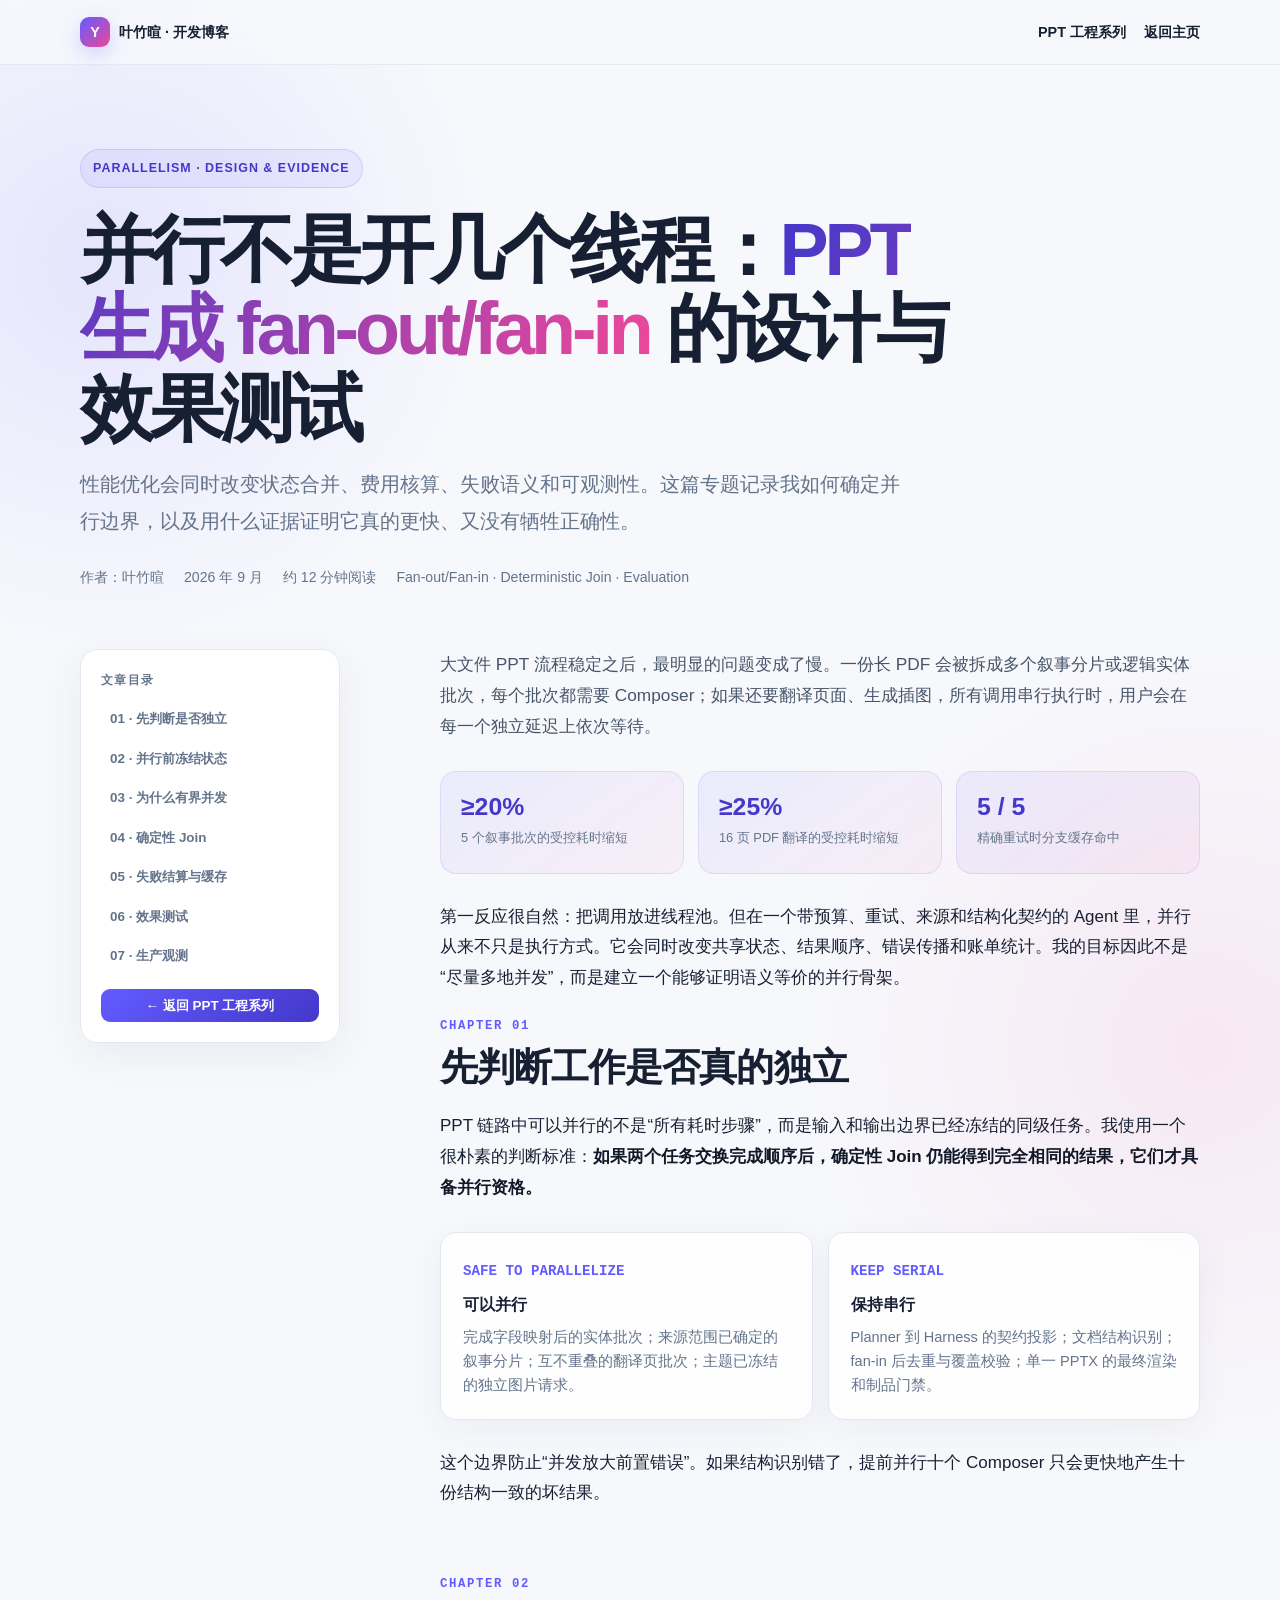
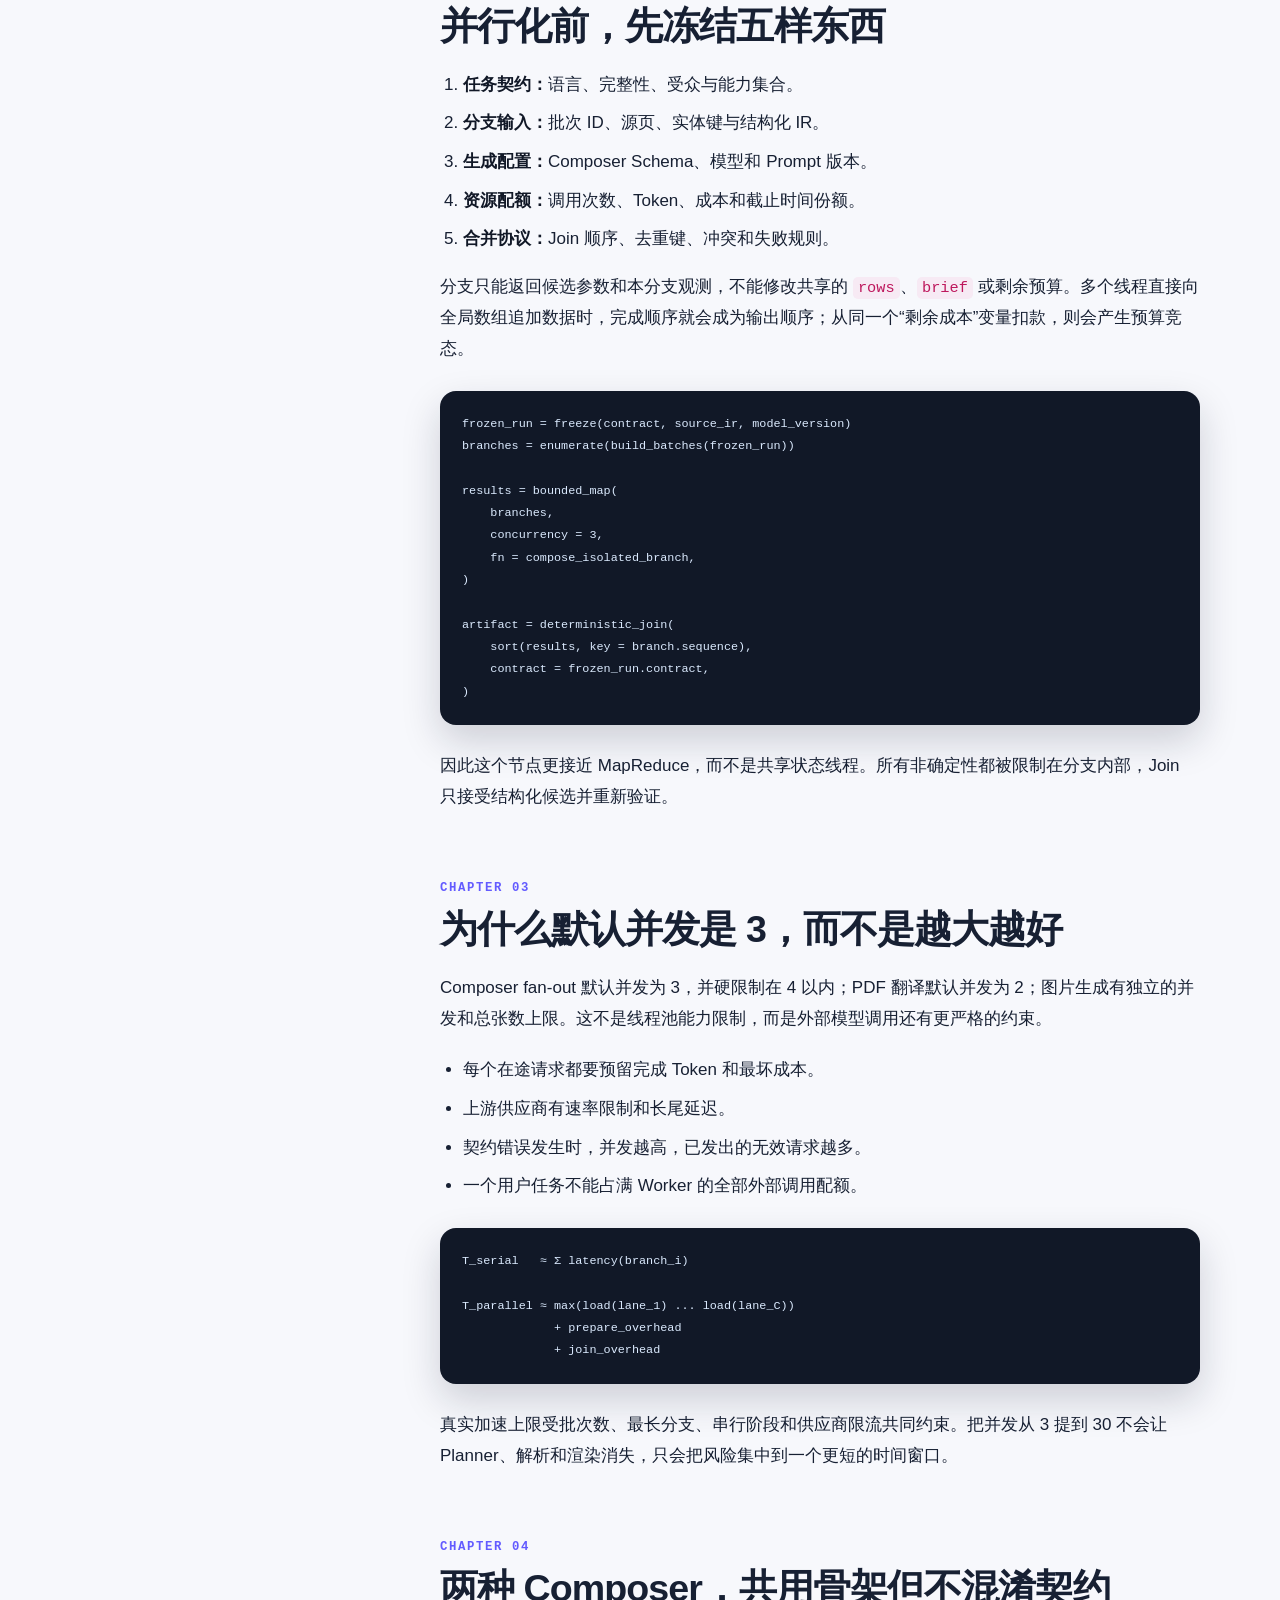
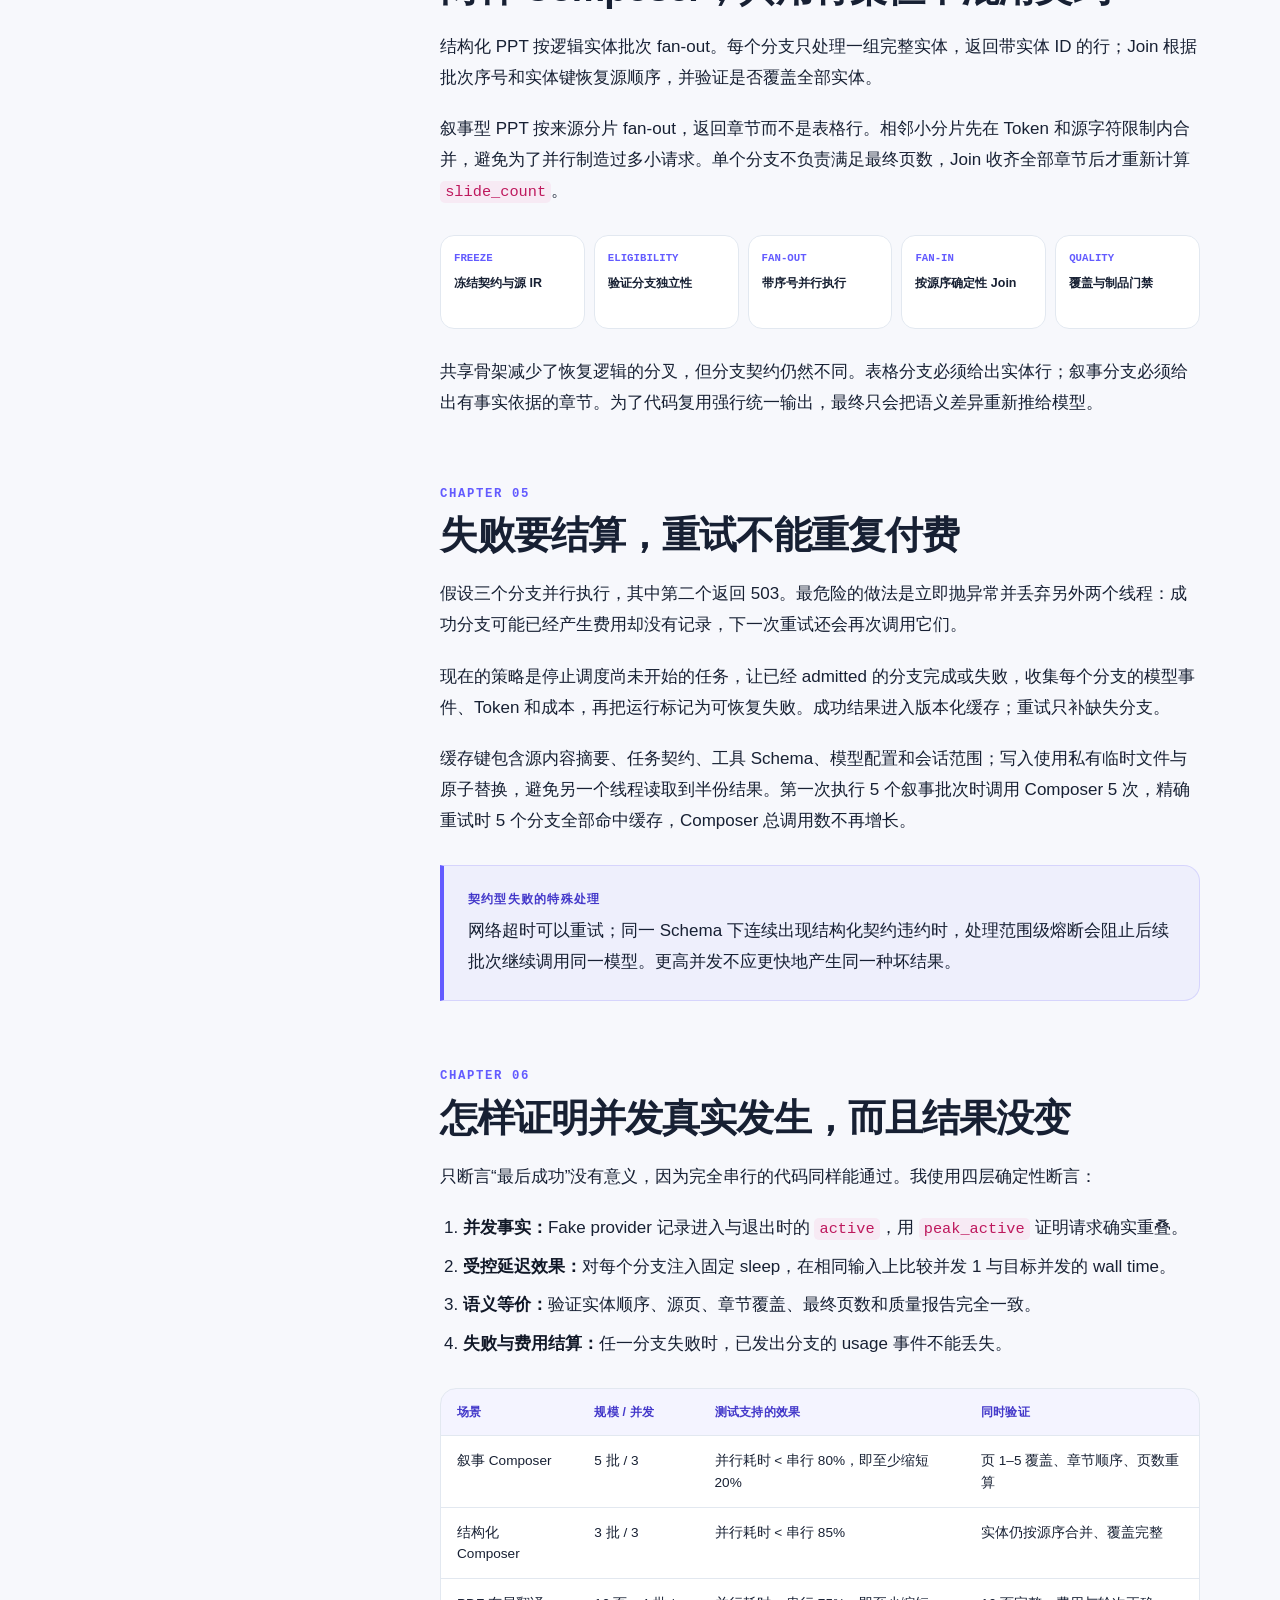
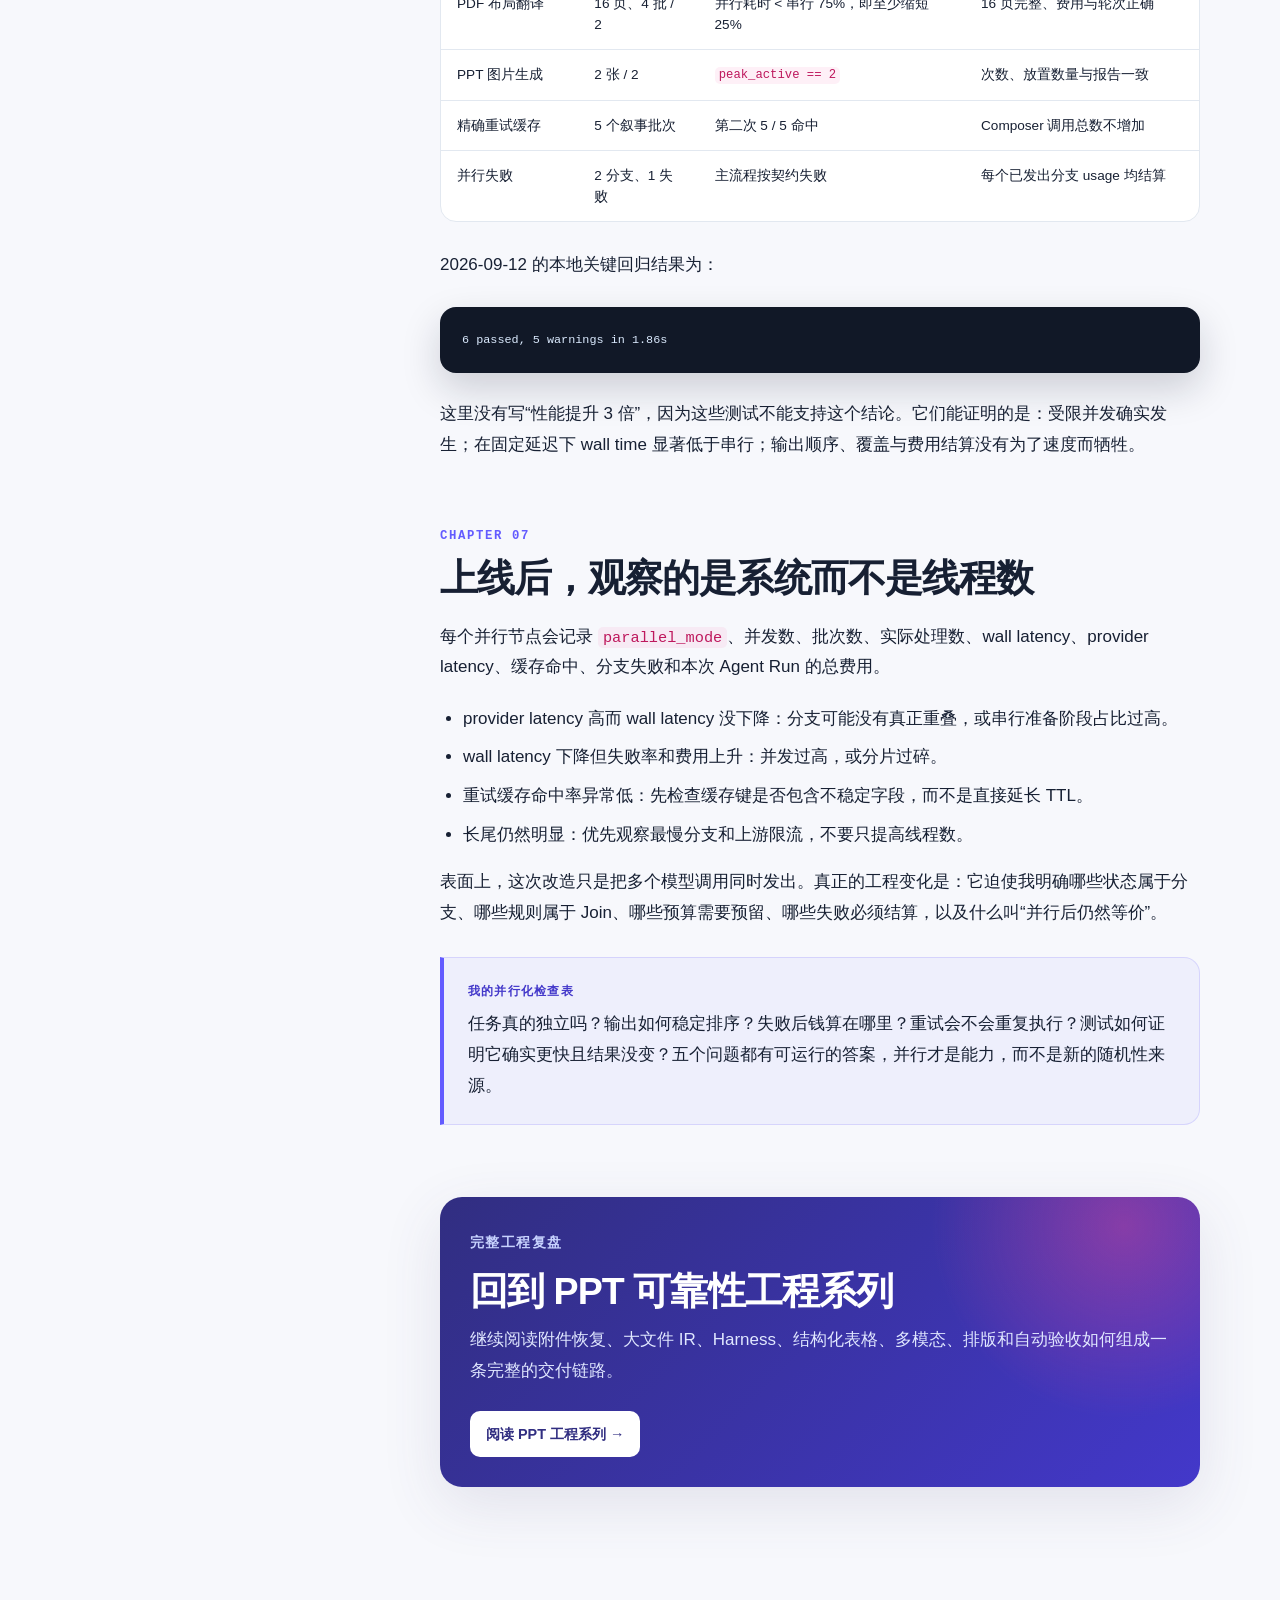
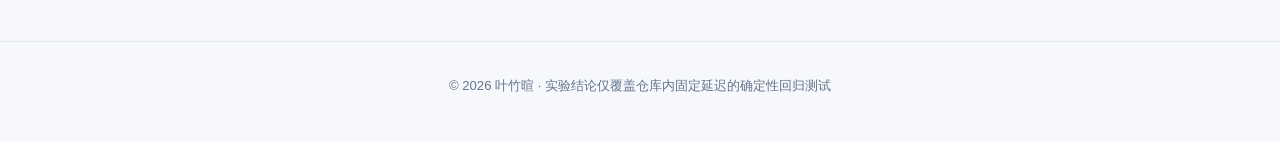
<file: ppt-parallel-blog.html>
<!DOCTYPE html>
<html lang="zh-CN">
<head>
    <meta charset="UTF-8">
    <meta name="viewport" content="width=device-width, initial-scale=1.0">
    <meta name="description" content="PPT 生成链路如何设计有界 fan-out/fan-in：并行边界、状态冻结、费用结算、缓存与确定性效果测试。">
    <meta name="author" content="Ye Zhuxuan">
    <meta property="og:type" content="article">
    <meta property="og:title" content="并行不是开几个线程：PPT 生成 fan-out/fan-in 的设计与效果测试">
    <meta property="og:description" content="用可运行测试证明并发真的发生、结果仍然等价、失败费用仍能结算。">
    <title>并行不是开几个线程 | 叶竹暄</title>
    <link rel="stylesheet" href="blog.css">
</head>
<body>
    <header class="site-header">
        <div class="header-inner">
            <a class="brand-link" href="index.html#latest"><span class="brand-mark">Y</span><span>叶竹暄 · 开发博客</span></a>
            <nav class="header-nav" aria-label="博客导航">
                <a href="ppt-generation-blog.html">PPT 工程系列</a>
                <a href="index.html#latest">返回主页</a>
            </nav>
        </div>
    </header>

    <main>
        <section class="hero">
            <span class="eyebrow">Parallelism · Design &amp; Evidence</span>
            <h1>并行不是开几个线程：<em>PPT 生成 fan-out/fan-in</em> 的设计与效果测试</h1>
            <p class="hero-lead">性能优化会同时改变状态合并、费用核算、失败语义和可观测性。这篇专题记录我如何确定并行边界，以及用什么证据证明它真的更快、又没有牺牲正确性。</p>
            <div class="hero-meta">
                <span>作者：叶竹暄</span>
                <span>2026 年 9 月</span>
                <span>约 12 分钟阅读</span>
                <span>Fan-out/Fan-in · Deterministic Join · Evaluation</span>
            </div>
        </section>

        <div class="reading-grid">
            <aside class="toc" aria-label="文章目录">
                <p class="toc-title">文章目录</p>
                <ol>
                    <li><a href="#boundary">01 · 先判断是否独立</a></li>
                    <li><a href="#freeze">02 · 并行前冻结状态</a></li>
                    <li><a href="#bounded">03 · 为什么有界并发</a></li>
                    <li><a href="#join">04 · 确定性 Join</a></li>
                    <li><a href="#failure">05 · 失败结算与缓存</a></li>
                    <li><a href="#evaluation">06 · 效果测试</a></li>
                    <li><a href="#production">07 · 生产观测</a></li>
                </ol>
                <a class="toc-next" href="ppt-generation-blog.html">← 返回 PPT 工程系列</a>
            </aside>

            <article class="article">
                <p>大文件 PPT 流程稳定之后，最明显的问题变成了慢。一份长 PDF 会被拆成多个叙事分片或逻辑实体批次，每个批次都需要 Composer；如果还要翻译页面、生成插图，所有调用串行执行时，用户会在每一个独立延迟上依次等待。</p>

                <div class="metric-grid" aria-label="并行化关键结果">
                    <div class="metric"><strong>≥20%</strong><span>5 个叙事批次的受控耗时缩短</span></div>
                    <div class="metric"><strong>≥25%</strong><span>16 页 PDF 翻译的受控耗时缩短</span></div>
                    <div class="metric"><strong>5 / 5</strong><span>精确重试时分支缓存命中</span></div>
                </div>

                <p>第一反应很自然：把调用放进线程池。但在一个带预算、重试、来源和结构化契约的 Agent 里，并行从来不只是执行方式。它会同时改变共享状态、结果顺序、错误传播和账单统计。我的目标因此不是“尽量多地并发”，而是建立一个能够证明语义等价的并行骨架。</p>

                <section id="boundary" class="article-section">
                    <span class="section-number">CHAPTER 01</span>
                    <h2>先判断工作是否真的独立</h2>
                    <p>PPT 链路中可以并行的不是“所有耗时步骤”，而是输入和输出边界已经冻结的同级任务。我使用一个很朴素的判断标准：<strong>如果两个任务交换完成顺序后，确定性 Join 仍能得到完全相同的结果，它们才具备并行资格。</strong></p>
                    <div class="chapter-grid">
                        <div class="chapter-card"><small>SAFE TO PARALLELIZE</small><h3>可以并行</h3><p>完成字段映射后的实体批次；来源范围已确定的叙事分片；互不重叠的翻译页批次；主题已冻结的独立图片请求。</p></div>
                        <div class="chapter-card"><small>KEEP SERIAL</small><h3>保持串行</h3><p>Planner 到 Harness 的契约投影；文档结构识别；fan-in 后去重与覆盖校验；单一 PPTX 的最终渲染和制品门禁。</p></div>
                    </div>
                    <p>这个边界防止“并发放大前置错误”。如果结构识别错了，提前并行十个 Composer 只会更快地产生十份结构一致的坏结果。</p>
                </section>

                <section id="freeze" class="article-section">
                    <span class="section-number">CHAPTER 02</span>
                    <h2>并行化前，先冻结五样东西</h2>
                    <ol>
                        <li><strong>任务契约：</strong>语言、完整性、受众与能力集合。</li>
                        <li><strong>分支输入：</strong>批次 ID、源页、实体键与结构化 IR。</li>
                        <li><strong>生成配置：</strong>Composer Schema、模型和 Prompt 版本。</li>
                        <li><strong>资源配额：</strong>调用次数、Token、成本和截止时间份额。</li>
                        <li><strong>合并协议：</strong>Join 顺序、去重键、冲突和失败规则。</li>
                    </ol>
                    <p>分支只能返回候选参数和本分支观测，不能修改共享的 <code>rows</code>、<code>brief</code> 或剩余预算。多个线程直接向全局数组追加数据时，完成顺序就会成为输出顺序；从同一个“剩余成本”变量扣款，则会产生预算竞态。</p>
                    <pre><code>frozen_run = freeze(contract, source_ir, model_version)
branches = enumerate(build_batches(frozen_run))

results = bounded_map(
    branches,
    concurrency = 3,
    fn = compose_isolated_branch,
)

artifact = deterministic_join(
    sort(results, key = branch.sequence),
    contract = frozen_run.contract,
)</code></pre>
                    <p>因此这个节点更接近 MapReduce，而不是共享状态线程。所有非确定性都被限制在分支内部，Join 只接受结构化候选并重新验证。</p>
                </section>

                <section id="bounded" class="article-section">
                    <span class="section-number">CHAPTER 03</span>
                    <h2>为什么默认并发是 3，而不是越大越好</h2>
                    <p>Composer fan-out 默认并发为 3，并硬限制在 4 以内；PDF 翻译默认并发为 2；图片生成有独立的并发和总张数上限。这不是线程池能力限制，而是外部模型调用还有更严格的约束。</p>
                    <ul>
                        <li>每个在途请求都要预留完成 Token 和最坏成本。</li>
                        <li>上游供应商有速率限制和长尾延迟。</li>
                        <li>契约错误发生时，并发越高，已发出的无效请求越多。</li>
                        <li>一个用户任务不能占满 Worker 的全部外部调用配额。</li>
                    </ul>
                    <pre><code>T_serial   ≈ Σ latency(branch_i)

T_parallel ≈ max(load(lane_1) ... load(lane_C))
             + prepare_overhead
             + join_overhead</code></pre>
                    <p>真实加速上限受批次数、最长分支、串行阶段和供应商限流共同约束。把并发从 3 提到 30 不会让 Planner、解析和渲染消失，只会把风险集中到一个更短的时间窗口。</p>
                </section>

                <section id="join" class="article-section">
                    <span class="section-number">CHAPTER 04</span>
                    <h2>两种 Composer，共用骨架但不混淆契约</h2>
                    <p>结构化 PPT 按逻辑实体批次 fan-out。每个分支只处理一组完整实体，返回带实体 ID 的行；Join 根据批次序号和实体键恢复源顺序，并验证是否覆盖全部实体。</p>
                    <p>叙事型 PPT 按来源分片 fan-out，返回章节而不是表格行。相邻小分片先在 Token 和源字符限制内合并，避免为了并行制造过多小请求。单个分支不负责满足最终页数，Join 收齐全部章节后才重新计算 <code>slide_count</code>。</p>
                    <div class="flow" aria-label="并行执行流程">
                        <div class="flow-step"><span>FREEZE</span>冻结契约与源 IR</div>
                        <div class="flow-step"><span>ELIGIBILITY</span>验证分支独立性</div>
                        <div class="flow-step"><span>FAN-OUT</span>带序号并行执行</div>
                        <div class="flow-step"><span>FAN-IN</span>按源序确定性 Join</div>
                        <div class="flow-step"><span>QUALITY</span>覆盖与制品门禁</div>
                    </div>
                    <p>共享骨架减少了恢复逻辑的分叉，但分支契约仍然不同。表格分支必须给出实体行；叙事分支必须给出有事实依据的章节。为了代码复用强行统一输出，最终只会把语义差异重新推给模型。</p>
                </section>

                <section id="failure" class="article-section">
                    <span class="section-number">CHAPTER 05</span>
                    <h2>失败要结算，重试不能重复付费</h2>
                    <p>假设三个分支并行执行，其中第二个返回 503。最危险的做法是立即抛异常并丢弃另外两个线程：成功分支可能已经产生费用却没有记录，下一次重试还会再次调用它们。</p>
                    <p>现在的策略是停止调度尚未开始的任务，让已经 admitted 的分支完成或失败，收集每个分支的模型事件、Token 和成本，再把运行标记为可恢复失败。成功结果进入版本化缓存；重试只补缺失分支。</p>
                    <p>缓存键包含源内容摘要、任务契约、工具 Schema、模型配置和会话范围；写入使用私有临时文件与原子替换，避免另一个线程读取到半份结果。第一次执行 5 个叙事批次时调用 Composer 5 次，精确重试时 5 个分支全部命中缓存，Composer 总调用数不再增长。</p>
                    <div class="callout">
                        <div class="callout-label">契约型失败的特殊处理</div>
                        <p>网络超时可以重试；同一 Schema 下连续出现结构化契约违约时，处理范围级熔断会阻止后续批次继续调用同一模型。更高并发不应更快地产生同一种坏结果。</p>
                    </div>
                </section>

                <section id="evaluation" class="article-section">
                    <span class="section-number">CHAPTER 06</span>
                    <h2>怎样证明并发真实发生，而且结果没变</h2>
                    <p>只断言“最后成功”没有意义，因为完全串行的代码同样能通过。我使用四层确定性断言：</p>
                    <ol>
                        <li><strong>并发事实：</strong>Fake provider 记录进入与退出时的 <code>active</code>，用 <code>peak_active</code> 证明请求确实重叠。</li>
                        <li><strong>受控延迟效果：</strong>对每个分支注入固定 sleep，在相同输入上比较并发 1 与目标并发的 wall time。</li>
                        <li><strong>语义等价：</strong>验证实体顺序、源页、章节覆盖、最终页数和质量报告完全一致。</li>
                        <li><strong>失败与费用结算：</strong>任一分支失败时，已发出分支的 usage 事件不能丢失。</li>
                    </ol>

                    <div class="table-wrap">
                        <table>
                            <thead><tr><th>场景</th><th>规模 / 并发</th><th>测试支持的效果</th><th>同时验证</th></tr></thead>
                            <tbody>
                                <tr><td>叙事 Composer</td><td>5 批 / 3</td><td>并行耗时 &lt; 串行 80%，即至少缩短 20%</td><td>页 1–5 覆盖、章节顺序、页数重算</td></tr>
                                <tr><td>结构化 Composer</td><td>3 批 / 3</td><td>并行耗时 &lt; 串行 85%</td><td>实体仍按源序合并、覆盖完整</td></tr>
                                <tr><td>PDF 布局翻译</td><td>16 页、4 批 / 2</td><td>并行耗时 &lt; 串行 75%，即至少缩短 25%</td><td>16 页完整、费用与轮次正确</td></tr>
                                <tr><td>PPT 图片生成</td><td>2 张 / 2</td><td><code>peak_active == 2</code></td><td>次数、放置数量与报告一致</td></tr>
                                <tr><td>精确重试缓存</td><td>5 个叙事批次</td><td>第二次 5 / 5 命中</td><td>Composer 调用总数不增加</td></tr>
                                <tr><td>并行失败</td><td>2 分支、1 失败</td><td>主流程按契约失败</td><td>每个已发出分支 usage 均结算</td></tr>
                            </tbody>
                        </table>
                    </div>

                    <p>2026-09-12 的本地关键回归结果为：</p>
                    <pre><code>6 passed, 5 warnings in 1.86s</code></pre>
                    <p>这里没有写“性能提升 3 倍”，因为这些测试不能支持这个结论。它们能证明的是：受限并发确实发生；在固定延迟下 wall time 显著低于串行；输出顺序、覆盖与费用结算没有为了速度而牺牲。</p>
                </section>

                <section id="production" class="article-section">
                    <span class="section-number">CHAPTER 07</span>
                    <h2>上线后，观察的是系统而不是线程数</h2>
                    <p>每个并行节点会记录 <code>parallel_mode</code>、并发数、批次数、实际处理数、wall latency、provider latency、缓存命中、分支失败和本次 Agent Run 的总费用。</p>
                    <ul>
                        <li>provider latency 高而 wall latency 没下降：分支可能没有真正重叠，或串行准备阶段占比过高。</li>
                        <li>wall latency 下降但失败率和费用上升：并发过高，或分片过碎。</li>
                        <li>重试缓存命中率异常低：先检查缓存键是否包含不稳定字段，而不是直接延长 TTL。</li>
                        <li>长尾仍然明显：优先观察最慢分支和上游限流，不要只提高线程数。</li>
                    </ul>
                    <p>表面上，这次改造只是把多个模型调用同时发出。真正的工程变化是：它迫使我明确哪些状态属于分支、哪些规则属于 Join、哪些预算需要预留、哪些失败必须结算，以及什么叫“并行后仍然等价”。</p>
                    <div class="callout">
                        <div class="callout-label">我的并行化检查表</div>
                        <p>任务真的独立吗？输出如何稳定排序？失败后钱算在哪里？重试会不会重复执行？测试如何证明它确实更快且结果没变？五个问题都有可运行的答案，并行才是能力，而不是新的随机性来源。</p>
                    </div>

                    <div class="next-article">
                        <small>完整工程复盘</small>
                        <h2>回到 PPT 可靠性工程系列</h2>
                        <p>继续阅读附件恢复、大文件 IR、Harness、结构化表格、多模态、排版和自动验收如何组成一条完整的交付链路。</p>
                        <a href="ppt-generation-blog.html">阅读 PPT 工程系列 →</a>
                    </div>
                </section>
            </article>
        </div>
    </main>

    <footer class="site-footer">© 2026 叶竹暄 · 实验结论仅覆盖仓库内固定延迟的确定性回归测试</footer>
</body>
</html>
</file>
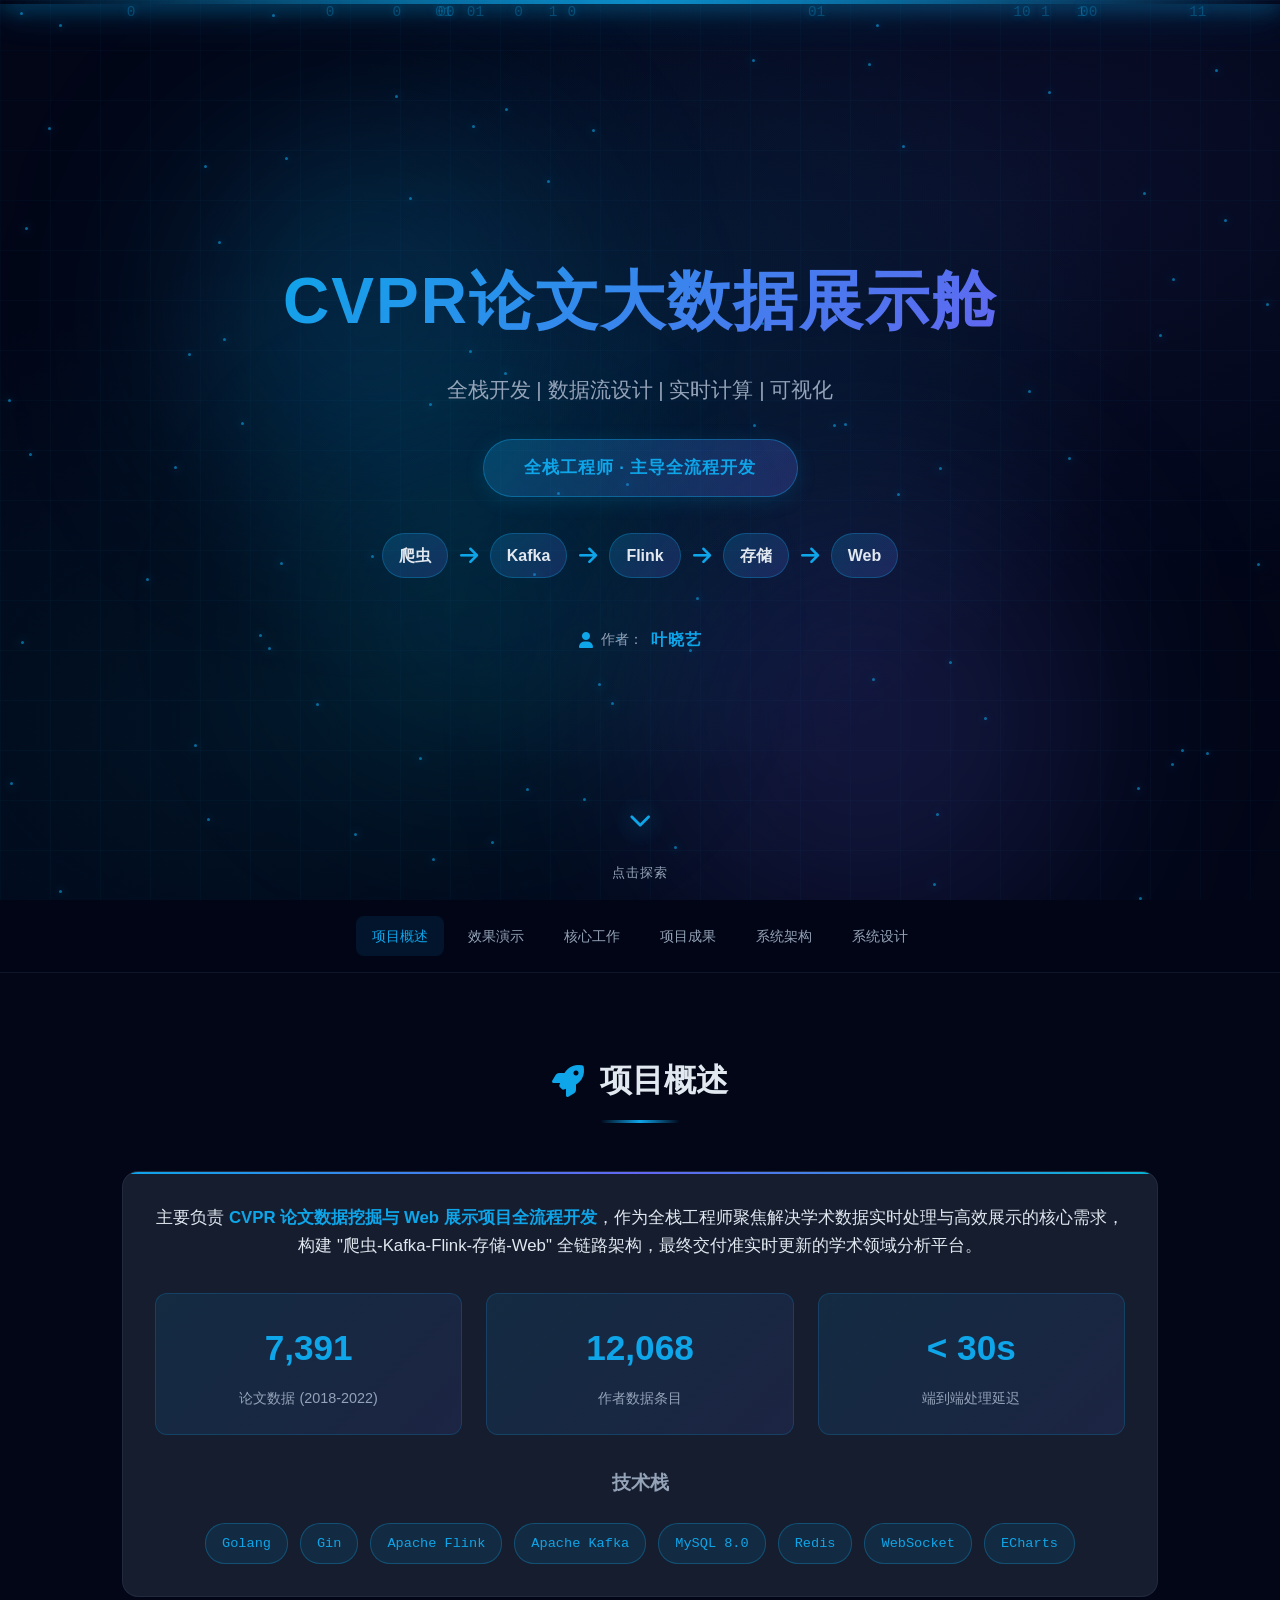
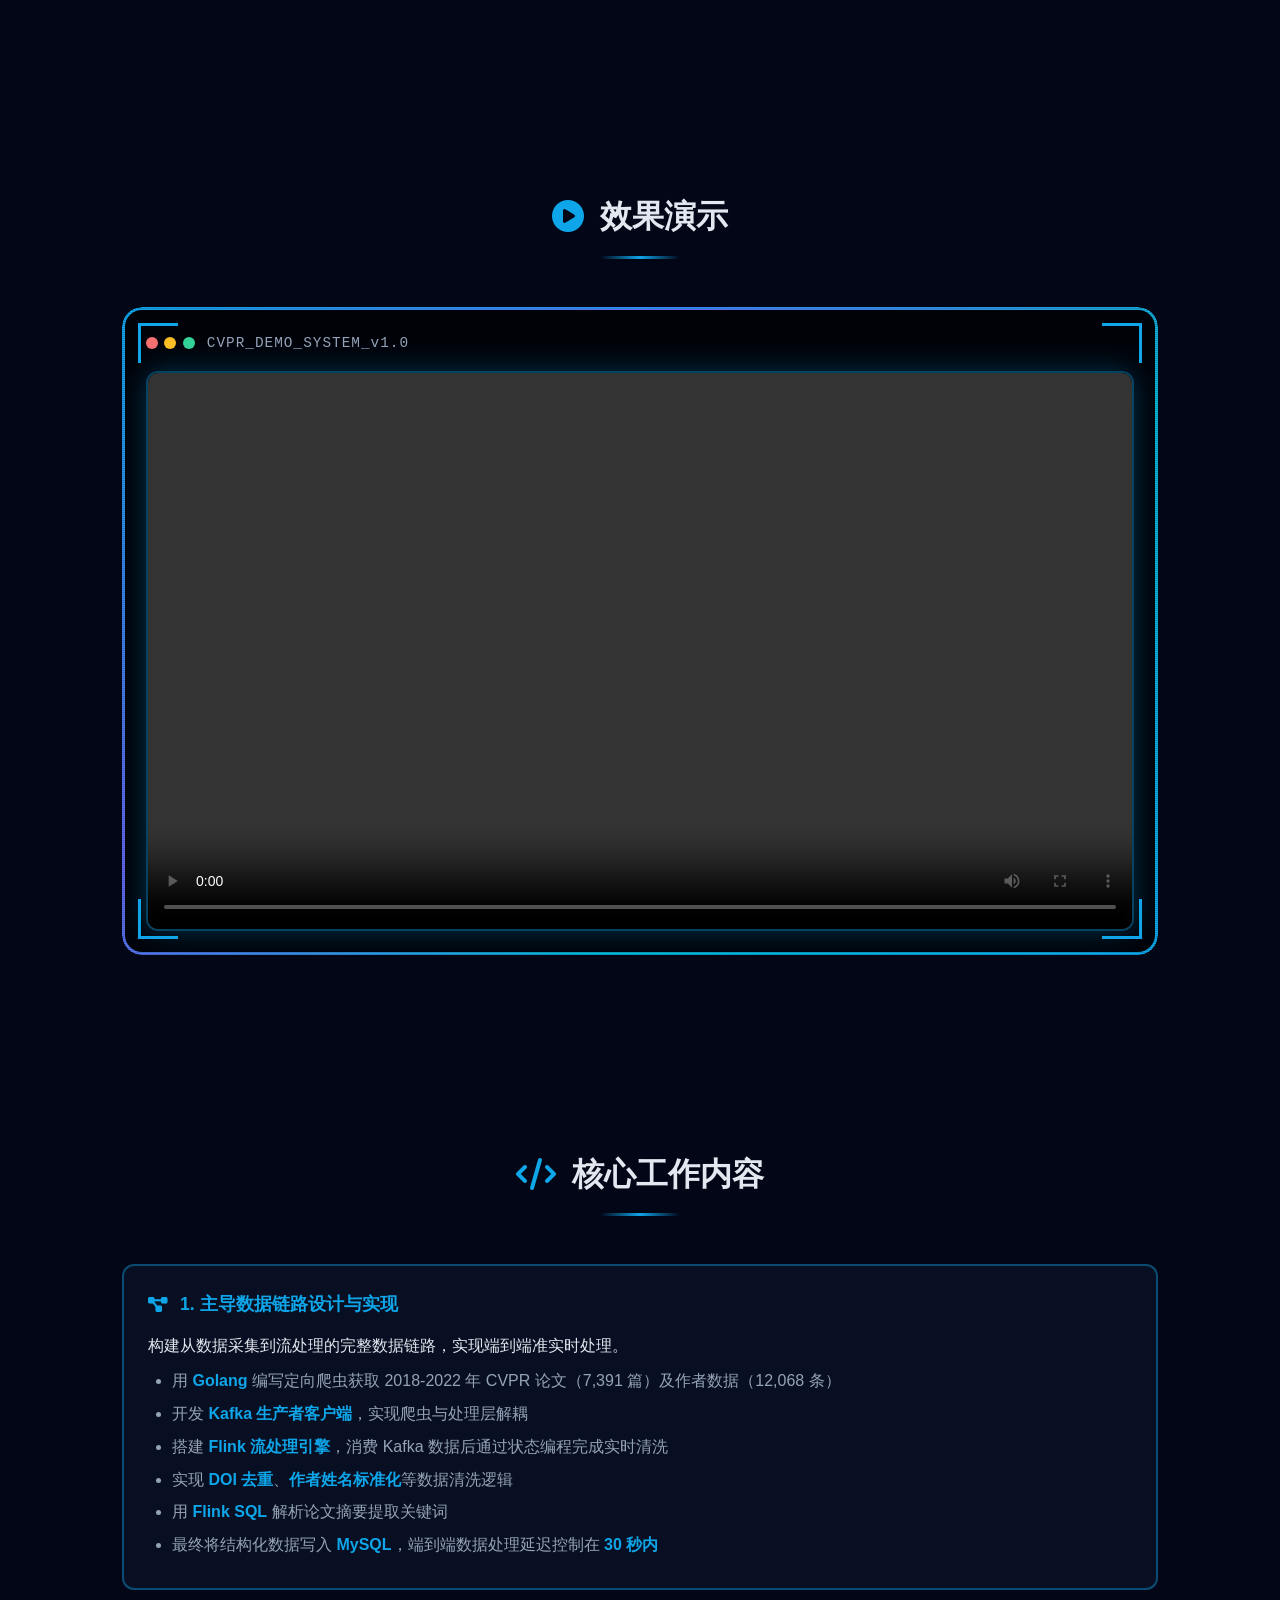
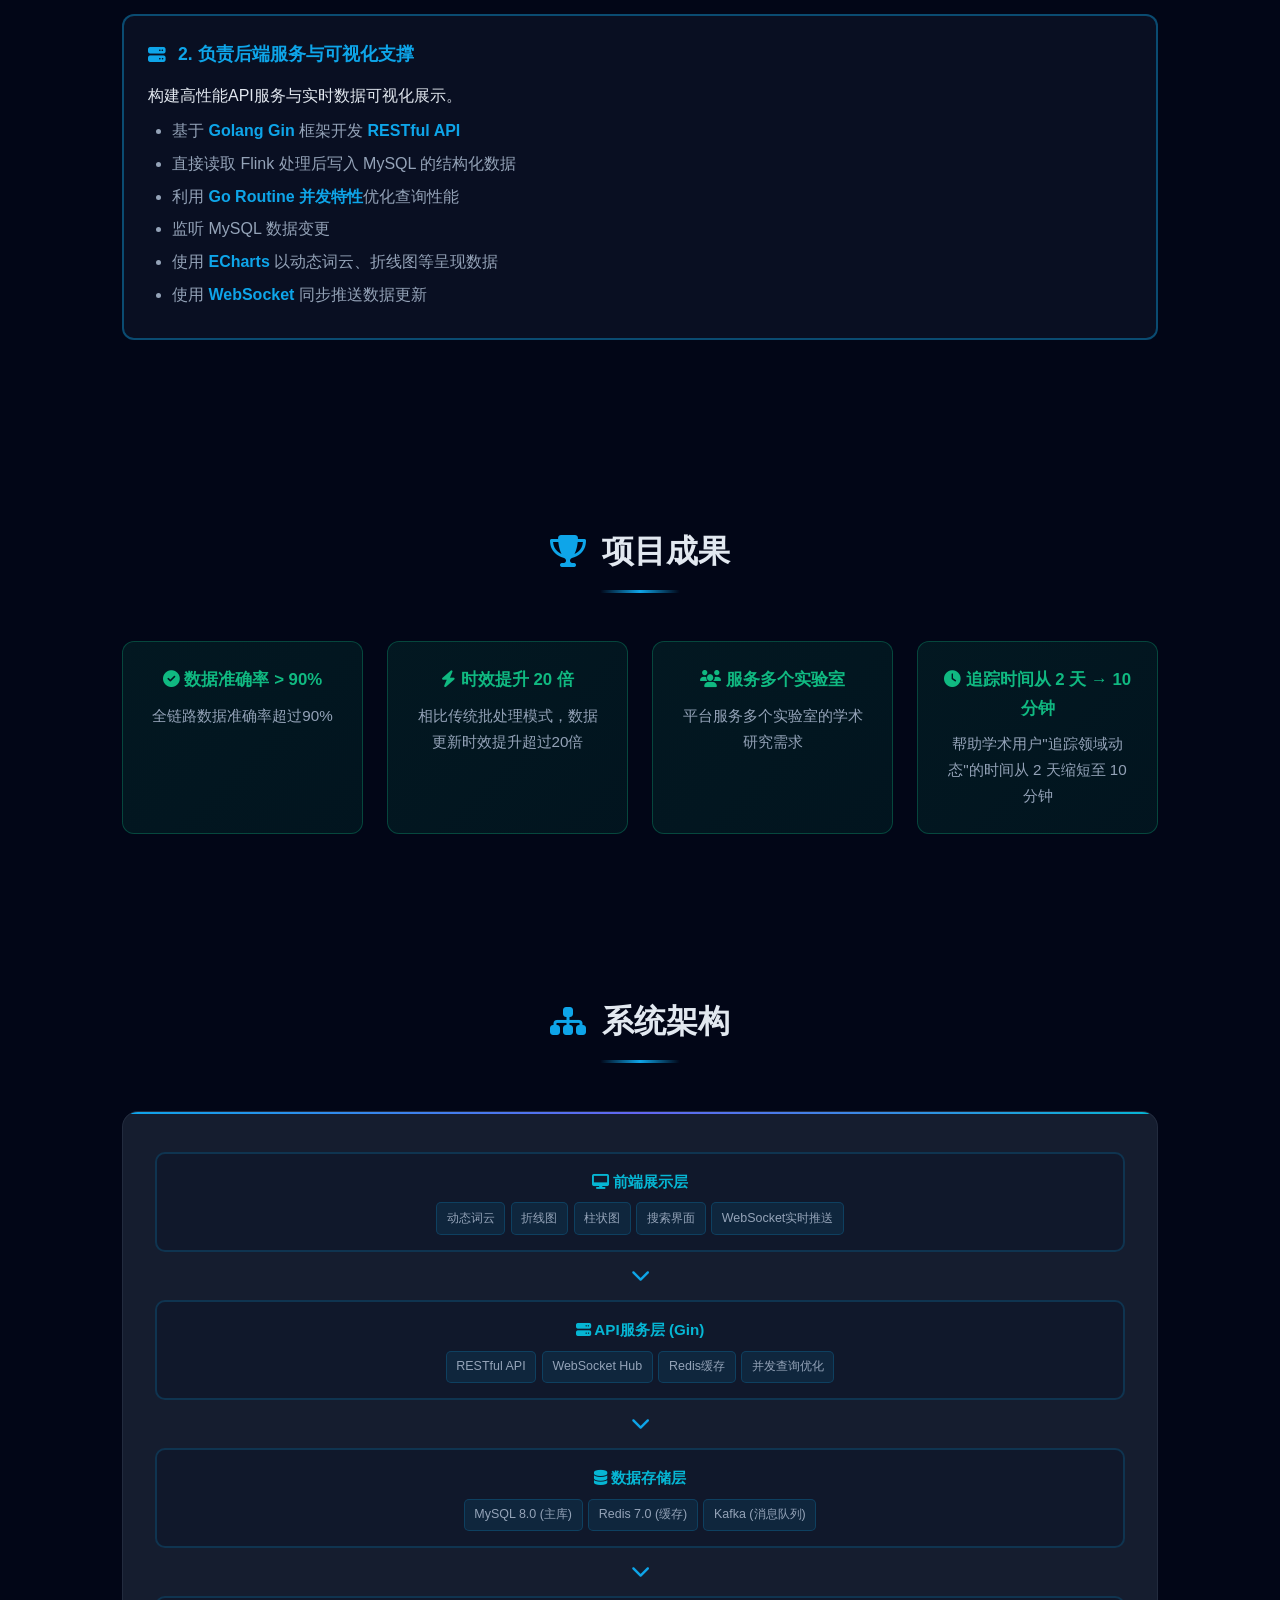
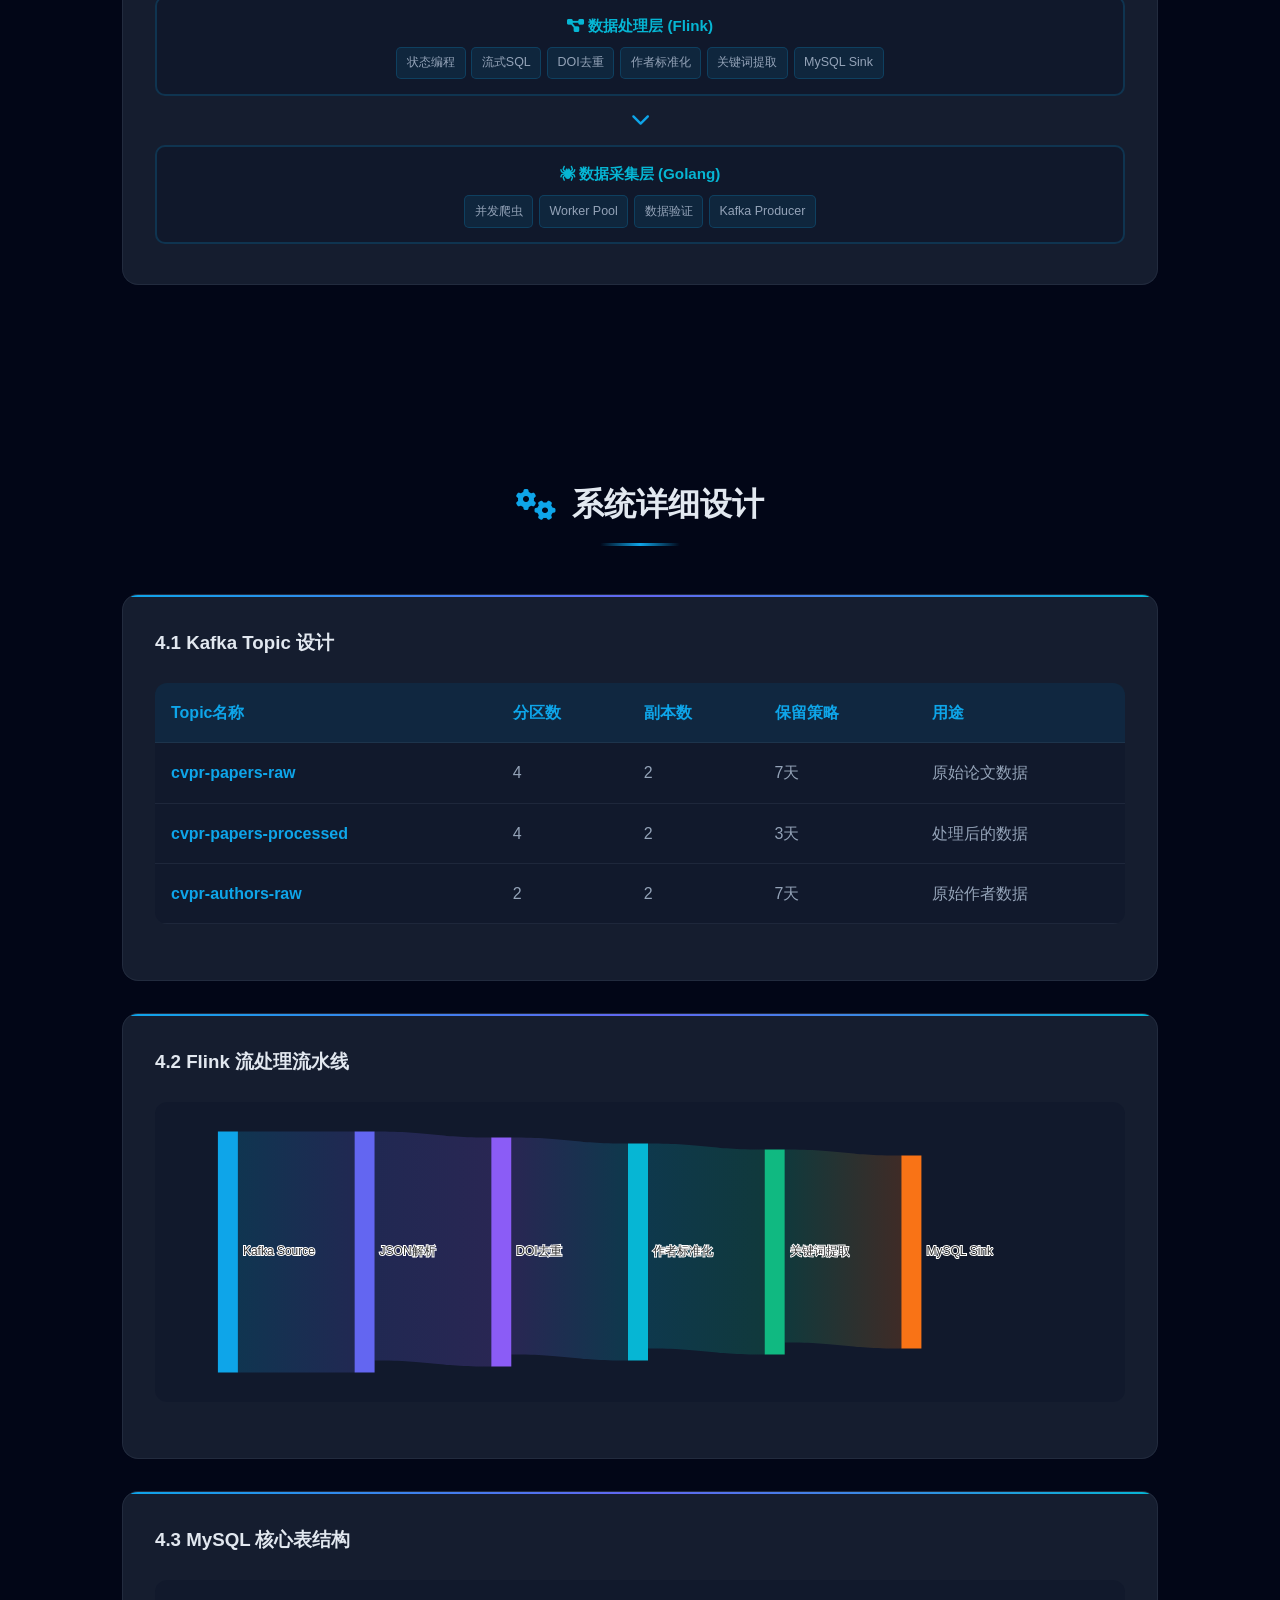
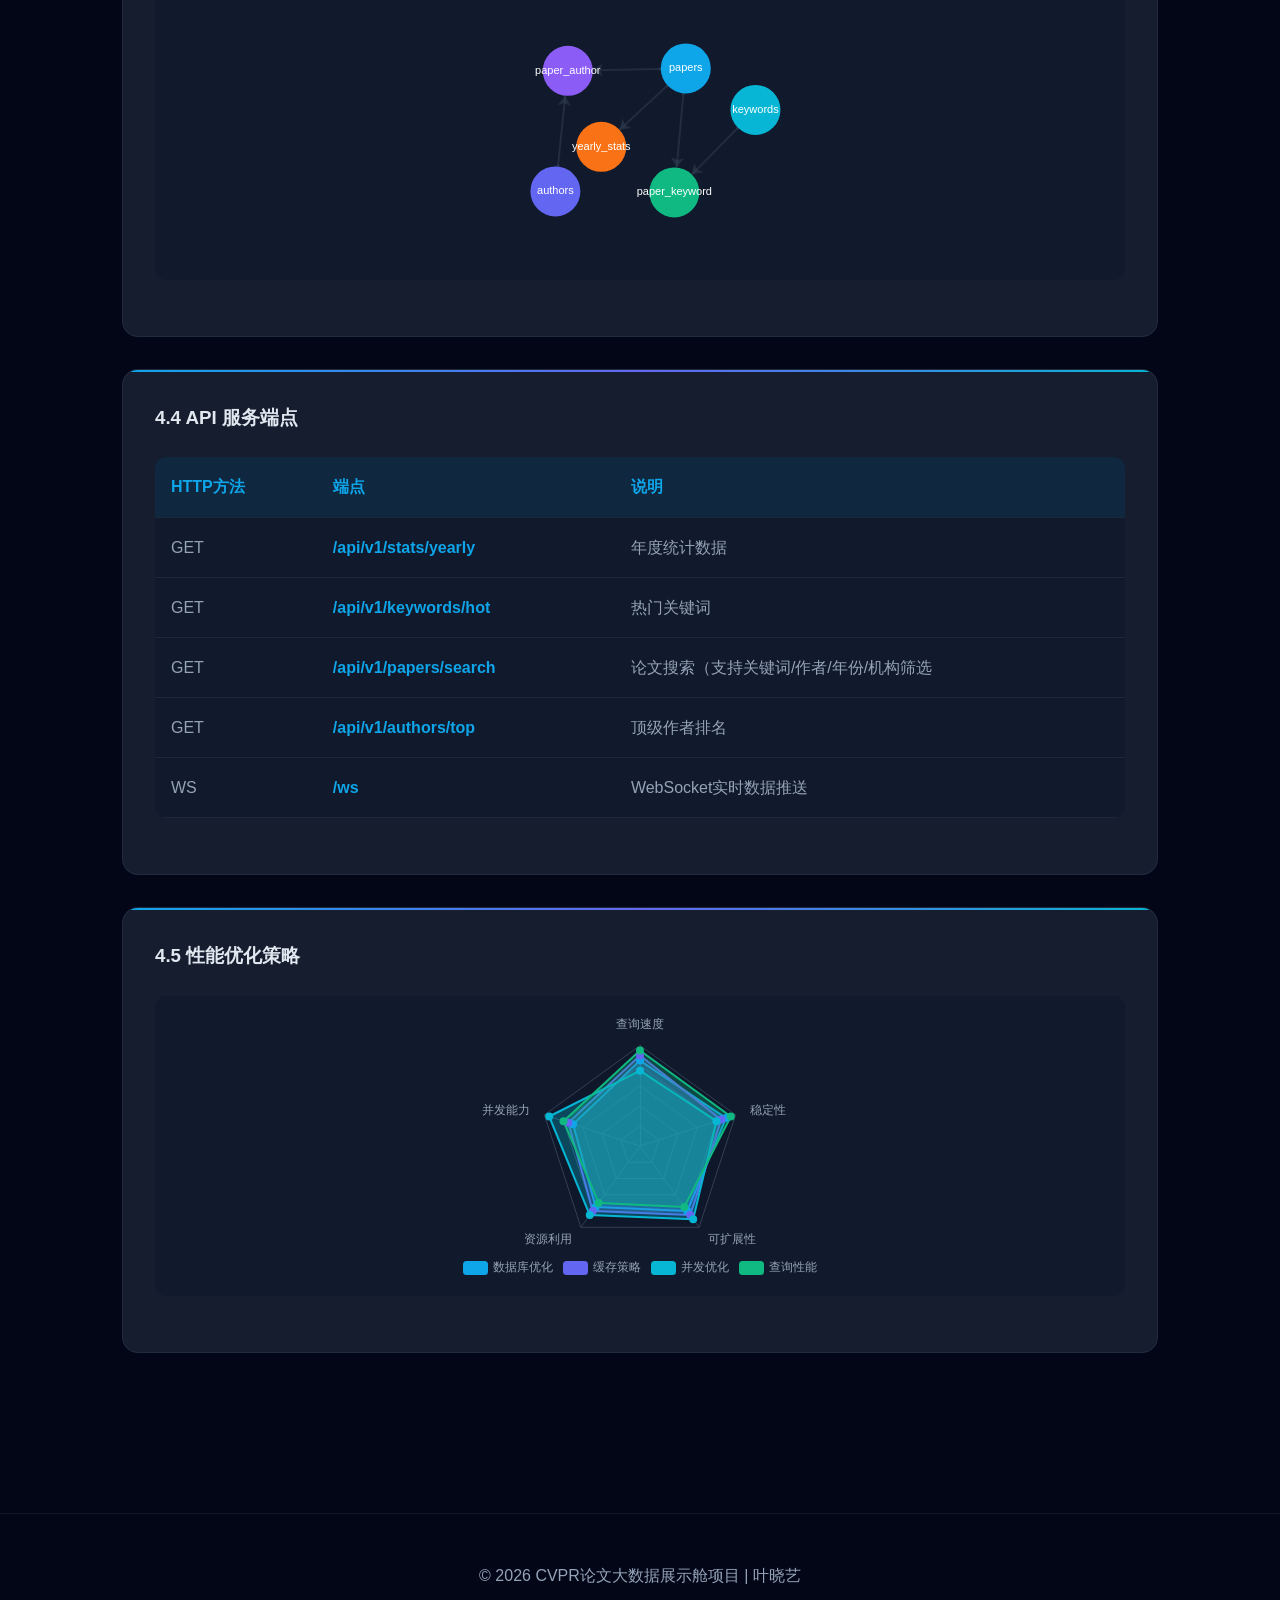
<file: project_intro.html>
<!DOCTYPE html>
<html lang="zh-CN">
<head>
    <meta charset="UTF-8">
    <meta name="viewport" content="width=device-width, initial-scale=1.0">
    <title>CVPR论文大数据展示舱 | 项目介绍</title>
    <link rel="stylesheet" href="assets/css/font-awesome.min.css">
    <script src="assets/js/echarts.min.js"></script>
    <style>
        * {
            margin: 0;
            padding: 0;
            box-sizing: border-box;
        }

        :root {
            --primary: #0ea5e9;
            --secondary: #6366f1;
            --accent: #06b6d4;
            --dark: #020617;
            --dark-light: #0f172a;
            --card-bg: rgba(30, 41, 59, 0.7);
            --text: #e2e8f0;
            --text-muted: #94a3b8;
            --glow: rgba(14, 165, 233, 0.4);
        }

        body {
            font-family: 'Inter', -apple-system, BlinkMacSystemFont, 'Segoe UI', sans-serif;
            background: var(--dark);
            color: var(--text);
            line-height: 1.7;
            overflow-x: hidden;
        }

        .tech-background {
            position: fixed;
            top: 0;
            left: 0;
            width: 100%;
            height: 100%;
            pointer-events: none;
            z-index: 0;
            overflow: hidden;
            background: 
                radial-gradient(ellipse at 50% 40%, rgba(14, 165, 233, 0.12) 0%, transparent 55%),
                radial-gradient(ellipse at 80% 20%, rgba(99, 102, 241, 0.09) 0%, transparent 45%),
                radial-gradient(ellipse at 20% 80%, rgba(6, 182, 212, 0.08) 0%, transparent 45%);
        }

        .data-stream {
            position: absolute;
            top: 0;
            left: 0;
            width: 100%;
            height: 100%;
            pointer-events: none;
            overflow: hidden;
        }

        .data-number {
            position: absolute;
            color: rgba(14, 165, 233, 0.3);
            font-family: 'Courier New', monospace;
            font-size: 0.9rem;
            animation: dataFlow 10s linear infinite;
            text-shadow: 0 0 10px rgba(14, 165, 233, 0.3);
        }

        @keyframes dataFlow {
            0% {
                transform: translateY(-100%);
                opacity: 0;
            }
            10% {
                opacity: 1;
            }
            90% {
                opacity: 1;
            }
            100% {
                transform: translateY(100vh);
                opacity: 0;
            }
        }

        .grid-lines {
            position: absolute;
            top: 0;
            left: 0;
            width: 100%;
            height: 100%;
            background-image: 
                linear-gradient(rgba(14, 165, 233, 0.03) 1px, transparent 1px),
                linear-gradient(90deg, rgba(14, 165, 233, 0.03) 1px, transparent 1px);
            background-size: 50px 50px;
            animation: gridMove 20s linear infinite;
        }

        @keyframes gridMove {
            0% { transform: translate(0, 0); }
            100% { transform: translate(50px, 50px); }
        }

        .scan-line {
            position: absolute;
            top: 0;
            left: 0;
            width: 100%;
            height: 4px;
            background: linear-gradient(90deg, transparent, var(--primary), transparent);
            opacity: 0.6;
            animation: scan 4s linear infinite;
            box-shadow: 0 0 20px var(--primary), 0 0 40px var(--primary);
        }

        @keyframes scan {
            0% { top: -10%; }
            100% { top: 110%; }
        }

        .scan-line:nth-child(2) {
            animation-delay: 2s;
        }

        .particles {
            position: absolute;
            top: 0;
            left: 0;
            width: 100%;
            height: 100%;
        }

        .particle {
            position: absolute;
            width: 3px;
            height: 3px;
            background: var(--primary);
            border-radius: 50%;
            animation: float 8s infinite ease-in-out;
            opacity: 0.6;
            box-shadow: 0 0 10px var(--primary);
        }

        @keyframes float {
            0%, 100% { transform: translateY(0) translateX(0); }
            25% { transform: translateY(-30px) translateX(20px); }
            50% { transform: translateY(-10px) translateX(-20px); }
            75% { transform: translateY(-40px) translateX(10px); }
        }

        .glow-orb {
            position: absolute;
            border-radius: 50%;
            filter: blur(100px);
            animation: pulse 7s ease-in-out infinite;
        }

        .glow-orb:nth-child(1) {
            top: 15%;
            left: 15%;
            width: 350px;
            height: 350px;
            background: rgba(14, 165, 233, 0.2);
            animation-delay: 0s;
        }

        .glow-orb:nth-child(2) {
            top: 55%;
            right: 15%;
            width: 450px;
            height: 450px;
            background: rgba(99, 102, 241, 0.17);
            animation-delay: 2.5s;
        }

        .glow-orb:nth-child(3) {
            bottom: 15%;
            left: 25%;
            width: 300px;
            height: 300px;
            background: rgba(6, 182, 212, 0.15);
            animation-delay: 5s;
        }

        @keyframes pulse {
            0%, 100% { transform: scale(1); opacity: 0.4; }
            50% { transform: scale(1.25); opacity: 0.75; }
        }

        .hero {
            height: 100vh;
            display: flex;
            flex-direction: column;
            justify-content: center;
            align-items: center;
            position: relative;
            z-index: 1;
            padding: 2rem;
        }

        .hero-content {
            text-align: center;
            animation: fadeInUp 1s ease-out;
        }

        @keyframes fadeInUp {
            from {
                opacity: 0;
                transform: translateY(30px);
            }
            to {
                opacity: 1;
                transform: translateY(0);
            }
        }

        .logo {
            font-size: 4rem;
            font-weight: 800;
            background: linear-gradient(135deg, var(--primary), var(--secondary), var(--accent), var(--primary));
            -webkit-background-clip: text;
            -webkit-text-fill-color: transparent;
            background-clip: text;
            margin-bottom: 1rem;
            animation: shimmer 4s infinite, logoFloat 6s ease-in-out infinite;
            background-size: 300% 300%;
            letter-spacing: 2px;
        }

        @keyframes shimmer {
            0%, 100% { background-position: 0% 50%; }
            50% { background-position: 100% 50%; }
        }

        @keyframes logoFloat {
            0%, 100% { transform: translateY(0); }
            50% { transform: translateY(-10px); }
        }

        .tagline {
            font-size: 1.3rem;
            color: var(--text-muted);
            margin-bottom: 2rem;
            opacity: 0.9;
            animation: fadeInUp 1s ease-out 0.3s both;
        }

        .role-badge {
            display: inline-block;
            background: linear-gradient(135deg, rgba(14, 165, 233, 0.25), rgba(99, 102, 241, 0.25));
            border: 1px solid rgba(14, 165, 233, 0.4);
            padding: 0.85rem 2.5rem;
            border-radius: 50px;
            font-size: 1.05rem;
            color: var(--primary);
            backdrop-filter: blur(15px);
            animation: pulse-glow 2s infinite;
            font-weight: 600;
            letter-spacing: 1px;
            box-shadow: 0 4px 20px rgba(14, 165, 233, 0.15);
        }

        .architecture-badge {
            display: inline-flex;
            align-items: center;
            gap: 0.75rem;
            padding: 1rem 1.5rem;
            border-radius: 50px;
            flex-wrap: wrap;
            justify-content: center;
        }

        .arch-step {
            color: var(--text);
            font-weight: 700;
            font-size: 1rem;
            background: linear-gradient(135deg, rgba(14, 165, 233, 0.2), rgba(99, 102, 241, 0.2));
            padding: 0.5rem 1rem;
            border-radius: 25px;
            border: 1px solid rgba(14, 165, 233, 0.3);
            backdrop-filter: blur(10px);
            transition: all 0.3s;
        }

        .arch-step:hover {
            transform: scale(1.05);
            box-shadow: 0 5px 20px rgba(14, 165, 233, 0.3);
        }

        .arch-arrow {
            color: var(--primary);
            font-size: 1.3rem;
            animation: pulse-arrow 1.5s infinite;
        }

        @keyframes pulse-arrow {
            0%, 100% { opacity: 1; transform: scale(1); }
            50% { opacity: 0.6; transform: scale(1.2); }
        }

        .author-info {
            margin-top: 2rem;
            color: var(--text-muted);
            font-size: 0.9rem;
            display: flex;
            align-items: center;
            justify-content: center;
            gap: 0.5rem;
            animation: fadeInUp 1s ease-out 0.9s both;
        }

        .author-info i {
            color: var(--primary);
            font-size: 1rem;
        }

        .hero-badges {
            display: flex;
            flex-direction: column;
            align-items: center;
            gap: 1.25rem;
            margin-top: 1.5rem;
            animation: fadeInUp 1s ease-out 0.6s both;
        }

        @keyframes fadeInUp {
            from {
                opacity: 0;
                transform: translateY(30px);
            }
            to {
                opacity: 1;
                transform: translateY(0);
            }
        }

        .author-name {
            color: var(--primary);
            font-weight: 700;
            font-size: 1rem;
            letter-spacing: 1px;
        }

        @keyframes pulse-glow {
            0%, 100% { box-shadow: 0 0 20px var(--glow); }
            50% { box-shadow: 0 0 40px var(--glow); }
        }

        .scroll-indicator {
            position: absolute;
            bottom: 3rem;
            left: 50%;
            transform: translateX(-50%);
            animation: bounce 2s infinite, glow-pulse 2s infinite;
            color: var(--primary);
            font-size: 1.4rem;
            cursor: pointer;
            padding: 0.75rem;
            border-radius: 50%;
            transition: all 0.3s;
            background: radial-gradient(circle, rgba(14, 165, 233, 0.08) 0%, transparent 70%);
        }

        .scroll-indicator:hover {
            background: rgba(14, 165, 233, 0.15);
            transform: translateX(-50%) scale(1.2);
            box-shadow: 0 0 20px rgba(14, 165, 233, 0.3);
        }

        .scroll-indicator::after {
            content: '点击探索';
            position: absolute;
            bottom: -2rem;
            left: 50%;
            transform: translateX(-50%);
            font-size: 0.8rem;
            color: var(--text-muted);
            white-space: nowrap;
            letter-spacing: 1px;
            text-transform: uppercase;
        }

        @keyframes bounce {
            0%, 100% { transform: translateX(-50%) translateY(0); }
            50% { transform: translateX(-50%) translateY(15px); }
        }

        @keyframes glow-pulse {
            0%, 100% { box-shadow: 0 0 10px rgba(14, 165, 233, 0.2); }
            50% { box-shadow: 0 0 25px rgba(14, 165, 233, 0.4); }
        }

        .hero {
            height: 100vh;
            display: flex;
            flex-direction: column;
            justify-content: center;
            align-items: center;
            position: relative;
            z-index: 1;
            padding: 2rem;
            cursor: pointer;
        }

        nav {
            position: sticky;
            top: 0;
            z-index: 100;
            background: rgba(2, 6, 23, 0.95);
            backdrop-filter: blur(20px);
            border-bottom: 1px solid rgba(148, 163, 184, 0.1);
        }

        nav .nav-inner {
            max-width: 1100px;
            margin: 0 auto;
            padding: 1rem 2rem;
            display: flex;
            justify-content: center;
            gap: 0.5rem;
            flex-wrap: wrap;
        }

        nav a {
            color: var(--text-muted);
            text-decoration: none;
            padding: 0.5rem 1rem;
            border-radius: 8px;
            font-size: 0.9rem;
            transition: all 0.3s;
            position: relative;
        }

        nav a:hover, nav a.active {
            color: var(--primary);
            background: rgba(14, 165, 233, 0.1);
        }

        .content-wrapper {
            position: relative;
            z-index: 1;
        }

        .container {
            max-width: 1100px;
            margin: 0 auto;
            padding: 0 2rem;
        }

        section {
            padding: 5rem 0;
            position: relative;
        }

        .section-header {
            text-align: center;
            margin-bottom: 3rem;
        }

        .section-header h2 {
            font-size: 2rem;
            color: var(--text);
            margin-bottom: 0.75rem;
            display: flex;
            align-items: center;
            justify-content: center;
            gap: 1rem;
        }

        .section-header h2 i {
            color: var(--primary);
        }

        .section-line {
            width: 80px;
            height: 3px;
            background: linear-gradient(90deg, transparent, var(--primary), transparent);
            margin: 0 auto;
        }

        .card {
            background: var(--card-bg);
            border: 1px solid rgba(148, 163, 184, 0.1);
            border-radius: 16px;
            padding: 2rem;
            margin-bottom: 2rem;
            position: relative;
            overflow: hidden;
            backdrop-filter: blur(10px);
            transition: transform 0.3s, box-shadow 0.3s;
        }

        .card::before {
            content: '';
            position: absolute;
            top: 0;
            left: 0;
            right: 0;
            height: 2px;
            background: linear-gradient(90deg, var(--primary), var(--secondary), var(--accent));
        }

        .card:hover {
            transform: translateY(-5px);
            box-shadow: 0 20px 40px -10px rgba(14, 165, 233, 0.2);
        }

        .stats-grid {
            display: grid;
            grid-template-columns: repeat(auto-fit, minmax(220px, 1fr));
            gap: 1.5rem;
            margin-bottom: 2rem;
        }

        .stat-card {
            background: linear-gradient(135deg, rgba(14, 165, 233, 0.1), rgba(99, 102, 241, 0.1));
            border: 1px solid rgba(14, 165, 233, 0.2);
            border-radius: 12px;
            padding: 1.5rem;
            text-align: center;
            transition: all 0.3s;
        }

        .stat-card:hover {
            transform: scale(1.05);
            border-color: var(--primary);
            box-shadow: 0 10px 30px -10px var(--glow);
        }

        .stat-value {
            font-size: 2.2rem;
            font-weight: 800;
            color: var(--primary);
            margin-bottom: 0.5rem;
        }

        .stat-label {
            font-size: 0.9rem;
            color: var(--text-muted);
        }

        .tech-stack {
            display: flex;
            flex-wrap: wrap;
            gap: 0.75rem;
            justify-content: center;
            margin-top: 1.5rem;
        }

        .tech-tag {
            background: rgba(14, 165, 233, 0.1);
            border: 1px solid rgba(14, 165, 233, 0.3);
            color: var(--primary);
            padding: 0.5rem 1rem;
            border-radius: 20px;
            font-size: 0.85rem;
            font-weight: 500;
            transition: all 0.3s;
            font-family: 'Fira Code', monospace;
        }

        .tech-tag:hover {
            background: rgba(14, 165, 233, 0.2);
            transform: translateY(-2px);
        }

        .video-container {
            position: relative;
            padding-bottom: 56.25%;
            height: 0;
            overflow: hidden;
            border-radius: 16px;
            margin-top: 2rem;
            border: 1px solid rgba(14, 165, 233, 0.3);
            box-shadow: 0 20px 40px -20px var(--glow);
        }

        .video-container video {
            position: absolute;
            top: 0;
            left: 0;
            width: 100%;
            height: 100%;
            background: #000;
        }

        /* 黑色平板电脑边框 */
        .tablet-frame {
            position: relative;
            background: #1a1a1a;
            border-radius: 32px;
            padding: 2.5rem;
            box-shadow: 
                0 0 0 3px #2a2a2a,
                0 25px 50px -12px rgba(0, 0, 0, 0.5),
                inset 0 2px 4px rgba(255, 255, 255, 0.1);
            margin: 2rem 0;
        }

        .tablet-frame::before {
            content: '';
            position: absolute;
            top: 1rem;
            left: 50%;
            transform: translateX(-50%);
            width: 80px;
            height: 6px;
            background: #333;
            border-radius: 3px;
            box-shadow: inset 0 1px 2px rgba(0, 0, 0, 0.3);
        }

        .tablet-frame::after {
            content: '';
            position: absolute;
            top: 0.7rem;
            left: 50%;
            transform: translateX(-70px);
            width: 10px;
            height: 10px;
            background: #222;
            border-radius: 50%;
            box-shadow: inset 0 1px 2px rgba(0, 0, 0, 0.5);
        }

        .tablet-camera {
            position: absolute;
            top: 0.7rem;
            left: 50%;
            transform: translateX(60px);
            width: 12px;
            height: 12px;
            background: #111;
            border-radius: 50%;
            box-shadow: inset 0 0 0 2px #222;
        }

        .tablet-camera::before {
            content: '';
            position: absolute;
            top: 2px;
            left: 2px;
            width: 8px;
            height: 8px;
            background: radial-gradient(circle, #444 0%, #222 100%);
            border-radius: 50%;
        }

        .tablet-button {
            position: absolute;
            background: #2a2a2a;
            border-radius: 2px;
            box-shadow: inset 0 1px 2px rgba(0, 0, 0, 0.3);
        }

        .tablet-button.power {
            right: -4px;
            top: 80px;
            width: 4px;
            height: 50px;
        }

        .tablet-button.volume-up {
            right: -4px;
            top: 150px;
            width: 4px;
            height: 35px;
        }

        .tablet-button.volume-down {
            right: -4px;
            top: 195px;
            width: 4px;
            height: 35px;
        }

        .tablet-screen {
            position: relative;
            background: #000;
            border-radius: 16px;
            overflow: hidden;
            box-shadow: inset 0 0 20px rgba(0, 0, 0, 0.8);
        }

        .tablet-video-container {
            position: relative;
            padding-bottom: 56.25%;
            height: 0;
            overflow: hidden;
        }

        .tablet-video-container video {
            position: absolute;
            top: 0;
            left: 0;
            width: 100%;
            height: 100%;
            background: #000;
        }

        /* 科技风大屏幕边框 */
        .tech-screen-container {
            position: relative;
            background: rgba(0, 0, 0, 0.6);
            border-radius: 20px;
            padding: 1.5rem;
            margin: 2rem 0;
            overflow: hidden;
        }

        .tech-screen-container::before {
            content: '';
            position: absolute;
            top: 0;
            left: 0;
            right: 0;
            bottom: 0;
            border: 3px solid transparent;
            border-radius: 20px;
            background: linear-gradient(135deg, var(--primary), var(--secondary), var(--accent), var(--primary)) border-box;
            -webkit-mask: linear-gradient(#fff 0 0) padding-box, linear-gradient(#fff 0 0);
            -webkit-mask-composite: xor;
            mask-composite: exclude;
            animation: borderGlow 3s ease-in-out infinite;
        }

        .tech-screen-container::after {
            content: '';
            position: absolute;
            top: 0;
            left: 0;
            right: 0;
            bottom: 0;
            background: repeating-linear-gradient(0deg, rgba(0, 0, 0, 0.15) 0px, rgba(0, 0, 0, 0.15) 1px, transparent 1px, transparent 2px);
            pointer-events: none;
        }

        .tech-screen-header {
            display: flex;
            align-items: center;
            gap: 0.75rem;
            margin-bottom: 1rem;
            position: relative;
            z-index: 1;
        }

        .tech-screen-dots {
            display: flex;
            gap: 0.4rem;
        }

        .tech-screen-dot {
            width: 12px;
            height: 12px;
            border-radius: 50%;
        }

        .tech-screen-dot:nth-child(1) {
            background: #f87171;
        }

        .tech-screen-dot:nth-child(2) {
            background: #fbbf24;
        }

        .tech-screen-dot:nth-child(3) {
            background: #34d399;
        }

        .tech-screen-title {
            color: var(--text-muted);
            font-size: 0.9rem;
            font-family: 'Fira Code', monospace;
            letter-spacing: 1px;
        }

        .tech-screen-content {
            position: relative;
            z-index: 1;
        }

        .tech-screen-video-container {
            position: relative;
            padding-bottom: 56.25%;
            height: 0;
            overflow: hidden;
            border-radius: 12px;
            border: 2px solid rgba(14, 165, 233, 0.4);
            box-shadow: 0 0 30px rgba(14, 165, 233, 0.3), inset 0 0 20px rgba(0, 0, 0, 0.5);
        }

        .tech-screen-video-container video {
            position: absolute;
            top: 0;
            left: 0;
            width: 100%;
            height: 100%;
            background: #000;
        }

        .tech-screen-corner {
            position: absolute;
            width: 40px;
            height: 40px;
            border: 3px solid var(--primary);
            z-index: 2;
        }

        .tech-screen-corner.top-left {
            top: 1rem;
            left: 1rem;
            border-right: none;
            border-bottom: none;
        }

        .tech-screen-corner.top-right {
            top: 1rem;
            right: 1rem;
            border-left: none;
            border-bottom: none;
        }

        .tech-screen-corner.bottom-left {
            bottom: 1rem;
            left: 1rem;
            border-right: none;
            border-top: none;
        }

        .tech-screen-corner.bottom-right {
            bottom: 1rem;
            right: 1rem;
            border-left: none;
            border-top: none;
        }

        .tech-screen-scan-line {
            position: absolute;
            top: 0;
            left: 0;
            right: 0;
            height: 2px;
            background: linear-gradient(90deg, transparent, rgba(14, 165, 233, 0.6), transparent);
            animation: scanScreen 3s linear infinite;
            z-index: 3;
            pointer-events: none;
        }

        @keyframes borderGlow {
            0%, 100% { opacity: 0.8; }
            50% { opacity: 1; }
        }

        @keyframes scanScreen {
            0% { top: 0; opacity: 0.3; }
            50% { opacity: 0.8; }
            100% { top: 100%; opacity: 0.3; }
        }

        .work-item {
            background: rgba(15, 23, 42, 0.6);
            border: 2px solid rgba(14, 165, 233, 0.4);
            padding: 1.5rem;
            margin-bottom: 1.5rem;
            border-radius: 12px;
            transition: all 0.3s;
        }

        .work-item:hover {
            background: rgba(15, 23, 42, 0.8);
            border-color: var(--primary);
            box-shadow: 0 0 20px rgba(14, 165, 233, 0.2);
            transform: translateX(5px);
        }

        .work-item h4 {
            color: var(--primary);
            font-size: 1.1rem;
            margin-bottom: 0.75rem;
            display: flex;
            align-items: center;
            gap: 0.75rem;
        }

        .work-item p {
            color: var(--text);
            margin-bottom: 0.5rem;
        }

        .work-item ul {
            padding-left: 1.5rem;
        }

        .work-item li {
            color: var(--text-muted);
            margin-bottom: 0.35rem;
        }

        .highlight {
            color: var(--primary);
            font-weight: 600;
        }

        .results-grid {
            display: grid;
            grid-template-columns: repeat(auto-fit, minmax(240px, 1fr));
            gap: 1.5rem;
        }

        .result-card {
            background: linear-gradient(135deg, rgba(16, 185, 129, 0.1), rgba(5, 150, 105, 0.1));
            border: 1px solid rgba(16, 185, 129, 0.3);
            padding: 1.5rem;
            border-radius: 12px;
            text-align: center;
            transition: all 0.3s;
        }

        .result-card:hover {
            transform: translateY(-5px);
            box-shadow: 0 15px 30px -10px rgba(16, 185, 129, 0.2);
        }

        .result-card h4 {
            color: #10b981;
            font-size: 1.05rem;
            margin-bottom: 0.5rem;
        }

        .result-card p {
            color: var(--text-muted);
            font-size: 0.95rem;
        }

        .architecture-box {
            background: rgba(15, 23, 42, 0.7);
            border: 2px solid rgba(14, 165, 233, 0.2);
            border-radius: 10px;
            padding: 0.9rem;
            text-align: center;
            margin: 0.5rem 0;
            position: relative;
        }

        .architecture-box h4 {
            color: var(--accent);
            margin-bottom: 0.5rem;
            font-size: 0.95rem;
        }

        .architecture-components {
            display: flex;
            flex-wrap: wrap;
            gap: 0.35rem;
            justify-content: center;
        }

        .arch-component {
            background: rgba(14, 165, 233, 0.1);
            border: 1px solid rgba(14, 165, 233, 0.2);
            padding: 0.3rem 0.6rem;
            border-radius: 5px;
            font-size: 0.78rem;
            color: var(--text-muted);
        }

        .architecture-arrow {
            text-align: center;
            font-size: 1.2rem;
            color: var(--primary);
            margin: 0.25rem 0;
            animation: bounce-arrow 2s infinite;
        }

        @keyframes bounce-arrow {
            0%, 100% { transform: translateY(0); }
            50% { transform: translateY(5px); }
        }

        .design-chart {
            width: 100%;
            height: 300px;
            margin: 1.5rem 0;
            background: rgba(15, 23, 42, 0.5);
            border-radius: 12px;
            padding: 1rem;
        }

        .table-container {
            overflow-x: auto;
            margin: 1.5rem 0;
        }

        table {
            width: 100%;
            border-collapse: collapse;
            background: rgba(15, 23, 42, 0.5);
            border-radius: 12px;
            overflow: hidden;
        }

        th, td {
            padding: 1rem;
            text-align: left;
            border-bottom: 1px solid rgba(148, 163, 184, 0.1);
        }

        th {
            background: rgba(14, 165, 233, 0.1);
            color: var(--primary);
            font-weight: 600;
        }

        td {
            color: var(--text-muted);
        }

        .fade-in {
            opacity: 0;
            transform: translateY(30px);
            transition: opacity 0.6s, transform 0.6s;
        }

        .fade-in.visible {
            opacity: 1;
            transform: translateY(0);
        }

        footer {
            text-align: center;
            padding: 3rem 0;
            color: var(--text-muted);
            border-top: 1px solid rgba(148, 163, 184, 0.1);
            margin-top: 3rem;
        }

        @media (max-width: 768px) {
            .logo { font-size: 2rem; }
            section { padding: 3rem 0; }
            .card { padding: 1.5rem; }
        }
    </style>
</head>
<body>

    <div class="tech-background">
        <div class="glow-orb"></div>
        <div class="glow-orb"></div>
        <div class="glow-orb"></div>
        <div class="grid-lines"></div>
        <div class="scan-line"></div>
        <div class="scan-line"></div>
        <div class="particles" id="particles"></div>
        <div class="data-stream" id="dataStream"></div>
    </div>

    <div class="hero">
        <div class="hero-content">
            <h1 class="logo">CVPR论文大数据展示舱</h1>
            <p class="tagline">全栈开发 | 数据流设计 | 实时计算 | 可视化</p>
            
            <div class="hero-badges">
                <span class="role-badge">全栈工程师 · 主导全流程开发</span>
                <div class="architecture-badge">
                    <span class="arch-step">爬虫</span>
                    <span class="arch-arrow"><i class="fas fa-arrow-right"></i></span>
                    <span class="arch-step">Kafka</span>
                    <span class="arch-arrow"><i class="fas fa-arrow-right"></i></span>
                    <span class="arch-step">Flink</span>
                    <span class="arch-arrow"><i class="fas fa-arrow-right"></i></span>
                    <span class="arch-step">存储</span>
                    <span class="arch-arrow"><i class="fas fa-arrow-right"></i></span>
                    <span class="arch-step">Web</span>
                </div>
            </div>
            
            <div class="author-info">
                <i class="fas fa-user"></i>
                <span>作者：</span>
                <span class="author-name">叶晓艺</span>
            </div>
        </div>
        <div class="scroll-indicator">
            <i class="fas fa-chevron-down"></i>
        </div>
    </div>

    <nav>
        <div class="nav-inner">
            <a href="#overview">项目概述</a>
            <a href="#demo">效果演示</a>
            <a href="#work">核心工作</a>
            <a href="#results">项目成果</a>
            <a href="#architecture">系统架构</a>
            <a href="#design">系统设计</a>
        </div>
    </nav>

    <div class="content-wrapper">
        <div class="container">
            
            <!-- 项目概述 -->
            <section id="overview">
                <div class="section-header">
                    <h2><i class="fas fa-rocket"></i> 项目概述</h2>
                    <div class="section-line"></div>
                </div>
                
                <div class="card fade-in">
                    <p style="text-align: center; font-size: 1.05rem; margin-bottom: 2rem;">
                        主要负责 <span class="highlight">CVPR 论文数据挖掘与 Web 展示项目全流程开发</span>，作为全栈工程师聚焦解决学术数据实时处理与高效展示的核心需求，构建 "爬虫-Kafka-Flink-存储-Web" 全链路架构，最终交付准实时更新的学术领域分析平台。
                    </p>
                    
                    <div class="stats-grid">
                        <div class="stat-card">
                            <div class="stat-value">7,391</div>
                            <div class="stat-label">论文数据 (2018-2022)</div>
                        </div>
                        <div class="stat-card">
                            <div class="stat-value">12,068</div>
                            <div class="stat-label">作者数据条目</div>
                        </div>
                        <div class="stat-card">
                            <div class="stat-value">&lt; 30s</div>
                            <div class="stat-label">端到端处理延迟</div>
                        </div>
                    </div>

                    <h3 style="text-align: center; margin: 2rem 0 1rem; color: var(--text-muted);">技术栈</h3>
                    <div class="tech-stack">
                        <span class="tech-tag">Golang</span>
                        <span class="tech-tag">Gin</span>
                        <span class="tech-tag">Apache Flink</span>
                        <span class="tech-tag">Apache Kafka</span>
                        <span class="tech-tag">MySQL 8.0</span>
                        <span class="tech-tag">Redis</span>
                        <span class="tech-tag">WebSocket</span>
                        <span class="tech-tag">ECharts</span>
                    </div>
                </div>
            </section>

            <!-- 效果演示 -->
            <section id="demo">
                <div class="section-header">
                    <h2><i class="fas fa-play-circle"></i> 效果演示</h2>
                    <div class="section-line"></div>
                </div>
                
                <div class="fade-in" style="margin-bottom: 2rem;">
                    <div class="tech-screen-container">
                        <div class="tech-screen-corner top-left"></div>
                        <div class="tech-screen-corner top-right"></div>
                        <div class="tech-screen-corner bottom-left"></div>
                        <div class="tech-screen-corner bottom-right"></div>
                        <div class="tech-screen-scan-line"></div>
                        
                        <div class="tech-screen-header">
                            <div class="tech-screen-dots">
                                <div class="tech-screen-dot"></div>
                                <div class="tech-screen-dot"></div>
                                <div class="tech-screen-dot"></div>
                            </div>
                            <span class="tech-screen-title">CVPR_DEMO_SYSTEM_v1.0</span>
                        </div>
                        
                        <div class="tech-screen-content">
                            <div class="tech-screen-video-container">
                                <video controls>
                                    <source src="images/research/cvpr_demo.mp4" type="video/mp4">
                                    您的浏览器不支持视频播放。
                                </video>
                            </div>
                        </div>
                    </div>
                </div>
            </section>

            <!-- 核心工作 -->
            <section id="work">
                <div class="section-header">
                    <h2><i class="fas fa-code"></i> 核心工作内容</h2>
                    <div class="section-line"></div>
                </div>
                
                <div class="work-item fade-in">
                    <h4><i class="fas fa-project-diagram"></i> 1. 主导数据链路设计与实现</h4>
                    <p>构建从数据采集到流处理的完整数据链路，实现端到端准实时处理。</p>
                    <ul>
                        <li>用 <span class="highlight">Golang</span> 编写定向爬虫获取 2018-2022 年 CVPR 论文（7,391 篇）及作者数据（12,068 条）</li>
                        <li>开发 <span class="highlight">Kafka 生产者客户端</span>，实现爬虫与处理层解耦</li>
                        <li>搭建 <span class="highlight">Flink 流处理引擎</span>，消费 Kafka 数据后通过状态编程完成实时清洗</li>
                        <li>实现 <span class="highlight">DOI 去重</span>、<span class="highlight">作者姓名标准化</span>等数据清洗逻辑</li>
                        <li>用 <span class="highlight">Flink SQL</span> 解析论文摘要提取关键词</li>
                        <li>最终将结构化数据写入 <span class="highlight">MySQL</span>，端到端数据处理延迟控制在 <span class="highlight">30 秒内</span></li>
                    </ul>
                </div>

                <div class="work-item fade-in">
                    <h4><i class="fas fa-server"></i> 2. 负责后端服务与可视化支撑</h4>
                    <p>构建高性能API服务与实时数据可视化展示。</p>
                    <ul>
                        <li>基于 <span class="highlight">Golang Gin</span> 框架开发 <span class="highlight">RESTful API</span></li>
                        <li>直接读取 Flink 处理后写入 MySQL 的结构化数据</li>
                        <li>利用 <span class="highlight">Go Routine 并发特性</span>优化查询性能</li>
                        <li>监听 MySQL 数据变更</li>
                        <li>使用 <span class="highlight">ECharts</span> 以动态词云、折线图等呈现数据</li>
                        <li>使用 <span class="highlight">WebSocket</span> 同步推送数据更新</li>
                    </ul>
                </div>
            </section>

            <!-- 项目成果 -->
            <section id="results">
                <div class="section-header">
                    <h2><i class="fas fa-trophy"></i> 项目成果</h2>
                    <div class="section-line"></div>
                </div>
                
                <div class="results-grid fade-in">
                    <div class="result-card">
                        <h4><i class="fas fa-check-circle"></i> 数据准确率 &gt; 90%</h4>
                        <p>全链路数据准确率超过90%</p>
                    </div>
                    <div class="result-card">
                        <h4><i class="fas fa-bolt"></i> 时效提升 20 倍</h4>
                        <p>相比传统批处理模式，数据更新时效提升超过20倍</p>
                    </div>
                    <div class="result-card">
                        <h4><i class="fas fa-users"></i> 服务多个实验室</h4>
                        <p>平台服务多个实验室的学术研究需求</p>
                    </div>
                    <div class="result-card">
                        <h4><i class="fas fa-clock"></i> 追踪时间从 2 天 → 10 分钟</h4>
                        <p>帮助学术用户"追踪领域动态"的时间从 2 天缩短至 10 分钟</p>
                    </div>
                </div>
            </section>

            <!-- 系统架构 -->
            <section id="architecture">
                <div class="section-header">
                    <h2><i class="fas fa-sitemap"></i> 系统架构</h2>
                    <div class="section-line"></div>
                </div>
                
                <div class="card fade-in">
                    <div class="architecture-box">
                        <h4><i class="fas fa-desktop"></i> 前端展示层</h4>
                        <div class="architecture-components">
                            <span class="arch-component">动态词云</span>
                            <span class="arch-component">折线图</span>
                            <span class="arch-component">柱状图</span>
                            <span class="arch-component">搜索界面</span>
                            <span class="arch-component">WebSocket实时推送</span>
                        </div>
                    </div>
                    <div class="architecture-arrow"><i class="fas fa-chevron-down"></i></div>
                    <div class="architecture-box">
                        <h4><i class="fas fa-server"></i> API服务层 (Gin)</h4>
                        <div class="architecture-components">
                            <span class="arch-component">RESTful API</span>
                            <span class="arch-component">WebSocket Hub</span>
                            <span class="arch-component">Redis缓存</span>
                            <span class="arch-component">并发查询优化</span>
                        </div>
                    </div>
                    <div class="architecture-arrow"><i class="fas fa-chevron-down"></i></div>
                    <div class="architecture-box">
                        <h4><i class="fas fa-database"></i> 数据存储层</h4>
                        <div class="architecture-components">
                            <span class="arch-component">MySQL 8.0 (主库)</span>
                            <span class="arch-component">Redis 7.0 (缓存)</span>
                            <span class="arch-component">Kafka (消息队列)</span>
                        </div>
                    </div>
                    <div class="architecture-arrow"><i class="fas fa-chevron-down"></i></div>
                    <div class="architecture-box">
                        <h4><i class="fas fa-project-diagram"></i> 数据处理层 (Flink)</h4>
                        <div class="architecture-components">
                            <span class="arch-component">状态编程</span>
                            <span class="arch-component">流式SQL</span>
                            <span class="arch-component">DOI去重</span>
                            <span class="arch-component">作者标准化</span>
                            <span class="arch-component">关键词提取</span>
                            <span class="arch-component">MySQL Sink</span>
                        </div>
                    </div>
                    <div class="architecture-arrow"><i class="fas fa-chevron-down"></i></div>
                    <div class="architecture-box">
                        <h4><i class="fas fa-spider"></i> 数据采集层 (Golang)</h4>
                        <div class="architecture-components">
                            <span class="arch-component">并发爬虫</span>
                            <span class="arch-component">Worker Pool</span>
                            <span class="arch-component">数据验证</span>
                            <span class="arch-component">Kafka Producer</span>
                        </div>
                    </div>
                </div>
            </section>

            <!-- 系统详细设计 -->
            <section id="design">
                <div class="section-header">
                    <h2><i class="fas fa-cogs"></i> 系统详细设计</h2>
                    <div class="section-line"></div>
                </div>

                <!-- Kafka Topic 设计 - 表格 -->
                <div class="card fade-in">
                    <h3 style="margin-bottom: 1rem; color: var(--text);">4.1 Kafka Topic 设计</h3>
                    <div class="table-container">
                        <table>
                            <thead>
                                <tr>
                                    <th>Topic名称</th>
                                    <th>分区数</th>
                                    <th>副本数</th>
                                    <th>保留策略</th>
                                    <th>用途</th>
                                </tr>
                            </thead>
                            <tbody>
                                <tr>
                                    <td><span class="highlight">cvpr-papers-raw</span></td>
                                    <td>4</td>
                                    <td>2</td>
                                    <td>7天</td>
                                    <td>原始论文数据</td>
                                </tr>
                                <tr>
                                    <td><span class="highlight">cvpr-papers-processed</span></td>
                                    <td>4</td>
                                    <td>2</td>
                                    <td>3天</td>
                                    <td>处理后的数据</td>
                                </tr>
                                <tr>
                                    <td><span class="highlight">cvpr-authors-raw</span></td>
                                    <td>2</td>
                                    <td>2</td>
                                    <td>7天</td>
                                    <td>原始作者数据</td>
                                </tr>
                            </tbody>
                        </table>
                    </div>
                </div>

                <!-- Flink 流处理 - 图表 -->
                <div class="card fade-in">
                    <h3 style="margin-bottom: 1rem; color: var(--text);">4.2 Flink 流处理流水线</h3>
                    <div id="flinkChart" class="design-chart"></div>
                </div>

                <!-- MySQL 数据库设计 - 图表 -->
                <div class="card fade-in">
                    <h3 style="margin-bottom: 1rem; color: var(--text);">4.3 MySQL 核心表结构</h3>
                    <div id="dbChart" class="design-chart"></div>
                </div>

                <!-- API 服务设计 - 表格 -->
                <div class="card fade-in">
                    <h3 style="margin-bottom: 1rem; color: var(--text);">4.4 API 服务端点</h3>
                    <div class="table-container">
                        <table>
                            <thead>
                                <tr>
                                    <th>HTTP方法</th>
                                    <th>端点</th>
                                    <th>说明</th>
                                </tr>
                            </thead>
                            <tbody>
                                <tr>
                                    <td>GET</td>
                                    <td><span class="highlight">/api/v1/stats/yearly</span></td>
                                    <td>年度统计数据</td>
                                </tr>
                                <tr>
                                    <td>GET</td>
                                    <td><span class="highlight">/api/v1/keywords/hot</span></td>
                                    <td>热门关键词</td>
                                </tr>
                                <tr>
                                    <td>GET</td>
                                    <td><span class="highlight">/api/v1/papers/search</span></td>
                                    <td>论文搜索（支持关键词/作者/年份/机构筛选</td>
                                </tr>
                                <tr>
                                    <td>GET</td>
                                    <td><span class="highlight">/api/v1/authors/top</span></td>
                                    <td>顶级作者排名</td>
                                </tr>
                                <tr>
                                    <td>WS</td>
                                    <td><span class="highlight">/ws</span></td>
                                    <td>WebSocket实时数据推送</td>
                                </tr>
                            </tbody>
                        </table>
                    </div>
                </div>

                <!-- 性能优化策略 - 图表 -->
                <div class="card fade-in">
                    <h3 style="margin-bottom: 1rem; color: var(--text);">4.5 性能优化策略</h3>
                    <div id="perfChart" class="design-chart"></div>
                </div>
            </section>

        </div>

        <footer>
            <div class="container">
                <p>&copy; 2026 CVPR论文大数据展示舱项目 | 叶晓艺</p>
            </div>
        </footer>
    </div>

    <script>
        // 首屏点击翻页
        const hero = document.querySelector('.hero');
        const scrollIndicator = document.querySelector('.scroll-indicator');
        const overview = document.getElementById('overview');

        function scrollToContent() {
            overview.scrollIntoView({
                behavior: 'smooth',
                block: 'start'
            });
        }

        hero.addEventListener('click', (e) => {
            scrollToContent();
        });

        scrollIndicator.addEventListener('click', (e) => {
            e.stopPropagation();
            scrollToContent();
        });

        // 键盘空格键翻页
        document.addEventListener('keydown', (e) => {
            if (e.code === 'Space' && window.scrollY < window.innerHeight) {
                e.preventDefault();
                scrollToContent();
            }
        });

        // 创建粒子效果
        const particlesContainer = document.getElementById('particles');
        for (let i = 0; i < 80; i++) {
            const particle = document.createElement('div');
            particle.className = 'particle';
            particle.style.left = Math.random() * 100 + '%';
            particle.style.top = Math.random() * 100 + '%';
            particle.style.animationDelay = Math.random() * 8 + 's';
            particle.style.animationDuration = (5 + Math.random() * 5) + 's';
            particlesContainer.appendChild(particle);
        }

        // 创建数据流效果
        const dataStream = document.getElementById('dataStream');
        const dataChars = ['0', '1', '01', '10', '00', '11', '0', '1'];
        
        function createDataNumber() {
            const num = document.createElement('div');
            num.className = 'data-number';
            num.style.left = Math.random() * 100 + '%';
            num.style.animationDuration = (8 + Math.random() * 12) + 's';
            num.style.animationDelay = Math.random() * 10 + 's';
            num.textContent = dataChars[Math.floor(Math.random() * dataChars.length)];
            dataStream.appendChild(num);
            
            setTimeout(() => {
                num.remove();
            }, 20000);
        }

        for (let i = 0; i < 30; i++) {
            setTimeout(createDataNumber, i * 300);
        }

        setInterval(createDataNumber, 500);

        // 滚动动画
        const observerOptions = {
            threshold: 0.1,
            rootMargin: '0px 0px -50px 0px'
        };

        const observer = new IntersectionObserver((entries) => {
            entries.forEach(entry => {
                if (entry.isIntersecting) {
                    entry.target.classList.add('visible');
                }
            });
        }, observerOptions);

        document.querySelectorAll('.fade-in').forEach(el => observer.observe(el));

        // 导航激活状态
        const sections = document.querySelectorAll('section');
        const navLinks = document.querySelectorAll('nav a');

        window.addEventListener('scroll', () => {
            let current = '';
            sections.forEach(section => {
                const sectionTop = section.offsetTop;
                if (scrollY >= sectionTop - 200) {
                    current = section.getAttribute('id');
                }
            });

            navLinks.forEach(link => {
                link.classList.remove('active');
                if (link.getAttribute('href') === '#' + current) {
                    link.classList.add('active');
                }
            });
        });

        // Flink 流处理图表
        const flinkChart = echarts.init(document.getElementById('flinkChart'));
        flinkChart.setOption({
            backgroundColor: 'transparent',
            tooltip: { trigger: 'item', backgroundColor: 'rgba(15, 23, 42, 0.9)', borderColor: '#0ea5e9', textStyle: { color: '#e2e8f0' } },
            series: [{
                type: 'sankey',
                layout: 'none',
                emphasis: { focus: 'adjacency' },
                data: [
                    { name: 'Kafka Source', itemStyle: { color: '#0ea5e9' } },
                    { name: 'JSON解析', itemStyle: { color: '#6366f1' } },
                    { name: 'DOI去重', itemStyle: { color: '#8b5cf6' } },
                    { name: '作者标准化', itemStyle: { color: '#06b6d4' } },
                    { name: '关键词提取', itemStyle: { color: '#10b981' } },
                    { name: 'MySQL Sink', itemStyle: { color: '#f97316' } }
                ],
                links: [
                    { source: 'Kafka Source', target: 'JSON解析', value: 100 },
                    { source: 'JSON解析', target: 'DOI去重', value: 95 },
                    { source: 'DOI去重', target: '作者标准化', value: 90 },
                    { source: '作者标准化', target: '关键词提取', value: 85 },
                    { source: '关键词提取', target: 'MySQL Sink', value: 80 }
                ],
                lineStyle: { color: 'gradient', curveness: 0.5 }
            }]
        });

        // MySQL 数据库图表
        const dbChart = echarts.init(document.getElementById('dbChart'));
        dbChart.setOption({
            backgroundColor: 'transparent',
            tooltip: { trigger: 'item', backgroundColor: 'rgba(15, 23, 42, 0.9)', borderColor: '#0ea5e9', textStyle: { color: '#e2e8f0' } },
            series: [{
                type: 'graph',
                layout: 'force',
                symbolSize: 50,
                roam: false,
                label: { show: true, position: 'inside', color: '#fff', fontSize: 11 },
                edgeSymbol: ['circle', 'arrow'],
                edgeSymbolSize: [4, 10],
                force: { repulsion: 200, edgeLength: 120 },
                data: [
                    { name: 'papers', itemStyle: { color: '#0ea5e9' } },
                    { name: 'authors', itemStyle: { color: '#6366f1' } },
                    { name: 'paper_author', itemStyle: { color: '#8b5cf6' } },
                    { name: 'keywords', itemStyle: { color: '#06b6d4' } },
                    { name: 'paper_keyword', itemStyle: { color: '#10b981' } },
                    { name: 'yearly_stats', itemStyle: { color: '#f97316' } }
                ],
                links: [
                    { source: 'papers', target: 'paper_author' },
                    { source: 'authors', target: 'paper_author' },
                    { source: 'papers', target: 'paper_keyword' },
                    { source: 'keywords', target: 'paper_keyword' },
                    { source: 'papers', target: 'yearly_stats' }
                ],
                lineStyle: { color: '#334155', width: 2 }
            }]
        });

        // 性能优化图表
        const perfChart = echarts.init(document.getElementById('perfChart'));
        perfChart.setOption({
            backgroundColor: 'transparent',
            tooltip: { trigger: 'axis', backgroundColor: 'rgba(15, 23, 42, 0.9)', borderColor: '#0ea5e9', textStyle: { color: '#e2e8f0' } },
            legend: { data: ['数据库优化', '缓存策略', '并发优化', '查询性能'], bottom: 0, textStyle: { color: '#94a3b8' } },
            radar: {
                indicator: [
                    { name: '查询速度', max: 100 },
                    { name: '并发能力', max: 100 },
                    { name: '资源利用', max: 100 },
                    { name: '可扩展性', max: 100 },
                    { name: '稳定性', max: 100 }
                ],
                axisName: { color: '#94a3b8' },
                splitArea: { areaStyle: { color: 'rgba(15, 23, 42, 0.3)' } },
                axisLine: { lineStyle: { color: '#334155' } },
                splitLine: { lineStyle: { color: '#334155' } }
            },
            series: [{
                type: 'radar',
                data: [
                    { value: [85, 70, 75, 80, 90], name: '数据库优化', itemStyle: { color: '#0ea5e9' }, areaStyle: { opacity: 0.3 } },
                    { value: [90, 75, 80, 85, 85], name: '缓存策略', itemStyle: { color: '#6366f1' }, areaStyle: { opacity: 0.3 } },
                    { value: [75, 95, 85, 90, 80], name: '并发优化', itemStyle: { color: '#06b6d4' }, areaStyle: { opacity: 0.3 } },
                    { value: [95, 80, 70, 75, 95], name: '查询性能', itemStyle: { color: '#10b981' }, areaStyle: { opacity: 0.3 } }
                ]
            }]
        });

        // 响应式调整
        window.addEventListener('resize', () => {
            flinkChart.resize();
            dbChart.resize();
            perfChart.resize();
        });
    </script>
</body>
</html>
</file>
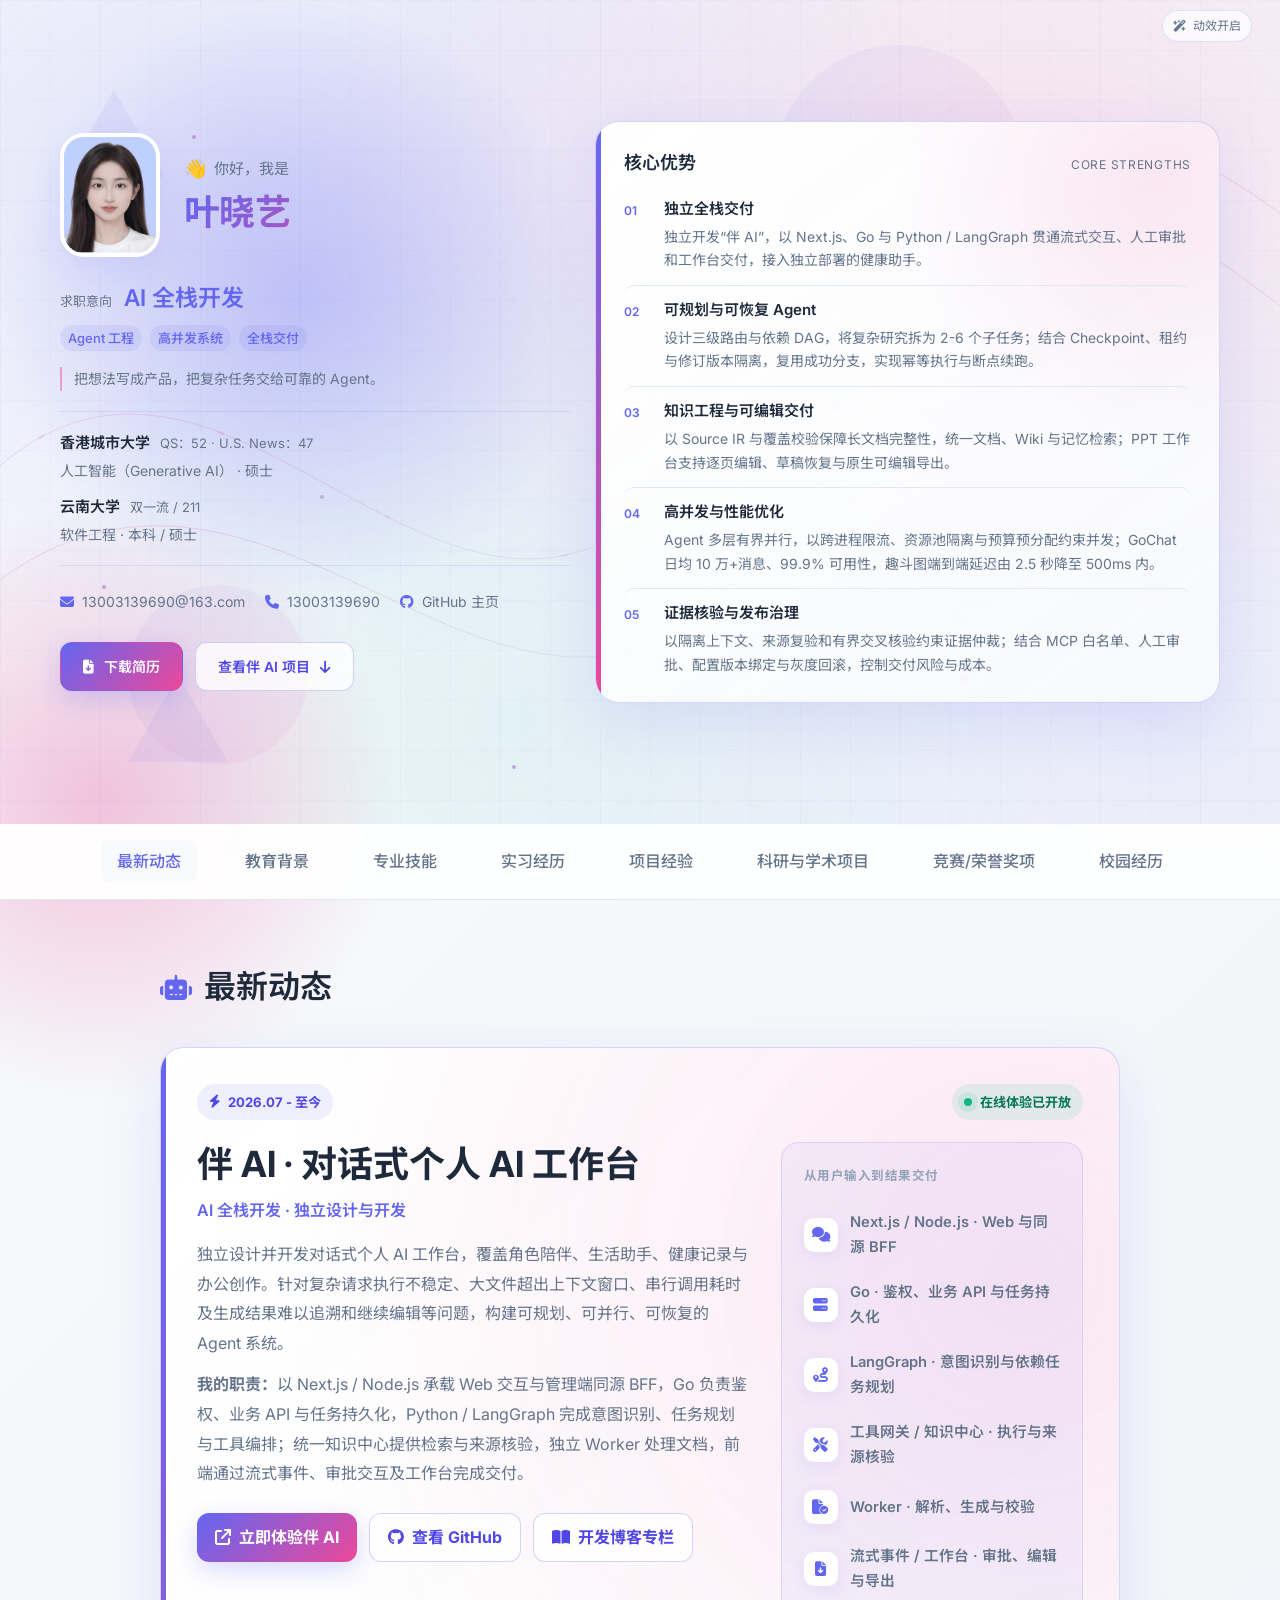
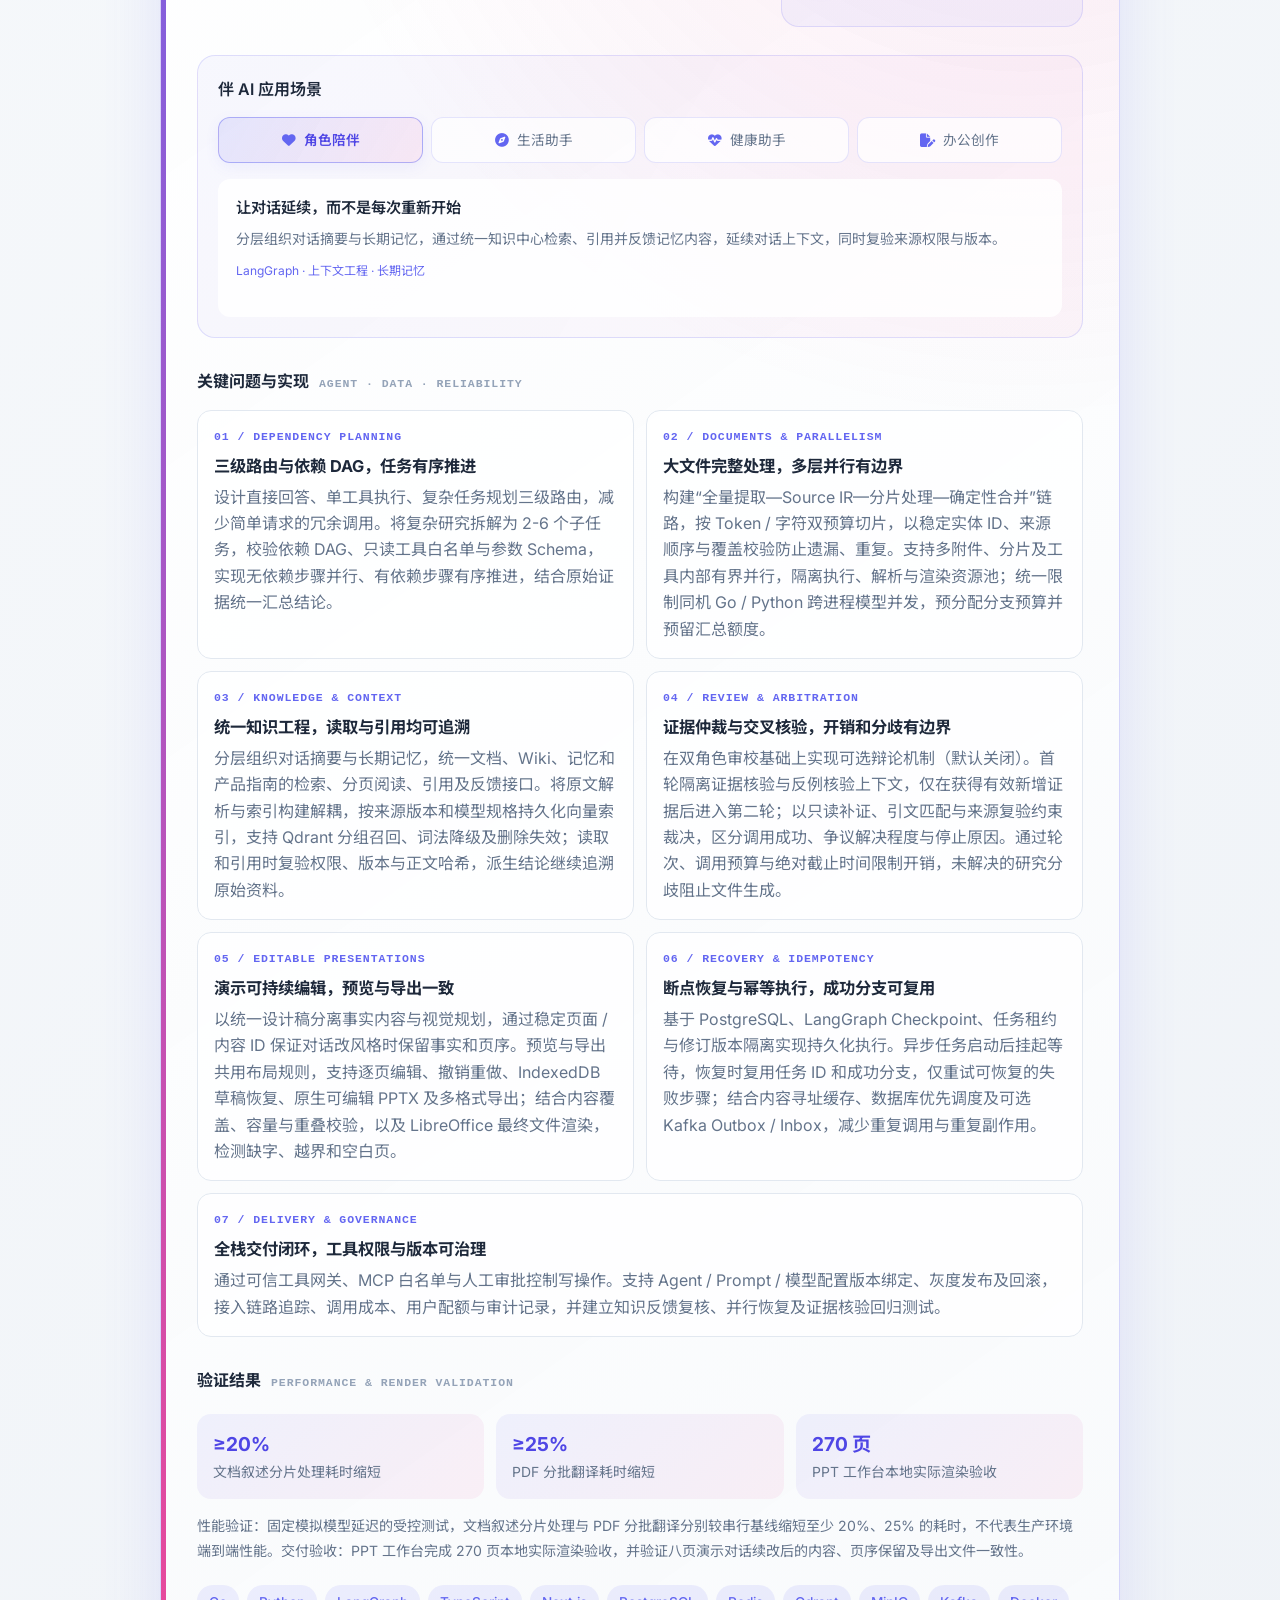
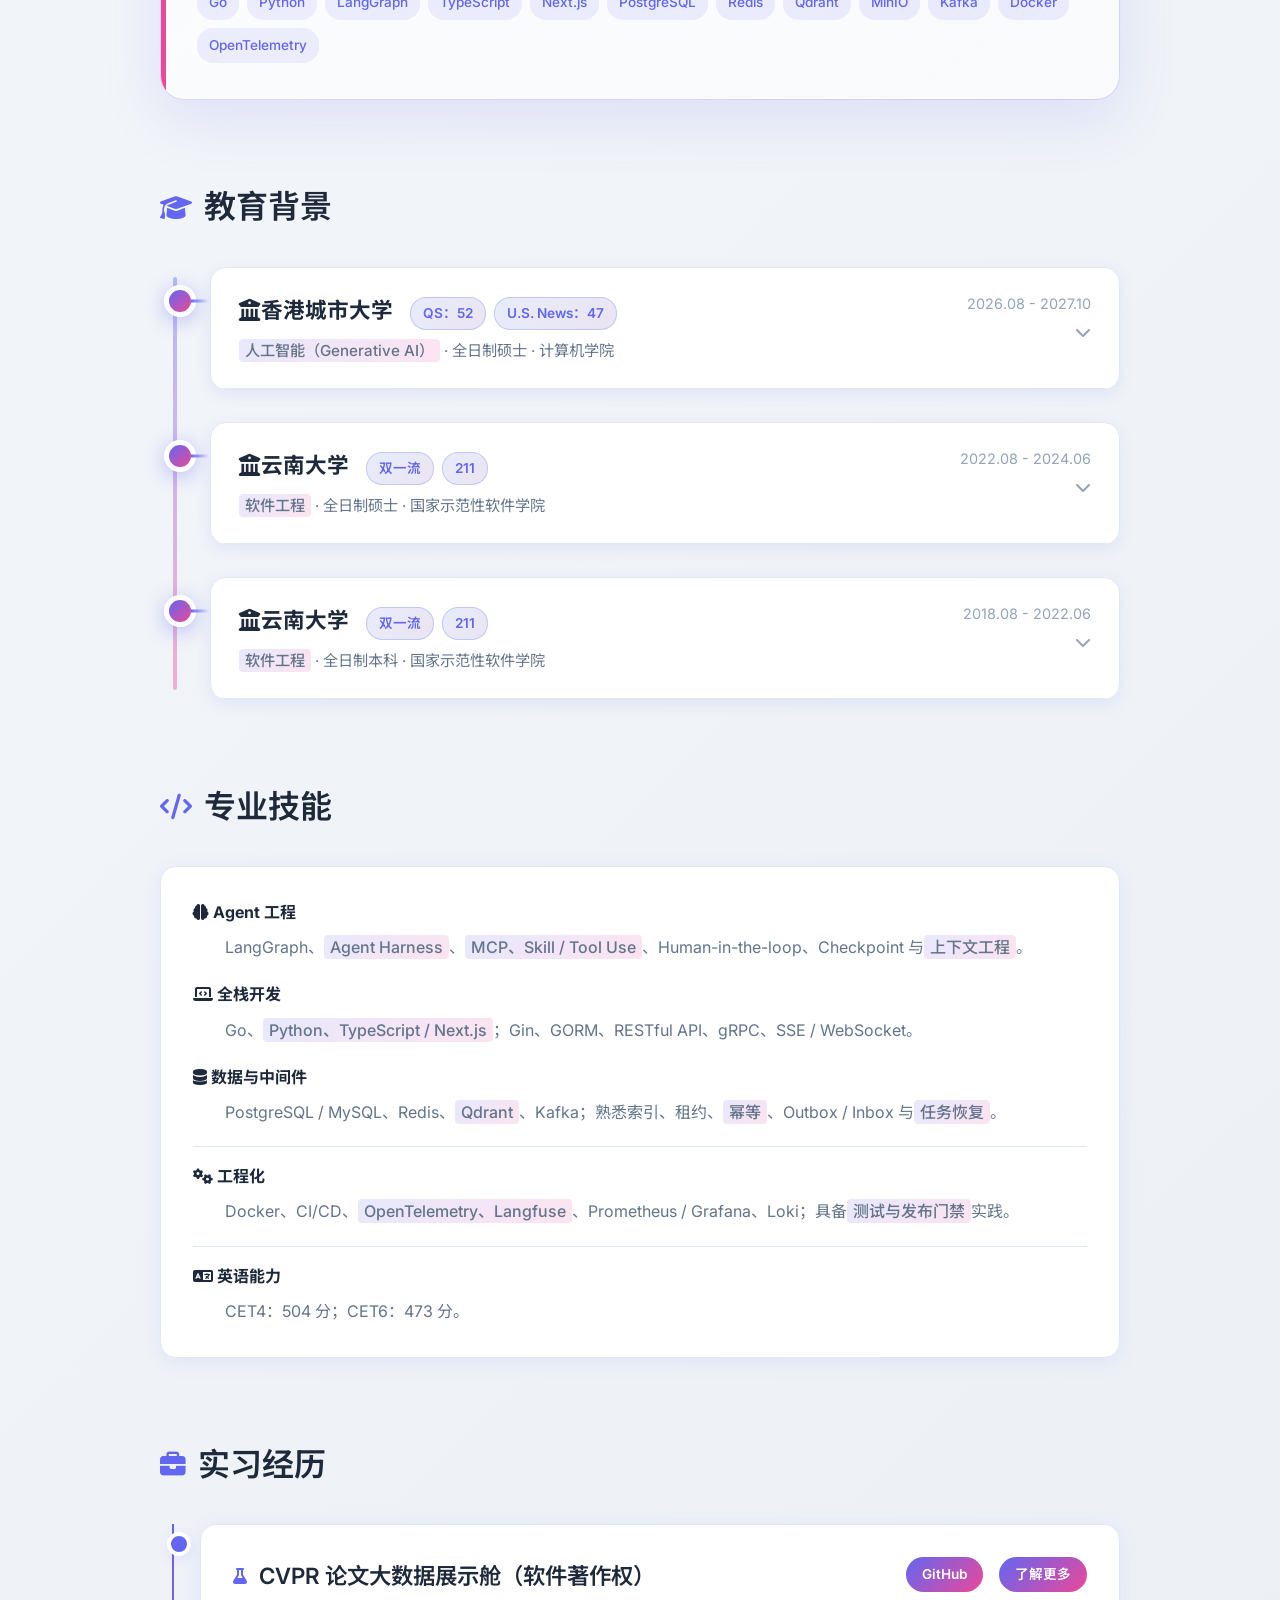
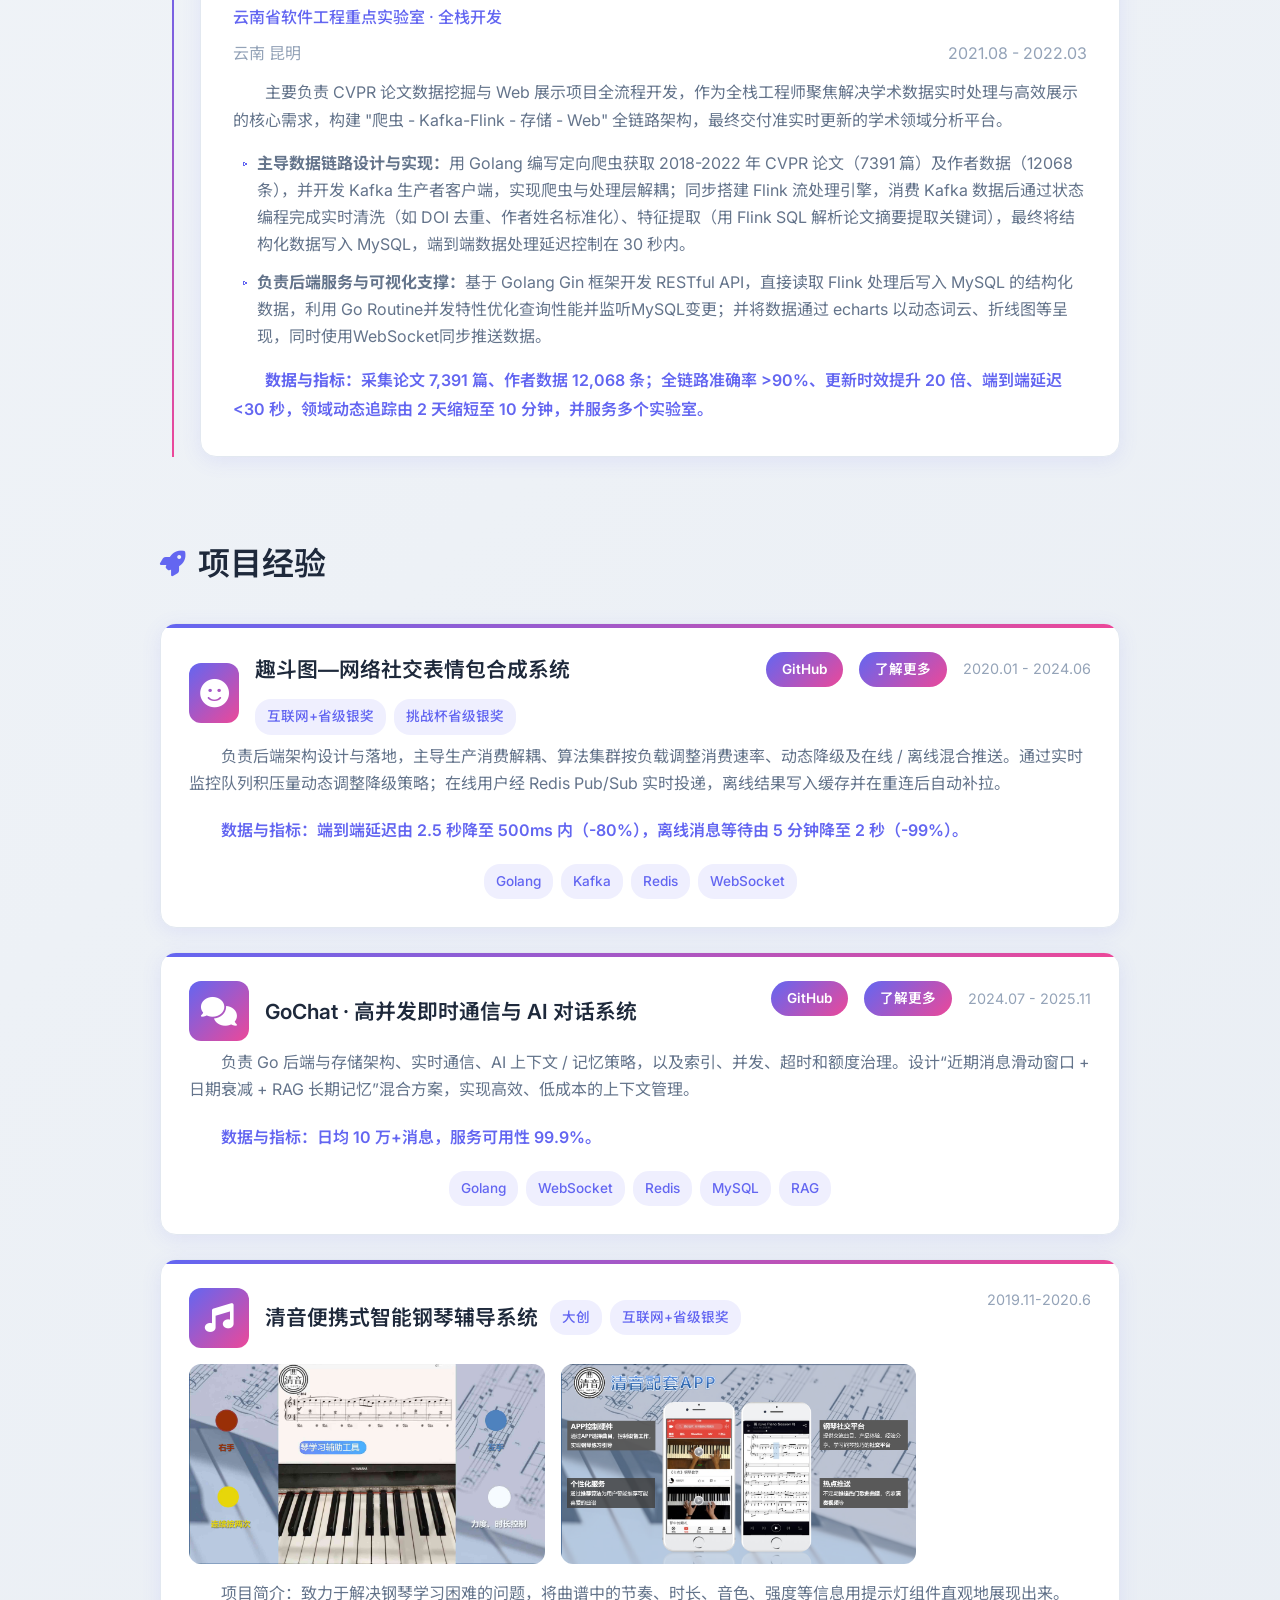
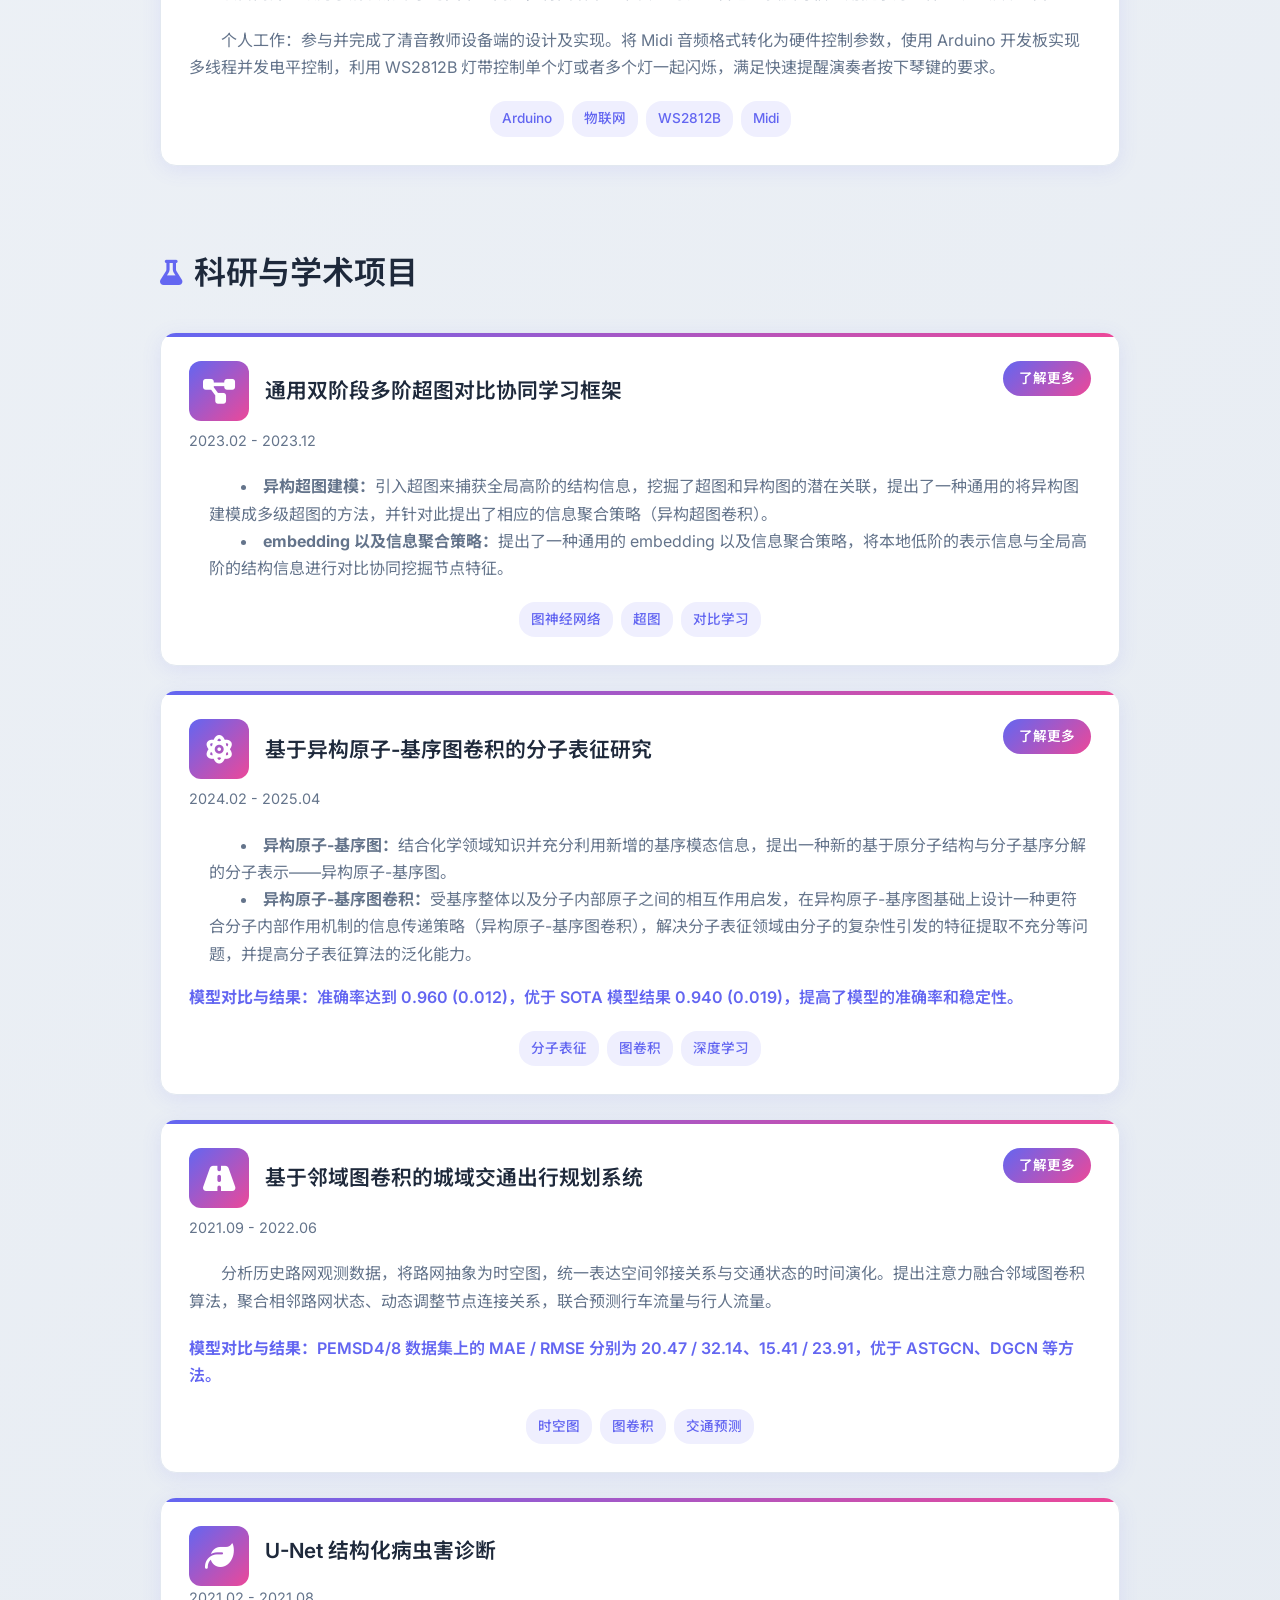
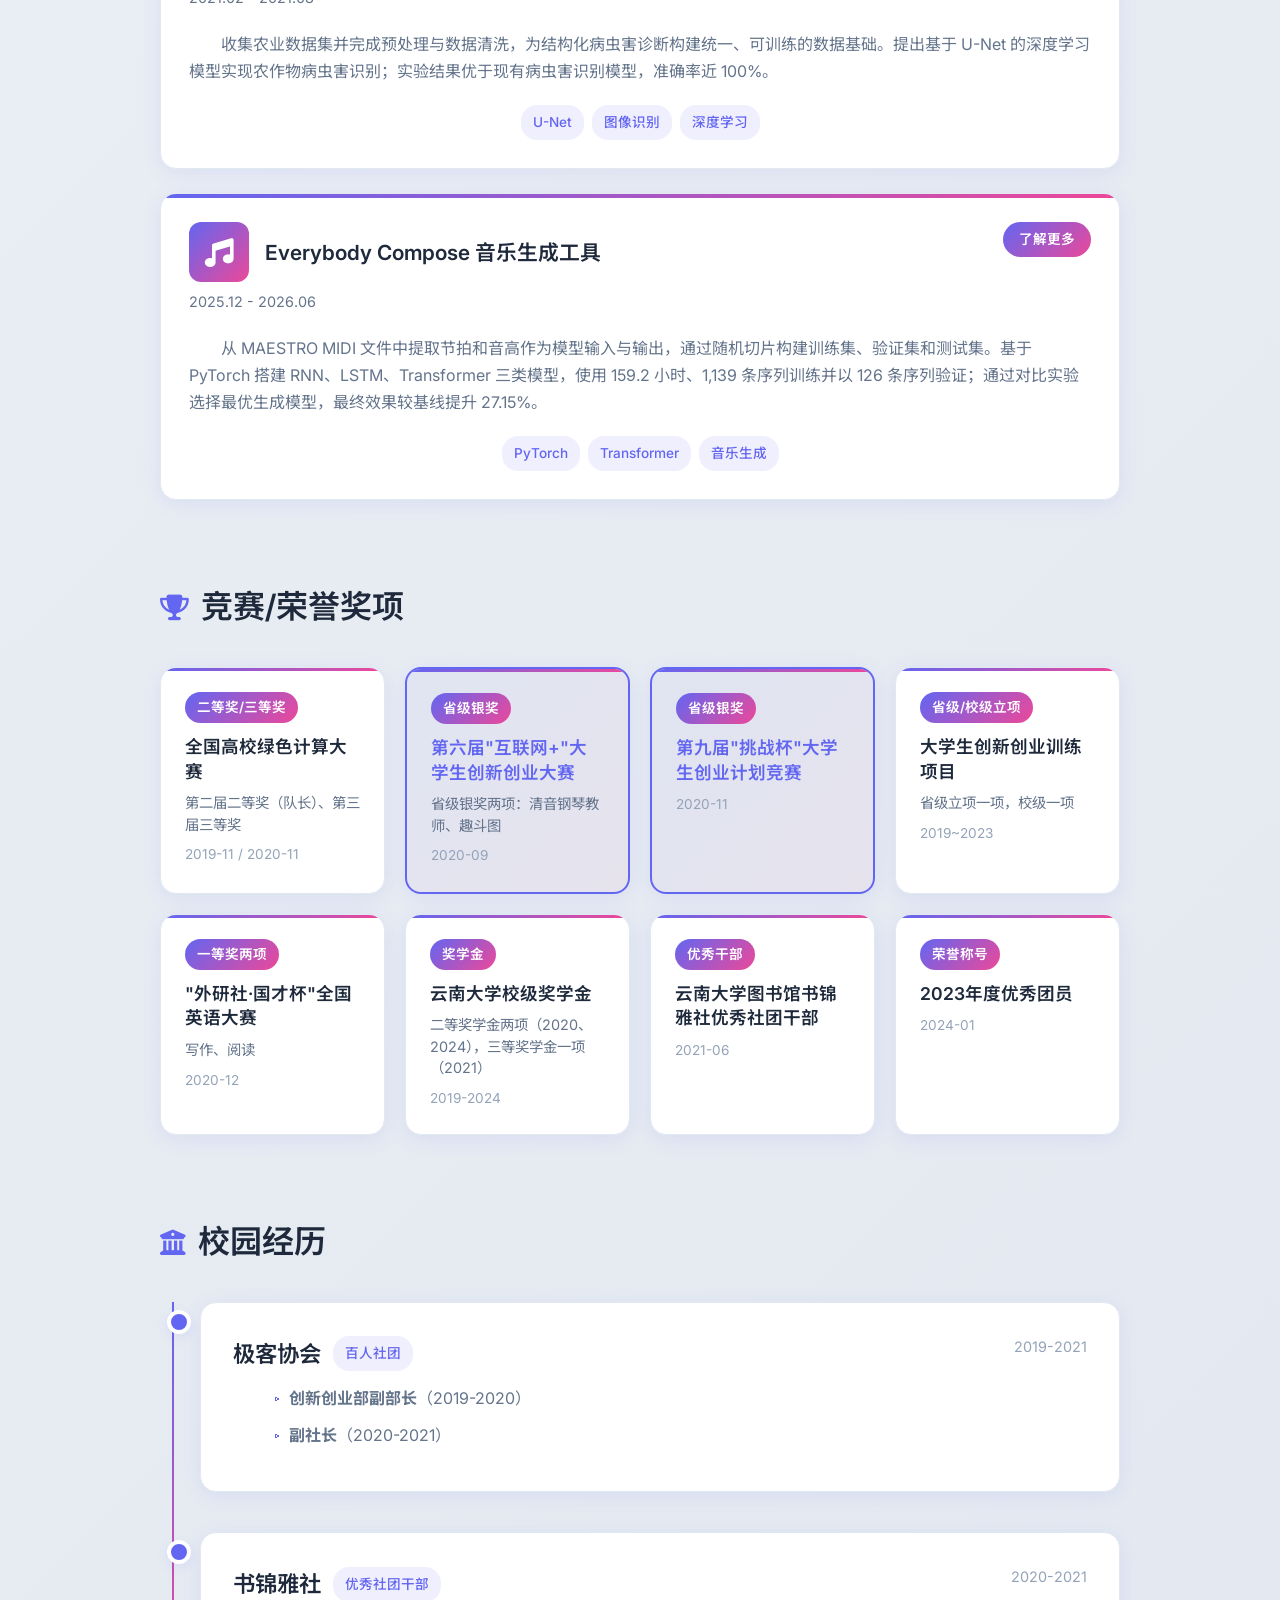
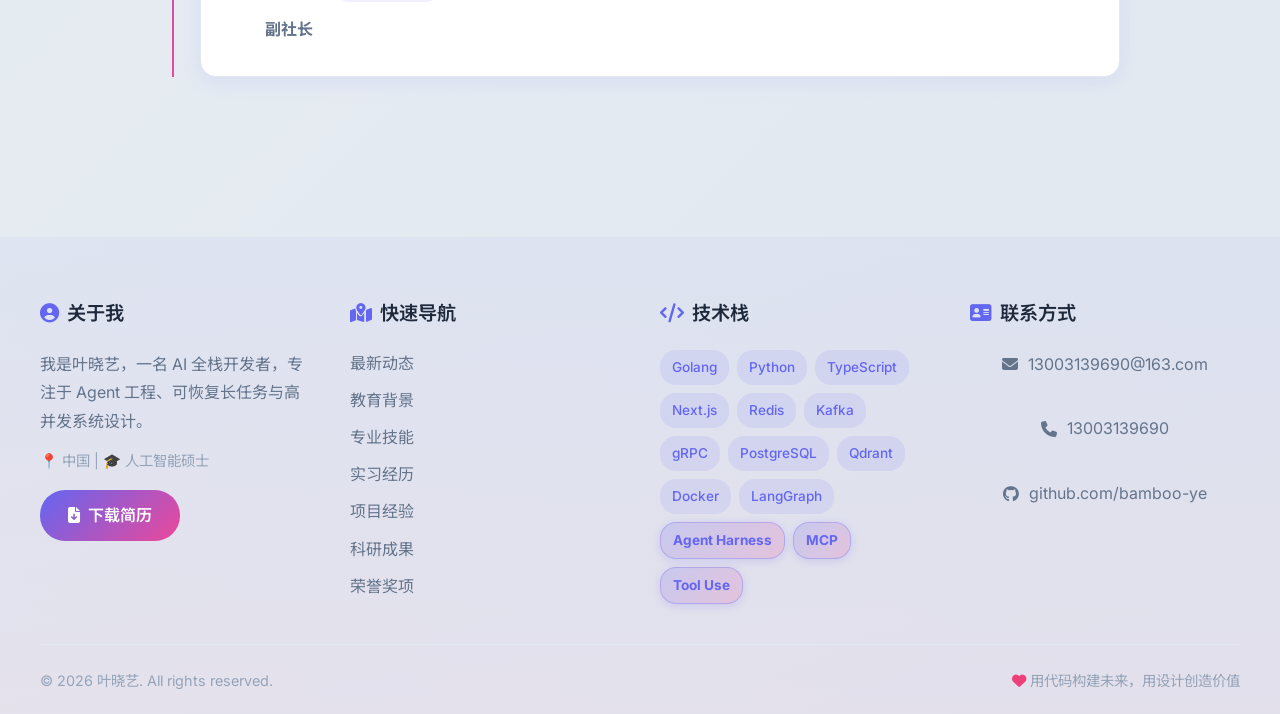
<file: resume.html>
<!DOCTYPE html>
<html lang="zh-CN">
<head>
    <meta charset="UTF-8">
    <meta name="viewport" content="width=device-width, initial-scale=1.0">
    <title>叶晓艺 - AI 全栈开发</title>
    <link rel="canonical" href="https://bamboo-ye.github.io/cv-ye/">
    <script>
        window.location.replace('./' + window.location.search + window.location.hash);
    </script>
    <noscript><meta http-equiv="refresh" content="0; url=./"></noscript>
</head>
<body>
    <p>正在打开最新的在线简历。<a href="./">查看叶晓艺的 AI 全栈开发简历</a></p>
</body>
</html>
</file>
<file: resume-enhancements.css>
/* Motion and product storytelling, layered over the existing resume theme. */
.hero-content {
    position: relative;
    z-index: 1;
}

.hero-orbits {
    position: absolute;
    inset: 0;
    width: 100%;
    height: 100%;
    overflow: hidden;
    pointer-events: none;
    opacity: 0.35;
}

.hero-orbits path {
    fill: none;
    stroke: url(#hero-orbit-ink);
    stroke-width: 1;
    vector-effect: non-scaling-stroke;
}

.hero-orbits .orbit-trace {
    stroke-width: 2;
    stroke-dasharray: 6 180;
}

.hero-caption {
    margin: -8px 0 20px;
    padding-left: 12px;
    border-left: 2px solid rgba(236, 72, 153, 0.45);
    color: var(--text-secondary);
    font-size: 0.875rem;
    line-height: 1.7;
}

.motion-toggle {
    position: absolute;
    top: 10px;
    right: 28px;
    z-index: 2;
    display: inline-flex;
    align-items: center;
    gap: 6px;
    min-height: 32px;
    padding: 5px 10px;
    border: 1px solid rgba(99, 102, 241, 0.18);
    border-radius: 999px;
    background: rgba(255, 255, 255, 0.72);
    color: var(--text-secondary);
    font: inherit;
    font-size: 0.75rem;
    cursor: pointer;
}

.motion-toggle[hidden] { display: none; }
.motion-toggle:hover { color: var(--primary-dark); }
.motion-toggle:disabled { cursor: default; }
.motion-toggle:focus-visible,
.scene-tab:focus-visible,
.scene-panel:focus-visible {
    outline: 3px solid var(--primary);
    outline-offset: 3px;
}

.reading-progress {
    position: fixed;
    inset: 0 0 auto;
    z-index: 1100;
    height: 3px;
    background: linear-gradient(90deg, var(--primary), var(--secondary), #4ecdc4);
    transform: scaleX(var(--reading-progress, 0));
    transform-origin: left;
    pointer-events: none;
}

.hero-portrait { position: relative; }
.hero-portrait::after {
    content: '';
    position: absolute;
    inset: -20% -65%;
    background: linear-gradient(115deg, transparent 35%, rgba(255, 255, 255, 0.42) 50%, transparent 65%);
    transform: translateX(-100%);
    pointer-events: none;
}

.hero-name { background-size: 200% 200%; }
.hero-strengths > * { position: relative; z-index: 1; }
.hero-strengths::after {
    content: '';
    position: absolute;
    inset: 0;
    z-index: 0;
    background: radial-gradient(260px circle at var(--spot-x, 50%) var(--spot-y, 30%), rgba(99, 102, 241, 0.12), transparent 75%);
    opacity: 0;
    pointer-events: none;
}

.hero-strength-list li { border-radius: 10px; }
.hero-button { position: relative; overflow: hidden; }
.hero-button::after {
    content: '';
    position: absolute;
    inset: -30% -70%;
    background: linear-gradient(110deg, transparent 40%, rgba(255, 255, 255, 0.3) 50%, transparent 60%);
    transform: translateX(-100%);
    pointer-events: none;
}

.scene-showcase {
    margin-top: 28px;
    padding: 20px;
    border: 1px solid rgba(99, 102, 241, 0.18);
    border-radius: 18px;
    background: linear-gradient(120deg, rgba(99, 102, 241, 0.045), rgba(236, 72, 153, 0.04));
}

.scene-heading {
    display: flex;
    flex-wrap: wrap;
    align-items: baseline;
    gap: 6px 12px;
    margin-bottom: 14px;
}

.scene-heading h4 { font-size: 1rem; font-weight: 600; }
.scene-heading span { font-size: 0.8rem; color: var(--text-secondary); }
.scene-tabs { display: none; }
.scene-showcase[data-enhanced="true"] .scene-tabs {
    display: grid;
    grid-template-columns: repeat(4, minmax(0, 1fr));
    gap: 8px;
    margin-bottom: 16px;
}

.scene-tab {
    display: flex;
    align-items: center;
    justify-content: center;
    gap: 8px;
    min-height: 46px;
    padding: 10px 8px;
    border: 1px solid rgba(99, 102, 241, 0.16);
    border-radius: 12px;
    background: rgba(255, 255, 255, 0.7);
    color: var(--text-secondary);
    font: inherit;
    font-size: 0.85rem;
    cursor: pointer;
}

.scene-tab i { color: var(--primary); }
.scene-tab[aria-selected="true"] {
    border-color: rgba(99, 102, 241, 0.45);
    color: var(--primary-dark);
    background: linear-gradient(120deg, rgba(99, 102, 241, 0.13), rgba(236, 72, 153, 0.09));
    box-shadow: 0 4px 14px rgba(99, 102, 241, 0.08);
    font-weight: 600;
}

.scene-panel {
    padding: 16px 18px;
    border-radius: 12px;
    background: rgba(255, 255, 255, 0.82);
}
.scene-panel + .scene-panel { margin-top: 10px; }
.scene-showcase[data-enhanced="true"] .scene-panel { margin-top: 0; min-height: 138px; }
.scene-panel[hidden] { display: none; }
.scene-panel h5 { margin-bottom: 6px; font-size: 0.95rem; font-weight: 600; }
.scene-panel p { color: var(--text-secondary); font-size: 0.875rem; line-height: 1.75; }
.scene-panel .scene-stack { margin-top: 8px; color: var(--primary); font-size: 0.75rem; }

@keyframes hero-enter {
    from { opacity: 0; transform: translateY(14px); }
    to { opacity: 1; transform: translateY(0); }
}
@keyframes ink-flow {
    0%, 100% { background-position: 0% 50%; }
    50% { background-position: 100% 50%; }
}
@keyframes portrait-light {
    0%, 65% { transform: translateX(-100%); }
    90%, 100% { transform: translateX(100%); }
}
@keyframes orbit-flow { to { stroke-dashoffset: -744; } }

@media (prefers-reduced-motion: no-preference) {
    .hero-intro > * { animation: hero-enter 0.6s ease both; }
    .hero-intro > :nth-child(2) { animation-delay: 0.06s; }
    .hero-intro > :nth-child(3) { animation-delay: 0.12s; }
    .hero-intro > :nth-child(4) { animation-delay: 0.18s; }
    .hero-intro > :nth-child(5) { animation-delay: 0.24s; }
    .hero-intro > :nth-child(6) { animation-delay: 0.3s; }
    .hero-intro > :nth-child(7) { animation-delay: 0.36s; }
    .hero-strengths { animation: hero-enter 0.7s 0.15s ease both; }
    .hero-strength-list li { animation: hero-enter 0.55s 0.25s ease both; }
    .hero-strength-list li:nth-child(2) { animation-delay: 0.32s; }
    .hero-strength-list li:nth-child(3) { animation-delay: 0.39s; }
    .hero-strength-list li:nth-child(4) { animation-delay: 0.46s; }
    .hero-strength-list li:nth-child(5) { animation-delay: 0.53s; }
    .hero-name { animation: ink-flow 9s ease-in-out infinite; }
    .hero-portrait::after { animation: portrait-light 8s ease-in-out infinite; }
    .orbit-trace { animation: orbit-flow 28s linear infinite; }
    .scene-panel:not([hidden]) { animation: hero-enter 0.25s ease both; }
}

@media (hover: hover) and (pointer: fine) {
    .hero-strength-list li,
    .hero-focus span,
    .scene-tab { transition: background 0.2s ease, transform 0.2s ease; }
    .hero-strength-list li:hover { background: rgba(99, 102, 241, 0.045); }
    .hero-focus span:hover,
    .scene-tab:hover { transform: translateY(-2px); }
    .hero-strengths::after { transition: opacity 0.25s ease; }
    .hero-strengths:hover::after { opacity: 1; }
    .hero-button:hover::after { animation: portrait-light 0.75s ease; }
}

/* Paused animation must never leave the existing reveal cards invisible. */
html[data-motion="off"] *,
html[data-motion="off"] *::before,
html[data-motion="off"] *::after {
    animation: none !important;
    transition: none !important;
    scroll-behavior: auto !important;
}
html[data-motion="off"] :is(.card, .skill-category, .project-card, .timeline-item, .hero-intro > *, .hero-strengths, .hero-strength-list li, .scene-panel) {
    opacity: 1 !important;
    transform: none !important;
}
html[data-motion="off"] :is(.hero-focus span, .scene-tab, .hero-button, .latest-button, .latest-highlight, .project-button, .back-to-top, .edu-card, .award-card, .cta-btn, .social-link, .contact-item):hover { transform: none !important; }
html[data-motion="off"] .hero-strengths::after { opacity: 0; }

@media (prefers-reduced-motion: reduce) {
    *, *::before, *::after { animation: none !important; transition: none !important; scroll-behavior: auto !important; }
    :is(.card, .skill-category, .project-card, .timeline-item) { opacity: 1 !important; transform: none !important; }
    :is(.hero-focus span, .scene-tab, .hero-button, .latest-button, .latest-highlight, .project-button, .back-to-top, .edu-card, .award-card, .cta-btn, .social-link, .contact-item):hover { transform: none !important; }
    .hero-strengths::after { opacity: 0; }
}

@media (max-width: 520px) {
    .motion-toggle { top: 6px; right: 20px; }
    .hero-orbits { opacity: 0.2; }
    .scene-showcase { padding: 14px; }
    .scene-showcase[data-enhanced="true"] .scene-tabs { grid-template-columns: repeat(2, minmax(0, 1fr)); }
    .scene-tab { gap: 6px; font-size: 0.8125rem; }
    .scene-panel { padding: 14px; }
    .scene-showcase[data-enhanced="true"] .scene-panel { min-height: 232px; }
}
</file>
<file: blog.css>
:root {
    --ink: #172033;
    --muted: #64748b;
    --paper: #f7f8fc;
    --surface: rgba(255, 255, 255, 0.9);
    --line: #e2e8f0;
    --brand: #635bff;
    --brand-dark: #4338ca;
    --accent: #ec4899;
    --green: #0f9f76;
    --code: #111827;
    --shadow: 0 18px 60px rgba(70, 69, 118, 0.12);
}

* {
    box-sizing: border-box;
}

html {
    scroll-behavior: smooth;
}

body {
    margin: 0;
    color: var(--ink);
    background:
        radial-gradient(circle at 8% 4%, rgba(99, 91, 255, 0.12), transparent 24rem),
        radial-gradient(circle at 94% 16%, rgba(236, 72, 153, 0.09), transparent 25rem),
        var(--paper);
    font-family: -apple-system, BlinkMacSystemFont, "Segoe UI", "PingFang SC", "Microsoft YaHei", sans-serif;
    font-size: 17px;
    line-height: 1.82;
}

a {
    color: var(--brand-dark);
    text-underline-offset: 3px;
}

.site-header {
    position: sticky;
    top: 0;
    z-index: 20;
    border-bottom: 1px solid rgba(226, 232, 240, 0.86);
    background: rgba(247, 248, 252, 0.86);
    backdrop-filter: blur(14px);
}

.header-inner {
    width: min(1120px, calc(100% - 40px));
    min-height: 64px;
    margin: 0 auto;
    display: flex;
    align-items: center;
    justify-content: space-between;
    gap: 24px;
}

.brand-link,
.header-nav a {
    color: var(--ink);
    font-size: 0.9rem;
    font-weight: 700;
    text-decoration: none;
}

.brand-link {
    display: inline-flex;
    align-items: center;
    gap: 9px;
}

.brand-mark {
    width: 30px;
    height: 30px;
    display: inline-grid;
    place-items: center;
    border-radius: 9px;
    color: white;
    background: linear-gradient(135deg, var(--brand), var(--accent));
    box-shadow: 0 7px 20px rgba(99, 91, 255, 0.25);
}

.header-nav {
    display: flex;
    align-items: center;
    gap: 18px;
}

.header-nav a:hover {
    color: var(--brand);
}

.hero {
    width: min(1120px, calc(100% - 40px));
    margin: 0 auto;
    padding: 84px 0 58px;
}

.eyebrow {
    display: inline-flex;
    align-items: center;
    gap: 8px;
    padding: 7px 12px;
    border: 1px solid rgba(99, 91, 255, 0.18);
    border-radius: 999px;
    color: var(--brand-dark);
    background: rgba(99, 91, 255, 0.08);
    font-size: 0.78rem;
    font-weight: 800;
    letter-spacing: 0.08em;
    text-transform: uppercase;
}

.hero h1 {
    max-width: 900px;
    margin: 22px 0 18px;
    font-size: clamp(2.35rem, 6vw, 4.6rem);
    line-height: 1.08;
    letter-spacing: -0.055em;
}

.hero h1 em {
    color: transparent;
    background: linear-gradient(110deg, var(--brand-dark), var(--accent));
    background-clip: text;
    -webkit-background-clip: text;
    font-style: normal;
}

.hero-lead {
    max-width: 820px;
    margin: 0;
    color: var(--muted);
    font-size: clamp(1.05rem, 2vw, 1.25rem);
}

.hero-meta {
    display: flex;
    flex-wrap: wrap;
    gap: 10px 20px;
    margin-top: 26px;
    color: var(--muted);
    font-size: 0.88rem;
}

.reading-grid {
    width: min(1120px, calc(100% - 40px));
    margin: 0 auto 90px;
    display: grid;
    grid-template-columns: minmax(210px, 260px) minmax(0, 760px);
    gap: 52px;
    align-items: start;
    justify-content: space-between;
}

.toc {
    position: sticky;
    top: 92px;
    padding: 20px;
    border: 1px solid var(--line);
    border-radius: 18px;
    background: var(--surface);
    box-shadow: 0 12px 40px rgba(51, 65, 85, 0.07);
}

.toc-title {
    margin: 0 0 12px;
    color: var(--muted);
    font-size: 0.72rem;
    font-weight: 900;
    letter-spacing: 0.13em;
    text-transform: uppercase;
}

.toc ol {
    margin: 0;
    padding: 0;
    list-style: none;
}

.toc li + li {
    margin-top: 6px;
}

.toc a {
    display: block;
    padding: 7px 9px;
    border-radius: 9px;
    color: var(--muted);
    font-size: 0.84rem;
    font-weight: 650;
    line-height: 1.45;
    text-decoration: none;
}

.toc a:hover {
    color: var(--brand-dark);
    background: rgba(99, 91, 255, 0.07);
}

.toc-next {
    display: block;
    margin-top: 16px;
    padding: 12px;
    border-radius: 12px;
    color: white !important;
    background: linear-gradient(135deg, var(--brand), var(--brand-dark));
    text-align: center;
}

.article {
    min-width: 0;
}

.article > p:first-child {
    margin-top: 0;
    color: #475569;
    font-size: 1.08rem;
}

.article-section {
    scroll-margin-top: 88px;
    margin-bottom: 64px;
}

.section-number {
    display: block;
    margin-bottom: 7px;
    color: var(--brand);
    font-family: ui-monospace, SFMono-Regular, Menlo, monospace;
    font-size: 0.77rem;
    font-weight: 900;
    letter-spacing: 0.13em;
}

.article h2 {
    margin: 0 0 20px;
    font-size: clamp(1.65rem, 3.2vw, 2.35rem);
    line-height: 1.25;
    letter-spacing: -0.025em;
}

.article h3 {
    margin: 32px 0 10px;
    font-size: 1.16rem;
    line-height: 1.45;
}

.article p {
    margin: 0 0 1.2em;
}

.article ul,
.article ol {
    padding-left: 1.35em;
}

.article li {
    margin: 0.45em 0;
}

.article strong {
    color: #111827;
}

.callout {
    margin: 28px 0;
    padding: 22px 24px;
    border: 1px solid rgba(99, 91, 255, 0.18);
    border-left: 4px solid var(--brand);
    border-radius: 0 16px 16px 0;
    background: rgba(99, 91, 255, 0.055);
}

.callout p:last-child {
    margin-bottom: 0;
}

.callout-label {
    margin-bottom: 6px;
    color: var(--brand-dark);
    font-size: 0.78rem;
    font-weight: 900;
    letter-spacing: 0.1em;
    text-transform: uppercase;
}

.flow {
    margin: 28px 0;
    display: grid;
    grid-template-columns: repeat(5, minmax(0, 1fr));
    gap: 9px;
}

.flow-step {
    position: relative;
    min-height: 94px;
    padding: 15px 13px;
    border: 1px solid var(--line);
    border-radius: 14px;
    background: white;
    font-size: 0.78rem;
    font-weight: 800;
    line-height: 1.45;
}

.flow-step span {
    display: block;
    margin-bottom: 7px;
    color: var(--brand);
    font-family: ui-monospace, SFMono-Regular, Menlo, monospace;
    font-size: 0.67rem;
}

.chapter-grid {
    display: grid;
    grid-template-columns: repeat(2, minmax(0, 1fr));
    gap: 15px;
    margin: 28px 0;
}

.chapter-card {
    padding: 22px;
    border: 1px solid var(--line);
    border-radius: 16px;
    background: var(--surface);
    box-shadow: 0 10px 35px rgba(51, 65, 85, 0.055);
}

.chapter-card small {
    color: var(--brand);
    font-family: ui-monospace, SFMono-Regular, Menlo, monospace;
    font-weight: 900;
}

.chapter-card h3 {
    margin: 7px 0 8px;
    font-size: 1.02rem;
}

.chapter-card p {
    margin: 0;
    color: var(--muted);
    font-size: 0.91rem;
    line-height: 1.65;
}

pre {
    margin: 26px 0;
    padding: 22px;
    overflow-x: auto;
    border-radius: 16px;
    color: #dbeafe;
    background: var(--code);
    box-shadow: 0 16px 38px rgba(15, 23, 42, 0.18);
    font-family: ui-monospace, SFMono-Regular, Menlo, Consolas, monospace;
    font-size: 0.82rem;
    line-height: 1.7;
}

code {
    padding: 0.12em 0.34em;
    border-radius: 5px;
    color: #be185d;
    background: rgba(236, 72, 153, 0.08);
    font-family: ui-monospace, SFMono-Regular, Menlo, Consolas, monospace;
    font-size: 0.9em;
}

pre code {
    padding: 0;
    color: inherit;
    background: transparent;
}

.metric-grid {
    display: grid;
    grid-template-columns: repeat(3, minmax(0, 1fr));
    gap: 14px;
    margin: 28px 0;
}

.metric {
    padding: 20px;
    border: 1px solid rgba(99, 91, 255, 0.14);
    border-radius: 16px;
    background: linear-gradient(145deg, rgba(99, 91, 255, 0.08), rgba(236, 72, 153, 0.05));
}

.metric strong {
    display: block;
    color: var(--brand-dark);
    font-size: 1.55rem;
    line-height: 1.2;
}

.metric span {
    color: var(--muted);
    font-size: 0.8rem;
}

.table-wrap {
    margin: 28px 0;
    overflow-x: auto;
    border: 1px solid var(--line);
    border-radius: 16px;
    background: white;
}

table {
    width: 100%;
    border-collapse: collapse;
    font-size: 0.85rem;
    line-height: 1.55;
}

th,
td {
    padding: 14px 16px;
    border-bottom: 1px solid var(--line);
    text-align: left;
    vertical-align: top;
}

th {
    color: var(--brand-dark);
    background: rgba(99, 91, 255, 0.065);
    font-size: 0.76rem;
    letter-spacing: 0.02em;
}

tr:last-child td {
    border-bottom: 0;
}

.next-article {
    margin-top: 72px;
    padding: 30px;
    border-radius: 22px;
    color: white;
    background:
        radial-gradient(circle at 90% 10%, rgba(236, 72, 153, 0.42), transparent 12rem),
        linear-gradient(135deg, #312e81, #4338ca);
    box-shadow: var(--shadow);
}

.next-article small {
    color: #c7d2fe;
    font-weight: 800;
    letter-spacing: 0.1em;
    text-transform: uppercase;
}

.next-article h2 {
    margin: 10px 0;
    color: white;
}

.next-article p {
    color: #e0e7ff;
}

.next-article a {
    display: inline-block;
    margin-top: 4px;
    padding: 10px 16px;
    border-radius: 10px;
    color: #312e81;
    background: white;
    font-size: 0.9rem;
    font-weight: 900;
    text-decoration: none;
}

.site-footer {
    padding: 32px 20px 44px;
    border-top: 1px solid var(--line);
    color: var(--muted);
    text-align: center;
    font-size: 0.82rem;
}

@media (max-width: 840px) {
    .reading-grid {
        display: block;
    }

    .toc {
        position: static;
        margin-bottom: 44px;
    }

    .toc ol {
        display: grid;
        grid-template-columns: repeat(2, minmax(0, 1fr));
        gap: 4px;
    }

    .flow {
        grid-template-columns: repeat(2, minmax(0, 1fr));
    }
}

@media (max-width: 600px) {
    body {
        font-size: 16px;
    }

    .header-inner,
    .hero,
    .reading-grid {
        width: min(100% - 28px, 1120px);
    }

    .header-nav a:first-child {
        display: none;
    }

    .hero {
        padding: 58px 0 42px;
    }

    .hero h1 {
        letter-spacing: -0.04em;
    }

    .toc ol,
    .chapter-grid,
    .metric-grid,
    .flow {
        grid-template-columns: 1fr;
    }

    .article-section {
        margin-bottom: 52px;
    }

    .callout,
    .next-article {
        padding: 20px;
    }
}

@media print {
    .site-header,
    .toc,
    .next-article,
    .site-footer {
        display: none;
    }

    body {
        background: white;
    }

    .hero,
    .reading-grid {
        width: 100%;
        display: block;
    }

    .hero {
        padding: 20px 0 40px;
    }

    .article-section {
        break-inside: avoid;
    }
}
</file>
